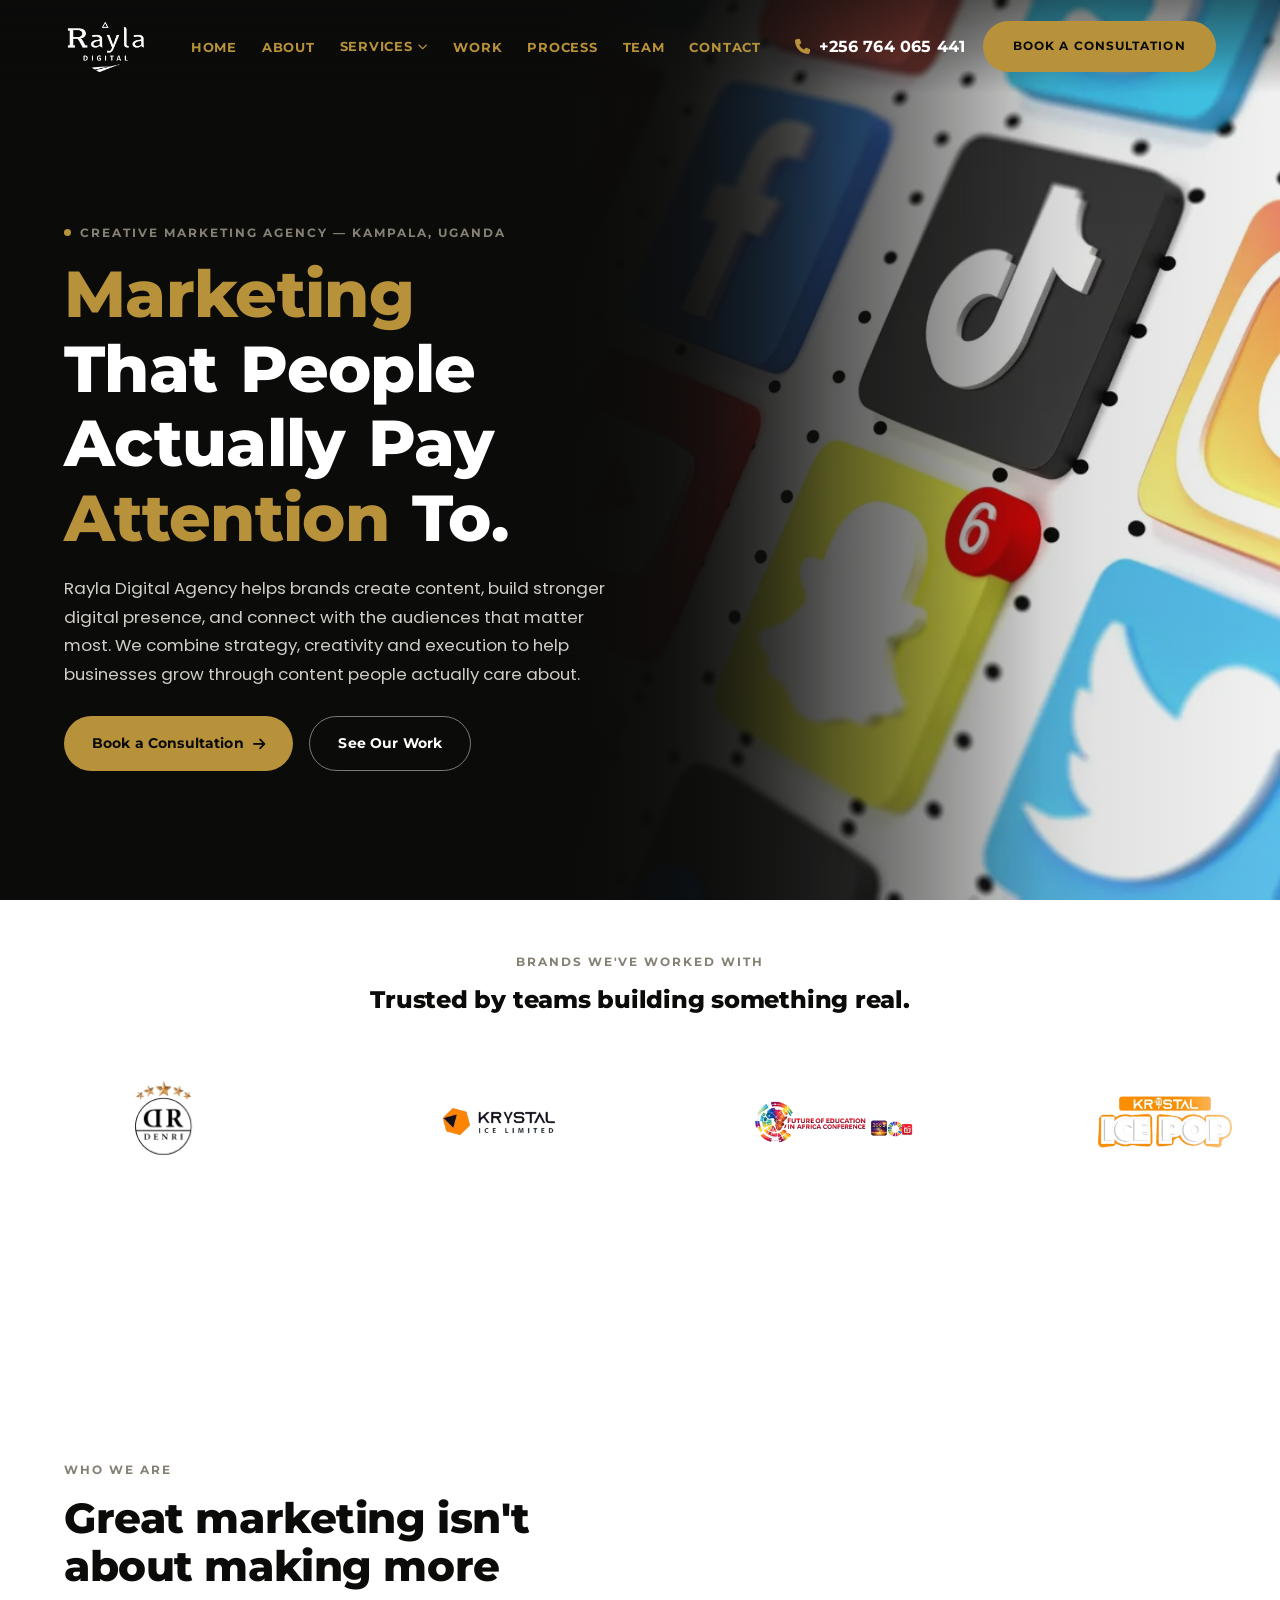
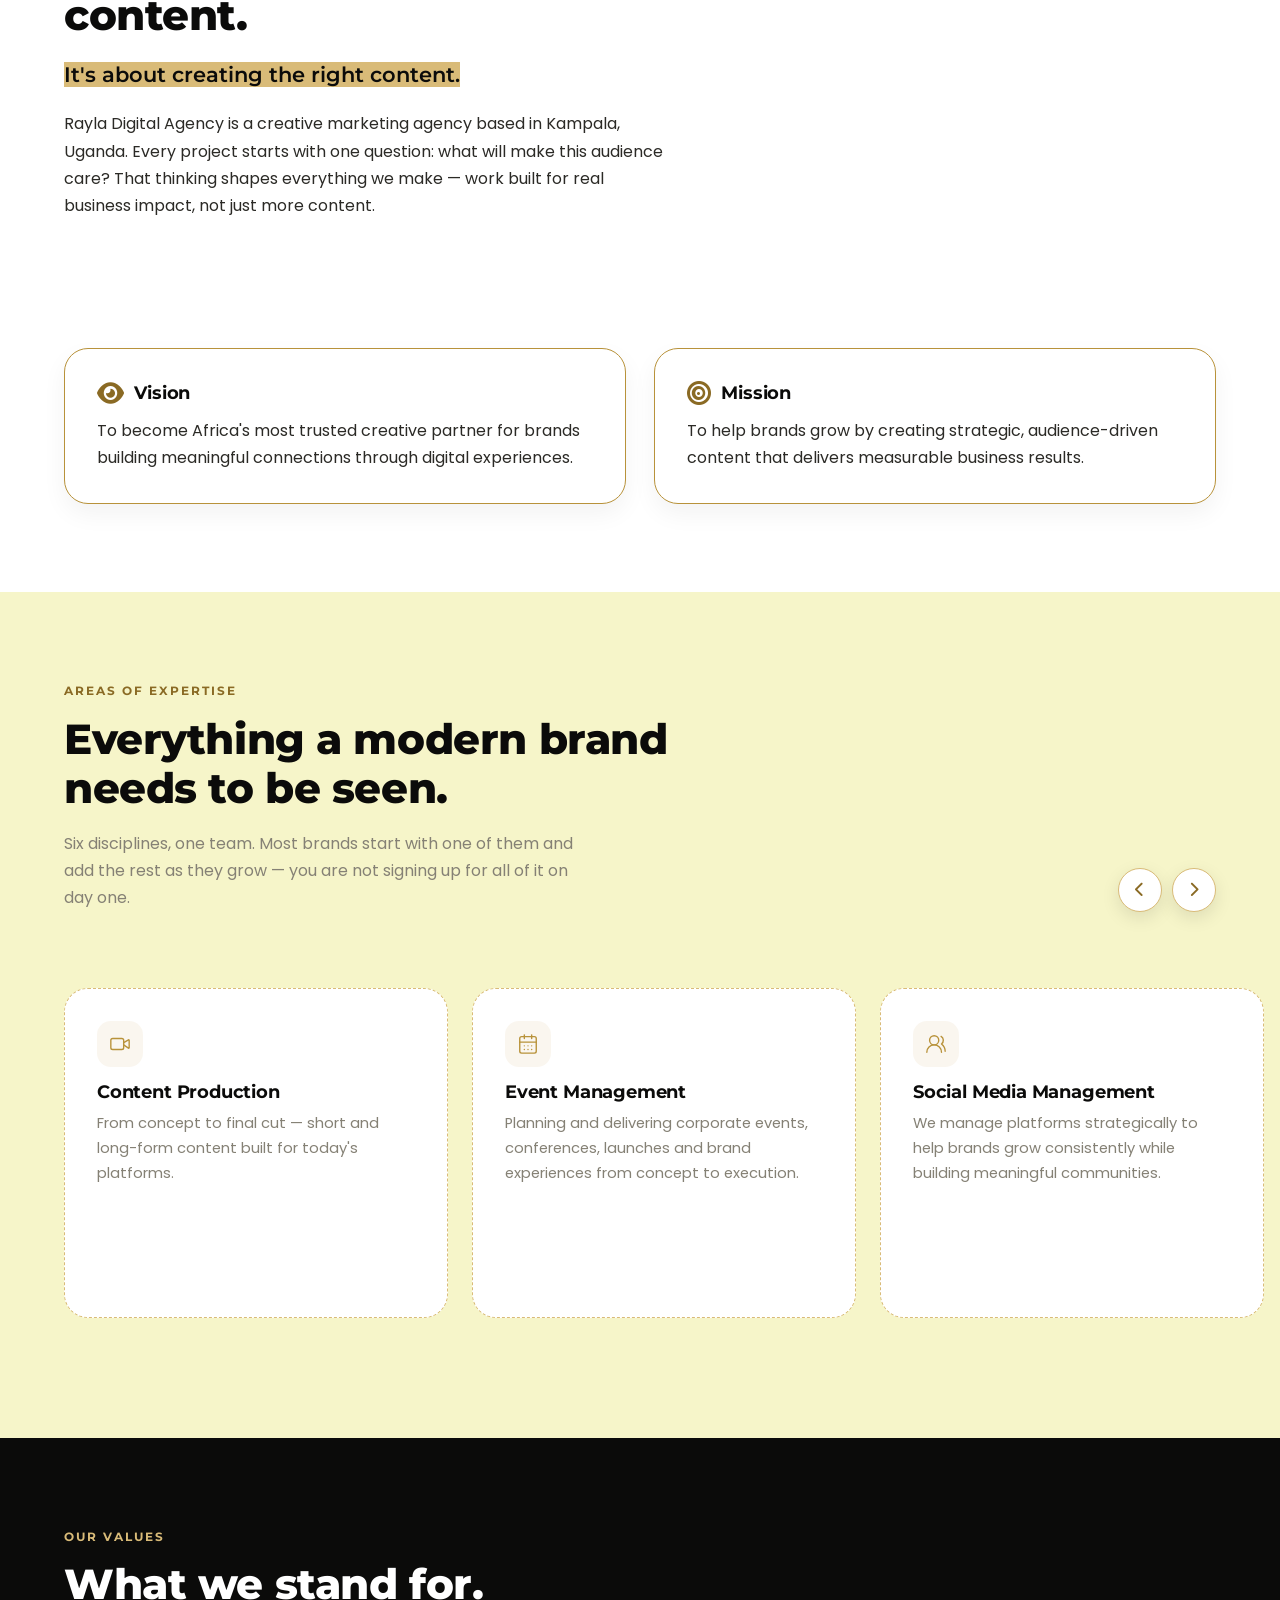
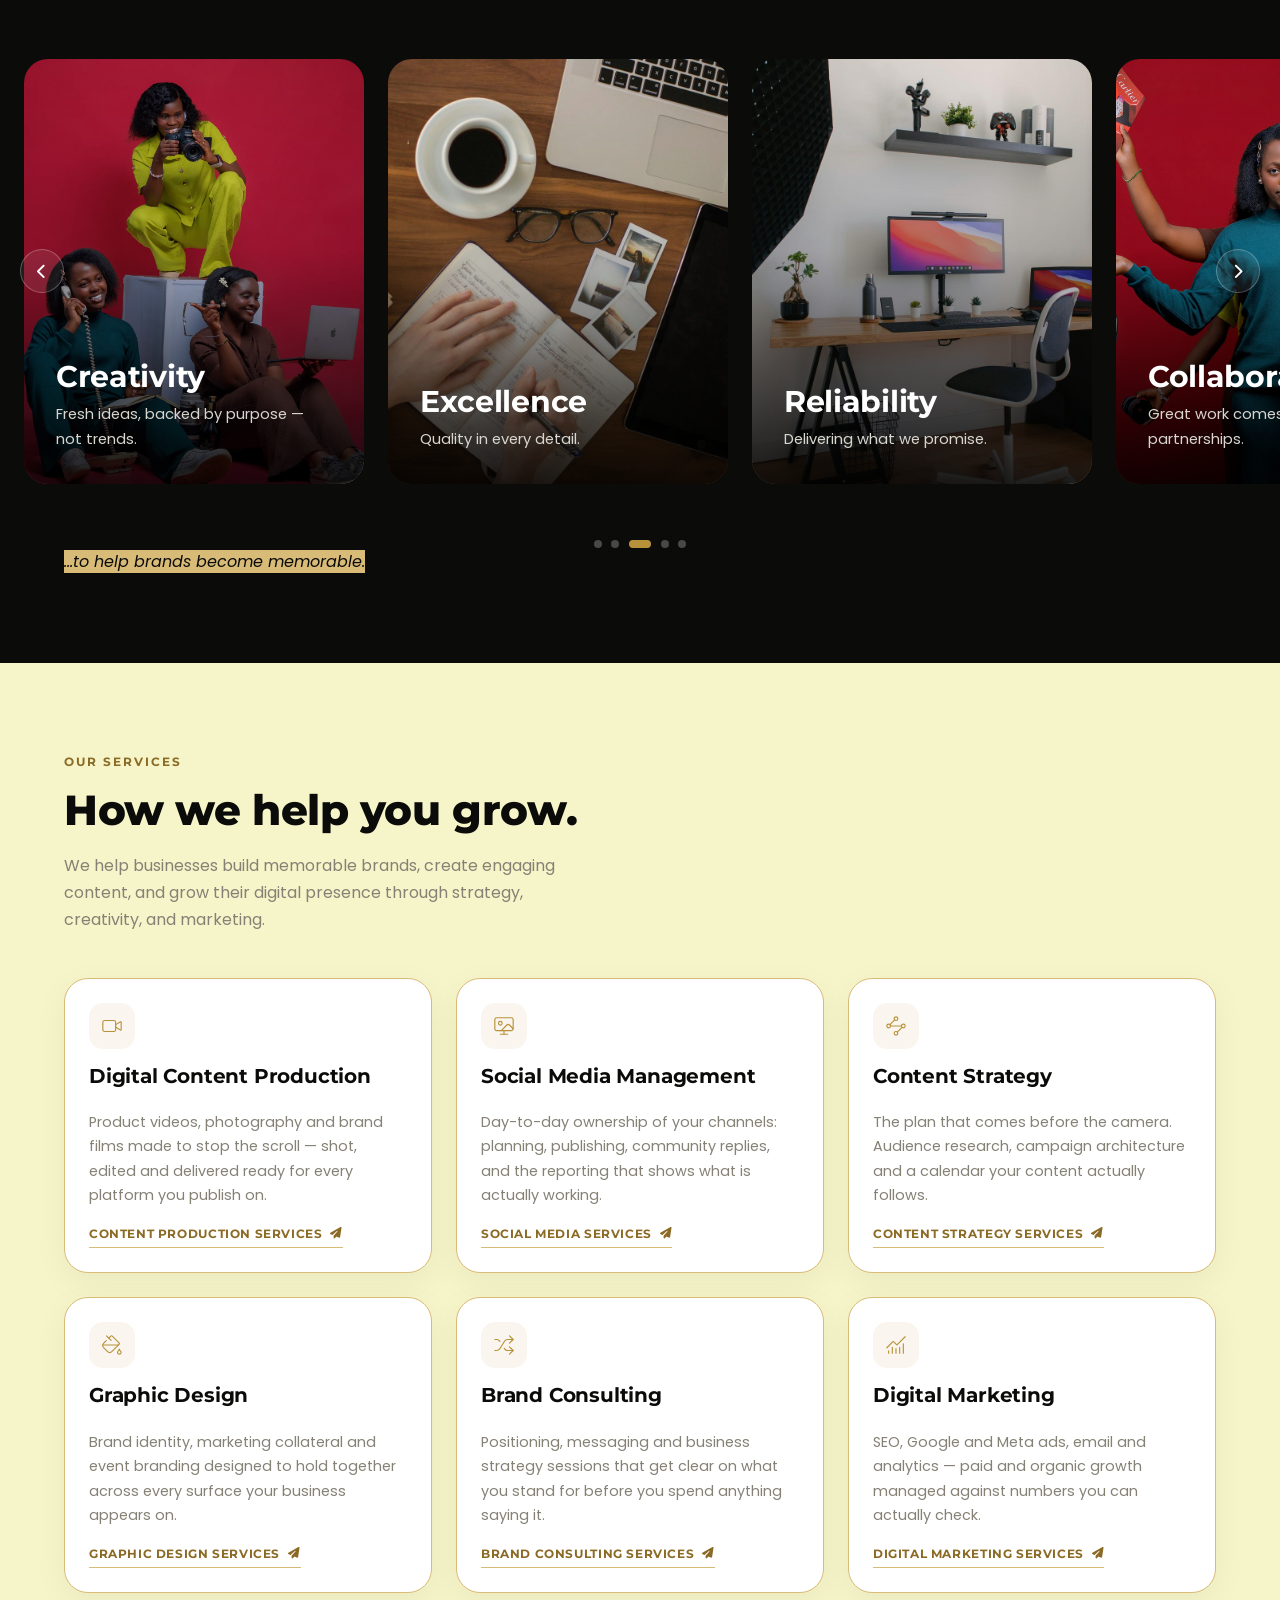
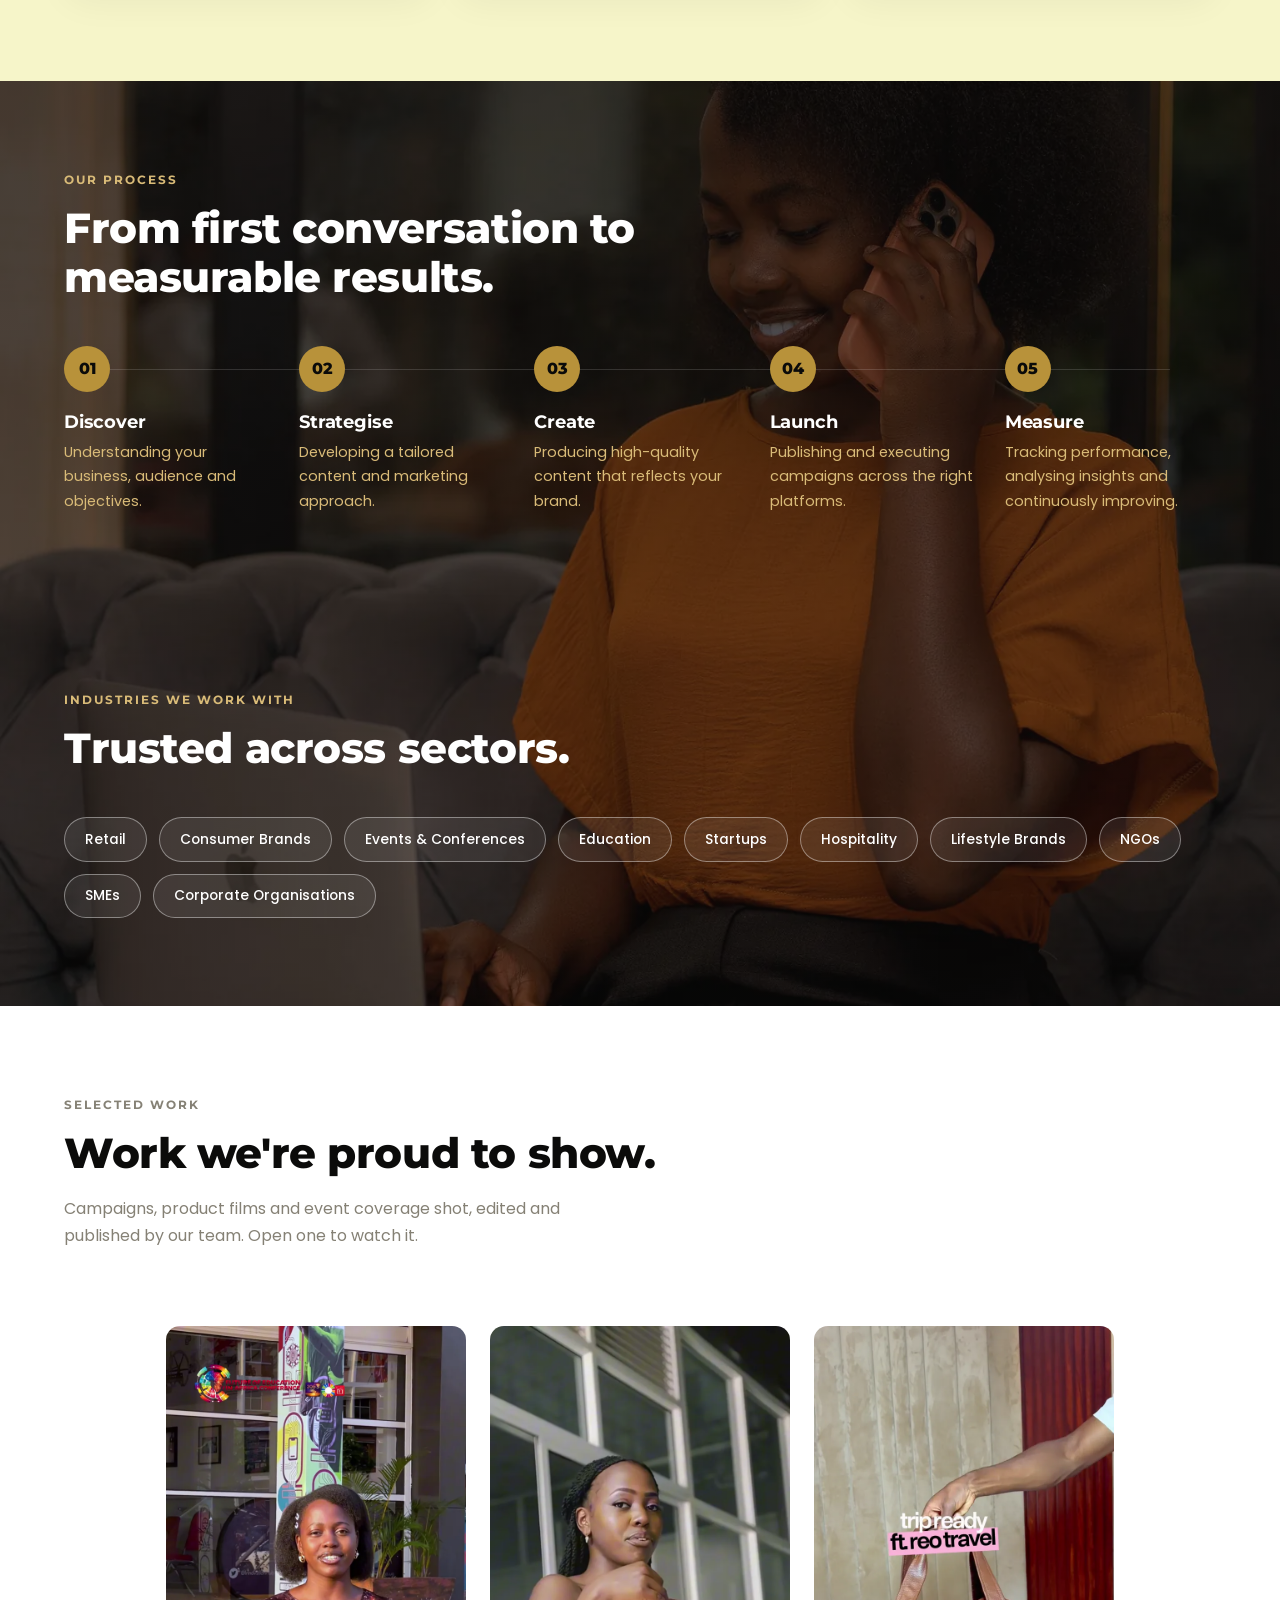
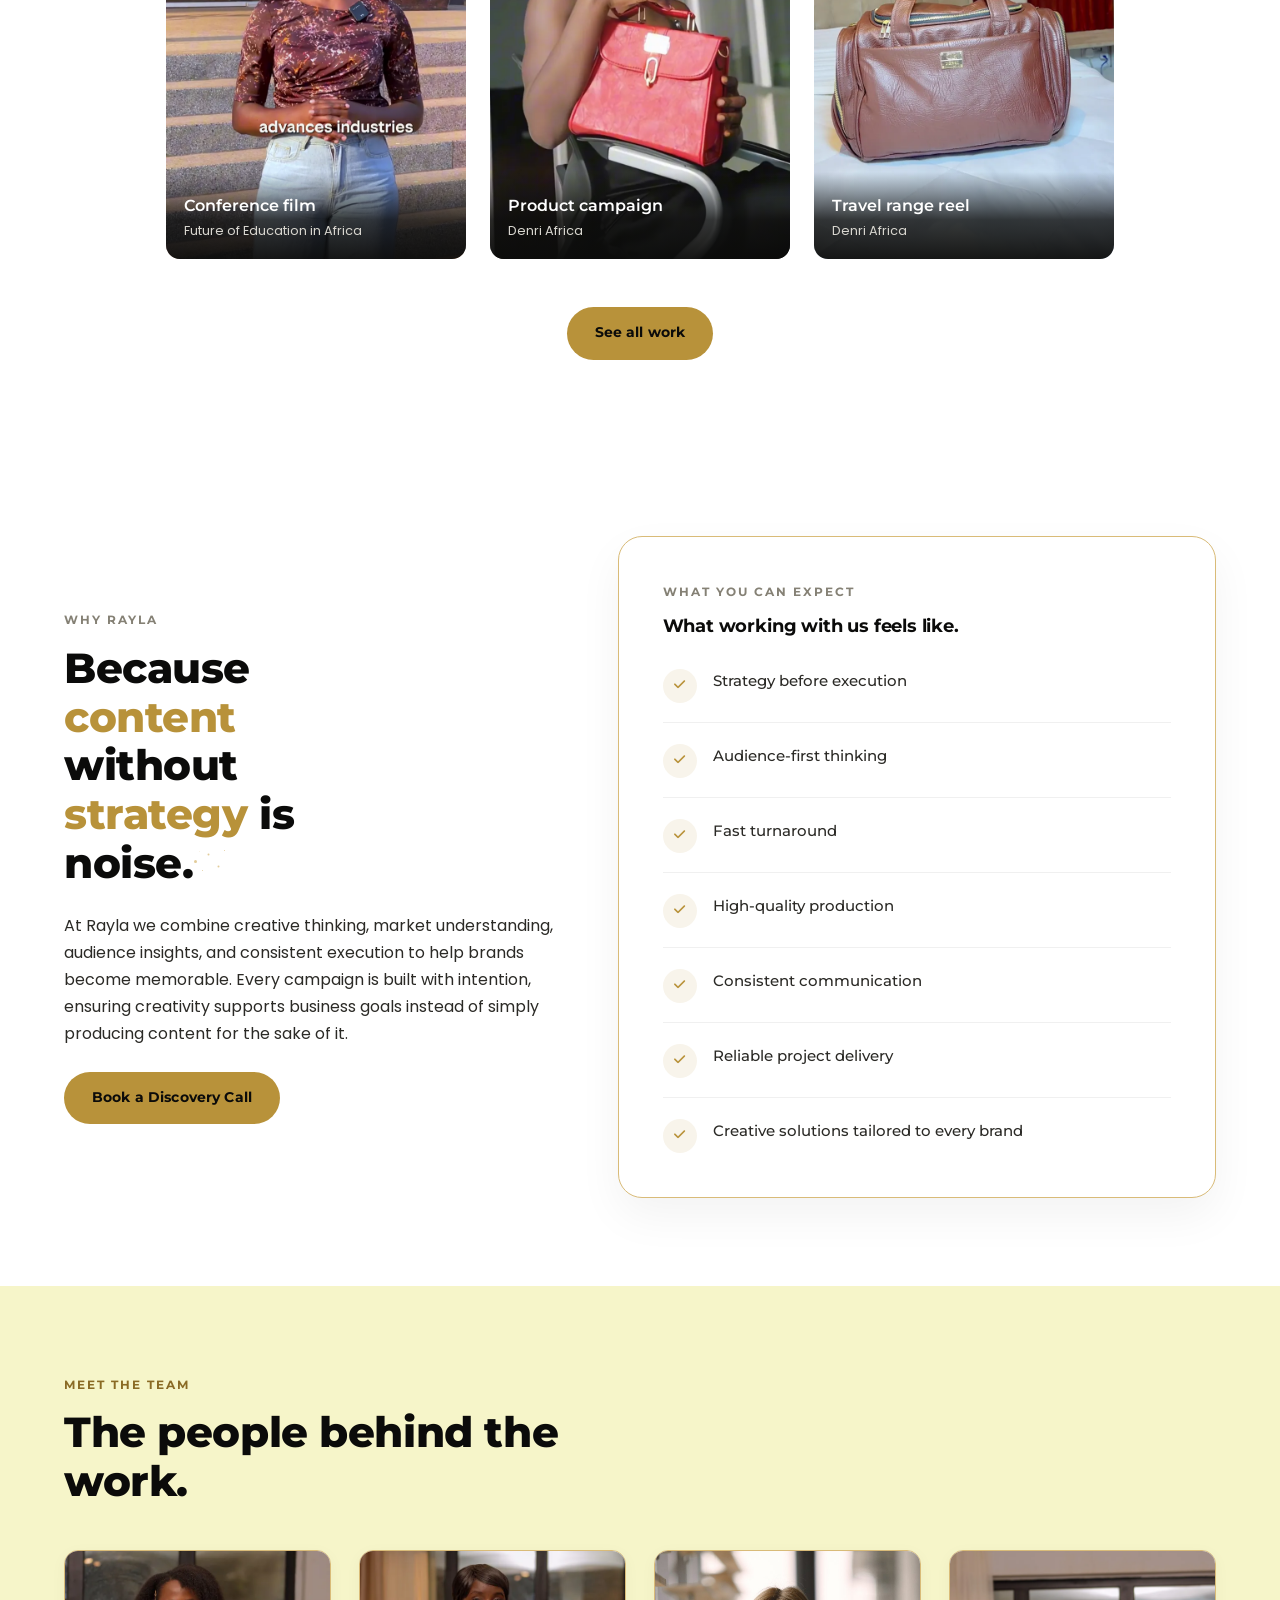
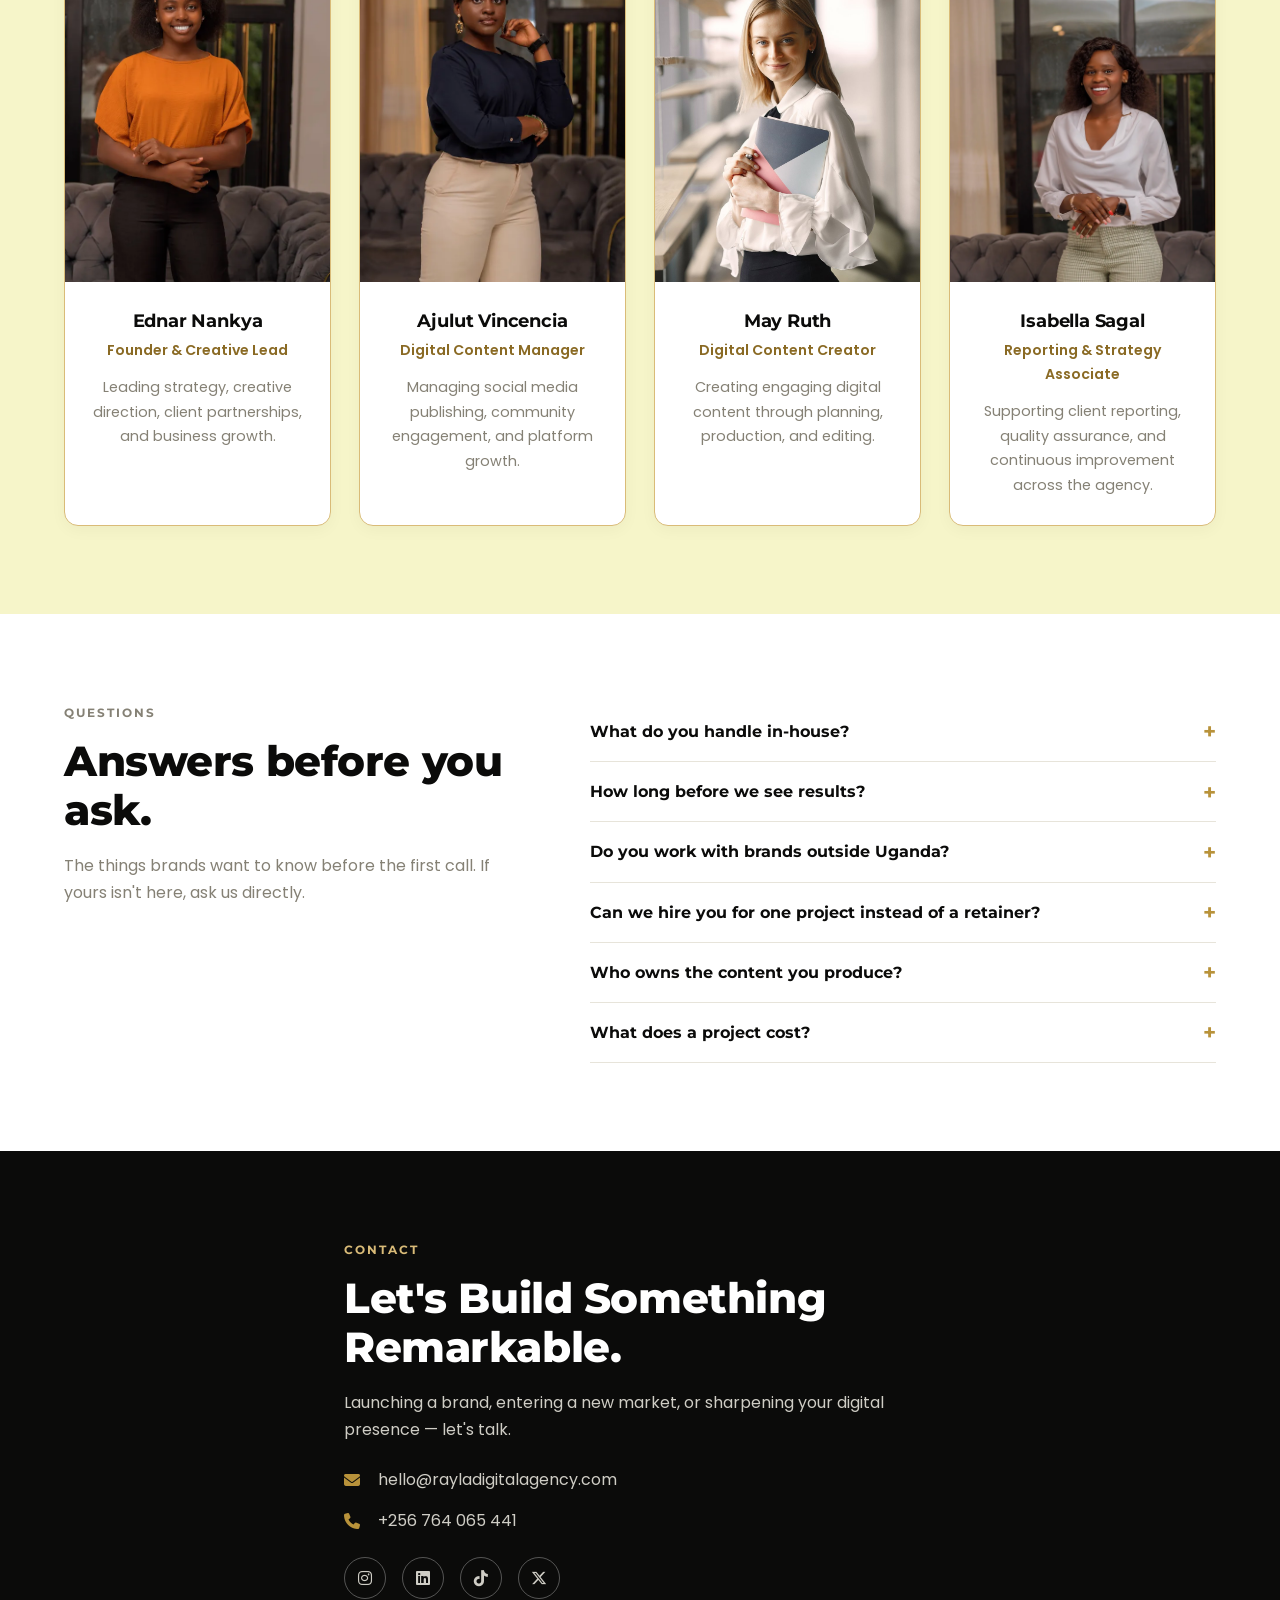
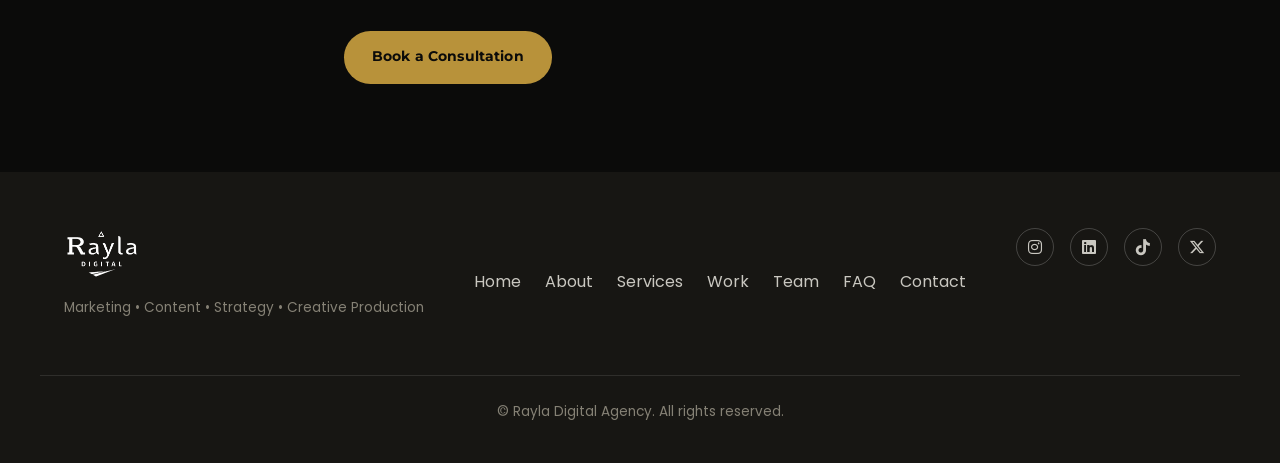
<file: index.html>
<!DOCTYPE html>
<html lang="en">
<head>
<meta charset="UTF-8">
<meta name="viewport" content="width=device-width, initial-scale=1.0">
<title>Rayla Digital Agency | Digital Marketing Agency in Kampala</title>
<meta name="description" content="Rayla Digital Agency is a Kampala-based creative marketing agency helping brands create content, build digital presence, and connect with the audiences that matter most.">
<link rel="canonical" href="https://www.rayladigitalagency.com/">

<!-- Open Graph -->
<meta property="og:type" content="website">
<meta property="og:site_name" content="Rayla Digital Agency">
<meta property="og:title" content="Rayla Digital Agency | Creative Marketing Agency in Kampala, Uganda">
<meta property="og:description" content="Rayla Digital Agency helps brands in Uganda and East Africa build content, strategy and digital presence that gets noticed.">
<meta property="og:url" content="https://www.rayladigitalagency.com/">
<meta property="og:image" content="https://www.rayladigitalagency.com/assests/images/og-cover.png">
<meta property="og:image:width" content="1200">
<meta property="og:image:height" content="630">
<meta property="og:locale" content="en_UG">

<!-- Twitter -->
<meta name="twitter:card" content="summary_large_image">
<meta name="twitter:title" content="Rayla Digital Agency | Creative Marketing Agency in Kampala, Uganda">
<meta name="twitter:description" content="Rayla Digital Agency helps brands in Uganda and East Africa build content, strategy and digital presence that gets noticed.">
<meta name="twitter:image" content="https://www.rayladigitalagency.com/assests/images/og-cover.png">

<!-- Favicons. Deliberately relative, not root-absolute: an href of
     "/favicon.ico" resolves against the filesystem root when the page is opened
     straight off disk with file://, which is how this site gets previewed, so
     the icon silently never loaded. Relative paths work both ways.
     The .svg is what modern browsers actually use - it carries its own
     prefers-color-scheme rule and inverts to white, so the black disc does not
     disappear into a dark tab bar. The .ico is the fallback for everything
     else, and holds 16/32/48 in the one file. -->
<link rel="icon" href="favicon.ico" sizes="32x32">
<link rel="icon" href="favicon.svg" type="image/svg+xml">
<link rel="apple-touch-icon" sizes="180x180" href="apple-touch-icon.png">
<link rel="manifest" href="site.webmanifest">
<meta name="theme-color" content="#0b0b0a">

<script type="application/ld+json">
{
  "@context": "https://schema.org",
  "@type": "AdvertisingAgency",
  "@id": "https://www.rayladigitalagency.com/#organization",
  "name": "Rayla Digital Agency",
  "url": "https://www.rayladigitalagency.com/",
  "logo": "https://www.rayladigitalagency.com/assests/images/RAYLALOGO2.png",
  "image": "https://www.rayladigitalagency.com/assests/images/og-cover.png",
  "description": "Rayla Digital Agency is a Kampala-based creative marketing agency helping brands build content, strategy and digital presence.",
  "email": "hello@rayladigitalagency.com",
  "telephone": "+256764065441",
  "address": { "@type": "PostalAddress", "addressLocality": "Kampala", "addressRegion": "Central Region", "addressCountry": "UG" },
  "geo": { "@type": "GeoCoordinates", "latitude": 0.3476, "longitude": 32.5825 },
  "areaServed": [
    { "@type": "City", "name": "Kampala" },
    { "@type": "Country", "name": "Uganda" },
    { "@type": "Place", "name": "East Africa" }
  ],
  "knowsAbout": [
    "Digital marketing",
    "Social media management",
    "Content strategy",
    "Graphic design",
    "Brand consulting",
    "Video and photo production"
  ],
  "hasOfferCatalog": {
    "@type": "OfferCatalog",
    "name": "Marketing and creative services",
    "itemListElement": [
      { "@type": "Offer", "itemOffered": { "@type": "Service", "name": "Digital content production", "url": "https://www.rayladigitalagency.com/pages/digital-content-production" } },
      { "@type": "Offer", "itemOffered": { "@type": "Service", "name": "Social media management", "url": "https://www.rayladigitalagency.com/pages/social-media-management" } },
      { "@type": "Offer", "itemOffered": { "@type": "Service", "name": "Content strategy", "url": "https://www.rayladigitalagency.com/pages/content-strategy" } },
      { "@type": "Offer", "itemOffered": { "@type": "Service", "name": "Graphic design", "url": "https://www.rayladigitalagency.com/pages/graphic-design" } },
      { "@type": "Offer", "itemOffered": { "@type": "Service", "name": "Brand consulting", "url": "https://www.rayladigitalagency.com/pages/brand-consulting" } },
      { "@type": "Offer", "itemOffered": { "@type": "Service", "name": "Digital marketing", "url": "https://www.rayladigitalagency.com/pages/digital-marketing" } }
    ]
  },
  "sameAs": [
    "https://www.instagram.com/rayladigitalagency",
    "https://www.linkedin.com/company/rayla-digital-agency/",
    "https://www.tiktok.com/@rayladigitalagency",
    "https://x.com/rayladigital"
  ]
}
</script>

<!-- FAQPage schema mirrors the #faq section below. Keep the two in sync: if a
     question changes there it has to change here, or search engines surface
     an answer the page no longer gives. -->
<script type="application/ld+json">
{
  "@context": "https://schema.org",
  "@type": "FAQPage",
  "mainEntity": [
    {
      "@type": "Question",
      "name": "What do you handle in-house?",
      "acceptedAnswer": { "@type": "Answer", "text": "Content production, social media management, content strategy, graphic design, brand consulting and digital marketing all sit with our own team. We bring in specialists for niche production work \u2014 and we tell you when we do." }
    },
    {
      "@type": "Question",
      "name": "How long before we see results?",
      "acceptedAnswer": { "@type": "Answer", "text": "Paid campaigns produce usable data within days. Organic reach and search compound over months. We set that expectation at the start rather than after the first invoice." }
    },
    {
      "@type": "Question",
      "name": "Do you work with brands outside Uganda?",
      "acceptedAnswer": { "@type": "Answer", "text": "Yes. We are based in Kampala and run remote engagements across East Africa and further afield. Production shoots are the only part that needs us in the room." }
    },
    {
      "@type": "Question",
      "name": "Can we hire you for one project instead of a retainer?",
      "acceptedAnswer": { "@type": "Answer", "text": "Yes. Launches, single campaigns and production shoots all work as standalone projects. A retainer makes sense once you are publishing continuously and want the strategy to carry between campaigns." }
    },
    {
      "@type": "Question",
      "name": "Who owns the content you produce?",
      "acceptedAnswer": { "@type": "Answer", "text": "You do. Final assets, raw files and any accounts we set up are handed over and stay yours, whether or not we keep working together." }
    },
    {
      "@type": "Question",
      "name": "What does a project cost?",
      "acceptedAnswer": { "@type": "Answer", "text": "Scope sets the price \u2014 volume of content, number of channels, and how much strategy the work needs up front. We quote after one conversation, not before it." }
    }
  ]
}
</script>

<!-- Google Fonts: Montserrat (display) + Poppins (body) — set by the client's brand brief -->
<link rel="preconnect" href="https://fonts.googleapis.com">
<link rel="preconnect" href="https://fonts.gstatic.com" crossorigin>
<!-- <link href="https://fonts.googleapis.com/css2?family=Montserrat:wght@500;600;700;800;900&family=Poppins:wght@300;400;500;600;700&display=swap" rel="stylesheet"> -->
<link href="https://fonts.googleapis.com/css2?family=Montserrat:wght@700;800&family=Poppins:wght@400;500;600&display=swap" rel="stylesheet">
<!-- Font Awesome (icons only — no images depend on this) -->
<link rel="stylesheet" href="https://cdnjs.cloudflare.com/ajax/libs/font-awesome/6.5.1/css/all.min.css">
<link rel="stylesheet" href="css/style.css">
</head>
<body>

<a href="#main" class="skip-link">Skip to content</a>

<!-- ============================= HEADER / NAV ============================= -->
<!-- .over-hero: the homepage bar has no ground of its own - the hero photo
     runs up underneath it, so the only edge on the page is the one the image
     makes. script.js swaps in .is-scrolled (solid black) once you leave the
     hero, which is what keeps the links readable over the sections below. -->
<header class="site-header over-hero" id="top">
  <div class="container header-inner">
    <a href="#top" class="logo"><img src="assests/images/RAYLALOGO2.png" alt="Rayla Digital Agency"></a>

    <!-- TODO: placeholder number. The repo currently carries two different
         forms - this one and the JSON-LD at the top of the file (+256746065441,
         middle digits transposed). Confirm the real number and reconcile all
         three call sites: here, .nav-phone below, and the JSON-LD. -->
    <!-- Tap-to-call for small screens only. It sits outside .main-nav on
         purpose: the drawer is closed by default, and a phone number the
         visitor has to open a menu to find is a phone number nobody calls.
         Styling already existed (.mobile-call-btn) - this is the markup it
         was written for. -->
    <a href="tel:+256764065441" class="mobile-call-btn" aria-label="Call Rayla Digital Agency"><i class="fa-solid fa-phone"></i></a>

    <input type="checkbox" id="nav-toggle" class="nav-toggle">
    <label for="nav-toggle" class="nav-toggle-label" aria-label="Toggle menu">
      <span></span>
    </label>

    <nav class="main-nav">
      <ul>
        <li><a href="#home">Home</a></li>
        <li><a href="#about">About</a></li>
        <!-- Services opens a mega-menu: the keyword lists that used to sit
             inside the service cards live here now, so the detail is
             navigable instead of decorative. Opening is pure CSS (hover +
             :focus-within on desktop, the #mega-toggle checkbox on mobile),
             matching the #nav-toggle pattern - JS only resets it. -->
        <li class="has-mega">
          <input type="checkbox" id="mega-toggle" class="mega-toggle">
          <a href="#services" class="mega-trigger">Services</a>
          <label for="mega-toggle" class="mega-toggle-label" aria-label="Toggle services menu">
            <i class="fa-solid fa-chevron-down"></i>
          </label>
          <div class="mega-panel">
            <div class="container mega-grid">
          <!-- Mobile only (.mega-all is display:none above 1024px). In the drawer
               the row above is the accordion toggle, so the overview page needs
               its own way in. -->
          <a href="#services" class="mega-all"><i class="fa-solid fa-chevron-right"></i> All Services</a>
          <div class="mega-col">
            <input type="checkbox" id="mega-col-content" class="mega-col-toggle">
            <label for="mega-col-content" class="mega-col-head"><span class="mega-col-icon"><svg xmlns="http://www.w3.org/2000/svg" width="20" height="20" viewBox="0 0 24 24" fill="none" stroke="currentColor" stroke-width="1.5" stroke-linecap="round" stroke-linejoin="round"><path d="m16 13 5.223 3.482a.5.5 0 0 0 .777-.416V7.87a.5.5 0 0 0-.752-.432L16 10.5"/><rect x="2" y="6" width="14" height="12" rx="2"/></svg></span> Content &amp; Production<i class="fa-solid fa-chevron-down mega-col-caret"></i></label>
            <ul>
              <li><a href="pages/digital-content-production#product-videos"><i class="fa-solid fa-chevron-right"></i> Product Videos</a></li>
              <li><a href="pages/digital-content-production#photography"><i class="fa-solid fa-chevron-right"></i> Photography</a></li>
              <li><a href="pages/digital-content-production#commercials"><i class="fa-solid fa-chevron-right"></i> Commercials</a></li>
              <li><a href="pages/digital-content-production#brand-films"><i class="fa-solid fa-chevron-right"></i> Brand Films</a></li>
              <li><a href="pages/content-strategy#content-planning"><i class="fa-solid fa-chevron-right"></i> Content Planning</a></li>
              <li><a href="pages/content-strategy#campaign-strategy"><i class="fa-solid fa-chevron-right"></i> Campaign Strategy</a></li>
              <li><a href="pages/content-strategy#audience-research"><i class="fa-solid fa-chevron-right"></i> Audience Research</a></li>
            </ul>
          </div>
          <div class="mega-col">
            <input type="checkbox" id="mega-col-brand" class="mega-col-toggle">
            <label for="mega-col-brand" class="mega-col-head"><span class="mega-col-icon"><svg xmlns="http://www.w3.org/2000/svg" width="20" height="20" viewBox="0 0 24 24" fill="none" stroke="currentColor" stroke-width="1.5" stroke-linecap="round" stroke-linejoin="round"><path d="M11 7 6 2"/><path d="M18.992 12H2.041"/><path d="M21.145 18.38A3.34 3.34 0 0 1 20 16.5a3.3 3.3 0 0 1-1.145 1.88c-.575.46-.855 1.02-.855 1.595A2 2 0 0 0 20 22a2 2 0 0 0 2-2.025c0-.58-.285-1.13-.855-1.595"/><path d="m8.5 4.5 2.148-2.148a1.205 1.205 0 0 1 1.704 0l7.296 7.296a1.205 1.205 0 0 1 0 1.704l-7.592 7.592a3.615 3.615 0 0 1-5.112 0l-3.888-3.888a3.615 3.615 0 0 1 0-5.112L5.67 7.33"/></svg></span> Brand &amp; Design<i class="fa-solid fa-chevron-down mega-col-caret"></i></label>
            <ul>
              <li><a href="pages/graphic-design#corporate-branding"><i class="fa-solid fa-chevron-right"></i> Corporate Branding</a></li>
              <li><a href="pages/graphic-design#marketing-materials"><i class="fa-solid fa-chevron-right"></i> Marketing Materials</a></li>
              <li><a href="pages/graphic-design#social-graphics"><i class="fa-solid fa-chevron-right"></i> Social Media Graphics</a></li>
              <li><a href="pages/graphic-design#event-branding"><i class="fa-solid fa-chevron-right"></i> Event Branding</a></li>
              <li><a href="pages/brand-consulting#brand-positioning"><i class="fa-solid fa-chevron-right"></i> Brand Positioning</a></li>
              <li><a href="pages/brand-consulting#business-strategy"><i class="fa-solid fa-chevron-right"></i> Business Strategy</a></li>
              <li><a href="pages/brand-consulting#marketing-consultation"><i class="fa-solid fa-chevron-right"></i> Marketing Consultation</a></li>
            </ul>
          </div>
          <div class="mega-col">
            <input type="checkbox" id="mega-col-growth" class="mega-col-toggle">
            <label for="mega-col-growth" class="mega-col-head"><span class="mega-col-icon"><svg xmlns="http://www.w3.org/2000/svg" width="20" height="20" viewBox="0 0 24 24" fill="none" stroke="currentColor" stroke-width="1.5" stroke-linecap="round" stroke-linejoin="round"><path d="M12 16v5"/><path d="M16 14.639V21"/><path d="M20 10.656V21"/><path d="m22 3-8.646 8.646a.5.5 0 0 1-.708 0L9.354 8.354a.5.5 0 0 0-.707 0L2 15"/><path d="M4 18.463V21"/><path d="M8 14.656V21"/></svg></span> Growth &amp; Marketing<i class="fa-solid fa-chevron-down mega-col-caret"></i></label>
            <ul>
              <li><a href="pages/digital-marketing#seo"><i class="fa-solid fa-chevron-right"></i> SEO</a></li>
              <li><a href="pages/digital-marketing#google-ads"><i class="fa-solid fa-chevron-right"></i> Google Ads</a></li>
              <li><a href="pages/digital-marketing#meta-ads"><i class="fa-solid fa-chevron-right"></i> Meta Ads</a></li>
              <li><a href="pages/digital-marketing#email-marketing"><i class="fa-solid fa-chevron-right"></i> Email Marketing</a></li>
              <li><a href="pages/digital-marketing#analytics"><i class="fa-solid fa-chevron-right"></i> Analytics</a></li>
              <li><a href="pages/social-media-management#platforms"><i class="fa-solid fa-chevron-right"></i> Social Media Management</a></li>
              <li><a href="pages/social-media-management#brand-management"><i class="fa-solid fa-chevron-right"></i> Brand Management</a></li>
            </ul>
          </div>
            </div>
          </div>
        </li>
        <li><a href="pages/work">Work</a></li>
        <li><a href="#process">Process</a></li>
        <li><a href="#team">Team</a></li>
        <li><a href="#contact">Contact</a></li>
      </ul>
      <!-- Desktop counterpart of .mobile-call-btn above - the two never show
           at the same time, so there is exactly one call affordance per
           breakpoint rather than two competing ones. -->
      <a href="tel:+256764065441" class="nav-phone"><i class="fa-solid fa-phone"></i><span>+256 764 065 441</span></a>
      <button type="button" class="btn btn-gold btn-sm nav-cta" data-open-modal="discovery-modal">Book a Consultation</button>
    </nav>
  </div>
</header>

<main id="main">

<!-- ============================= HERO ============================= -->
<!-- Signature element: a split screen. The copy holds a black column to
     itself while the photo runs full-bleed off the right edge — the agency's
     subject (social content) shown rather than described. The seam is
     deliberately absent: .hero-media-overlay is a left-to-right gradient, so
     the photo emerges out of the black instead of butting against it. That
     gradient is also what guarantees headline contrast, which is why the
     image itself is left almost untouched rather than darkened. -->
<section class="hero" id="home">
  <!-- Photo: Shutter Speed on Unsplash. Decorative — the h1 carries the
       meaning — so the whole layer is aria-hidden and the alt is empty. -->
  <div class="hero-media" aria-hidden="true">
    <img src="assests/images/rayla-hero-social-icons.webp" alt="" class="hero-media-img">
    <div class="hero-media-overlay"></div>
  </div>

  <div class="hero-layout">
    
  <div class="hero-inner">
    <p class="eyebrow reveal" style="--d:0">Creative Marketing Agency — Kampala, Uganda</p>
    <h1 class="hero-title reveal" style="--d:1"><span class="text-gold">Marketing</span> That People Actually Pay <span class="text-gold">Attention</span> To.</h1>
    <p class="hero-sub reveal" style="--d:2">Rayla Digital Agency helps brands create content, build stronger digital presence, and connect with the audiences that matter most. We combine strategy, creativity and execution to help businesses grow through content people actually care about.</p>
    <div class="hero-actions reveal" style="--d:3">
      <button type="button" class="btn btn-gold" data-open-modal="discovery-modal">Book a Consultation <i class="fa-solid fa-arrow-right"></i></button>
      <a href="#work" class="btn btn-outline-light">See Our Work</a>
    </div>
    
  </div>
   
  </div>
</section>

<section class="client-logos section" id="brands">
  <div class="container">
    <div class="section-head">
      <p class="eyebrow">Brands We've Worked With</p>
      <h2>Trusted by teams building something real.</h2>
    </div>
  </div>
  <div class="logo-marquee">
    <div class="logo-track">
      <div class="logo-item"><img src="assests/images/logo-denri.png" alt="Denri Africa Uganda" loading="lazy"></div>
      <div class="logo-item"><img src="assests/images/logo-krystal-ice.png" alt="Krystal Ice Limited" loading="lazy"></div>
      <div class="logo-item"><img src="assests/images/logo-future-education.png" alt="Future of Education in Africa Conference" loading="lazy"></div>
      <div class="logo-item"><img src="assests/images/logo-krystal-icepop.png" alt="Krystal Ice Pop" loading="lazy"></div>
      <div class="logo-item" aria-hidden="true"><img src="assests/images/logo-denri.png" alt="" loading="lazy"></div>
      <div class="logo-item" aria-hidden="true"><img src="assests/images/logo-krystal-ice.png" alt="" loading="lazy"></div>
      <div class="logo-item" aria-hidden="true"><img src="assests/images/logo-future-education.png" alt="" loading="lazy"></div>
      <div class="logo-item" aria-hidden="true"><img src="assests/images/logo-krystal-icepop.png" alt="" loading="lazy"></div>
    </div>
  </div>
</section>

<!-- ============================= WHO WE ARE ============================= -->
<!-- ============================= ABOUT (merged Who We Are + About Us) ============================= -->
<section class="who-we-are section" id="about">
  <div class="container two-col">
    <div class="who-text">
      <p class="eyebrow">Who We Are</p>
      <h2>Great marketing isn't about making more content.</h2>
      <p class="lead-quote"> <span class="highlight">It's about creating the right content.</span></p>
      <p>Rayla Digital Agency is a creative marketing agency based in Kampala, Uganda. Every project starts with one question: what will make this audience care? That thinking shapes everything we make — work built for real business impact, not just more content.</p>
    </div>
    <div class="who-media">
      
      <div class="shatter-grid">
        <div class="shatter-piece" style="--col:0; --row:0;"></div>
        <div class="shatter-piece" style="--col:1; --row:0;"></div>
        <div class="shatter-piece" style="--col:2; --row:0;"></div>
        <div class="shatter-piece" style="--col:0; --row:1;"></div>
        <div class="shatter-piece" style="--col:1; --row:1;"></div>
        <div class="shatter-piece" style="--col:2; --row:1;"></div>
        <div class="shatter-piece" style="--col:0; --row:2;"></div>
        <div class="shatter-piece" style="--col:1; --row:2;"></div>
        <div class="shatter-piece" style="--col:2; --row:2;"></div>
        <div class="shatter-piece" style="--col:0; --row:3;"></div>
        <div class="shatter-piece" style="--col:1; --row:3;"></div>
        <div class="shatter-piece" style="--col:2; --row:3;"></div>
      </div>
    </div>
    
  </div>
  <div class="container">
    <div class="vm-grid">
      <div class="vm-card">
        <div class="vm-card-head">
          <i class="fa-solid fa-eye"></i>
          <h3>Vision</h3>
        </div>
        <p>To become Africa's most trusted creative partner for brands building meaningful connections through digital experiences.</p>
      </div>
      <div class="vm-card">
        <div class="vm-card-head">
          <i class="fa-solid fa-bullseye"></i>
          <h3>Mission</h3>
        </div>
        <p>To help brands grow by creating strategic, audience-driven content that delivers measurable business results.</p>
      </div>
    </div>
  </div>
</section>


<!-- ============================= WHAT WE DO ============================= -->
<section class="what-we-do section section-tint">

  <div class="container">
    <div class="expertise-head">
      <div class="section-head">
        <p class="eyebrow">Areas of Expertise</p>
        <h2>Everything a modern brand needs to be seen.</h2>
        <p class="section-lead">Six disciplines, one team. Most brands start with one of them and add the rest as they grow &mdash; you are not signing up for all of it on day one.</p>
      </div>

      <!-- The arrows live beside the heading rather than over the cards. On the
           values carousel below they sit on top of photographs, which is where
           an overlaid arrow belongs; here the same position lands them on body
           copy and hides the first words of the opening card. Moving them up
           also gives the empty right half of the head something to do. The
           track names this container the way it names its dots - see data-nav
           in js/script.js. -->
      <div class="carousel-nav" id="expertise-nav">
        <button type="button" class="carousel-arrow carousel-arrow-light carousel-arrow-prev" aria-label="Previous areas of expertise">
          <i class="fa-solid fa-chevron-left"></i>
        </button>
        <button type="button" class="carousel-arrow carousel-arrow-light carousel-arrow-next" aria-label="Next areas of expertise">
          <i class="fa-solid fa-chevron-right"></i>
        </button>
      </div>
    </div>
  </div>

  <!-- Six cards at the reference's card width come to well over 2300px, so the
       row scrolls rather than shrinking the cards to fit. Same component as the
       values carousel below (.carousel-track-wrap / .carousel-track), with its
       arrows lifted into the section head above; it carries no data-autoplay,
       so unlike that one it only moves when the reader moves it. Below 640px
       the track becomes a plain stacked column. -->
  <div class="carousel-track-wrap">
    <div class="carousel-track expertise-track" id="expertise-carousel" data-nav="expertise-nav">
      <div class="service-card">
        <div class="service-icon"><svg xmlns="http://www.w3.org/2000/svg" viewBox="0 0 24 24" fill="none" stroke="currentColor" stroke-width="1.5" stroke-linecap="round" stroke-linejoin="round" aria-hidden="true"><path d="m16 13 5.223 3.482a.5.5 0 0 0 .777-.416V7.87a.5.5 0 0 0-.752-.432L16 10.5"/><rect x="2" y="6" width="14" height="12" rx="2"/></svg></div>
        <h3>Content Production</h3>
        <p>From concept to final cut — short and long-form content built for today's platforms.</p>
      </div>
      <div class="service-card">
        <div class="service-icon"><svg xmlns="http://www.w3.org/2000/svg" viewBox="0 0 24 24" fill="none" stroke="currentColor" stroke-width="1.5" stroke-linecap="round" stroke-linejoin="round" aria-hidden="true"><path d="M8 2v4"/><path d="M16 2v4"/><rect width="18" height="18" x="3" y="4" rx="2"/><path d="M3 10h18"/><path d="M8 14h.01"/><path d="M12 14h.01"/><path d="M16 14h.01"/><path d="M8 18h.01"/><path d="M12 18h.01"/><path d="M16 18h.01"/></svg></div>
        <h3>Event Management</h3>
        <p>Planning and delivering corporate events, conferences, launches and brand experiences from concept to execution.</p>
      </div>
      <div class="service-card">
        <div class="service-icon"><svg xmlns="http://www.w3.org/2000/svg" viewBox="0 0 24 24" fill="none" stroke="currentColor" stroke-width="1.5" stroke-linecap="round" stroke-linejoin="round" aria-hidden="true"><path d="M18 21a8 8 0 0 0-16 0"/><circle cx="10" cy="8" r="5"/><path d="M22 20c0-3.37-2-6.5-4-8a5 5 0 0 0-.45-8.3"/></svg></div>
        <h3>Social Media Management</h3>
        <p>We manage platforms strategically to help brands grow consistently while building meaningful communities.</p>
      </div>
      <div class="service-card">
        <div class="service-icon"><svg xmlns="http://www.w3.org/2000/svg" viewBox="0 0 24 24" fill="none" stroke="currentColor" stroke-width="1.5" stroke-linecap="round" stroke-linejoin="round" aria-hidden="true"><path d="m10.586 5.414-5.172 5.172"/><path d="m18.586 13.414-5.172 5.172"/><path d="M6 12h12"/><circle cx="12" cy="20" r="2"/><circle cx="12" cy="4" r="2"/><circle cx="20" cy="12" r="2"/><circle cx="4" cy="12" r="2"/></svg></div>
        <h3>Content Strategy</h3>
        <p>Never content for content's sake — every piece is guided by audience behaviour, business goals, and platform trends.</p>
      </div>
      <div class="service-card">
        <div class="service-icon"><svg xmlns="http://www.w3.org/2000/svg" viewBox="0 0 24 24" fill="none" stroke="currentColor" stroke-width="1.5" stroke-linecap="round" stroke-linejoin="round" aria-hidden="true"><path d="M12 7v14"/><path d="M3 18a1 1 0 0 1-1-1V4a1 1 0 0 1 1-1h5a4 4 0 0 1 4 4 4 4 0 0 1 4-4h5a1 1 0 0 1 1 1v13a1 1 0 0 1-1 1h-6a3 3 0 0 0-3 3 3 3 0 0 0-3-3z"/></svg></div>
        <h3>Brand Storytelling</h3>
        <p>Communicating your value through compelling visuals and words.</p>
      </div>
      <div class="service-card">
        <div class="service-icon"><svg xmlns="http://www.w3.org/2000/svg" viewBox="0 0 24 24" fill="none" stroke="currentColor" stroke-width="1.5" stroke-linecap="round" stroke-linejoin="round" aria-hidden="true"><circle cx="12" cy="12" r="10"/><circle cx="12" cy="12" r="6"/><circle cx="12" cy="12" r="2"/></svg></div>
        <h3>Campaign Management</h3>
        <p>Planning and executing campaigns that increase awareness, engagement and conversions.</p>
      </div>
    </div>
  </div>
</section>


<!-- ============================= OUR VALUES (photo carousel) ============================= -->
<section class="our-values section section-dark">
  <div class="container">
    <div class="section-head">
    <p class="eyebrow eyebrow-gold">Our Values</p>
    <h2>What we stand for.</h2>
    </div>
  </div>

  <div class="carousel-track-wrap">
    <div class="carousel-track" id="why-rayla-carousel" data-autoplay data-dots="why-rayla-dots">
      <div class="carousel-slide">
        <img src="assests/images/Creativity.webp" alt="Rayla Digital Agency content planning and photo journal flatlay" loading="lazy">
        <div class="carousel-caption">
          <h3>Creativity</h3>
          <p>Fresh ideas, backed by purpose — not trends.</p>
        </div>
      </div>
      <div class="carousel-slide">
        <img src="assests/images/rayla-photo-journal-flatlay.jpeg" alt="Rayla Digital Agency content planning and photo journal flatlay" loading="lazy">
        <div class="carousel-caption">
          <h3>Excellence</h3>
          <p>Quality in every detail.</p>
        </div>
      </div>
      <div class="carousel-slide">
        <img src="assests/images/rayla-photo-studio-setup.jpeg" alt="Rayla Digital Agency studio production setup" loading="lazy">
        <div class="carousel-caption">
          <h3>Reliability</h3>
          <p>Delivering what we promise.</p>
        </div>
      </div>
      <div class="carousel-slide">
        <img src="assests/images/Collaboration.webp" alt="Rayla Digital Agency team collaborating on a campaign" loading="lazy">
        <div class="carousel-caption">
          <h3>Collaboration</h3>
          <p>Great work comes from great partnerships.</p>
        </div>
      </div>
      <div class="carousel-slide">
        <img src="assests/images/rayla-photo-social-review.jpeg" alt="Rayla Digital Agency reviewing social media performance" loading="lazy">
        <div class="carousel-caption">
          <h3>Growth</h3>
          <p>Continuously improving ourselves and the brands we serve.</p>
        </div>
      </div>
        
    </div>
    <button type="button" class="carousel-arrow carousel-arrow-prev" aria-label="Previous value">
          <i class="fa-solid fa-chevron-left"></i>
        </button>
        <button type="button" class="carousel-arrow carousel-arrow-next" aria-label="Next value">
          <i class="fa-solid fa-chevron-right"></i>
        </button>
  </div>
    <div class="carousel-dots" id="why-rayla-dots" role="tablist" aria-label="Value slides"></div>
  <div class="container">
    <p class="values-footer"><span class="highlight">…to help brands become memorable.</span></p>
  </div>
</section>



<section class="section section-tint" id="services">

    <div class="container">
      <div class="section-head">
        <p class="eyebrow">Our Services</p>
        <h2>How we help you grow.</h2>
        <p class="section-lead">We help businesses build memorable brands, create engaging content, and grow their digital presence through strategy, creativity, and marketing.</p>
      </div>


    <div class="services-grid">

        <!-- Card 1 -->

        <article class="services-feature-card">
            <div class="service-icon">
                <svg xmlns="http://www.w3.org/2000/svg" width="256" height="256" viewBox="0 0 24 24" fill="none" stroke="currentColor" stroke-width="1.25" stroke-linecap="round" stroke-linejoin="round" class="lucide lucide-video-icon lucide-video"><path d="m16 13 5.223 3.482a.5.5 0 0 0 .777-.416V7.87a.5.5 0 0 0-.752-.432L16 10.5"/><rect x="2" y="6" width="14" height="12" rx="2"/></svg>
                <!-- <i class="fa-solid fa-video"></i> -->
            </div>
              <h3>Digital Content Production</h3>
              <p class="service-desc">Product videos, photography and brand films made to stop the scroll &mdash; shot, edited and delivered ready for every platform you publish on.</p>
              <a class="service-link" href="pages/digital-content-production">Content Production Services
                <i class="fa-solid fa-paper-plane"></i>
              </a>
        </article>

        <!-- Card 2 -->
        <article class="services-feature-card">
            <div class="service-icon">
                <svg xmlns="http://www.w3.org/2000/svg" width="256" height="256" viewBox="0 0 24 24" fill="none" stroke="currentColor" stroke-width="1.25" stroke-linecap="round" stroke-linejoin="round" class="lucide lucide-wallpaper-icon lucide-wallpaper"><path d="M12 17v4"/><path d="M8 21h8"/><path d="m9 17 6.1-6.1a2 2 0 0 1 2.81.01L22 15"/><circle cx="8" cy="9" r="2"/><rect x="2" y="3" width="20" height="14" rx="2"/></svg>
                <!-- <i class="fa-solid fa-hashtag"></i> -->
            </div>
              <h3>Social Media Management</h3>
              <p class="service-desc">Day-to-day ownership of your channels: planning, publishing, community replies, and the reporting that shows what is actually working.</p>
              <a class="service-link" href="pages/social-media-management">Social Media Services
                <i class="fa-solid fa-paper-plane"></i>
              </a>
        </article>

        <!-- Card 3 -->

        <article class="services-feature-card">
            <div class="service-icon">
                <svg xmlns="http://www.w3.org/2000/svg" width="256" height="256" viewBox="0 0 24 24" fill="none" stroke="currentColor" stroke-width="1.25" stroke-linecap="round" stroke-linejoin="round" class="lucide lucide-waypoints-icon lucide-waypoints"><path d="m10.586 5.414-5.172 5.172"/><path d="m18.586 13.414-5.172 5.172"/><path d="M6 12h12"/><circle cx="12" cy="20" r="2"/><circle cx="12" cy="4" r="2"/><circle cx="20" cy="12" r="2"/><circle cx="4" cy="12" r="2"/></svg>
                <!-- <i class="fa-solid fa-compass"></i> -->
            </div>
              <h3>Content Strategy</h3>
              <p class="service-desc">The plan that comes before the camera. Audience research, campaign architecture and a calendar your content actually follows.</p>
              <a class="service-link" href="pages/content-strategy">Content Strategy Services
                <i class="fa-solid fa-paper-plane"></i>
              </a>
        </article>

        <!-- Card 4 -->

        <article class="services-feature-card">
            <div class="service-icon">
                <svg xmlns="http://www.w3.org/2000/svg" width="256" height="256" viewBox="0 0 24 24" fill="none" stroke="currentColor" stroke-width="1.25" stroke-linecap="round" stroke-linejoin="round" class="lucide lucide-paint-bucket-icon lucide-paint-bucket"><path d="M11 7 6 2"/><path d="M18.992 12H2.041"/><path d="M21.145 18.38A3.34 3.34 0 0 1 20 16.5a3.3 3.3 0 0 1-1.145 1.88c-.575.46-.855 1.02-.855 1.595A2 2 0 0 0 20 22a2 2 0 0 0 2-2.025c0-.58-.285-1.13-.855-1.595"/><path d="m8.5 4.5 2.148-2.148a1.205 1.205 0 0 1 1.704 0l7.296 7.296a1.205 1.205 0 0 1 0 1.704l-7.592 7.592a3.615 3.615 0 0 1-5.112 0l-3.888-3.888a3.615 3.615 0 0 1 0-5.112L5.67 7.33"/></svg>
                <!-- <i class="fa-solid fa-palette"></i> -->
            </div>
              <h3>Graphic Design</h3>

              <p class="service-desc">Brand identity, marketing collateral and event branding designed to hold together across every surface your business appears on.</p>
              <a class="service-link" href="pages/graphic-design">Graphic Design Services
                <i class="fa-solid fa-paper-plane"></i>
              </a>
        </article>

        <!-- Card 5 -->

        <article class="services-feature-card">
            <div class="service-icon">
              <svg xmlns="http://www.w3.org/2000/svg" width="256" height="256" viewBox="0 0 24 24" fill="none" stroke="currentColor" stroke-width="1.25" stroke-linecap="round" stroke-linejoin="round" class="lucide lucide-shuffle-icon lucide-shuffle"><path d="m18 14 4 4-4 4"/><path d="m18 2 4 4-4 4"/><path d="M2 18h1.973a4 4 0 0 0 3.3-1.7l5.454-8.6a4 4 0 0 1 3.3-1.7H22"/><path d="M2 6h1.972a4 4 0 0 1 3.6 2.2"/><path d="M22 18h-6.041a4 4 0 0 1-3.3-1.8l-.359-.45"/></svg>
                <!-- <i class="fa-solid fa-comments"></i> -->
            </div>
              <h3>Brand Consulting</h3>
              <p class="service-desc">Positioning, messaging and business strategy sessions that get clear on what you stand for before you spend anything saying it.</p>
              <a class="service-link" href="pages/brand-consulting">Brand Consulting Services
                <i class="fa-solid fa-paper-plane"></i>
              </a>
        </article>

        <!-- Card 6 -->

        <article class="services-feature-card">
            <div class="service-icon">
                <svg xmlns="http://www.w3.org/2000/svg" width="72" height="72" viewBox="0 0 24 24" fill="none" stroke="currentColor" stroke-width="1.25" stroke-linecap="round" stroke-linejoin="round" class="lucide lucide-chart-no-axes-combined-icon lucide-chart-no-axes-combined"><path d="M12 16v5"/><path d="M16 14.639V21"/><path d="M20 10.656V21"/><path d="m22 3-8.646 8.646a.5.5 0 0 1-.708 0L9.354 8.354a.5.5 0 0 0-.707 0L2 15"/><path d="M4 18.463V21"/><path d="M8 14.656V21"/></svg>
                <!-- <i class="fa-solid fa-bullhorn"></i> -->
            </div>
              <h3>Digital Marketing</h3>

              <p class="service-desc">SEO, Google and Meta ads, email and analytics &mdash; paid and organic growth managed against numbers you can actually check.</p>
              <a class="service-link" href="pages/digital-marketing">Digital Marketing Services
                <i class="fa-solid fa-paper-plane"></i>
              </a>
        </article>
    </div>
    </div>
    

</section>

<!-- ============================= PROCESS ============================= -->
<!-- Numbered on purpose — this is a genuine sequence, in the brief's own order -->
<div class="work work-bg">
<section class="process section" id="process">
  <div class="container">
    <div class="section-head">
      <p class="eyebrow eyebrow-gold">Our Process</p>
      <h2 class="text-light">From first conversation to measurable results.</h2>
    </div>
    <div class="process-track">
      <div class="process-step">
        <span class="step-num">01</span>
        <h3>Discover</h3>
        <p class="eyebrow-gold">Understanding your business, audience and objectives.</p>
      </div>
      <div class="process-step">
        <span class="step-num">02</span>
        <h3>Strategise</h3>
        <p class="eyebrow-gold">Developing a tailored content and marketing approach.</p>
      </div>
      <div class="process-step">
        <span class="step-num">03</span>
        <h3>Create</h3>
        <p class="eyebrow-gold">Producing high-quality content that reflects your brand.</p>
      </div>
      <div class="process-step">
        <span class="step-num">04</span>
        <h3>Launch</h3>
        <p class="eyebrow-gold">Publishing and executing campaigns across the right platforms.</p>
      </div>
      <div class="process-step">
        <span class="step-num">05</span>
        <h3>Measure</h3>
        <p class="eyebrow-gold">Tracking performance, analysing insights and continuously improving.</p>
      </div>
    </div>
  </div>
</section>




<!-- ============================= INDUSTRIES ============================= -->
<section class="section" id="work">
  <div class="work-overlay" aria-hidden="true"></div>
  <div class="container">
    <div class="section-head">
      <p class="eyebrow eyebrow-gold">Industries We Work With</p>
      <h2 class="text-light">Trusted across sectors.</h2>
    </div>
    <div class="pill-cloud">
      <span>Retail</span>
      <span>Consumer Brands</span>
      <span>Events &amp; Conferences</span>
      <span>Education</span>
      <span>Startups</span>
      <span>Hospitality</span>
      <span>Lifestyle Brands</span>
      <span>NGOs</span>
      <span>SMEs</span>
      <span>Corporate Organisations</span>
    </div>
  </div>
</section>
</div>
<!-- ============================= SELECTED WORK ============================= -->
<!-- Sits after the Process/Industries band and before "Why Rayla", so the page
     reads: how we work, who we work with, proof, why us. It cannot go inside
     that band - .work-bg wraps both of those sections in one photo background,
     and this section needs the white ground its cards were designed against.

     Posters only - there is no <video> element in this strip, so the section
     costs three WebP images on load however many case studies exist. The video
     itself is fetched only when a card is opened.

     The result/metrics row that used to close each story has been removed: no
     client has sent verified figures, and a public page is the wrong place to
     leave a number-shaped blank. Each story now runs brief then deliverables.

     TO DO (client): the "The brief" paragraphs are our own drafts, written from
     the footage and the delivery notes. Read them back to each client and
     correct anything they would not say themselves. -->
<section class="section case-studies" id="case-studies">
  <div class="container">
    <div class="section-head">
      <p class="eyebrow">Selected Work</p>
      <h2>Work we're proud to show.</h2>
      <p class="section-lead">Campaigns, product films and event coverage shot, edited and published by our team. Open one to watch it.</p>
    </div>
  </div>

  <!-- The values carousel's track markup, but with no arrows and no dots: three
       cards fit a desktop viewport, so both controls would sit there doing
       nothing. Below that width the track scrolls by swipe, and a card is 70vw
       so the next one always peeks in as the affordance. -->
  <div class="carousel-track-wrap">
    <div class="carousel-track" id="case-carousel">
      <div class="case-item">
        <button type="button" class="case-card" data-open-case
                data-client="Future of Education in Africa Conference"
                data-tag="Conference film"
                data-video="assests/videos/case-feia-conference.mp4">
          <img src="assests/images/case-feia-conference-poster.webp" alt="Presenter speaking to camera outside the Future of Education in Africa Conference venue" width="720" height="1280" loading="lazy">
          <span class="case-card-play" aria-hidden="true"><i class="fa-solid fa-play"></i></span>
          <span class="case-card-foot">
            <span class="case-card-client">Conference film</span>
            <span class="case-card-line">Future of Education in Africa</span>
          </span>
        </button>
        <!-- Read into the lightbox on open. Kept beside the button rather than
             inside it because a <button> may only contain phrasing content. -->
        <div class="case-story" hidden>
          <div class="case-story-block"><h3>The brief</h3><p>A conference is over the moment the room empties. The organisers needed the day to keep working afterwards &mdash; enough of the speakers, the venue and the mood in one short film that someone who missed it would understand what the event actually is, and watch for the next one.</p></div>
          <div class="case-story-block"><h3>What we made</h3><p>Filming on site at the venue, an edit cut for social, burned-in captions for sound-off viewing, and the conference's own branding on screen throughout.</p></div>
        </div>
      </div>

      <div class="case-item">
        <button type="button" class="case-card" data-open-case
                data-client="Denri Africa"
                data-tag="Product campaign"
                data-video="assests/videos/case-red-handbag.mp4">
          <img src="assests/images/case-red-handbag-poster.webp" alt="Model presenting a red Denri leather handbag against an office window" width="720" height="1280" loading="lazy">
          <span class="case-card-play" aria-hidden="true"><i class="fa-solid fa-play"></i></span>
          <span class="case-card-foot">
            <span class="case-card-client">Product campaign</span>
            <span class="case-card-line">Denri Africa</span>
          </span>
        </button>
        <!-- Read into the lightbox on open. Kept beside the button rather than
             inside it because a <button> may only contain phrasing content. -->
        <div class="case-story" hidden>
          <div class="case-story-block"><h3>The brief</h3><p>Denri wanted the red range read as workwear rather than occasionwear. That meant putting the bag inside a working day, carried instead of displayed, so someone scrolling could picture it in their own.</p></div>
          <div class="case-story-block"><h3>What we made</h3><p>A vertical product film shot on location, cut for Instagram and TikTok, with styling and art direction handled in house.</p></div>
        </div>
      </div>

      <div class="case-item">
        <button type="button" class="case-card" data-open-case
                data-client="Denri Africa"
                data-tag="Travel range reel"
                data-video="assests/videos/case-reo-travel.mp4">
          <img src="assests/images/case-reo-travel-poster.webp" alt="Denri leather travel bag being packed, with an animated title card reading trip ready" width="720" height="1280" loading="lazy">
          <span class="case-card-play" aria-hidden="true"><i class="fa-solid fa-play"></i></span>
          <span class="case-card-foot">
            <span class="case-card-client">Travel range reel</span>
            <span class="case-card-line">Denri Africa</span>
          </span>
        </button>
        <!-- Read into the lightbox on open. Kept beside the button rather than
             inside it because a <button> may only contain phrasing content. -->
        <div class="case-story" hidden>
          <div class="case-story-block"><h3>The brief</h3><p>A travel range needs somewhere to travel to. Made with Reo Travel, this one had to show the bags being packed and used rather than photographed, and land its point in the two seconds before a thumb moves on.</p></div>
          <div class="case-story-block"><h3>What we made</h3><p>A short travel-themed reel with animated title cards, produced with Reo Travel and cut to run as paid and organic social.</p></div>
        </div>
      </div>
    </div>
  </div>

  <div class="container case-studies-cta">
    <a href="pages/work" class="btn btn-gold">See all work</a>
  </div>
</section>

<!-- ============================= WHY CLIENTS CHOOSE US ============================= -->
<section class="why-rayla section">

   

    <div class="container">

        <div class="why-rayla-layout">

            <!-- =========================
                 LEFT SIDE
            ========================== -->

            <div class="why-rayla-content">

                <p class="eyebrow">Why Rayla</p>

                <h2>Because <span class="text-gold">content</span> without <span class="text-gold">strategy</span> is <span class="noise-word">noise</span>.</h2>
                <p>
                    At Rayla we combine creative thinking, market understanding,
                    audience insights, and consistent execution to help brands
                    become memorable. Every campaign is built with intention,
                    ensuring creativity supports business goals instead of simply
                    producing content for the sake of it.
                </p>

                <a href="#contact" class="btn btn-gold">
                    Book a Discovery Call
                </a>

            </div>

            <!-- =========================
                 RIGHT SIDE
            ========================== -->

            <div class="why-rayla-benefits">

                <p class="eyebrow">What You Can Expect</p>

                <h3>What working with us feels like.</h3>

                <div class="check-grid">

                    <div class="check-item">
                        <i class="fa-solid fa-check"></i>
                        <span>Strategy before execution</span>
                    </div>

                    <div class="check-item">
                        <i class="fa-solid fa-check"></i>
                        <span>Audience-first thinking</span>
                    </div>

                    <div class="check-item">
                        <i class="fa-solid fa-check"></i>
                        <span>Fast turnaround</span>
                    </div>

                    <div class="check-item">
                        <i class="fa-solid fa-check"></i>
                        <span>High-quality production</span>
                    </div>

                    <div class="check-item">
                        <i class="fa-solid fa-check"></i>
                        <span>Consistent communication</span>
                    </div>

                    <div class="check-item">
                        <i class="fa-solid fa-check"></i>
                        <span>Reliable project delivery</span>
                    </div>

                    <div class="check-item">
                        <i class="fa-solid fa-check"></i>
                        <span>Creative solutions tailored to every brand</span>
                    </div>

                </div>

            </div>

        </div>

    </div>

</section>

<!-- ============================= TEAM ============================= -->
<section class="team section section-tint" id="team">

  <div class="container">
    <div class="section-head">
      <p class="eyebrow">Meet the Team</p>
      <h2>The people behind the work.</h2>
    </div>
    <div class="card-grid four-col">
  <!-- Same placeholder photo on all four for now — swap each
       team-photo img src for that person's real headshot as they
       come in; no other markup needs to change when you do. -->
  <div class="team-card">
    <div class="team-photo"><img src="assests/images/Ednar.webp" alt="Ednar Nankya" loading="lazy"></div>
    <div class="team-card-body">
      <h3>Ednar Nankya</h3>
      <p class="role">Founder &amp; Creative Lead</p>
      <p>Leading strategy, creative direction, client partnerships, and business growth.</p>
    </div>
  </div>
  <div class="team-card">
    <div class="team-photo"><img src="assests/images/Vincencia.webp" alt="Ajulut Vincencia" loading="lazy"></div>
    <div class="team-card-body">
      <h3>Ajulut Vincencia</h3>
      <p class="role">Digital Content Manager</p>
      <p>Managing social media publishing, community engagement, and platform growth.</p>
    </div>
  </div>
  <div class="team-card">
    <div class="team-photo"><img src="assests/images/rayla-team-placeholder.jpg" alt="May Ruth" loading="lazy"></div>
    <div class="team-card-body">
      <h3>May Ruth</h3>
      <p class="role">Digital Content Creator</p>
      <p>Creating engaging digital content through planning, production, and editing.</p>
    </div>
  </div>
  <div class="team-card">
    <div class="team-photo"><img src="assests/images/Isabella.webp" alt="Isabella Sagal" loading="lazy"></div>
    <div class="team-card-body">
      <h3>Isabella Sagal</h3>
      <p class="role">Reporting &amp; Strategy Associate</p>
      <p>Supporting client reporting, quality assurance, and continuous improvement across the agency.</p>
    </div>
  </div>
</div>
  </div>
</section>


<!-- ============================= FAQ ============================= -->
<!-- Two columns rather than the site's usual single .section-head: the left
     side has to carry weight or the heading reads as an orphan beside a wall
     of rows. This is the one place a lead paragraph is used - it earns its
     keep by giving the column a body and a route to Contact.

     The accordion is <details>/<summary>, reusing .svc-faq / .svc-faq-item
     from the service pages verbatim. Same reason it was chosen there: it
     still opens with JS switched off.

     TODO: copy below is a first draft - replace the questions and answers
     with your own wording. The markup and styling are final. -->
<section class="faq section" id="faq">
  <div class="container faq-grid">

    <div class="faq-intro">
      <div class="section-head">
        <p class="eyebrow">Questions</p>
        <h2>Answers before you ask.</h2>
      </div>
      <p class="faq-lead">The things brands want to know before the first call. If yours isn't here, ask us directly.</p>
      <a href="#contact" class="btn btn-outline-dark">Talk to us</a>
    </div>

    <div class="svc-faq">
      <details class="svc-faq-item">
        <summary>What do you handle in-house?</summary>
        <p>Content production, social media management, content strategy, graphic design, brand consulting and digital marketing all sit with our own team. We bring in specialists for niche production work &mdash; and we tell you when we do.</p>
      </details>
      <details class="svc-faq-item">
        <summary>How long before we see results?</summary>
        <p>Paid campaigns produce usable data within days. Organic reach and search compound over months. We set that expectation at the start rather than after the first invoice.</p>
      </details>
      <details class="svc-faq-item">
        <summary>Do you work with brands outside Uganda?</summary>
        <p>Yes. We are based in Kampala and run remote engagements across East Africa and further afield. Production shoots are the only part that needs us in the room.</p>
      </details>
      <details class="svc-faq-item">
        <summary>Can we hire you for one project instead of a retainer?</summary>
        <p>Yes. Launches, single campaigns and production shoots all work as standalone projects. A retainer makes sense once you are publishing continuously and want the strategy to carry between campaigns.</p>
      </details>
      <details class="svc-faq-item">
        <summary>Who owns the content you produce?</summary>
        <p>You do. Final assets, raw files and any accounts we set up are handed over and stay yours, whether or not we keep working together.</p>
      </details>
      <details class="svc-faq-item">
        <summary>What does a project cost?</summary>
        <p>Scope sets the price &mdash; volume of content, number of channels, and how much strategy the work needs up front. We quote after one conversation, not before it.</p>
      </details>
    </div>

  </div>
</section>


<!-- ============================= CONTACT ============================= -->
<section class="contact section section-dark" id="contact">
  <div class="container contact-grid">
    <div class="contact-info">
      <p class="eyebrow eyebrow-gold">Contact</p>
      <h2 class="text-light">Let's Build Something Remarkable.</h2>
      <p>Launching a brand, entering a new market, or sharpening your digital presence — let's talk.</p>
      <!-- <p>Whether you're launching a new brand, entering a new market or looking to strengthen your digital presence, we'd love to hear from you.</p> -->

      <ul class="contact-details">
        <li><i class="fa-solid fa-envelope"></i><a href="mailto:hello@rayladigitalagency.com">hello@rayladigitalagency.com</a></li>
        <li><i class="fa-solid fa-phone"></i><a href="tel:+256764065441">+256 764 065 441</a></li>
      </ul>

      <!-- Point these at the real profile URLs once supplied -->
      <div class="social-icons">
      <a href="https://www.instagram.com/rayladigitalagency?igsh=MTFhdWYyaHR2aGhkcA%3D%3D&utm_source=qr" aria-label="Instagram"><i class="fa-brands fa-instagram"></i></a>
      <a href="https://www.linkedin.com/company/rayla-digital-agency/" aria-label="LinkedIn"><i class="fa-brands fa-linkedin"></i></a>
      <a href="https://www.tiktok.com/@rayladigitalagency?_r=1&_t=ZS-98IY5EWNCbc" aria-label="TikTok"><i class="fa-brands fa-tiktok"></i></a>
      <a href="https://x.com/rayladigital?s=11" aria-label="X (Twitter)"><i class="fa-brands fa-x-twitter"></i></a>
  
      </div>

       <button type="button" class="btn btn-gold" data-open-modal="discovery-modal">Book a Consultation</button>
    </div>

    
  </div>
</section>

</main>

<!-- ============================= FOOTER ============================= -->
<footer class="site-footer">
  <div class="container footer-inner">
    <div class="footer-brand">


      <a href="#top" class="logo"><img src="assests/images/RAYLALOGO2.png" alt="Rayla Digital Agency"></a>
      <!-- <a href="#top" class="logo">RAYLA<span class="logo-dot">.</span></a> -->
      <p>Marketing • Content • Strategy • Creative Production</p>
    </div>
    <nav class="footer-nav">
      <a href="#home">Home</a>
      <a href="#about">About</a>
      <a href="#services">Services</a>
      <a href="pages/work">Work</a>
      <a href="#team">Team</a>
      <a href="#faq">FAQ</a>
      <a href="#contact">Contact</a>
    </nav>
    <div class="footer-social">
      <a href="https://www.instagram.com/rayladigitalagency?igsh=MTFhdWYyaHR2aGhkcA%3D%3D&utm_source=qr" aria-label="Instagram"><i class="fa-brands fa-instagram"></i></a>
      <a href="https://www.linkedin.com/company/rayla-digital-agency/" aria-label="LinkedIn"><i class="fa-brands fa-linkedin"></i></a>
      <a href="https://www.tiktok.com/@rayladigitalagency?_r=1&_t=ZS-98IY5EWNCbc" aria-label="TikTok"><i class="fa-brands fa-tiktok"></i></a>
      <a href="https://x.com/rayladigital?s=11" aria-label="X (Twitter)"><i class="fa-brands fa-x-twitter"></i></a>
    </div>
  </div>
  <div class="footer-bottom">
    <p>&copy; Rayla Digital Agency. All rights reserved.</p>
  </div>
</footer>

<!-- ============================= CASE STUDY LIGHTBOX ============================= -->
<!-- One dialog serves every card on the page; opening a card copies its story
     into here. It carries .modal as well as .case-modal so it inherits the
     frame, entrance and backdrop the discovery modal already defines - there is
     one modal look on this site, not two. -->
  <div class="modal-backdrop" id="case-modal-backdrop"></div>
<dialog class="modal case-modal" id="case-modal" aria-modal="true" aria-labelledby="case-modal-title">
  <button type="button" class="modal-close" data-close-modal aria-label="Close">
    <i class="fa-solid fa-xmark"></i>
  </button>
  <div class="case-modal-inner">
    <div class="case-video-wrap">
      <!-- No src: script.js attaches one on open and strips it on close, so a
           reel is only ever downloaded for someone who asked to watch it. -->
      <video class="case-video" controls playsinline preload="none"></video>
    </div>
    <div class="case-copy">
      <h2 class="case-modal-title" id="case-modal-title"></h2>
      <p class="case-tag"></p>
      <div class="case-story-out"></div>
    </div>
  </div>
</dialog>

<!-- ============================= DISCOVERY CALL MODAL ============================= -->
  <div class="modal-backdrop" id="discovery-modal-backdrop"></div>
<dialog class="modal modal-split" id="discovery-modal" aria-modal="true" aria-labelledby="discovery-modal-title">
  <button type="button" class="modal-close" data-close-modal aria-label="Close">
    <i class="fa-solid fa-xmark"></i>
  </button>

  <!-- Two panels, not one column: the dark side answers "who am I writing to"
       (the same phone, email and city the contact section gives) while the gold
       side is nothing but the fields. Splitting them means the form itself never
       has to carry explanatory copy between its inputs. -->
  <div class="modal-step modal-step-split" data-step="form">

    <aside class="modal-aside">
      <p class="modal-pill"><i class="fa-solid fa-comment-dots"></i>Free consultation</p>
      <h2 id="discovery-modal-title">Let's talk about your brand.</h2>
      <p class="modal-intro">A free, no-obligation conversation about your business, your goals, and whether we are the right fit. Tell us a little about you and we will find a time that works.</p>
      <ul class="modal-contact">
        <li><span class="modal-contact-icon"><i class="fa-solid fa-phone"></i></span><a href="tel:+256764065441">+256 764 065 441</a></li>
        <li><span class="modal-contact-icon"><i class="fa-solid fa-envelope"></i></span><a href="mailto:hello@rayladigitalagency.com">hello@rayladigitalagency.com</a></li>
        <li><span class="modal-contact-icon"><i class="fa-solid fa-location-dot"></i></span><span>Kampala, Uganda</span></li>
      </ul>
    </aside>

    <form class="modal-form" id="discovery-form" novalidate>
      <!-- Web3Forms account key. Nothing sends without it. -->
      <input type="hidden" name="access_key" value="26ca4a72-a43f-49b0-ba21-72f5a32b774d">
      <!-- Filled in by script.js right before sending, so the agency's
           inbox shows "New website inquiry from <name>" -->
      <input type="hidden" name="subject" id="dc-subject" value="New website inquiry">

      <!-- Honeypot: real visitors never see or fill this in; bots
           that auto-fill every field on a page usually do. -->
      <input type="checkbox" name="botcheck" class="hidden-field" tabindex="-1" autocomplete="off">

      <div class="form-row">
        <label for="dc-name">Full name *</label>
        <input type="text" id="dc-name" name="name" autocomplete="name" placeholder="Your name">
        <span class="field-error" data-error-for="dc-name"></span>
      </div>
      <div class="form-row">
        <label for="dc-email">Email address *</label>
        <input type="email" id="dc-email" name="email" autocomplete="email" placeholder="you@company.com">
        <span class="field-error" data-error-for="dc-email"></span>
      </div>
      <div class="form-row-pair">
        <div class="form-row">
          <label for="dc-phone">Phone number *</label>
          <input type="tel" id="dc-phone" name="phone" autocomplete="tel" placeholder="+256 700 000 000">
          <span class="field-error" data-error-for="dc-phone"></span>
        </div>
        <div class="form-row">
          <label for="dc-company">Company <span class="optional-tag">(optional)</span></label>
          <input type="text" id="dc-company" name="company" autocomplete="organization" placeholder="Company name">
        </div>
      </div>
      <div class="form-row">
        <label for="dc-service">What do you need help with?</label>
        <div class="select-wrap">
          <select id="dc-service" name="service">
            <option value="Not sure yet">Not sure yet — let's talk it through</option>
            <option>Digital content production</option>
            <option>Social media management</option>
            <option>Content strategy</option>
            <option>Graphic design</option>
            <option>Brand consulting</option>
            <option>Digital marketing</option>
          </select>
          <i class="fa-solid fa-chevron-down" aria-hidden="true"></i>
        </div>
      </div>
      <div class="form-row">
        <label for="dc-details">Tell us about your project *</label>
        <textarea id="dc-details" name="details" rows="4" placeholder="What are you working on, and what would a good outcome look like?"></textarea>
        <span class="field-error" data-error-for="dc-details"></span>
      </div>

      <!-- Verification. Two problems drove this shape. hCaptcha's normal
           checkbox widget anchors its image challenge to wherever the widget
           sits, so at the foot of a tall form the challenge opened half off the
           bottom-right of the screen. And the widget's own chrome is a fixed
           303px light-grey box that never belonged on the gold. Invisible mode
           fixes both: hCaptcha draws the challenge as its own centred overlay,
           and the prompt below is ours, so it matches the panel. The token still
           lands in the same h-captcha-response field Web3Forms verifies. -->
      <div class="form-verify" id="dc-verify" data-state="idle">
        <button type="button" class="verify-check" id="dc-verify-btn" aria-describedby="dc-verify-note">
          <span class="verify-box"><i class="fa-solid fa-check" aria-hidden="true"></i></span>
          <span class="verify-text" id="dc-verify-label">I'm not a robot</span>
          <span class="verify-mark"><i class="fa-solid fa-shield-halved" aria-hidden="true"></i></span>
        </button>
        <p class="verify-note" id="dc-verify-note">One quick check before this sends.</p>
        <div class="h-captcha"
             data-captcha="true"
             data-size="invisible"
             data-callback="raylaCaptchaVerified"
             data-expired-callback="raylaCaptchaExpired"
             data-chalexpired-callback="raylaCaptchaExpired"
             data-error-callback="raylaCaptchaError"
             data-open-callback="raylaCaptchaOpened"
             data-close-callback="raylaCaptchaClosed"></div>
      </div>

      <p class="form-error" id="dc-form-error" hidden></p>

      <button type="submit" class="btn btn-submit full-width">
        <span class="btn-submit-icon"><i class="fa-solid fa-paper-plane"></i></span>
        <span class="btn-submit-label">Book my consultation</span>
      </button>
    </form>
  </div>

  <div class="modal-step" data-step="success" hidden>
    <div class="modal-success-icon"><i class="fa-solid fa-circle-check"></i></div>
    <h2>Thank you, <span id="dc-success-name">there</span>!</h2>
    <p>Someone from Rayla Digital Agency will contact you within one business day to schedule your discovery call.</p>
    <button type="button" class="btn btn-outline-dark" data-close-modal>Close</button>
  </div>
</dialog>

<script src="js/script.js"></script>
<script src="https://web3forms.com/client/script.js" async defer></script>
</body>
</html>
</file>
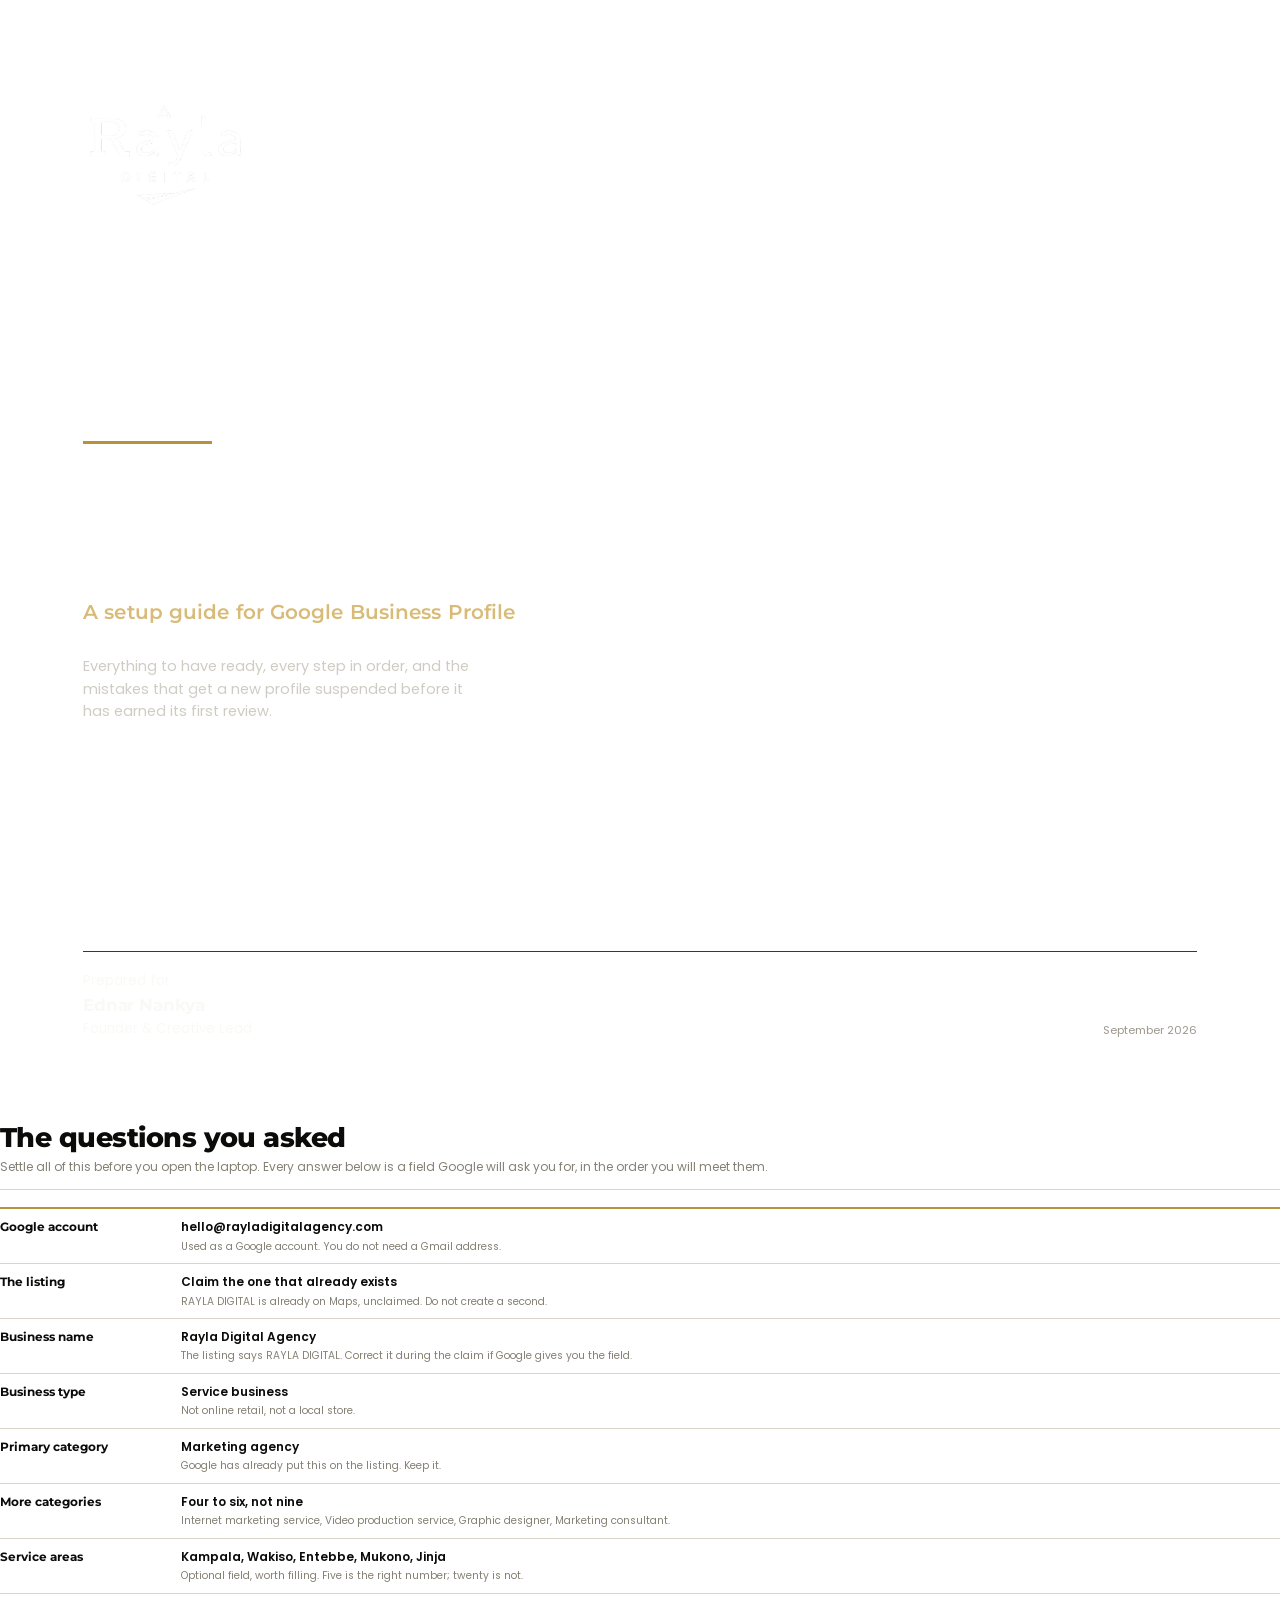
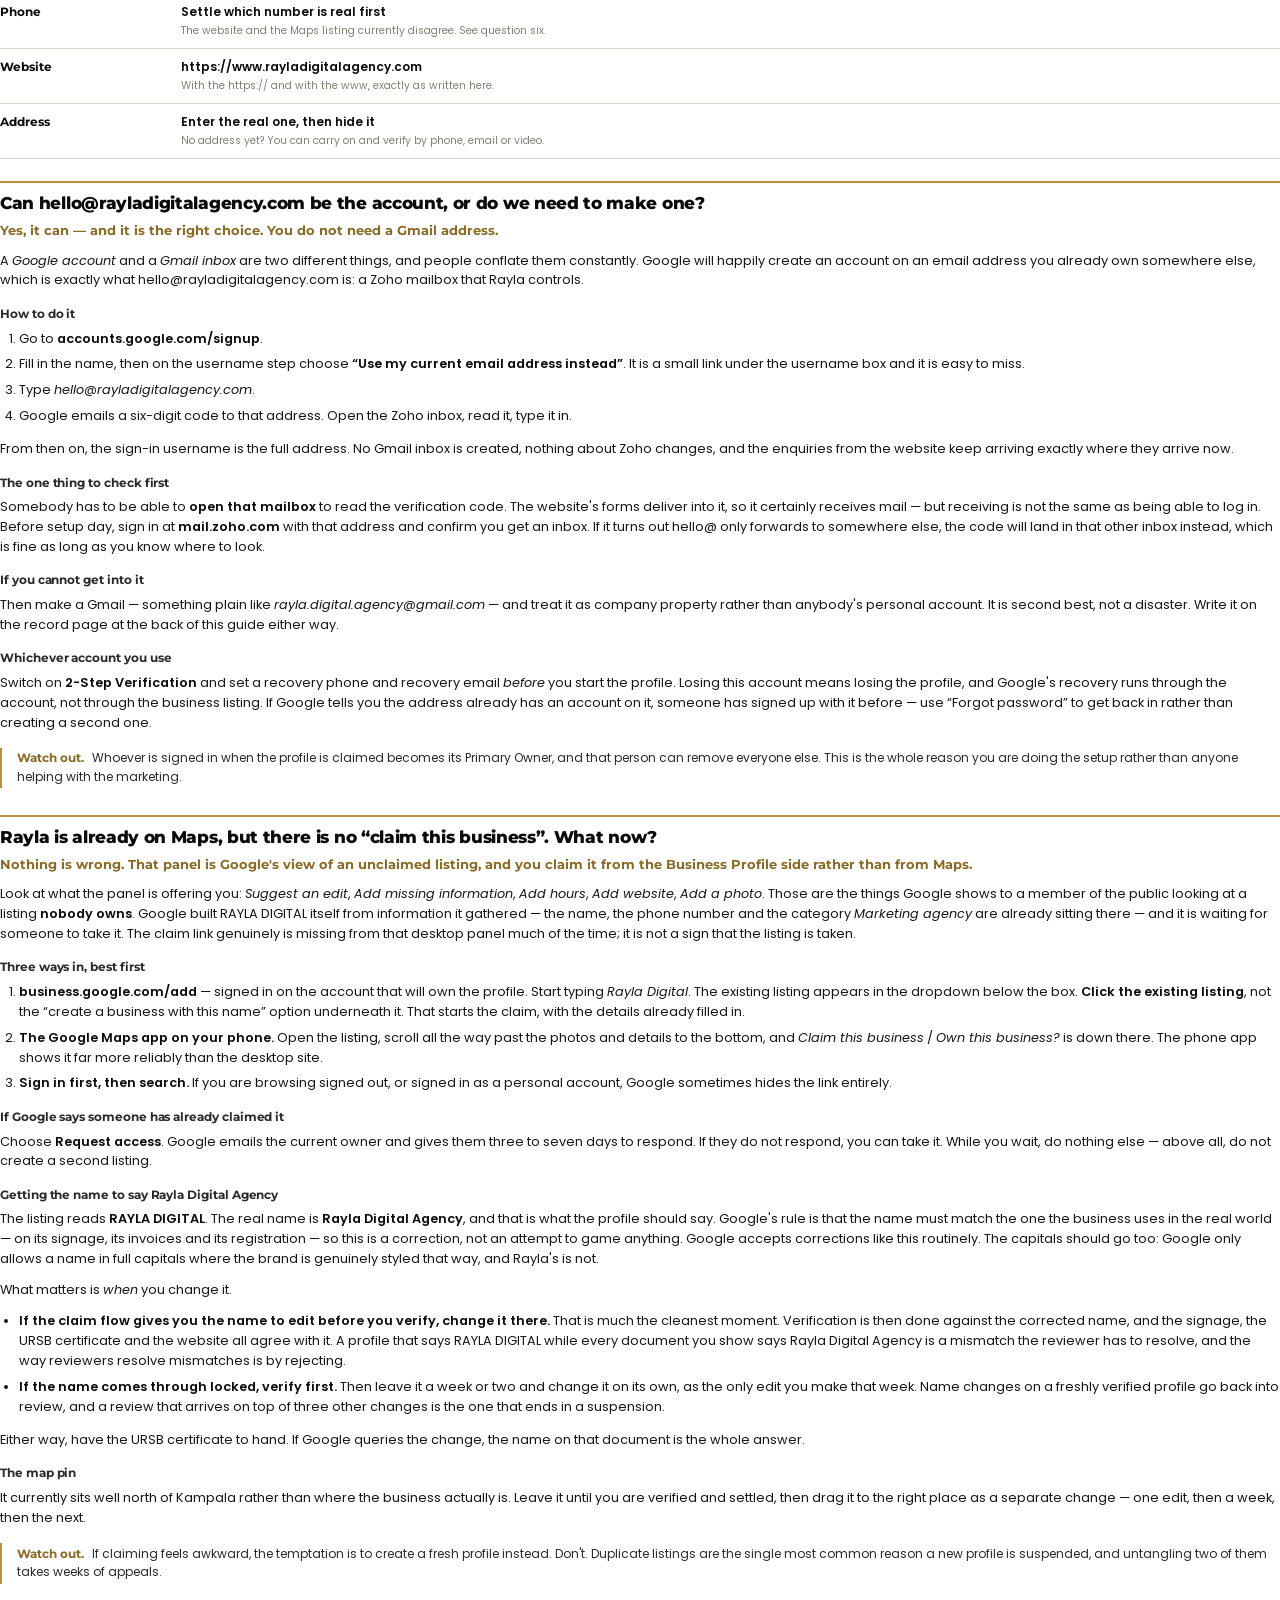
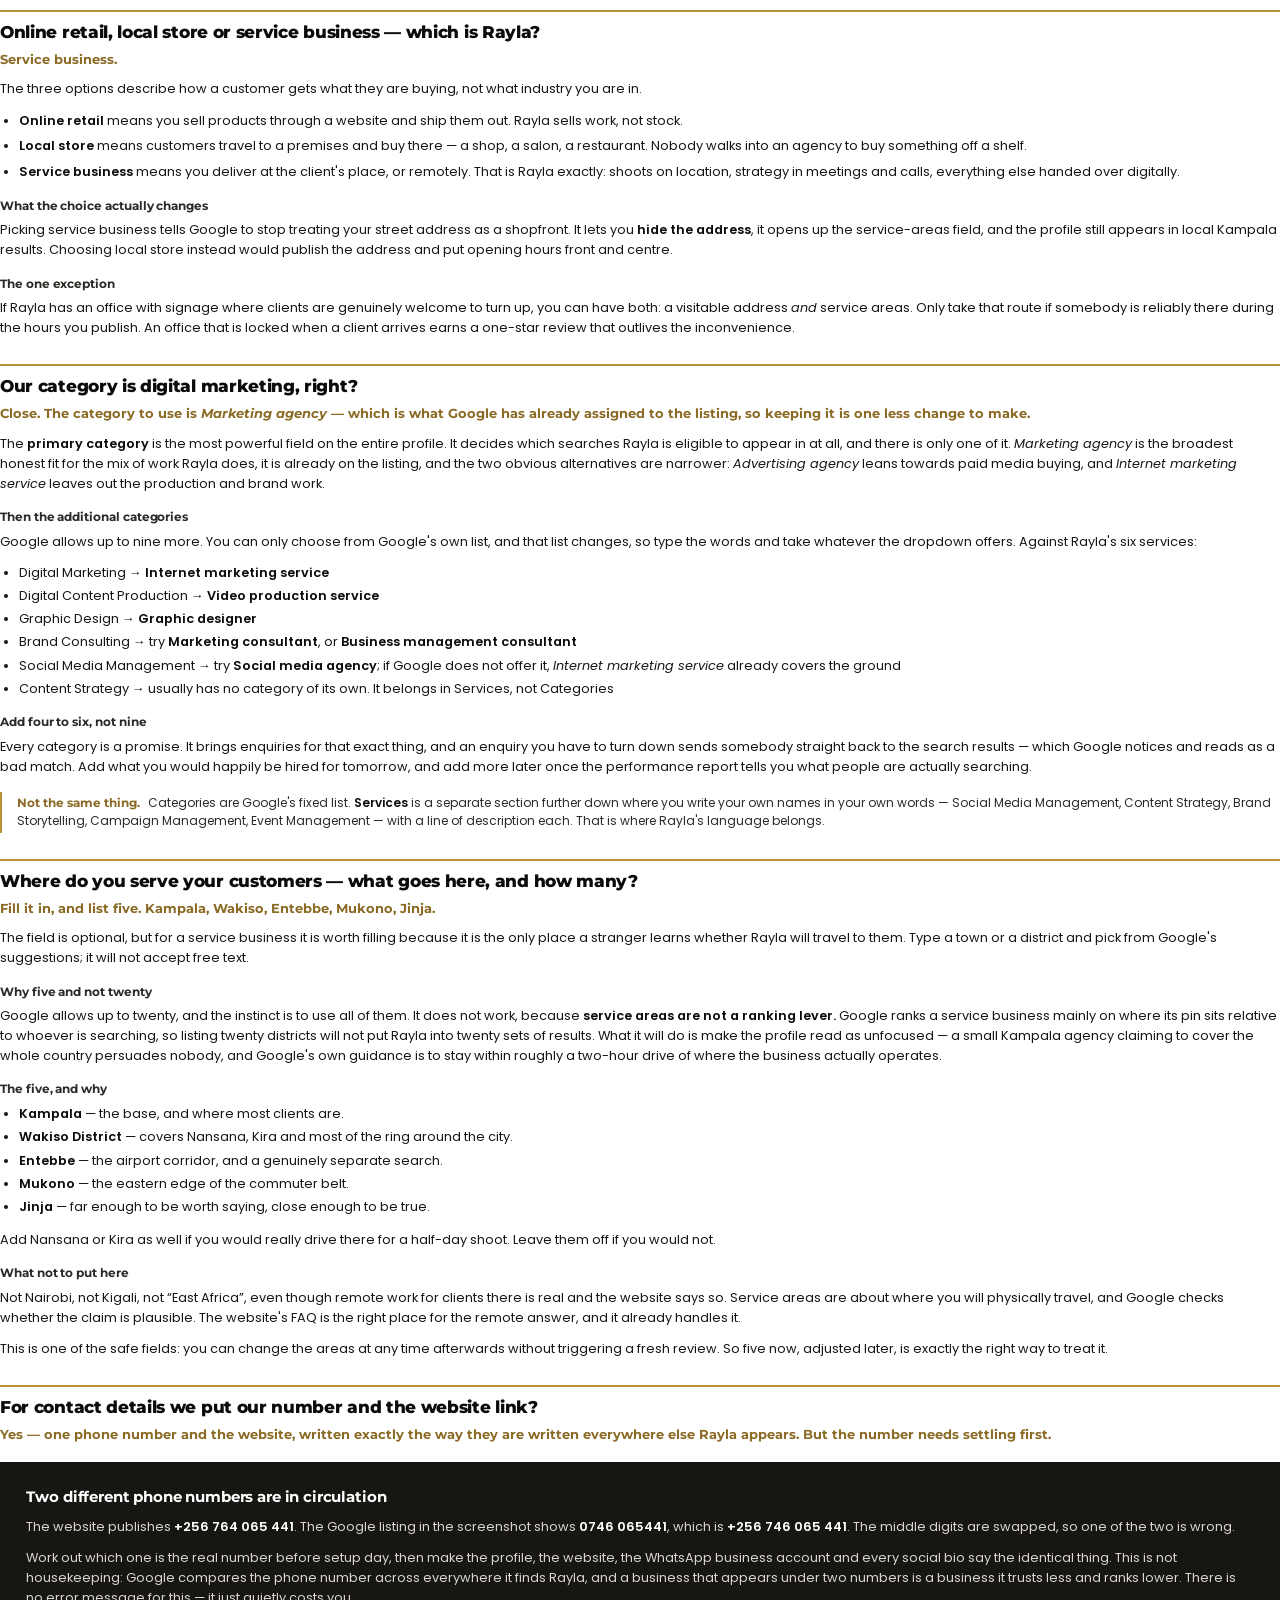
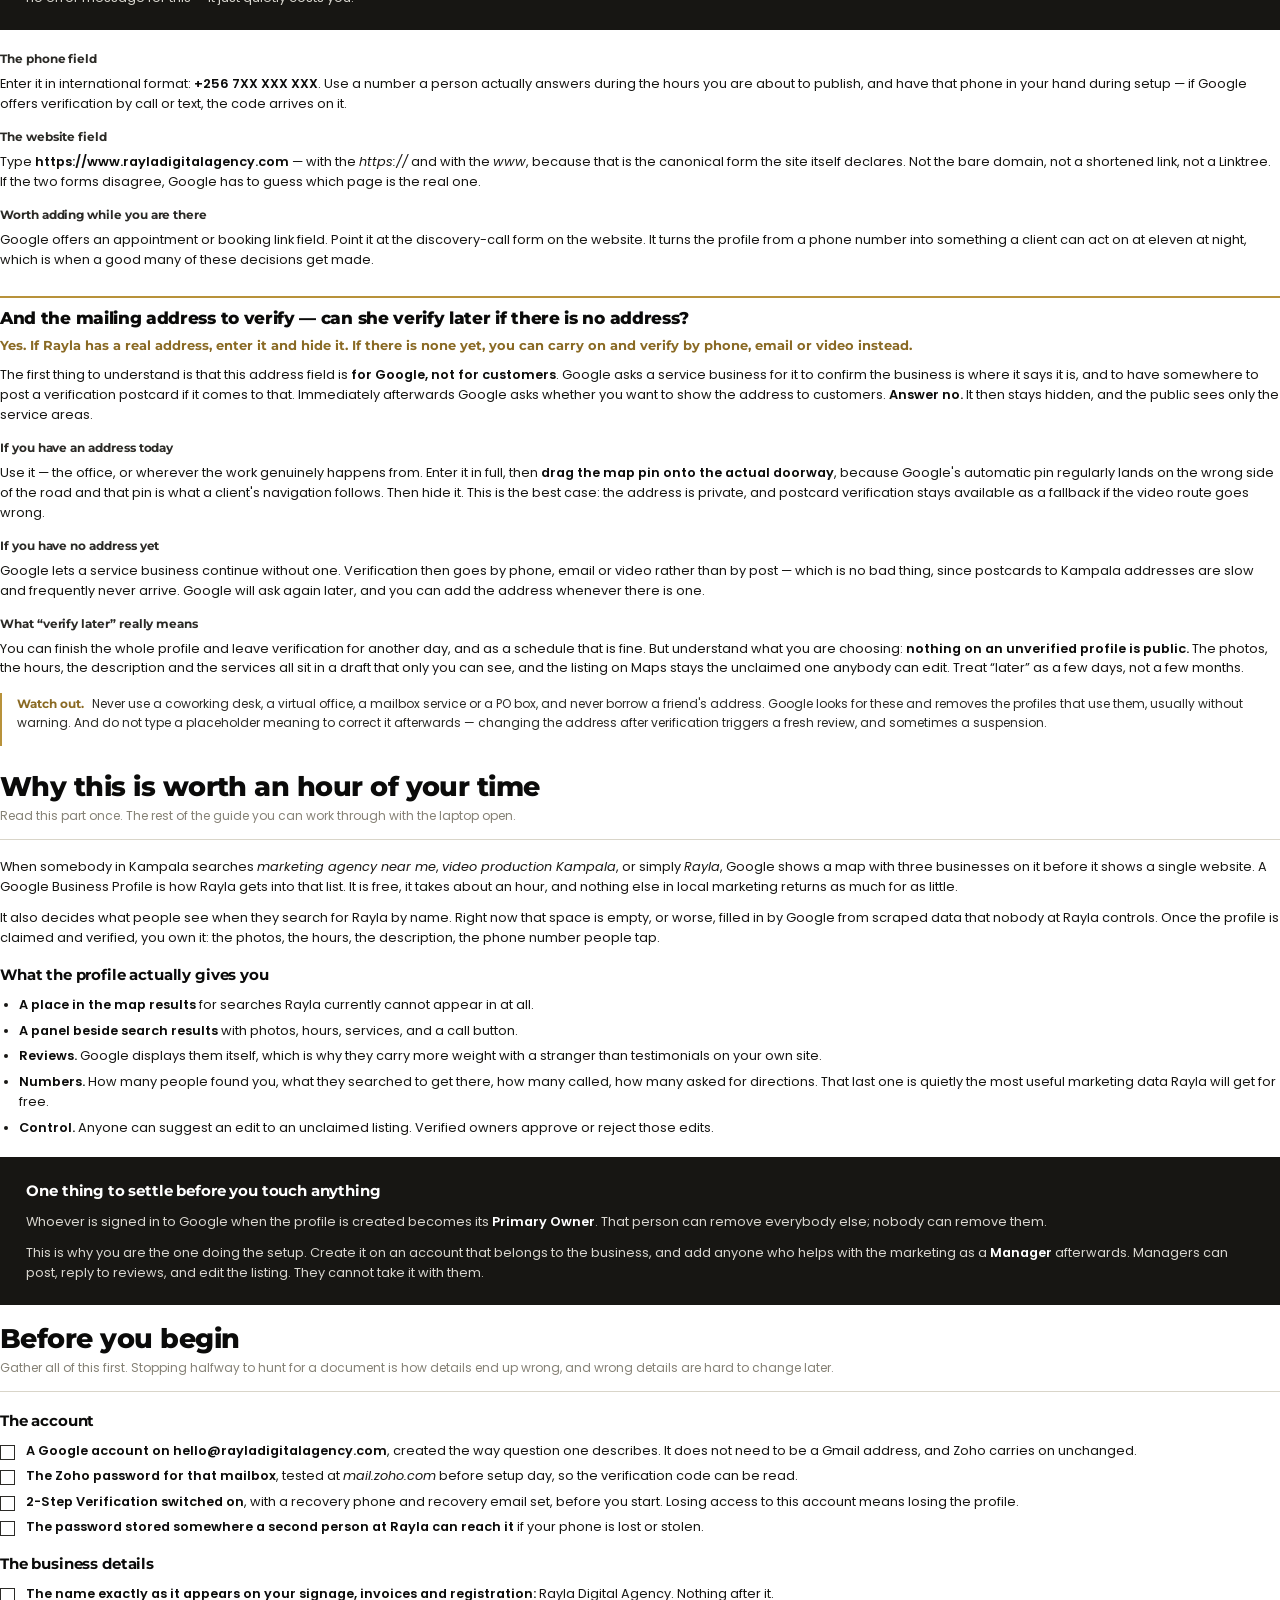
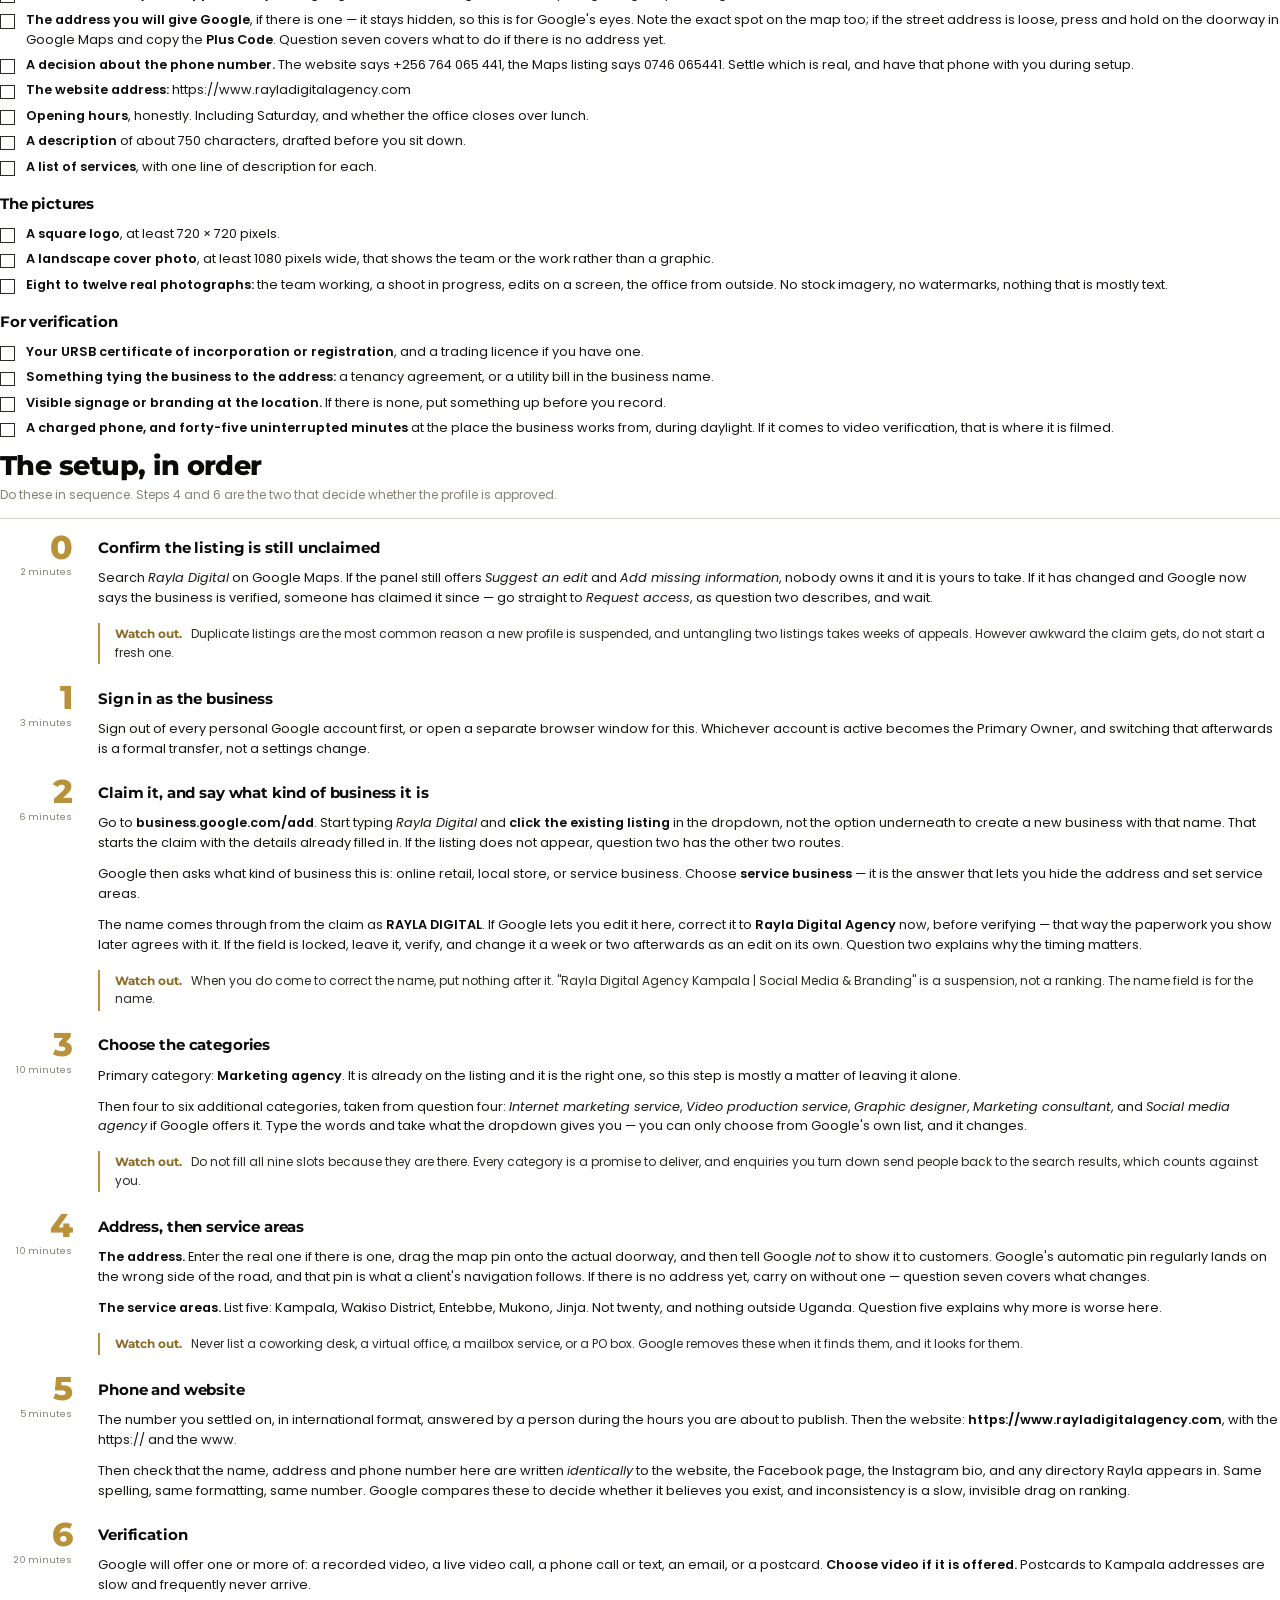
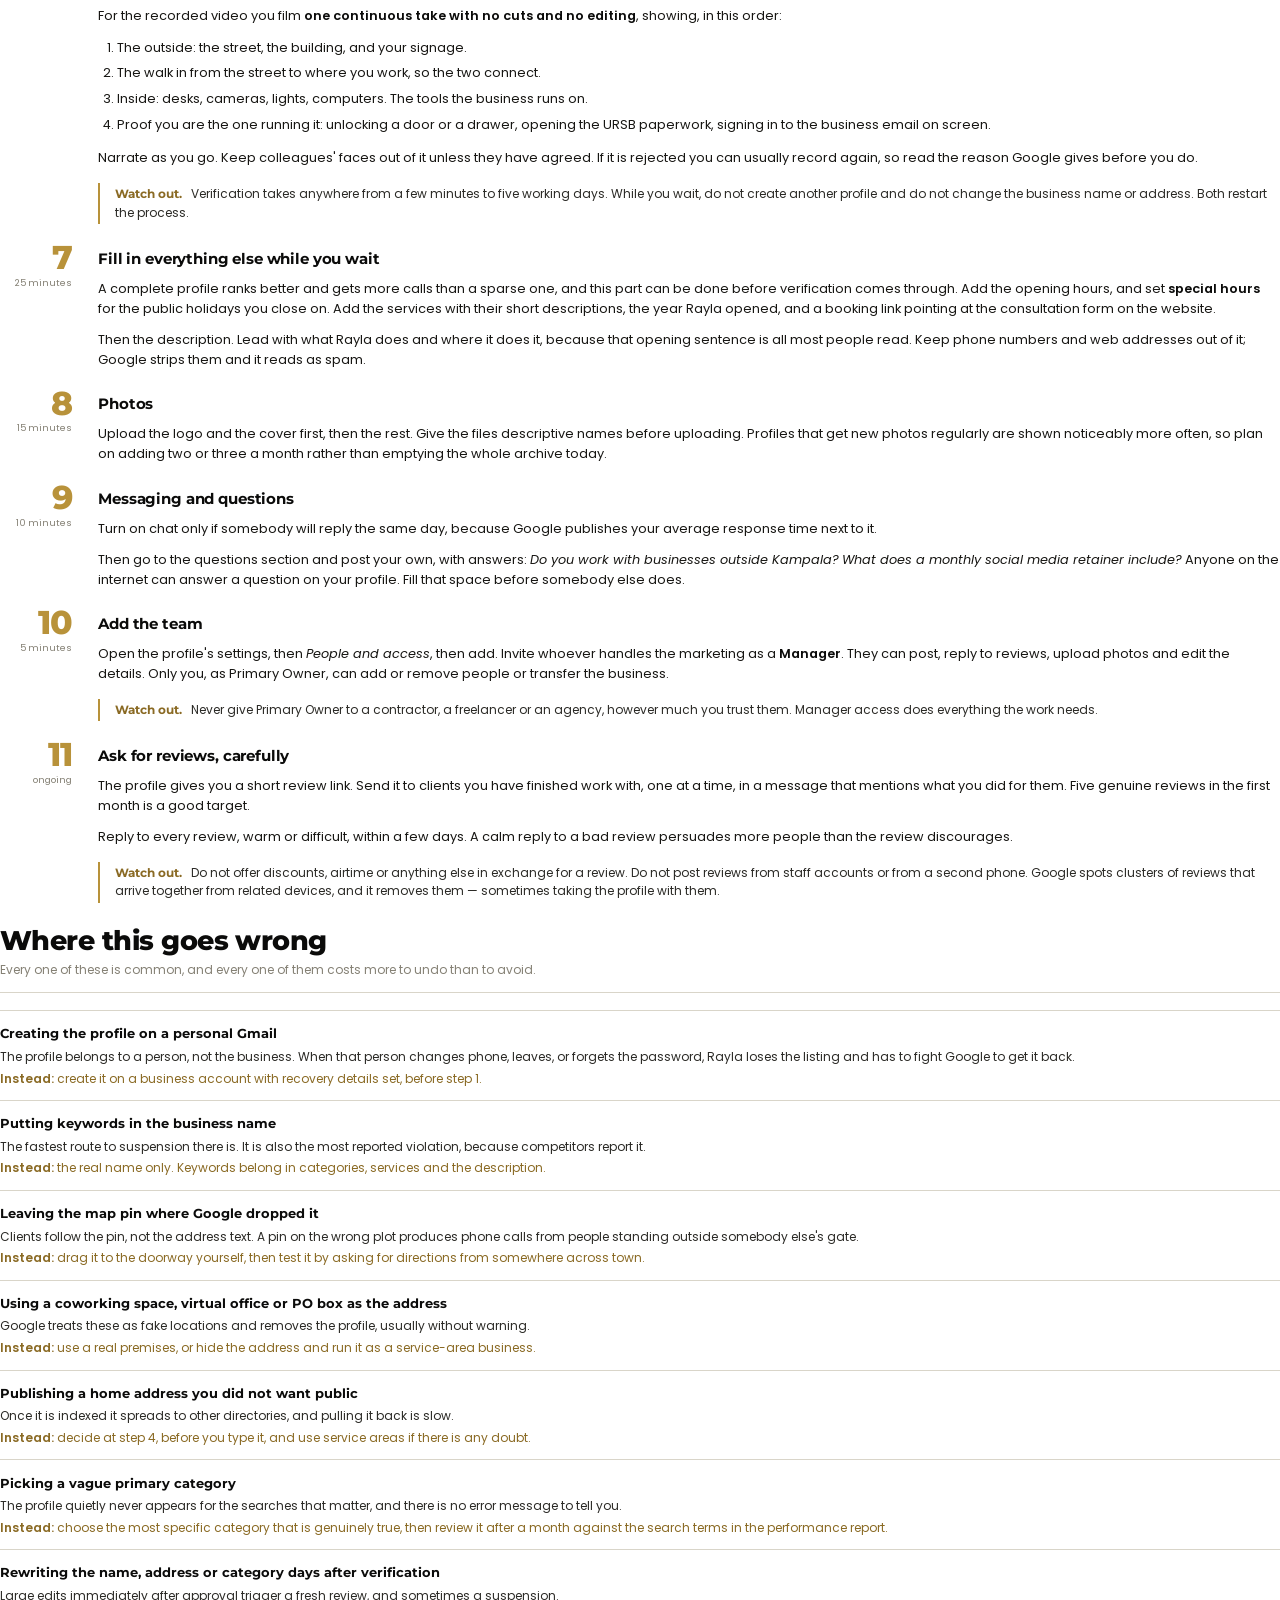
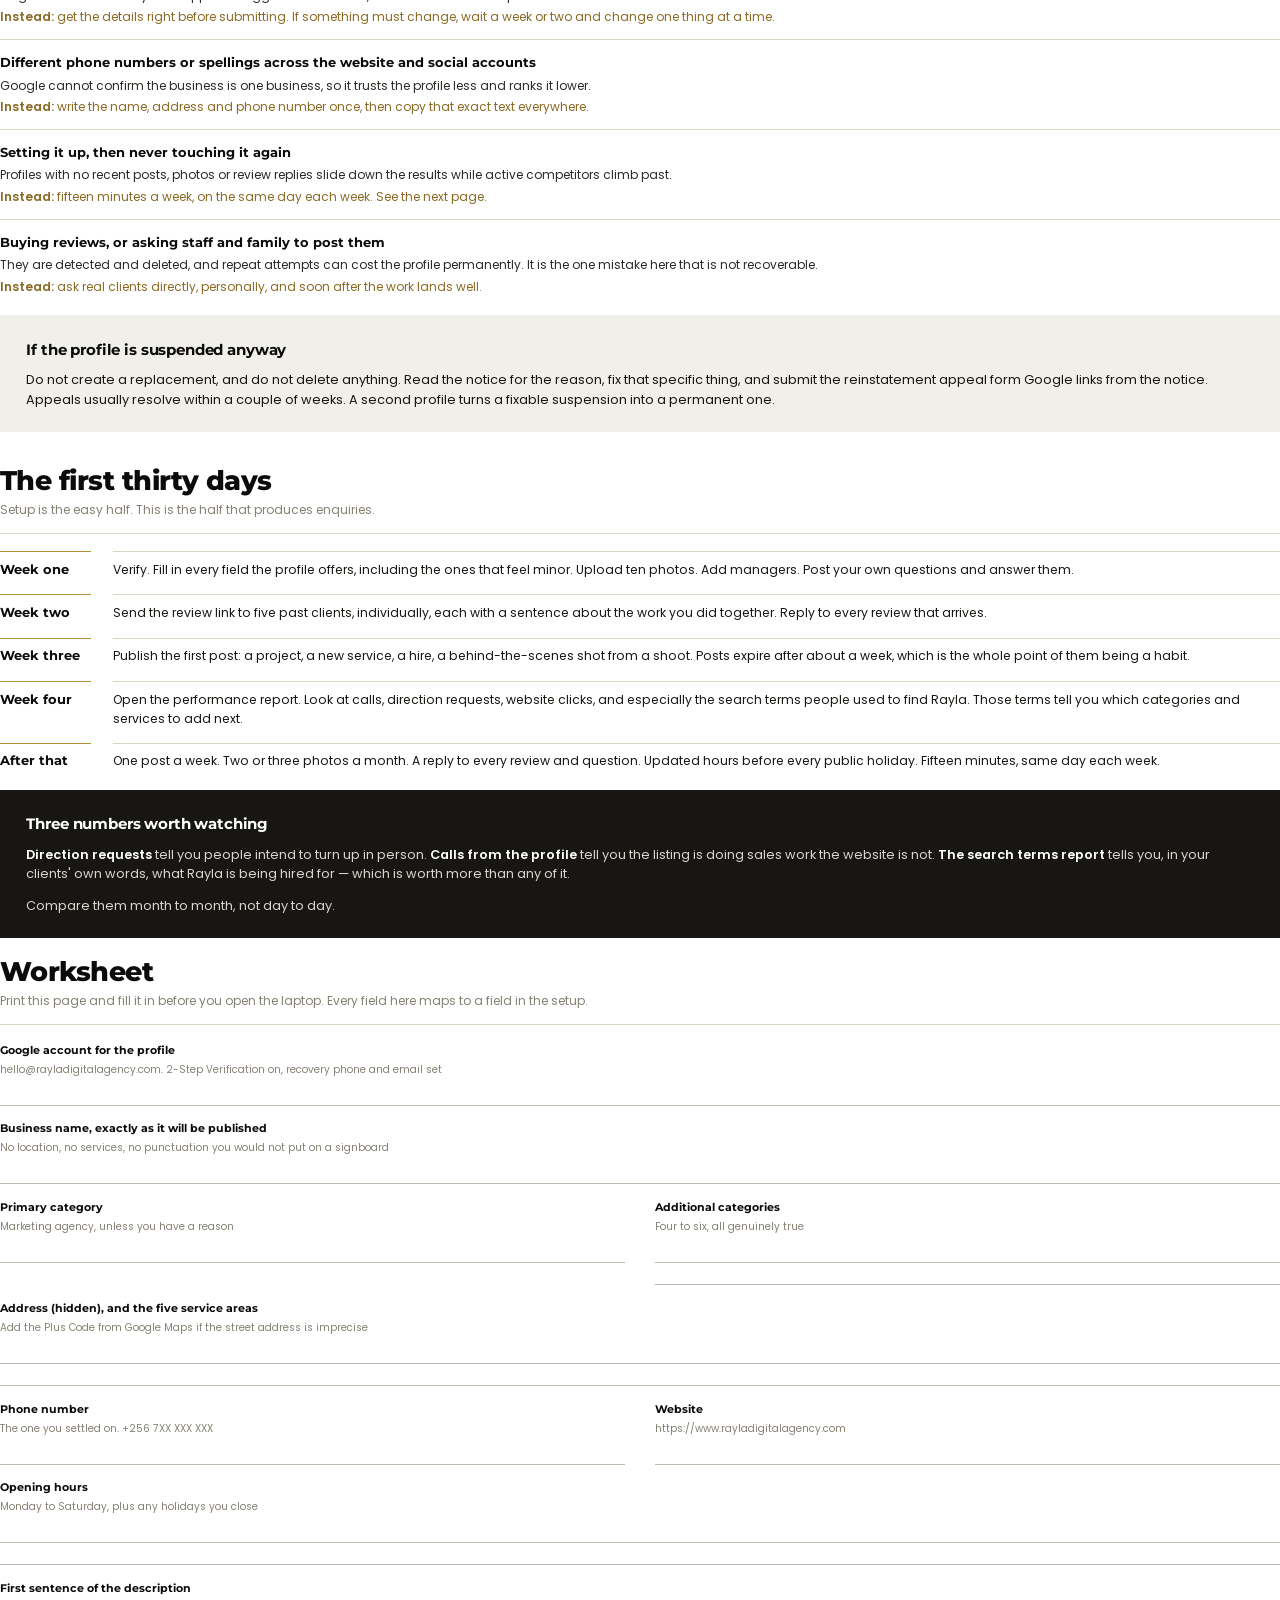
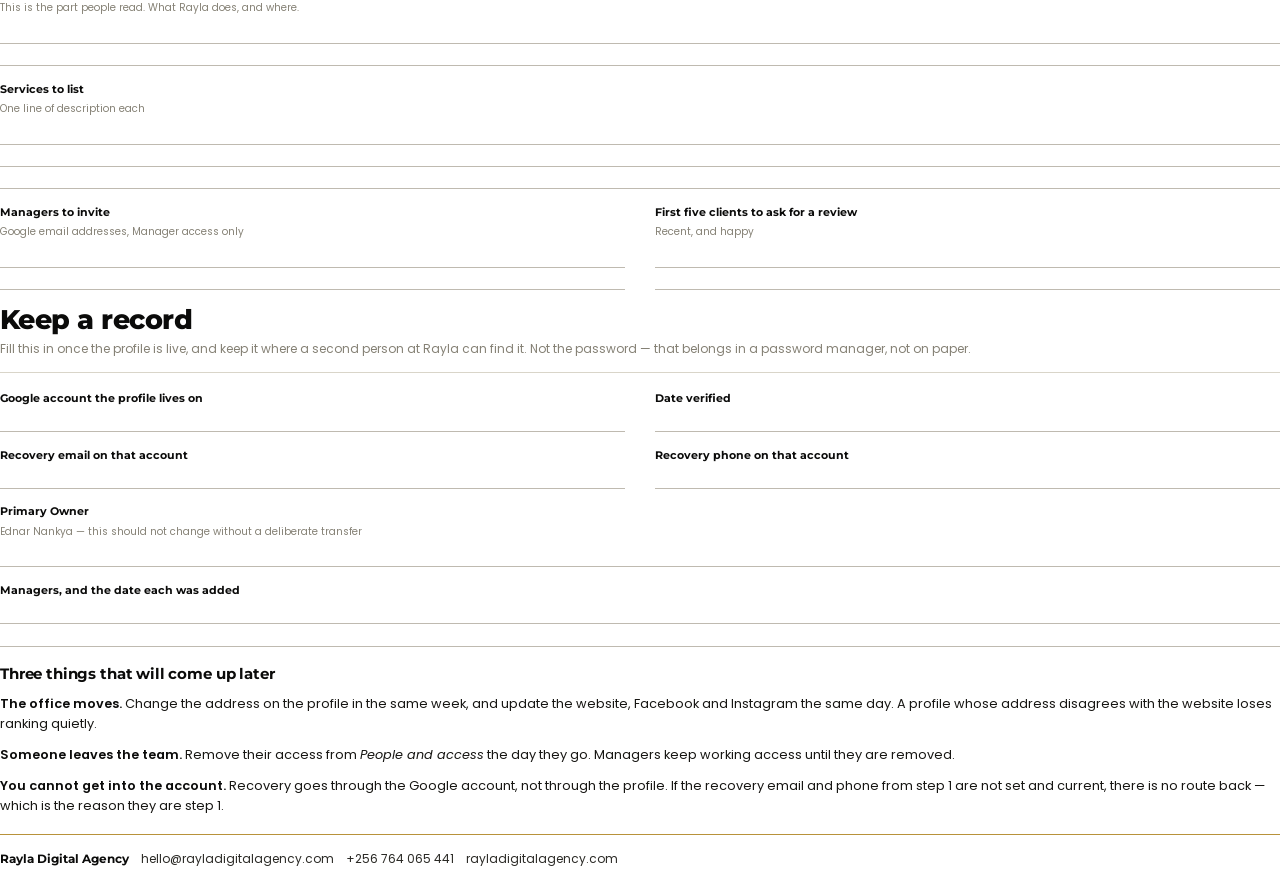
<file: docs/google-business-profile-guide.html>
<!DOCTYPE html>
<html lang="en">
<head>
<meta charset="utf-8">
<title>Google Business Profile — Setup Guide for Rayla Digital Agency</title>
<link rel="stylesheet" href="google-business-profile-guide.css">
</head>
<body>

<!-- ==== COVER ==== -->
<section class="cover">
  <img class="cover-logo" src="../assests/images/RAYLALOGO2.png" alt="Rayla Digital Agency">
  <div>
    <div class="rule"></div>
    <h1>Putting Rayla<br>on the map<span class="thin">A setup guide for Google Business Profile</span></h1>
    <p class="standfirst">Everything to have ready, every step in order, and the mistakes that get a new profile suspended before it has earned its first review.</p>
  </div>
  <div class="cover-foot">
    <div class="who">Prepared for<b>Ednar Nankya</b>Founder &amp; Creative Lead</div>
    <div>September 2026</div>
  </div>
</section>

<!-- ==== ANSWERS ====
     Added after Ednar looked at the Maps listing and the sign-up flow and
     asked seven specific questions. They are answered here, up front, because
     every one of them is a field she has to fill in and get right the first
     time. The step-by-step setup later in the guide refers back to this
     section rather than repeating it. -->
<h2 class="section">The questions you asked</h2>
<p class="section-note">Settle all of this before you open the laptop. Every answer below is a field Google will ask you for, in the order you will meet them.</p>

<table class="decisions">
  <tr>
    <th>Google account</th>
    <td><b>hello@rayladigitalagency.com</b><span class="n">Used as a Google account. You do not need a Gmail address.</span></td>
  </tr>
  <tr>
    <th>The listing</th>
    <td><b>Claim the one that already exists</b><span class="n">RAYLA DIGITAL is already on Maps, unclaimed. Do not create a second.</span></td>
  </tr>
  <tr>
    <th>Business name</th>
    <td><b>Rayla Digital Agency</b><span class="n">The listing says RAYLA DIGITAL. Correct it during the claim if Google gives you the field.</span></td>
  </tr>
  <tr>
    <th>Business type</th>
    <td><b>Service business</b><span class="n">Not online retail, not a local store.</span></td>
  </tr>
  <tr>
    <th>Primary category</th>
    <td><b>Marketing agency</b><span class="n">Google has already put this on the listing. Keep it.</span></td>
  </tr>
  <tr>
    <th>More categories</th>
    <td><b>Four to six, not nine</b><span class="n">Internet marketing service, Video production service, Graphic designer, Marketing consultant.</span></td>
  </tr>
  <tr>
    <th>Service areas</th>
    <td><b>Kampala, Wakiso, Entebbe, Mukono, Jinja</b><span class="n">Optional field, worth filling. Five is the right number; twenty is not.</span></td>
  </tr>
  <tr>
    <th>Phone</th>
    <td><b>Settle which number is real first</b><span class="n">The website and the Maps listing currently disagree. See question six.</span></td>
  </tr>
  <tr>
    <th>Website</th>
    <td><b>https://www.rayladigitalagency.com</b><span class="n">With the https:// and with the www, exactly as written here.</span></td>
  </tr>
  <tr>
    <th>Address</th>
    <td><b>Enter the real one, then hide it</b><span class="n">No address yet? You can carry on and verify by phone, email or video.</span></td>
  </tr>
</table>

<!-- 1. The Zoho address -->
<div class="qa">
  <p class="q">Can hello@rayladigitalagency.com be the account, or do we need to make one?</p>
  <p class="verdict">Yes, it can — and it is the right choice. You do not need a Gmail address.</p>

  <p>A <em>Google account</em> and a <em>Gmail inbox</em> are two different things, and people conflate them constantly. Google will happily create an account on an email address you already own somewhere else, which is exactly what hello@rayladigitalagency.com is: a Zoho mailbox that Rayla controls.</p>

  <h4>How to do it</h4>
  <ol>
    <li>Go to <strong>accounts.google.com/signup</strong>.</li>
    <li>Fill in the name, then on the username step choose <strong>&ldquo;Use my current email address instead&rdquo;</strong>. It is a small link under the username box and it is easy to miss.</li>
    <li>Type <em>hello@rayladigitalagency.com</em>.</li>
    <li>Google emails a six-digit code to that address. Open the Zoho inbox, read it, type it in.</li>
  </ol>
  <p>From then on, the sign-in username is the full address. No Gmail inbox is created, nothing about Zoho changes, and the enquiries from the website keep arriving exactly where they arrive now.</p>

  <h4>The one thing to check first</h4>
  <p>Somebody has to be able to <strong>open that mailbox</strong> to read the verification code. The website's forms deliver into it, so it certainly receives mail — but receiving is not the same as being able to log in. Before setup day, sign in at <strong>mail.zoho.com</strong> with that address and confirm you get an inbox. If it turns out hello@ only forwards to somewhere else, the code will land in that other inbox instead, which is fine as long as you know where to look.</p>

  <h4>If you cannot get into it</h4>
  <p>Then make a Gmail — something plain like <em>rayla.digital.agency@gmail.com</em> — and treat it as company property rather than anybody's personal account. It is second best, not a disaster. Write it on the record page at the back of this guide either way.</p>

  <h4>Whichever account you use</h4>
  <p>Switch on <strong>2-Step Verification</strong> and set a recovery phone and recovery email <em>before</em> you start the profile. Losing this account means losing the profile, and Google's recovery runs through the account, not through the business listing. If Google tells you the address already has an account on it, someone has signed up with it before — use &ldquo;Forgot password&rdquo; to get back in rather than creating a second one.</p>

  <div class="watch"><b>Watch out.</b> Whoever is signed in when the profile is claimed becomes its Primary Owner, and that person can remove everyone else. This is the whole reason you are doing the setup rather than anyone helping with the marketing.</div>
</div>

<!-- 2. The missing claim button -->
<div class="qa">
  <p class="q">Rayla is already on Maps, but there is no &ldquo;claim this business&rdquo;. What now?</p>
  <p class="verdict">Nothing is wrong. That panel is Google's view of an unclaimed listing, and you claim it from the Business Profile side rather than from Maps.</p>

  <p>Look at what the panel is offering you: <em>Suggest an edit</em>, <em>Add missing information</em>, <em>Add hours</em>, <em>Add website</em>, <em>Add a photo</em>. Those are the things Google shows to a member of the public looking at a listing <strong>nobody owns</strong>. Google built RAYLA DIGITAL itself from information it gathered — the name, the phone number and the category <em>Marketing agency</em> are already sitting there — and it is waiting for someone to take it. The claim link genuinely is missing from that desktop panel much of the time; it is not a sign that the listing is taken.</p>

  <h4>Three ways in, best first</h4>
  <ol>
    <li><strong>business.google.com/add</strong> — signed in on the account that will own the profile. Start typing <em>Rayla Digital</em>. The existing listing appears in the dropdown below the box. <strong>Click the existing listing</strong>, not the &ldquo;create a business with this name&rdquo; option underneath it. That starts the claim, with the details already filled in.</li>
    <li><strong>The Google Maps app on your phone.</strong> Open the listing, scroll all the way past the photos and details to the bottom, and <em>Claim this business</em> / <em>Own this business?</em> is down there. The phone app shows it far more reliably than the desktop site.</li>
    <li><strong>Sign in first, then search.</strong> If you are browsing signed out, or signed in as a personal account, Google sometimes hides the link entirely.</li>
  </ol>

  <h4>If Google says someone has already claimed it</h4>
  <p>Choose <strong>Request access</strong>. Google emails the current owner and gives them three to seven days to respond. If they do not respond, you can take it. While you wait, do nothing else — above all, do not create a second listing.</p>

  <h4>Getting the name to say Rayla Digital Agency</h4>
  <p>The listing reads <strong>RAYLA DIGITAL</strong>. The real name is <strong>Rayla Digital Agency</strong>, and that is what the profile should say. Google's rule is that the name must match the one the business uses in the real world — on its signage, its invoices and its registration — so this is a correction, not an attempt to game anything. Google accepts corrections like this routinely. The capitals should go too: Google only allows a name in full capitals where the brand is genuinely styled that way, and Rayla's is not.</p>
  <p>What matters is <em>when</em> you change it.</p>
  <ul>
    <li><strong>If the claim flow gives you the name to edit before you verify, change it there.</strong> That is much the cleanest moment. Verification is then done against the corrected name, and the signage, the URSB certificate and the website all agree with it. A profile that says RAYLA DIGITAL while every document you show says Rayla Digital Agency is a mismatch the reviewer has to resolve, and the way reviewers resolve mismatches is by rejecting.</li>
    <li><strong>If the name comes through locked, verify first.</strong> Then leave it a week or two and change it on its own, as the only edit you make that week. Name changes on a freshly verified profile go back into review, and a review that arrives on top of three other changes is the one that ends in a suspension.</li>
  </ul>
  <p>Either way, have the URSB certificate to hand. If Google queries the change, the name on that document is the whole answer.</p>

  <h4>The map pin</h4>
  <p>It currently sits well north of Kampala rather than where the business actually is. Leave it until you are verified and settled, then drag it to the right place as a separate change &mdash; one edit, then a week, then the next.</p>

  <div class="watch"><b>Watch out.</b> If claiming feels awkward, the temptation is to create a fresh profile instead. Don't. Duplicate listings are the single most common reason a new profile is suspended, and untangling two of them takes weeks of appeals.</div>
</div>

<!-- 3. Business type -->
<div class="qa">
  <p class="q">Online retail, local store or service business — which is Rayla?</p>
  <p class="verdict">Service business.</p>

  <p>The three options describe how a customer gets what they are buying, not what industry you are in.</p>
  <ul>
    <li><strong>Online retail</strong> means you sell products through a website and ship them out. Rayla sells work, not stock.</li>
    <li><strong>Local store</strong> means customers travel to a premises and buy there — a shop, a salon, a restaurant. Nobody walks into an agency to buy something off a shelf.</li>
    <li><strong>Service business</strong> means you deliver at the client's place, or remotely. That is Rayla exactly: shoots on location, strategy in meetings and calls, everything else handed over digitally.</li>
  </ul>

  <h4>What the choice actually changes</h4>
  <p>Picking service business tells Google to stop treating your street address as a shopfront. It lets you <strong>hide the address</strong>, it opens up the service-areas field, and the profile still appears in local Kampala results. Choosing local store instead would publish the address and put opening hours front and centre.</p>

  <h4>The one exception</h4>
  <p>If Rayla has an office with signage where clients are genuinely welcome to turn up, you can have both: a visitable address <em>and</em> service areas. Only take that route if somebody is reliably there during the hours you publish. An office that is locked when a client arrives earns a one-star review that outlives the inconvenience.</p>
</div>

<!-- 4. Category -->
<div class="qa">
  <p class="q">Our category is digital marketing, right?</p>
  <p class="verdict">Close. The category to use is <em>Marketing agency</em> — which is what Google has already assigned to the listing, so keeping it is one less change to make.</p>

  <p>The <strong>primary category</strong> is the most powerful field on the entire profile. It decides which searches Rayla is eligible to appear in at all, and there is only one of it. <em>Marketing agency</em> is the broadest honest fit for the mix of work Rayla does, it is already on the listing, and the two obvious alternatives are narrower: <em>Advertising agency</em> leans towards paid media buying, and <em>Internet marketing service</em> leaves out the production and brand work.</p>

  <h4>Then the additional categories</h4>
  <p>Google allows up to nine more. You can only choose from Google's own list, and that list changes, so type the words and take whatever the dropdown offers. Against Rayla's six services:</p>
  <ul class="tight">
    <li>Digital Marketing &rarr; <strong>Internet marketing service</strong></li>
    <li>Digital Content Production &rarr; <strong>Video production service</strong></li>
    <li>Graphic Design &rarr; <strong>Graphic designer</strong></li>
    <li>Brand Consulting &rarr; try <strong>Marketing consultant</strong>, or <strong>Business management consultant</strong></li>
    <li>Social Media Management &rarr; try <strong>Social media agency</strong>; if Google does not offer it, <em>Internet marketing service</em> already covers the ground</li>
    <li>Content Strategy &rarr; usually has no category of its own. It belongs in Services, not Categories</li>
  </ul>

  <h4>Add four to six, not nine</h4>
  <p>Every category is a promise. It brings enquiries for that exact thing, and an enquiry you have to turn down sends somebody straight back to the search results — which Google notices and reads as a bad match. Add what you would happily be hired for tomorrow, and add more later once the performance report tells you what people are actually searching.</p>

  <div class="watch"><b>Not the same thing.</b> Categories are Google's fixed list. <strong>Services</strong> is a separate section further down where you write your own names in your own words — Social Media Management, Content Strategy, Brand Storytelling, Campaign Management, Event Management — with a line of description each. That is where Rayla's language belongs.</div>
</div>

<!-- 5. Service areas -->
<div class="qa">
  <p class="q">Where do you serve your customers — what goes here, and how many?</p>
  <p class="verdict">Fill it in, and list five. Kampala, Wakiso, Entebbe, Mukono, Jinja.</p>

  <p>The field is optional, but for a service business it is worth filling because it is the only place a stranger learns whether Rayla will travel to them. Type a town or a district and pick from Google's suggestions; it will not accept free text.</p>

  <h4>Why five and not twenty</h4>
  <p>Google allows up to twenty, and the instinct is to use all of them. It does not work, because <strong>service areas are not a ranking lever.</strong> Google ranks a service business mainly on where its pin sits relative to whoever is searching, so listing twenty districts will not put Rayla into twenty sets of results. What it will do is make the profile read as unfocused — a small Kampala agency claiming to cover the whole country persuades nobody, and Google's own guidance is to stay within roughly a two-hour drive of where the business actually operates.</p>

  <h4>The five, and why</h4>
  <ul class="tight">
    <li><strong>Kampala</strong> — the base, and where most clients are.</li>
    <li><strong>Wakiso District</strong> — covers Nansana, Kira and most of the ring around the city.</li>
    <li><strong>Entebbe</strong> — the airport corridor, and a genuinely separate search.</li>
    <li><strong>Mukono</strong> — the eastern edge of the commuter belt.</li>
    <li><strong>Jinja</strong> — far enough to be worth saying, close enough to be true.</li>
  </ul>
  <p>Add Nansana or Kira as well if you would really drive there for a half-day shoot. Leave them off if you would not.</p>

  <h4>What not to put here</h4>
  <p>Not Nairobi, not Kigali, not &ldquo;East Africa&rdquo;, even though remote work for clients there is real and the website says so. Service areas are about where you will physically travel, and Google checks whether the claim is plausible. The website's FAQ is the right place for the remote answer, and it already handles it.</p>

  <p>This is one of the safe fields: you can change the areas at any time afterwards without triggering a fresh review. So five now, adjusted later, is exactly the right way to treat it.</p>
</div>

<!-- 6. Contact details -->
<div class="qa">
  <p class="q">For contact details we put our number and the website link?</p>
  <p class="verdict">Yes — one phone number and the website, written exactly the way they are written everywhere else Rayla appears. But the number needs settling first.</p>

  <div class="panel dark">
    <h3>Two different phone numbers are in circulation</h3>
    <p>The website publishes <strong>+256 764 065 441</strong>. The Google listing in the screenshot shows <strong>0746 065441</strong>, which is <strong>+256 746 065 441</strong>. The middle digits are swapped, so one of the two is wrong.</p>
    <p style="margin-bottom:0">Work out which one is the real number before setup day, then make the profile, the website, the WhatsApp business account and every social bio say the identical thing. This is not housekeeping: Google compares the phone number across everywhere it finds Rayla, and a business that appears under two numbers is a business it trusts less and ranks lower. There is no error message for this — it just quietly costs you.</p>
  </div>

  <h4>The phone field</h4>
  <p>Enter it in international format: <strong>+256 7XX XXX XXX</strong>. Use a number a person actually answers during the hours you are about to publish, and have that phone in your hand during setup — if Google offers verification by call or text, the code arrives on it.</p>

  <h4>The website field</h4>
  <p>Type <strong>https://www.rayladigitalagency.com</strong> — with the <em>https://</em> and with the <em>www</em>, because that is the canonical form the site itself declares. Not the bare domain, not a shortened link, not a Linktree. If the two forms disagree, Google has to guess which page is the real one.</p>

  <h4>Worth adding while you are there</h4>
  <p>Google offers an appointment or booking link field. Point it at the discovery-call form on the website. It turns the profile from a phone number into something a client can act on at eleven at night, which is when a good many of these decisions get made.</p>
</div>

<!-- 7. The address -->
<div class="qa">
  <p class="q">And the mailing address to verify — can she verify later if there is no address?</p>
  <p class="verdict">Yes. If Rayla has a real address, enter it and hide it. If there is none yet, you can carry on and verify by phone, email or video instead.</p>

  <p>The first thing to understand is that this address field is <strong>for Google, not for customers</strong>. Google asks a service business for it to confirm the business is where it says it is, and to have somewhere to post a verification postcard if it comes to that. Immediately afterwards Google asks whether you want to show the address to customers. <strong>Answer no.</strong> It then stays hidden, and the public sees only the service areas.</p>

  <h4>If you have an address today</h4>
  <p>Use it — the office, or wherever the work genuinely happens from. Enter it in full, then <strong>drag the map pin onto the actual doorway</strong>, because Google's automatic pin regularly lands on the wrong side of the road and that pin is what a client's navigation follows. Then hide it. This is the best case: the address is private, and postcard verification stays available as a fallback if the video route goes wrong.</p>

  <h4>If you have no address yet</h4>
  <p>Google lets a service business continue without one. Verification then goes by phone, email or video rather than by post — which is no bad thing, since postcards to Kampala addresses are slow and frequently never arrive. Google will ask again later, and you can add the address whenever there is one.</p>

  <h4>What &ldquo;verify later&rdquo; really means</h4>
  <p>You can finish the whole profile and leave verification for another day, and as a schedule that is fine. But understand what you are choosing: <strong>nothing on an unverified profile is public.</strong> The photos, the hours, the description and the services all sit in a draft that only you can see, and the listing on Maps stays the unclaimed one anybody can edit. Treat &ldquo;later&rdquo; as a few days, not a few months.</p>

  <div class="watch"><b>Watch out.</b> Never use a coworking desk, a virtual office, a mailbox service or a PO box, and never borrow a friend's address. Google looks for these and removes the profiles that use them, usually without warning. And do not type a placeholder meaning to correct it afterwards — changing the address after verification triggers a fresh review, and sometimes a suspension.</p></div>
</div>

<!-- ==== WHY ==== -->
<h2 class="section newpage">Why this is worth an hour of your time</h2>
<p class="section-note">Read this part once. The rest of the guide you can work through with the laptop open.</p>

<p>When somebody in Kampala searches <em>marketing agency near me</em>, <em>video production Kampala</em>, or simply <em>Rayla</em>, Google shows a map with three businesses on it before it shows a single website. A Google Business Profile is how Rayla gets into that list. It is free, it takes about an hour, and nothing else in local marketing returns as much for as little.</p>

<p>It also decides what people see when they search for Rayla by name. Right now that space is empty, or worse, filled in by Google from scraped data that nobody at Rayla controls. Once the profile is claimed and verified, you own it: the photos, the hours, the description, the phone number people tap.</p>

<h3>What the profile actually gives you</h3>
<ul>
  <li><strong>A place in the map results</strong> for searches Rayla currently cannot appear in at all.</li>
  <li><strong>A panel beside search results</strong> with photos, hours, services, and a call button.</li>
  <li><strong>Reviews.</strong> Google displays them itself, which is why they carry more weight with a stranger than testimonials on your own site.</li>
  <li><strong>Numbers.</strong> How many people found you, what they searched to get there, how many called, how many asked for directions. That last one is quietly the most useful marketing data Rayla will get for free.</li>
  <li><strong>Control.</strong> Anyone can suggest an edit to an unclaimed listing. Verified owners approve or reject those edits.</li>
</ul>

<div class="panel dark">
  <h3>One thing to settle before you touch anything</h3>
  <p>Whoever is signed in to Google when the profile is created becomes its <strong>Primary Owner</strong>. That person can remove everybody else; nobody can remove them.</p>
  <p style="margin-bottom:0">This is why you are the one doing the setup. Create it on an account that belongs to the business, and add anyone who helps with the marketing as a <strong>Manager</strong> afterwards. Managers can post, reply to reviews, and edit the listing. They cannot take it with them.</p>
</div>

<!-- ==== BEFORE YOU BEGIN ==== -->
<h2 class="section newpage">Before you begin</h2>
<p class="section-note">Gather all of this first. Stopping halfway to hunt for a document is how details end up wrong, and wrong details are hard to change later.</p>

<h3>The account</h3>
<ul class="check">
  <li><strong>A Google account on hello@rayladigitalagency.com</strong>, created the way question one describes. It does not need to be a Gmail address, and Zoho carries on unchanged.</li>
  <li><strong>The Zoho password for that mailbox</strong>, tested at <em>mail.zoho.com</em> before setup day, so the verification code can be read.</li>
  <li><strong>2-Step Verification switched on</strong>, with a recovery phone and recovery email set, before you start. Losing access to this account means losing the profile.</li>
  <li><strong>The password stored somewhere a second person at Rayla can reach it</strong> if your phone is lost or stolen.</li>
</ul>

<h3>The business details</h3>
<ul class="check">
  <li><strong>The name exactly as it appears on your signage, invoices and registration:</strong> Rayla Digital Agency. Nothing after it.</li>
  <li><strong>The address you will give Google</strong>, if there is one — it stays hidden, so this is for Google's eyes. Note the exact spot on the map too; if the street address is loose, press and hold on the doorway in Google Maps and copy the <strong>Plus Code</strong>. Question seven covers what to do if there is no address yet.</li>
  <li><strong>A decision about the phone number.</strong> The website says +256 764 065 441, the Maps listing says 0746 065441. Settle which is real, and have that phone with you during setup.</li>
  <li><strong>The website address:</strong> https://www.rayladigitalagency.com</li>
  <li><strong>Opening hours</strong>, honestly. Including Saturday, and whether the office closes over lunch.</li>
  <li><strong>A description</strong> of about 750 characters, drafted before you sit down.</li>
  <li><strong>A list of services</strong>, with one line of description for each.</li>
</ul>

<h3>The pictures</h3>
<ul class="check">
  <li><strong>A square logo</strong>, at least 720 &times; 720 pixels.</li>
  <li><strong>A landscape cover photo</strong>, at least 1080 pixels wide, that shows the team or the work rather than a graphic.</li>
  <li><strong>Eight to twelve real photographs:</strong> the team working, a shoot in progress, edits on a screen, the office from outside. No stock imagery, no watermarks, nothing that is mostly text.</li>
</ul>

<h3>For verification</h3>
<ul class="check">
  <li><strong>Your URSB certificate of incorporation or registration</strong>, and a trading licence if you have one.</li>
  <li><strong>Something tying the business to the address:</strong> a tenancy agreement, or a utility bill in the business name.</li>
  <li><strong>Visible signage or branding at the location.</strong> If there is none, put something up before you record.</li>
  <li><strong>A charged phone, and forty-five uninterrupted minutes</strong> at the place the business works from, during daylight. If it comes to video verification, that is where it is filmed.</li>
</ul>

<!-- ==== STEPS ==== -->
<h2 class="section newpage">The setup, in order</h2>
<p class="section-note">Do these in sequence. Steps 4 and 6 are the two that decide whether the profile is approved.</p>

<div class="step">
  <div class="step-num">0</div>
  <div class="step-time">2 minutes</div>
  <h3>Confirm the listing is still unclaimed</h3>
  <p>Search <em>Rayla Digital</em> on Google Maps. If the panel still offers <em>Suggest an edit</em> and <em>Add missing information</em>, nobody owns it and it is yours to take. If it has changed and Google now says the business is verified, someone has claimed it since — go straight to <em>Request access</em>, as question two describes, and wait.</p>
  <div class="watch"><b>Watch out.</b> Duplicate listings are the most common reason a new profile is suspended, and untangling two listings takes weeks of appeals. However awkward the claim gets, do not start a fresh one.</div>
</div>

<div class="step">
  <div class="step-num">1</div>
  <div class="step-time">3 minutes</div>
  <h3>Sign in as the business</h3>
  <p>Sign out of every personal Google account first, or open a separate browser window for this. Whichever account is active becomes the Primary Owner, and switching that afterwards is a formal transfer, not a settings change.</p>
</div>

<div class="step">
  <div class="step-num">2</div>
  <div class="step-time">6 minutes</div>
  <h3>Claim it, and say what kind of business it is</h3>
  <p>Go to <strong>business.google.com/add</strong>. Start typing <em>Rayla Digital</em> and <strong>click the existing listing</strong> in the dropdown, not the option underneath to create a new business with that name. That starts the claim with the details already filled in. If the listing does not appear, question two has the other two routes.</p>
  <p>Google then asks what kind of business this is: online retail, local store, or service business. Choose <strong>service business</strong> — it is the answer that lets you hide the address and set service areas.</p>
  <p>The name comes through from the claim as <strong>RAYLA DIGITAL</strong>. If Google lets you edit it here, correct it to <strong>Rayla Digital Agency</strong> now, before verifying &mdash; that way the paperwork you show later agrees with it. If the field is locked, leave it, verify, and change it a week or two afterwards as an edit on its own. Question two explains why the timing matters.</p>
  <div class="watch"><b>Watch out.</b> When you do come to correct the name, put nothing after it. "Rayla Digital Agency Kampala | Social Media &amp; Branding" is a suspension, not a ranking. The name field is for the name.</div>
</div>

<div class="step">
  <div class="step-num">3</div>
  <div class="step-time">10 minutes</div>
  <h3>Choose the categories</h3>
  <p>Primary category: <strong>Marketing agency</strong>. It is already on the listing and it is the right one, so this step is mostly a matter of leaving it alone.</p>
  <p>Then four to six additional categories, taken from question four: <em>Internet marketing service</em>, <em>Video production service</em>, <em>Graphic designer</em>, <em>Marketing consultant</em>, and <em>Social media agency</em> if Google offers it. Type the words and take what the dropdown gives you — you can only choose from Google's own list, and it changes.</p>
  <div class="watch"><b>Watch out.</b> Do not fill all nine slots because they are there. Every category is a promise to deliver, and enquiries you turn down send people back to the search results, which counts against you.</div>
</div>

<div class="step">
  <div class="step-num">4</div>
  <div class="step-time">10 minutes</div>
  <h3>Address, then service areas</h3>
  <p><strong>The address.</strong> Enter the real one if there is one, drag the map pin onto the actual doorway, and then tell Google <em>not</em> to show it to customers. Google's automatic pin regularly lands on the wrong side of the road, and that pin is what a client's navigation follows. If there is no address yet, carry on without one — question seven covers what changes.</p>
  <p><strong>The service areas.</strong> List five: Kampala, Wakiso District, Entebbe, Mukono, Jinja. Not twenty, and nothing outside Uganda. Question five explains why more is worse here.</p>
  <div class="watch"><b>Watch out.</b> Never list a coworking desk, a virtual office, a mailbox service, or a PO box. Google removes these when it finds them, and it looks for them.</div>
</div>

<div class="step">
  <div class="step-num">5</div>
  <div class="step-time">5 minutes</div>
  <h3>Phone and website</h3>
  <p>The number you settled on, in international format, answered by a person during the hours you are about to publish. Then the website: <strong>https://www.rayladigitalagency.com</strong>, with the https:// and the www.</p>
  <p>Then check that the name, address and phone number here are written <em>identically</em> to the website, the Facebook page, the Instagram bio, and any directory Rayla appears in. Same spelling, same formatting, same number. Google compares these to decide whether it believes you exist, and inconsistency is a slow, invisible drag on ranking.</p>
</div>

<div class="step">
  <div class="step-num">6</div>
  <div class="step-time">20 minutes</div>
  <h3>Verification</h3>
  <p>Google will offer one or more of: a recorded video, a live video call, a phone call or text, an email, or a postcard. <strong>Choose video if it is offered.</strong> Postcards to Kampala addresses are slow and frequently never arrive.</p>
  <p>For the recorded video you film <strong>one continuous take with no cuts and no editing</strong>, showing, in this order:</p>
  <ol>
    <li>The outside: the street, the building, and your signage.</li>
    <li>The walk in from the street to where you work, so the two connect.</li>
    <li>Inside: desks, cameras, lights, computers. The tools the business runs on.</li>
    <li>Proof you are the one running it: unlocking a door or a drawer, opening the URSB paperwork, signing in to the business email on screen.</li>
  </ol>
  <p>Narrate as you go. Keep colleagues' faces out of it unless they have agreed. If it is rejected you can usually record again, so read the reason Google gives before you do.</p>
  <div class="watch"><b>Watch out.</b> Verification takes anywhere from a few minutes to five working days. While you wait, do not create another profile and do not change the business name or address. Both restart the process.</div>
</div>

<div class="step">
  <div class="step-num">7</div>
  <div class="step-time">25 minutes</div>
  <h3>Fill in everything else while you wait</h3>
  <p>A complete profile ranks better and gets more calls than a sparse one, and this part can be done before verification comes through. Add the opening hours, and set <strong>special hours</strong> for the public holidays you close on. Add the services with their short descriptions, the year Rayla opened, and a booking link pointing at the consultation form on the website.</p>
  <p>Then the description. Lead with what Rayla does and where it does it, because that opening sentence is all most people read. Keep phone numbers and web addresses out of it; Google strips them and it reads as spam.</p>
</div>

<div class="step">
  <div class="step-num">8</div>
  <div class="step-time">15 minutes</div>
  <h3>Photos</h3>
  <p>Upload the logo and the cover first, then the rest. Give the files descriptive names before uploading. Profiles that get new photos regularly are shown noticeably more often, so plan on adding two or three a month rather than emptying the whole archive today.</p>
</div>

<div class="step">
  <div class="step-num">9</div>
  <div class="step-time">10 minutes</div>
  <h3>Messaging and questions</h3>
  <p>Turn on chat only if somebody will reply the same day, because Google publishes your average response time next to it.</p>
  <p>Then go to the questions section and post your own, with answers: <em>Do you work with businesses outside Kampala?</em> <em>What does a monthly social media retainer include?</em> Anyone on the internet can answer a question on your profile. Fill that space before somebody else does.</p>
</div>

<div class="step">
  <div class="step-num">10</div>
  <div class="step-time">5 minutes</div>
  <h3>Add the team</h3>
  <p>Open the profile's settings, then <em>People and access</em>, then add. Invite whoever handles the marketing as a <strong>Manager</strong>. They can post, reply to reviews, upload photos and edit the details. Only you, as Primary Owner, can add or remove people or transfer the business.</p>
  <div class="watch"><b>Watch out.</b> Never give Primary Owner to a contractor, a freelancer or an agency, however much you trust them. Manager access does everything the work needs.</div>
</div>

<div class="step">
  <div class="step-num">11</div>
  <div class="step-time">ongoing</div>
  <h3>Ask for reviews, carefully</h3>
  <p>The profile gives you a short review link. Send it to clients you have finished work with, one at a time, in a message that mentions what you did for them. Five genuine reviews in the first month is a good target.</p>
  <p>Reply to every review, warm or difficult, within a few days. A calm reply to a bad review persuades more people than the review discourages.</p>
  <div class="watch"><b>Watch out.</b> Do not offer discounts, airtime or anything else in exchange for a review. Do not post reviews from staff accounts or from a second phone. Google spots clusters of reviews that arrive together from related devices, and it removes them — sometimes taking the profile with them.</div>
</div>

<!-- ==== MISTAKES ==== -->
<h2 class="section newpage">Where this goes wrong</h2>
<p class="section-note">Every one of these is common, and every one of them costs more to undo than to avoid.</p>

<div class="mistake">
  <p class="m-what">Creating the profile on a personal Gmail</p>
  <p class="m-cost">The profile belongs to a person, not the business. When that person changes phone, leaves, or forgets the password, Rayla loses the listing and has to fight Google to get it back.</p>
  <p class="m-fix"><b>Instead:</b> create it on a business account with recovery details set, before step 1.</p>
</div>

<div class="mistake">
  <p class="m-what">Putting keywords in the business name</p>
  <p class="m-cost">The fastest route to suspension there is. It is also the most reported violation, because competitors report it.</p>
  <p class="m-fix"><b>Instead:</b> the real name only. Keywords belong in categories, services and the description.</p>
</div>

<div class="mistake">
  <p class="m-what">Leaving the map pin where Google dropped it</p>
  <p class="m-cost">Clients follow the pin, not the address text. A pin on the wrong plot produces phone calls from people standing outside somebody else's gate.</p>
  <p class="m-fix"><b>Instead:</b> drag it to the doorway yourself, then test it by asking for directions from somewhere across town.</p>
</div>

<div class="mistake">
  <p class="m-what">Using a coworking space, virtual office or PO box as the address</p>
  <p class="m-cost">Google treats these as fake locations and removes the profile, usually without warning.</p>
  <p class="m-fix"><b>Instead:</b> use a real premises, or hide the address and run it as a service-area business.</p>
</div>

<div class="mistake">
  <p class="m-what">Publishing a home address you did not want public</p>
  <p class="m-cost">Once it is indexed it spreads to other directories, and pulling it back is slow.</p>
  <p class="m-fix"><b>Instead:</b> decide at step 4, before you type it, and use service areas if there is any doubt.</p>
</div>

<div class="mistake">
  <p class="m-what">Picking a vague primary category</p>
  <p class="m-cost">The profile quietly never appears for the searches that matter, and there is no error message to tell you.</p>
  <p class="m-fix"><b>Instead:</b> choose the most specific category that is genuinely true, then review it after a month against the search terms in the performance report.</p>
</div>

<div class="mistake">
  <p class="m-what">Rewriting the name, address or category days after verification</p>
  <p class="m-cost">Large edits immediately after approval trigger a fresh review, and sometimes a suspension.</p>
  <p class="m-fix"><b>Instead:</b> get the details right before submitting. If something must change, wait a week or two and change one thing at a time.</p>
</div>

<div class="mistake">
  <p class="m-what">Different phone numbers or spellings across the website and social accounts</p>
  <p class="m-cost">Google cannot confirm the business is one business, so it trusts the profile less and ranks it lower.</p>
  <p class="m-fix"><b>Instead:</b> write the name, address and phone number once, then copy that exact text everywhere.</p>
</div>

<div class="mistake">
  <p class="m-what">Setting it up, then never touching it again</p>
  <p class="m-cost">Profiles with no recent posts, photos or review replies slide down the results while active competitors climb past.</p>
  <p class="m-fix"><b>Instead:</b> fifteen minutes a week, on the same day each week. See the next page.</p>
</div>

<div class="mistake">
  <p class="m-what">Buying reviews, or asking staff and family to post them</p>
  <p class="m-cost">They are detected and deleted, and repeat attempts can cost the profile permanently. It is the one mistake here that is not recoverable.</p>
  <p class="m-fix"><b>Instead:</b> ask real clients directly, personally, and soon after the work lands well.</p>
</div>

<div class="panel">
  <h3>If the profile is suspended anyway</h3>
  <p style="margin-bottom:0">Do not create a replacement, and do not delete anything. Read the notice for the reason, fix that specific thing, and submit the reinstatement appeal form Google links from the notice. Appeals usually resolve within a couple of weeks. A second profile turns a fixable suspension into a permanent one.</p>
</div>

<!-- ==== FIRST 30 DAYS ==== -->
<h2 class="section" style="margin-top:9mm">The first thirty days</h2>
<p class="section-note">Setup is the easy half. This is the half that produces enquiries.</p>

<div class="week">
  <div class="w-label">Week one</div>
  <div class="w-body"><p>Verify. Fill in every field the profile offers, including the ones that feel minor. Upload ten photos. Add managers. Post your own questions and answer them.</p></div>
</div>
<div class="week">
  <div class="w-label">Week two</div>
  <div class="w-body"><p>Send the review link to five past clients, individually, each with a sentence about the work you did together. Reply to every review that arrives.</p></div>
</div>
<div class="week">
  <div class="w-label">Week three</div>
  <div class="w-body"><p>Publish the first post: a project, a new service, a hire, a behind-the-scenes shot from a shoot. Posts expire after about a week, which is the whole point of them being a habit.</p></div>
</div>
<div class="week">
  <div class="w-label">Week four</div>
  <div class="w-body"><p>Open the performance report. Look at calls, direction requests, website clicks, and especially the search terms people used to find Rayla. Those terms tell you which categories and services to add next.</p></div>
</div>
<div class="week">
  <div class="w-label">After that</div>
  <div class="w-body"><p>One post a week. Two or three photos a month. A reply to every review and question. Updated hours before every public holiday. Fifteen minutes, same day each week.</p></div>
</div>

<div class="panel dark">
  <h3>Three numbers worth watching</h3>
  <p><strong>Direction requests</strong> tell you people intend to turn up in person. <strong>Calls from the profile</strong> tell you the listing is doing sales work the website is not. <strong>The search terms report</strong> tells you, in your clients' own words, what Rayla is being hired for — which is worth more than any of it.</p>
  <p style="margin-bottom:0">Compare them month to month, not day to day.</p>
</div>

<!-- ==== WORKSHEET ==== -->
<h2 class="section newpage">Worksheet</h2>
<p class="section-note">Print this page and fill it in before you open the laptop. Every field here maps to a field in the setup.</p>

<div class="field">
  <div class="f-label">Google account for the profile</div>
  <div class="f-hint">hello@rayladigitalagency.com. 2-Step Verification on, recovery phone and email set</div>
  <div class="line"></div>
</div>

<div class="field">
  <div class="f-label">Business name, exactly as it will be published</div>
  <div class="f-hint">No location, no services, no punctuation you would not put on a signboard</div>
  <div class="line"></div>
</div>

<div class="two-col">
  <div class="field">
    <div class="f-label">Primary category</div>
    <div class="f-hint">Marketing agency, unless you have a reason</div>
    <div class="line"></div>
  </div>
  <div class="field">
    <div class="f-label">Additional categories</div>
    <div class="f-hint">Four to six, all genuinely true</div>
    <div class="line"></div>
    <div class="line"></div>
  </div>
</div>

<div class="field">
  <div class="f-label">Address (hidden), and the five service areas</div>
  <div class="f-hint">Add the Plus Code from Google Maps if the street address is imprecise</div>
  <div class="line"></div>
  <div class="line"></div>
</div>

<div class="two-col">
  <div class="field">
    <div class="f-label">Phone number</div>
    <div class="f-hint">The one you settled on. +256 7XX XXX XXX</div>
    <div class="line"></div>
  </div>
  <div class="field">
    <div class="f-label">Website</div>
    <div class="f-hint">https://www.rayladigitalagency.com</div>
    <div class="line"></div>
  </div>
</div>

<div class="field">
  <div class="f-label">Opening hours</div>
  <div class="f-hint">Monday to Saturday, plus any holidays you close</div>
  <div class="line"></div>
  <div class="line"></div>
</div>

<div class="field">
  <div class="f-label">First sentence of the description</div>
  <div class="f-hint">This is the part people read. What Rayla does, and where.</div>
  <div class="line"></div>
  <div class="line"></div>
</div>

<div class="field">
  <div class="f-label">Services to list</div>
  <div class="f-hint">One line of description each</div>
  <div class="line"></div>
  <div class="line"></div>
  <div class="line"></div>
</div>

<div class="two-col">
  <div class="field">
    <div class="f-label">Managers to invite</div>
    <div class="f-hint">Google email addresses, Manager access only</div>
    <div class="line"></div>
    <div class="line"></div>
  </div>
  <div class="field">
    <div class="f-label">First five clients to ask for a review</div>
    <div class="f-hint">Recent, and happy</div>
    <div class="line"></div>
    <div class="line"></div>
  </div>
</div>

<!-- ==== BACK PAGE: the record card ==== -->
<h2 class="section newpage">Keep a record</h2>
<p class="section-note">Fill this in once the profile is live, and keep it where a second person at Rayla can find it. Not the password &mdash; that belongs in a password manager, not on paper.</p>

<div class="two-col">
  <div class="field">
    <div class="f-label">Google account the profile lives on</div>
    <div class="line"></div>
  </div>
  <div class="field">
    <div class="f-label">Date verified</div>
    <div class="line"></div>
  </div>
</div>

<div class="two-col">
  <div class="field">
    <div class="f-label">Recovery email on that account</div>
    <div class="line"></div>
  </div>
  <div class="field">
    <div class="f-label">Recovery phone on that account</div>
    <div class="line"></div>
  </div>
</div>

<div class="field">
  <div class="f-label">Primary Owner</div>
  <div class="f-hint">Ednar Nankya &mdash; this should not change without a deliberate transfer</div>
  <div class="line"></div>
</div>

<div class="field">
  <div class="f-label">Managers, and the date each was added</div>
  <div class="line"></div>
  <div class="line"></div>
</div>

<h3>Three things that will come up later</h3>
<p><strong>The office moves.</strong> Change the address on the profile in the same week, and update the website, Facebook and Instagram the same day. A profile whose address disagrees with the website loses ranking quietly.</p>
<p><strong>Someone leaves the team.</strong> Remove their access from <em>People and access</em> the day they go. Managers keep working access until they are removed.</p>
<p><strong>You cannot get into the account.</strong> Recovery goes through the Google account, not through the profile. If the recovery email and phone from step 1 are not set and current, there is no route back &mdash; which is the reason they are step 1.</p>

<div class="signoff">
  <p style="margin-bottom:0"><b>Rayla Digital Agency</b> &nbsp;&nbsp; hello@rayladigitalagency.com &nbsp;&nbsp; +256 764 065 441 &nbsp;&nbsp; rayladigitalagency.com</p>
</div>

</body>
</html>
</file>
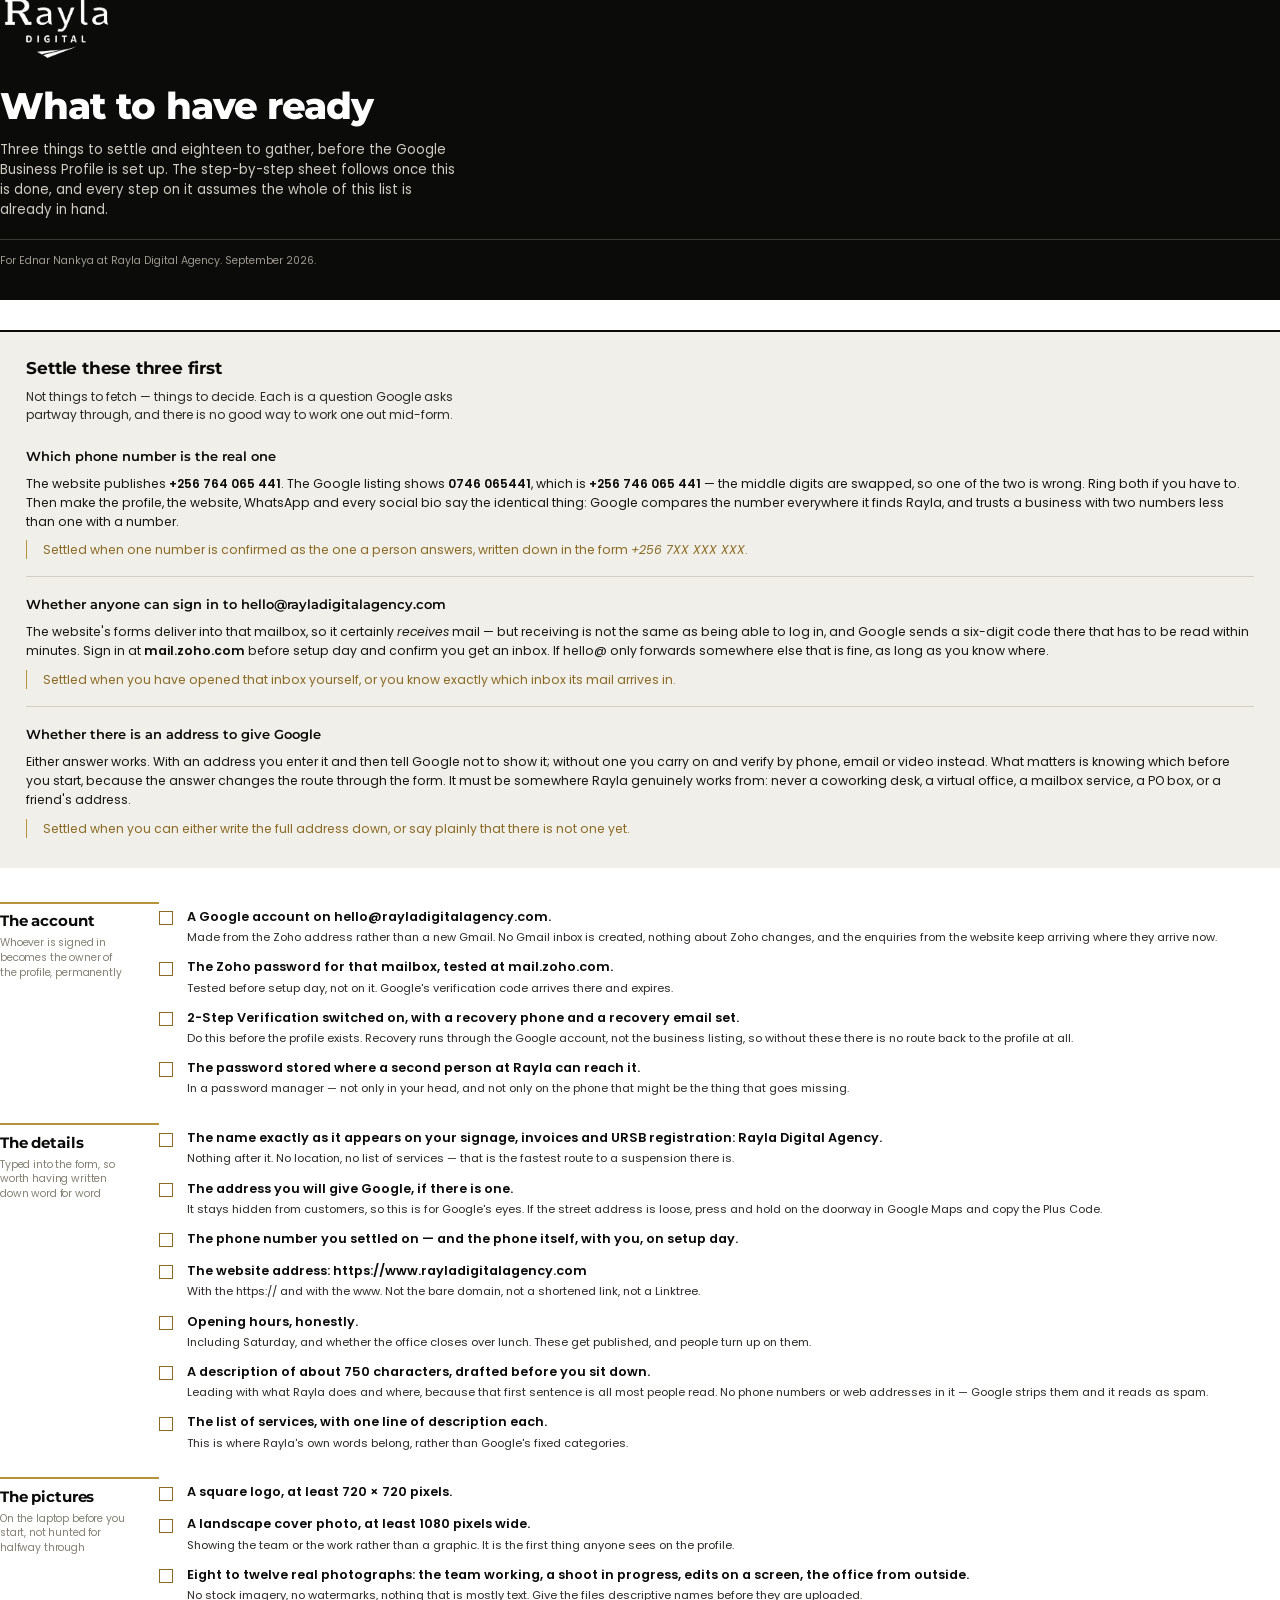
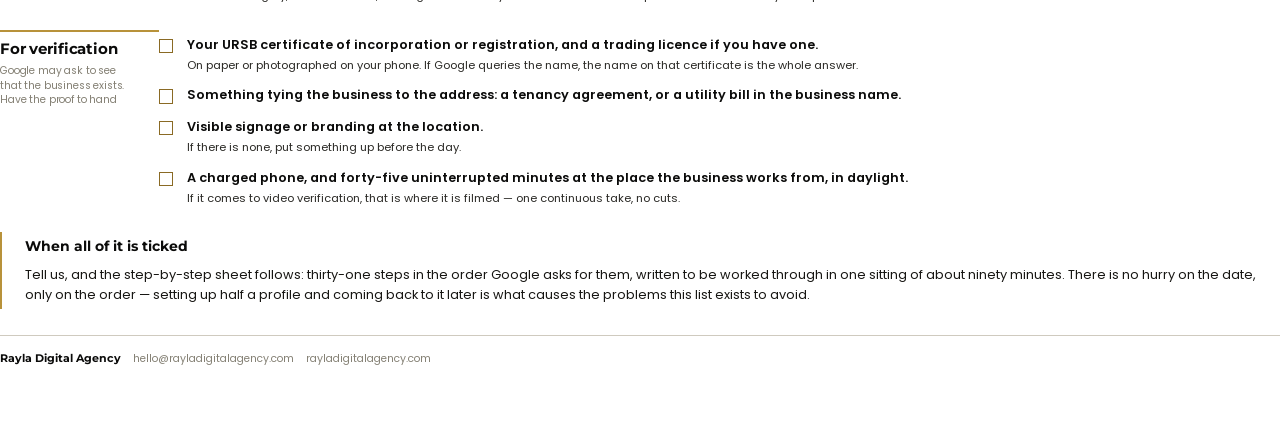
<file: docs/google-business-profile-requirements.html>
<!DOCTYPE html>
<html lang="en">
<head>
<meta charset="utf-8">
<title>What to have ready — Google Business Profile, Rayla Digital Agency</title>
<link rel="stylesheet" href="google-business-profile-requirements.css">
</head>
<body>

<!-- ==== MASTHEAD ====
     No cover page. This sheet is sent ahead of the step-by-step and read in a
     minute; a whole page of title would be a page between Ednar and the first
     thing she has to go and find. The band is black because the only logo
     file is white artwork, which vanishes on off-white paper. -->
<div class="masthead">
  <img src="../assests/images/RAYLALOGO2.png" alt="Rayla Digital Agency">
  <h1>What to have ready</h1>
  <p class="standfirst">Three things to settle and eighteen to gather, before the Google Business Profile is set up. The step-by-step sheet follows once this is done, and every step on it assumes the whole of this list is already in hand.</p>
  <p class="for">For Ednar Nankya at Rayla Digital Agency. September 2026.</p>
</div>

<!-- ==== THE THREE DECISIONS ====
     Everything else on this sheet is a document, a photograph or a password:
     you go and get it. These three are open questions, and each one stops
     setup dead in the middle if it is still open when Google asks. Hence
     their own panel, ahead of the gathering lists. -->
<div class="settle">
  <h2>Settle these three first</h2>
  <p class="lede">Not things to fetch &mdash; things to decide. Each is a question Google asks partway through, and there is no good way to work one out mid-form.</p>

  <div class="s">
    <h3>Which phone number is the real one</h3>
    <p>The website publishes <strong>+256 764 065 441</strong>. The Google listing shows <strong>0746 065441</strong>, which is <strong>+256 746 065 441</strong> &mdash; the middle digits are swapped, so one of the two is wrong. Ring both if you have to. Then make the profile, the website, WhatsApp and every social bio say the identical thing: Google compares the number everywhere it finds Rayla, and trusts a business with two numbers less than one with a number.</p>
    <p class="when">Settled when one number is confirmed as the one a person answers, written down in the form <em>+256 7XX XXX XXX</em>.</p>
  </div>

  <div class="s">
    <h3>Whether anyone can sign in to hello@rayladigitalagency.com</h3>
    <p>The website's forms deliver into that mailbox, so it certainly <em>receives</em> mail &mdash; but receiving is not the same as being able to log in, and Google sends a six-digit code there that has to be read within minutes. Sign in at <strong>mail.zoho.com</strong> before setup day and confirm you get an inbox. If hello@ only forwards somewhere else that is fine, as long as you know where.</p>
    <p class="when">Settled when you have opened that inbox yourself, or you know exactly which inbox its mail arrives in.</p>
  </div>

  <div class="s">
    <h3>Whether there is an address to give Google</h3>
    <p>Either answer works. With an address you enter it and then tell Google not to show it; without one you carry on and verify by phone, email or video instead. What matters is knowing which before you start, because the answer changes the route through the form. It must be somewhere Rayla genuinely works from: never a coworking desk, a virtual office, a mailbox service, a PO box, or a friend's address.</p>
    <p class="when">Settled when you can either write the full address down, or say plainly that there is not one yet.</p>
  </div>
</div>

<!-- ==== THE ACCOUNT ====
     First of the gathering groups because it is the one with a lead time.
     2-Step Verification takes five minutes; discovering the mailbox password
     is lost does not. -->
<div class="group">
  <div class="g-name">The account<span>Whoever is signed in becomes the owner of the profile, permanently</span></div>
  <div class="g-items">
    <ul class="check">
      <li><strong>A Google account on hello@rayladigitalagency.com.</strong>
        <span class="n">Made from the Zoho address rather than a new Gmail. No Gmail inbox is created, nothing about Zoho changes, and the enquiries from the website keep arriving where they arrive now.</span></li>
      <li><strong>The Zoho password for that mailbox, tested at mail.zoho.com.</strong>
        <span class="n">Tested before setup day, not on it. Google's verification code arrives there and expires.</span></li>
      <li><strong>2-Step Verification switched on, with a recovery phone and a recovery email set.</strong>
        <span class="n">Do this before the profile exists. Recovery runs through the Google account, not the business listing, so without these there is no route back to the profile at all.</span></li>
      <li><strong>The password stored where a second person at Rayla can reach it.</strong>
        <span class="n">In a password manager &mdash; not only in your head, and not only on the phone that might be the thing that goes missing.</span></li>
    </ul>
  </div>
</div>

<!-- ==== THE BUSINESS DETAILS ====
     The fields Google asks for, in the order they arrive. Written down in
     advance because the description and the services are the two people
     improvise into the form and then leave badly written for years. -->
<div class="group">
  <div class="g-name">The details<span>Typed into the form, so worth having written down word for word</span></div>
  <div class="g-items">
    <ul class="check">
      <li><strong>The name exactly as it appears on your signage, invoices and URSB registration: Rayla Digital Agency.</strong>
        <span class="n">Nothing after it. No location, no list of services &mdash; that is the fastest route to a suspension there is.</span></li>
      <li><strong>The address you will give Google, if there is one.</strong>
        <span class="n">It stays hidden from customers, so this is for Google's eyes. If the street address is loose, press and hold on the doorway in Google Maps and copy the Plus Code.</span></li>
      <li><strong>The phone number you settled on &mdash; and the phone itself, with you, on setup day.</strong></li>
      <li><strong>The website address: https://www.rayladigitalagency.com</strong>
        <span class="n">With the https:// and with the www. Not the bare domain, not a shortened link, not a Linktree.</span></li>
      <li><strong>Opening hours, honestly.</strong>
        <span class="n">Including Saturday, and whether the office closes over lunch. These get published, and people turn up on them.</span></li>
      <li><strong>A description of about 750 characters, drafted before you sit down.</strong>
        <span class="n">Leading with what Rayla does and where, because that first sentence is all most people read. No phone numbers or web addresses in it &mdash; Google strips them and it reads as spam.</span></li>
      <li><strong>The list of services, with one line of description each.</strong>
        <span class="n">This is where Rayla's own words belong, rather than Google's fixed categories.</span></li>
    </ul>
  </div>
</div>

<!-- ==== THE PICTURES ====
     Sized deliberately: Google crops anything smaller, and the result looks
     like a business that could not find its own logo. -->
<div class="group">
  <div class="g-name">The pictures<span>On the laptop before you start, not hunted for halfway through</span></div>
  <div class="g-items">
    <ul class="check">
      <li><strong>A square logo, at least 720 &times; 720 pixels.</strong></li>
      <li><strong>A landscape cover photo, at least 1080 pixels wide.</strong>
        <span class="n">Showing the team or the work rather than a graphic. It is the first thing anyone sees on the profile.</span></li>
      <li><strong>Eight to twelve real photographs: the team working, a shoot in progress, edits on a screen, the office from outside.</strong>
        <span class="n">No stock imagery, no watermarks, nothing that is mostly text. Give the files descriptive names before they are uploaded.</span></li>
    </ul>
  </div>
</div>

<!-- ==== VERIFICATION ====
     Last, because it is the only group that may not be needed. But if video
     verification is what Google offers, all of it is needed at once, on
     camera, in one continuous take. -->
<div class="group">
  <div class="g-name">For verification<span>Google may ask to see that the business exists. Have the proof to hand</span></div>
  <div class="g-items">
    <ul class="check">
      <li><strong>Your URSB certificate of incorporation or registration, and a trading licence if you have one.</strong>
        <span class="n">On paper or photographed on your phone. If Google queries the name, the name on that certificate is the whole answer.</span></li>
      <li><strong>Something tying the business to the address: a tenancy agreement, or a utility bill in the business name.</strong></li>
      <li><strong>Visible signage or branding at the location.</strong>
        <span class="n">If there is none, put something up before the day.</span></li>
      <li><strong>A charged phone, and forty-five uninterrupted minutes at the place the business works from, in daylight.</strong>
        <span class="n">If it comes to video verification, that is where it is filmed &mdash; one continuous take, no cuts.</span></li>
    </ul>
  </div>
</div>

<!-- ==== CLOSE ====
     Ends on what happens next rather than on another warning. The black band
     at the top is the document's one raised voice. -->
<div class="close">
  <h3>When all of it is ticked</h3>
  <p>Tell us, and the step-by-step sheet follows: thirty-one steps in the order Google asks for them, written to be worked through in one sitting of about ninety minutes. There is no hurry on the date, only on the order &mdash; setting up half a profile and coming back to it later is what causes the problems this list exists to avoid.</p>
</div>

<div class="signoff">
  <p style="margin-bottom:0"><b>Rayla Digital Agency</b> &nbsp;&nbsp; hello@rayladigitalagency.com &nbsp;&nbsp; rayladigitalagency.com</p>
</div>

</body>
</html>
</file>
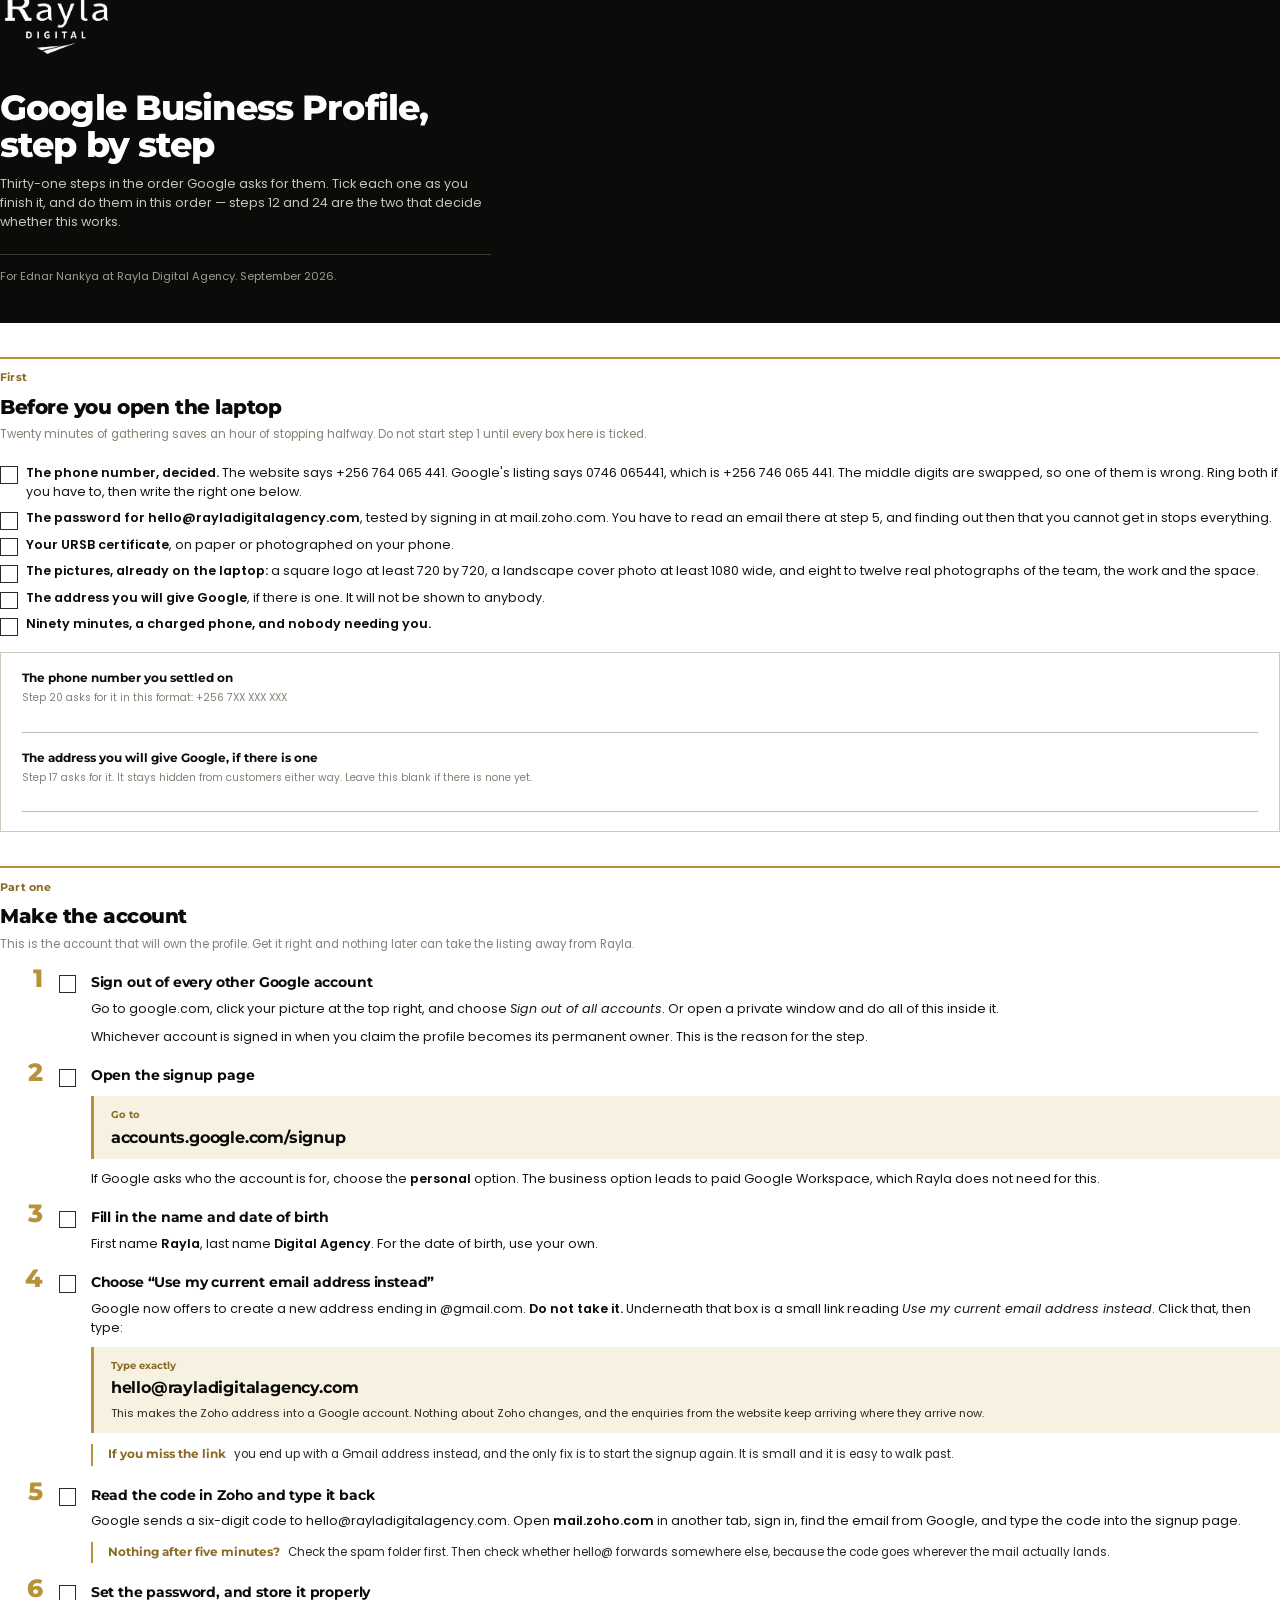
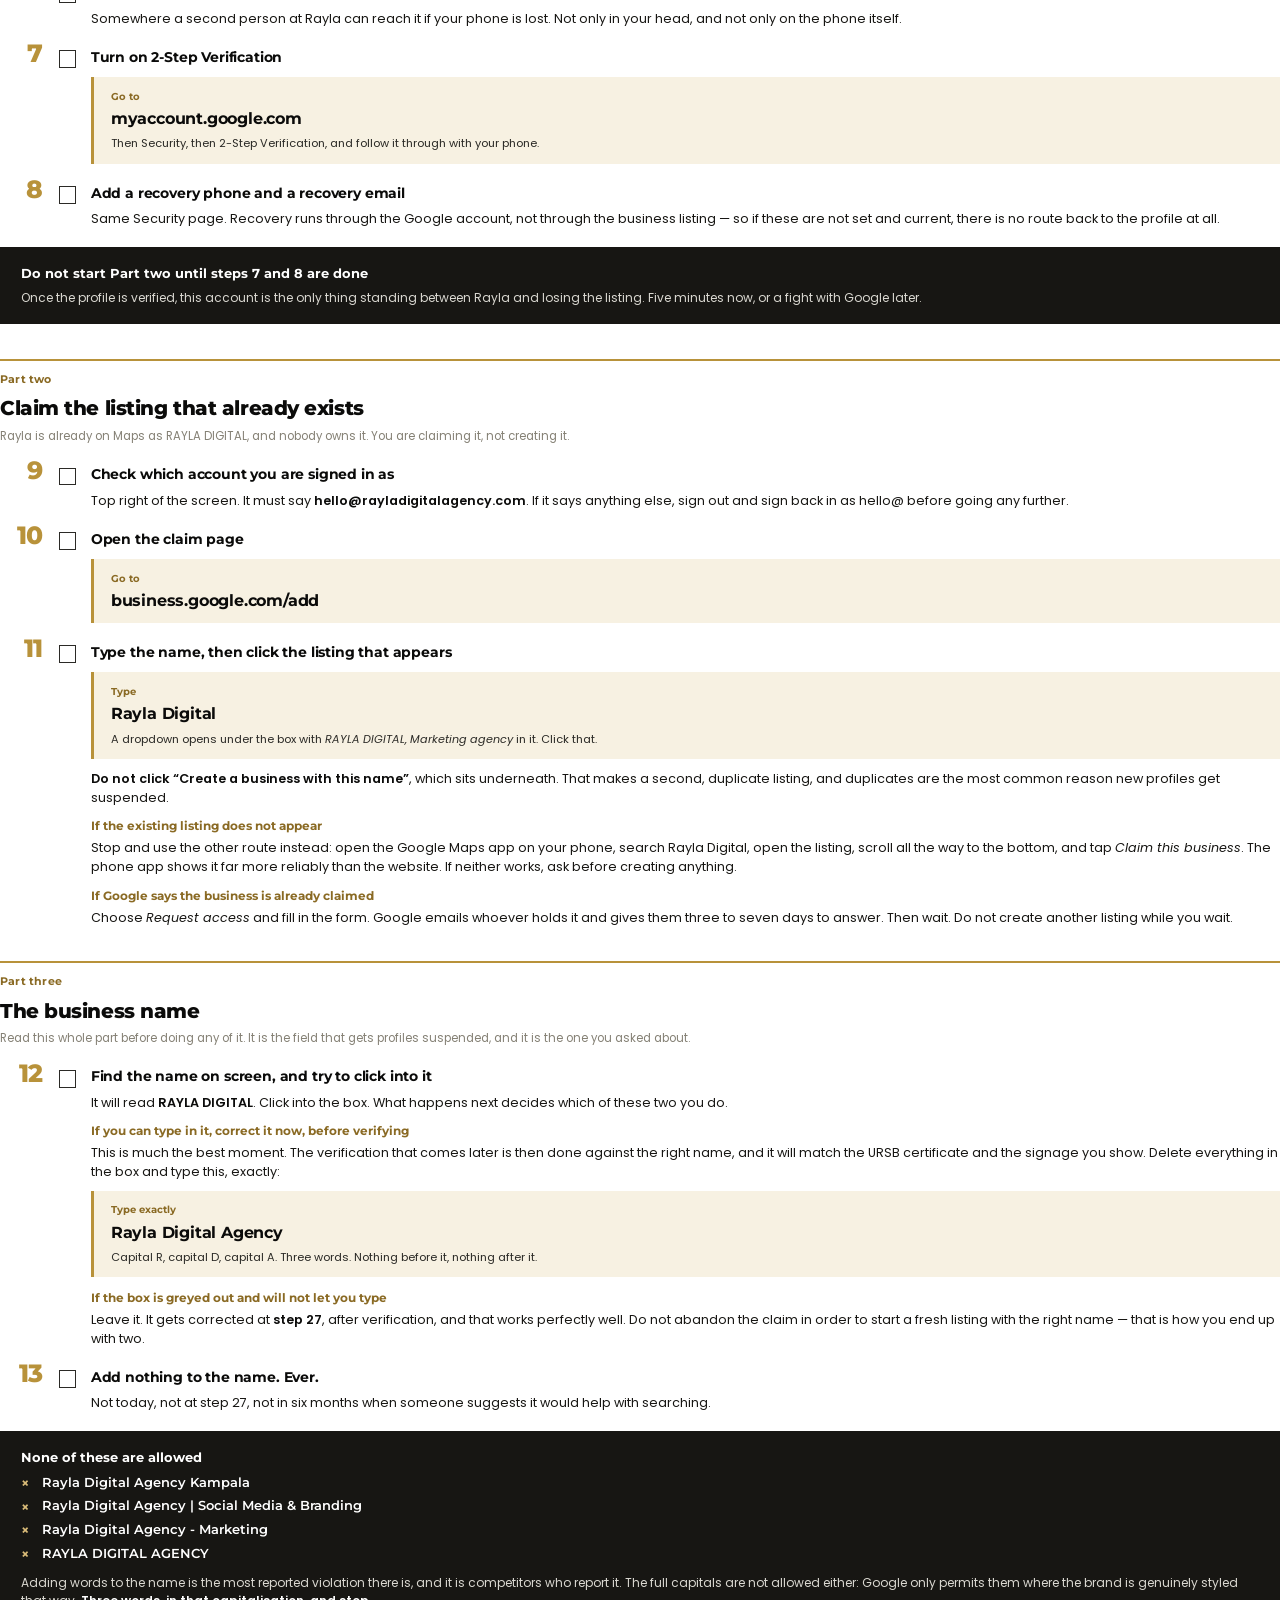
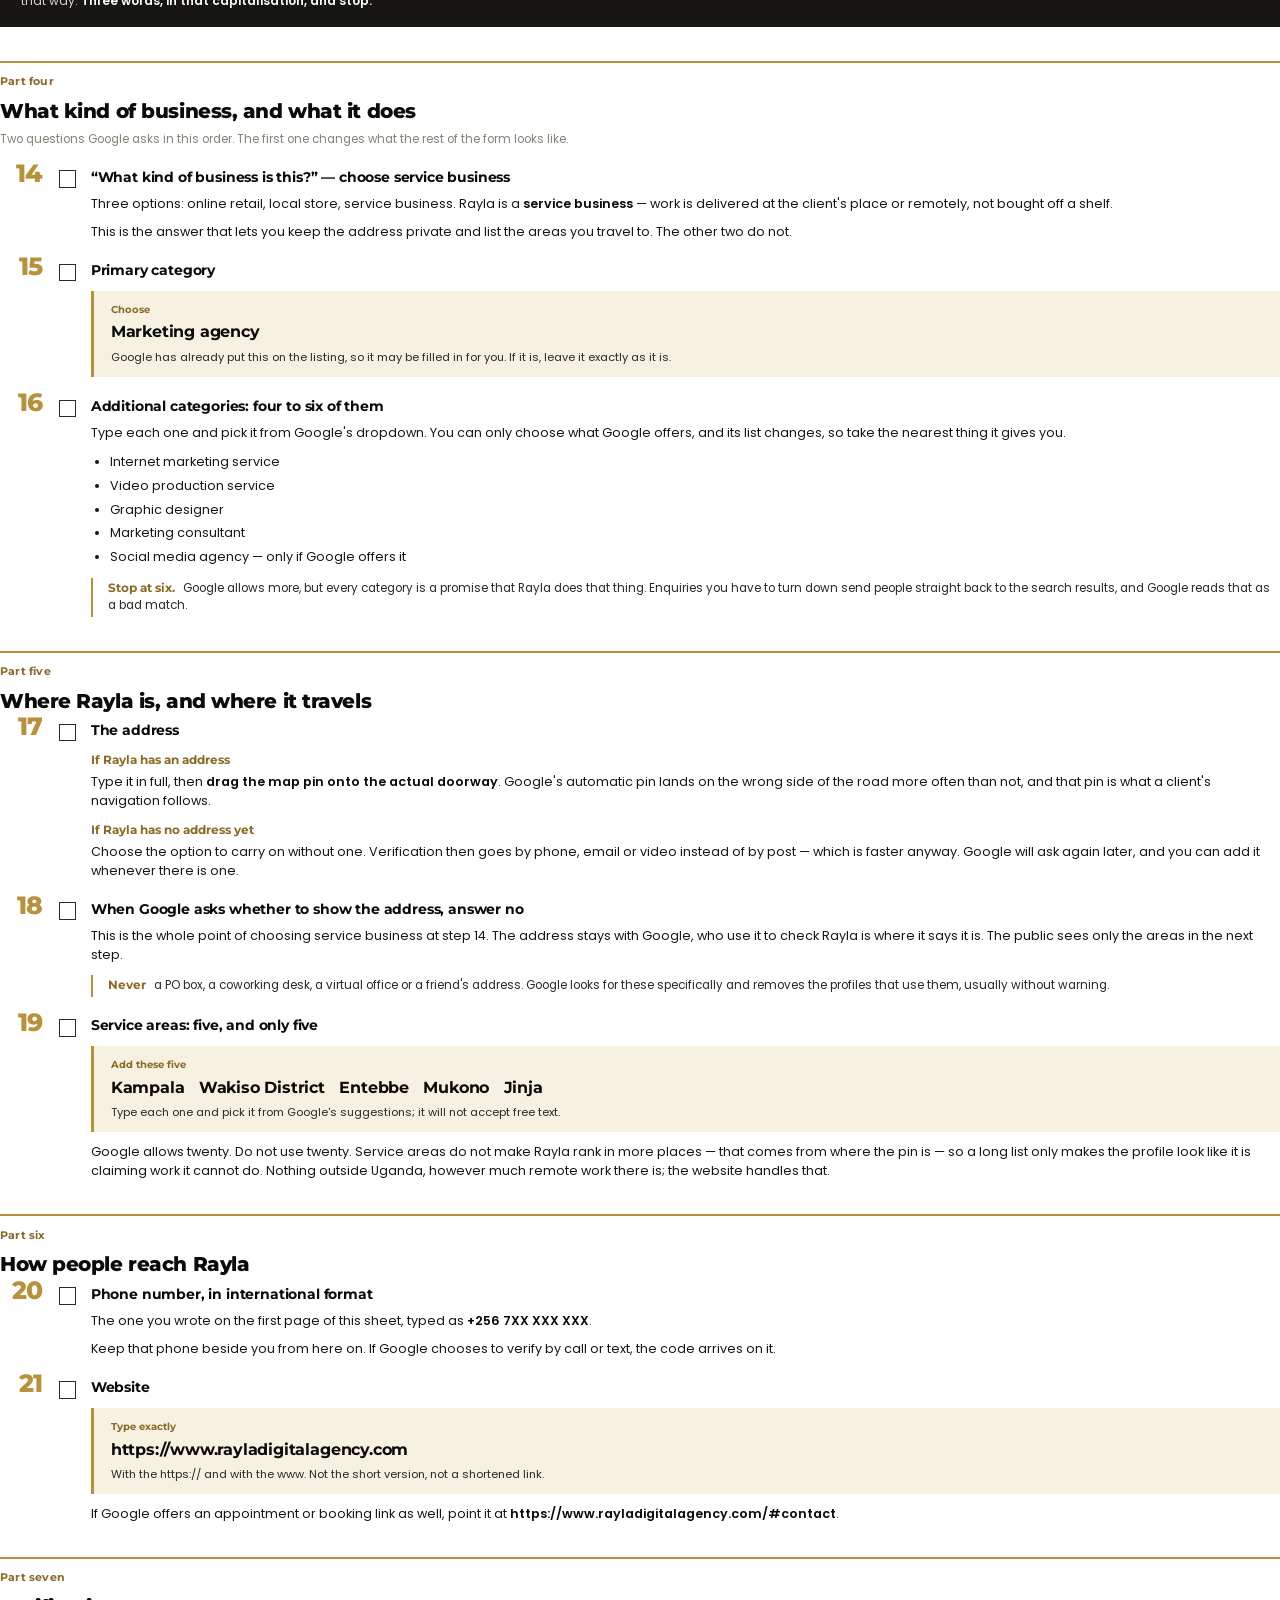
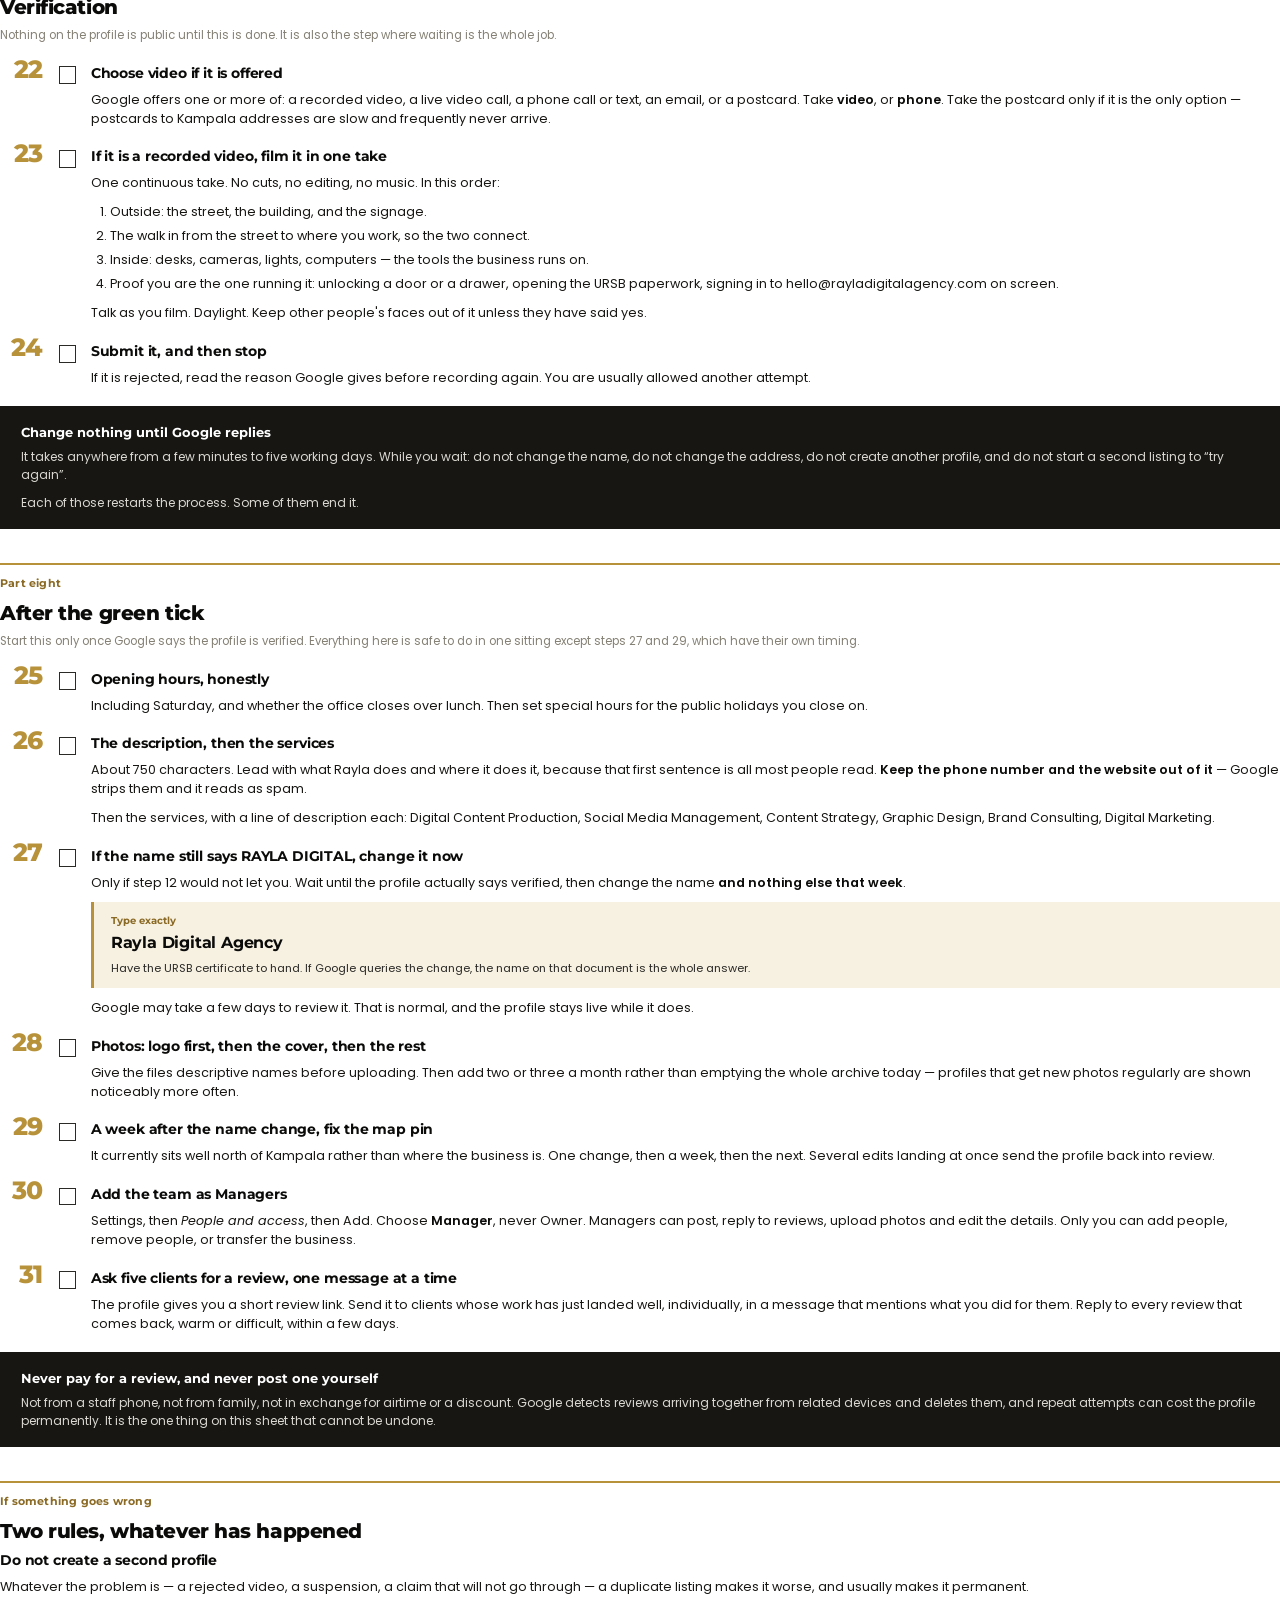
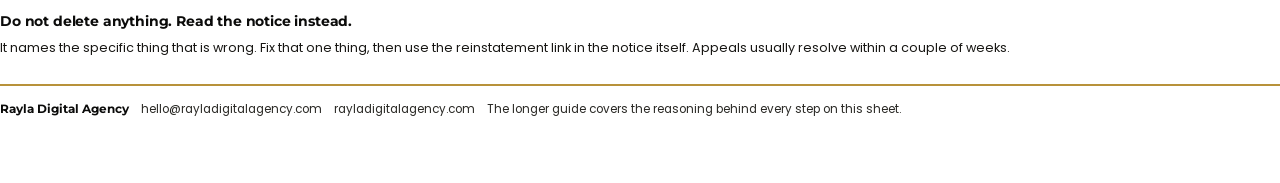
<file: docs/google-business-profile-walkthrough.html>
<!DOCTYPE html>
<html lang="en">
<head>
<meta charset="utf-8">
<title>Google Business Profile, step by step — Rayla Digital Agency</title>
<link rel="stylesheet" href="google-business-profile-walkthrough.css">
</head>
<body>

<!-- ==== MASTHEAD ====
     No cover page on purpose. This document is worked through with the
     laptop open, and a whole sheet spent on a title is a sheet she has to
     turn before she can start. The guide next to it is the one to read;
     this is the one to follow. -->
<div class="masthead">
  <img src="../assests/images/RAYLALOGO2.png" alt="Rayla Digital Agency">
  <h1>Google Business Profile,<br>step by step</h1>
  <p>Thirty-one steps in the order Google asks for them. Tick each one as you finish it, and do them in this order &mdash; steps 12 and 24 are the two that decide whether this works.</p>
  <p class="for">For Ednar Nankya at Rayla Digital Agency. September 2026.</p>
</div>

<!-- ==== BEFORE ==== -->
<h2 class="part"><span class="n">First</span>Before you open the laptop</h2>
<p class="part-note">Twenty minutes of gathering saves an hour of stopping halfway. Do not start step 1 until every box here is ticked.</p>

<ul class="check">
  <li><strong>The phone number, decided.</strong> The website says +256 764 065 441. Google's listing says 0746 065441, which is +256 746 065 441. The middle digits are swapped, so one of them is wrong. Ring both if you have to, then write the right one below.</li>
  <li><strong>The password for hello@rayladigitalagency.com</strong>, tested by signing in at mail.zoho.com. You have to read an email there at step 5, and finding out then that you cannot get in stops everything.</li>
  <li><strong>Your URSB certificate</strong>, on paper or photographed on your phone.</li>
  <li><strong>The pictures, already on the laptop:</strong> a square logo at least 720 by 720, a landscape cover photo at least 1080 wide, and eight to twelve real photographs of the team, the work and the space.</li>
  <li><strong>The address you will give Google</strong>, if there is one. It will not be shown to anybody.</li>
  <li><strong>Ninety minutes, a charged phone, and nobody needing you.</strong></li>
</ul>

<div class="writein">
  <p class="wl">The phone number you settled on</p>
  <p class="wh">Step 20 asks for it in this format: +256 7XX XXX XXX</p>
  <div class="fill"></div>
  <p class="wl">The address you will give Google, if there is one</p>
  <p class="wh">Step 17 asks for it. It stays hidden from customers either way. Leave this blank if there is none yet.</p>
  <div class="fill"></div>
</div>

<!-- ==== PART: ACCOUNT ==== -->
<h2 class="part"><span class="n">Part one</span>Make the account</h2>
<p class="part-note">This is the account that will own the profile. Get it right and nothing later can take the listing away from Rayla.</p>

<div class="st">
  <div class="st-n">1</div><div class="st-box"></div>
  <h3>Sign out of every other Google account</h3>
  <p>Go to google.com, click your picture at the top right, and choose <em>Sign out of all accounts</em>. Or open a private window and do all of this inside it.</p>
  <p>Whichever account is signed in when you claim the profile becomes its permanent owner. This is the reason for the step.</p>
</div>

<div class="st">
  <div class="st-n">2</div><div class="st-box"></div>
  <h3>Open the signup page</h3>
  <div class="type-this">
    <p class="lbl">Go to</p>
    <p class="val">accounts.google.com/signup</p>
  </div>
  <p>If Google asks who the account is for, choose the <strong>personal</strong> option. The business option leads to paid Google Workspace, which Rayla does not need for this.</p>
</div>

<div class="st">
  <div class="st-n">3</div><div class="st-box"></div>
  <h3>Fill in the name and date of birth</h3>
  <p>First name <strong>Rayla</strong>, last name <strong>Digital Agency</strong>. For the date of birth, use your own.</p>
</div>

<div class="st">
  <div class="st-n">4</div><div class="st-box"></div>
  <h3>Choose &ldquo;Use my current email address instead&rdquo;</h3>
  <p>Google now offers to create a new address ending in @gmail.com. <strong>Do not take it.</strong> Underneath that box is a small link reading <em>Use my current email address instead</em>. Click that, then type:</p>
  <div class="type-this">
    <p class="lbl">Type exactly</p>
    <p class="val">hello@rayladigitalagency.com</p>
    <p class="after">This makes the Zoho address into a Google account. Nothing about Zoho changes, and the enquiries from the website keep arriving where they arrive now.</p>
  </div>
  <p class="note"><b>If you miss the link</b> you end up with a Gmail address instead, and the only fix is to start the signup again. It is small and it is easy to walk past.</p>
</div>

<div class="st">
  <div class="st-n">5</div><div class="st-box"></div>
  <h3>Read the code in Zoho and type it back</h3>
  <p>Google sends a six-digit code to hello@rayladigitalagency.com. Open <strong>mail.zoho.com</strong> in another tab, sign in, find the email from Google, and type the code into the signup page.</p>
  <p class="note"><b>Nothing after five minutes?</b> Check the spam folder first. Then check whether hello@ forwards somewhere else, because the code goes wherever the mail actually lands.</p>
</div>

<div class="st">
  <div class="st-n">6</div><div class="st-box"></div>
  <h3>Set the password, and store it properly</h3>
  <p>Somewhere a second person at Rayla can reach it if your phone is lost. Not only in your head, and not only on the phone itself.</p>
</div>

<div class="st">
  <div class="st-n">7</div><div class="st-box"></div>
  <h3>Turn on 2-Step Verification</h3>
  <div class="type-this">
    <p class="lbl">Go to</p>
    <p class="val">myaccount.google.com</p>
    <p class="after">Then Security, then 2-Step Verification, and follow it through with your phone.</p>
  </div>
</div>

<div class="st">
  <div class="st-n">8</div><div class="st-box"></div>
  <h3>Add a recovery phone and a recovery email</h3>
  <p>Same Security page. Recovery runs through the Google account, not through the business listing &mdash; so if these are not set and current, there is no route back to the profile at all.</p>
</div>

<div class="stop">
  <b>Do not start Part two until steps 7 and 8 are done</b>
  <p style="margin-bottom:0">Once the profile is verified, this account is the only thing standing between Rayla and losing the listing. Five minutes now, or a fight with Google later.</p>
</div>

<!-- ==== PART: CLAIM ==== -->
<h2 class="part"><span class="n">Part two</span>Claim the listing that already exists</h2>
<p class="part-note">Rayla is already on Maps as RAYLA DIGITAL, and nobody owns it. You are claiming it, not creating it.</p>

<div class="st">
  <div class="st-n">9</div><div class="st-box"></div>
  <h3>Check which account you are signed in as</h3>
  <p>Top right of the screen. It must say <strong>hello@rayladigitalagency.com</strong>. If it says anything else, sign out and sign back in as hello@ before going any further.</p>
</div>

<div class="st">
  <div class="st-n">10</div><div class="st-box"></div>
  <h3>Open the claim page</h3>
  <div class="type-this">
    <p class="lbl">Go to</p>
    <p class="val">business.google.com/add</p>
  </div>
</div>

<div class="st">
  <div class="st-n">11</div><div class="st-box"></div>
  <h3>Type the name, then click the listing that appears</h3>
  <div class="type-this">
    <p class="lbl">Type</p>
    <p class="val">Rayla Digital</p>
    <p class="after">A dropdown opens under the box with <em>RAYLA DIGITAL, Marketing agency</em> in it. Click that.</p>
  </div>
  <p><strong>Do not click &ldquo;Create a business with this name&rdquo;</strong>, which sits underneath. That makes a second, duplicate listing, and duplicates are the most common reason new profiles get suspended.</p>
  <dl class="branch">
    <dt>If the existing listing does not appear</dt>
    <dd>Stop and use the other route instead: open the Google Maps app on your phone, search Rayla Digital, open the listing, scroll all the way to the bottom, and tap <em>Claim this business</em>. The phone app shows it far more reliably than the website. If neither works, ask before creating anything.</dd>
    <dt>If Google says the business is already claimed</dt>
    <dd>Choose <em>Request access</em> and fill in the form. Google emails whoever holds it and gives them three to seven days to answer. Then wait. Do not create another listing while you wait.</dd>
  </dl>
</div>

<!-- ==== PART: THE NAME ==== -->
<h2 class="part"><span class="n">Part three</span>The business name</h2>
<p class="part-note">Read this whole part before doing any of it. It is the field that gets profiles suspended, and it is the one you asked about.</p>

<div class="st">
  <div class="st-n">12</div><div class="st-box"></div>
  <h3>Find the name on screen, and try to click into it</h3>
  <p>It will read <strong>RAYLA DIGITAL</strong>. Click into the box. What happens next decides which of these two you do.</p>
  <dl class="branch">
    <dt>If you can type in it, correct it now, before verifying</dt>
    <dd>This is much the best moment. The verification that comes later is then done against the right name, and it will match the URSB certificate and the signage you show. Delete everything in the box and type this, exactly:
      <div class="type-this">
        <p class="lbl">Type exactly</p>
        <p class="val">Rayla Digital Agency</p>
        <p class="after">Capital R, capital D, capital A. Three words. Nothing before it, nothing after it.</p>
      </div>
    </dd>
    <dt>If the box is greyed out and will not let you type</dt>
    <dd>Leave it. It gets corrected at <strong>step 27</strong>, after verification, and that works perfectly well. Do not abandon the claim in order to start a fresh listing with the right name &mdash; that is how you end up with two.</dd>
  </dl>
</div>

<div class="st">
  <div class="st-n">13</div><div class="st-box"></div>
  <h3>Add nothing to the name. Ever.</h3>
  <p>Not today, not at step 27, not in six months when someone suggests it would help with searching.</p>
</div>

<div class="stop">
  <b>None of these are allowed</b>
  <ul>
    <li>Rayla Digital Agency Kampala</li>
    <li>Rayla Digital Agency | Social Media &amp; Branding</li>
    <li>Rayla Digital Agency - Marketing</li>
    <li>RAYLA DIGITAL AGENCY</li>
  </ul>
  <p style="margin-bottom:0">Adding words to the name is the most reported violation there is, and it is competitors who report it. The full capitals are not allowed either: Google only permits them where the brand is genuinely styled that way. <strong>Three words, in that capitalisation, and stop.</strong></p>
</div>

<!-- ==== PART: TYPE AND CATEGORIES ==== -->
<h2 class="part"><span class="n">Part four</span>What kind of business, and what it does</h2>
<p class="part-note">Two questions Google asks in this order. The first one changes what the rest of the form looks like.</p>

<div class="st">
  <div class="st-n">14</div><div class="st-box"></div>
  <h3>&ldquo;What kind of business is this?&rdquo; &mdash; choose service business</h3>
  <p>Three options: online retail, local store, service business. Rayla is a <strong>service business</strong> &mdash; work is delivered at the client's place or remotely, not bought off a shelf.</p>
  <p>This is the answer that lets you keep the address private and list the areas you travel to. The other two do not.</p>
</div>

<div class="st">
  <div class="st-n">15</div><div class="st-box"></div>
  <h3>Primary category</h3>
  <div class="type-this">
    <p class="lbl">Choose</p>
    <p class="val">Marketing agency</p>
    <p class="after">Google has already put this on the listing, so it may be filled in for you. If it is, leave it exactly as it is.</p>
  </div>
</div>

<div class="st">
  <div class="st-n">16</div><div class="st-box"></div>
  <h3>Additional categories: four to six of them</h3>
  <p>Type each one and pick it from Google's dropdown. You can only choose what Google offers, and its list changes, so take the nearest thing it gives you.</p>
  <ul>
    <li>Internet marketing service</li>
    <li>Video production service</li>
    <li>Graphic designer</li>
    <li>Marketing consultant</li>
    <li>Social media agency &mdash; only if Google offers it</li>
  </ul>
  <p class="note"><b>Stop at six.</b> Google allows more, but every category is a promise that Rayla does that thing. Enquiries you have to turn down send people straight back to the search results, and Google reads that as a bad match.</p>
</div>

<!-- ==== PART: WHERE ==== -->
<h2 class="part"><span class="n">Part five</span>Where Rayla is, and where it travels</h2>

<div class="st">
  <div class="st-n">17</div><div class="st-box"></div>
  <h3>The address</h3>
  <dl class="branch">
    <dt>If Rayla has an address</dt>
    <dd>Type it in full, then <strong>drag the map pin onto the actual doorway</strong>. Google's automatic pin lands on the wrong side of the road more often than not, and that pin is what a client's navigation follows.</dd>
    <dt>If Rayla has no address yet</dt>
    <dd>Choose the option to carry on without one. Verification then goes by phone, email or video instead of by post &mdash; which is faster anyway. Google will ask again later, and you can add it whenever there is one.</dd>
  </dl>
</div>

<div class="st">
  <div class="st-n">18</div><div class="st-box"></div>
  <h3>When Google asks whether to show the address, answer no</h3>
  <p>This is the whole point of choosing service business at step 14. The address stays with Google, who use it to check Rayla is where it says it is. The public sees only the areas in the next step.</p>
  <p class="note"><b>Never</b> a PO box, a coworking desk, a virtual office or a friend's address. Google looks for these specifically and removes the profiles that use them, usually without warning.</p>
</div>

<div class="st">
  <div class="st-n">19</div><div class="st-box"></div>
  <h3>Service areas: five, and only five</h3>
  <div class="type-this">
    <p class="lbl">Add these five</p>
    <p class="val">Kampala &nbsp; Wakiso District &nbsp; Entebbe &nbsp; Mukono &nbsp; Jinja</p>
    <p class="after">Type each one and pick it from Google's suggestions; it will not accept free text.</p>
  </div>
  <p>Google allows twenty. Do not use twenty. Service areas do not make Rayla rank in more places &mdash; that comes from where the pin is &mdash; so a long list only makes the profile look like it is claiming work it cannot do. Nothing outside Uganda, however much remote work there is; the website handles that.</p>
</div>

<!-- ==== PART: CONTACT ==== -->
<h2 class="part"><span class="n">Part six</span>How people reach Rayla</h2>

<div class="st">
  <div class="st-n">20</div><div class="st-box"></div>
  <h3>Phone number, in international format</h3>
  <p>The one you wrote on the first page of this sheet, typed as <strong>+256 7XX XXX XXX</strong>.</p>
  <p>Keep that phone beside you from here on. If Google chooses to verify by call or text, the code arrives on it.</p>
</div>

<div class="st">
  <div class="st-n">21</div><div class="st-box"></div>
  <h3>Website</h3>
  <div class="type-this">
    <p class="lbl">Type exactly</p>
    <p class="val">https://www.rayladigitalagency.com</p>
    <p class="after">With the https:// and with the www. Not the short version, not a shortened link.</p>
  </div>
  <p>If Google offers an appointment or booking link as well, point it at <strong>https://www.rayladigitalagency.com/#contact</strong>.</p>
</div>

<!-- ==== PART: VERIFY ==== -->
<h2 class="part"><span class="n">Part seven</span>Verification</h2>
<p class="part-note">Nothing on the profile is public until this is done. It is also the step where waiting is the whole job.</p>

<div class="st">
  <div class="st-n">22</div><div class="st-box"></div>
  <h3>Choose video if it is offered</h3>
  <p>Google offers one or more of: a recorded video, a live video call, a phone call or text, an email, or a postcard. Take <strong>video</strong>, or <strong>phone</strong>. Take the postcard only if it is the only option &mdash; postcards to Kampala addresses are slow and frequently never arrive.</p>
</div>

<div class="st">
  <div class="st-n">23</div><div class="st-box"></div>
  <h3>If it is a recorded video, film it in one take</h3>
  <p>One continuous take. No cuts, no editing, no music. In this order:</p>
  <ol>
    <li>Outside: the street, the building, and the signage.</li>
    <li>The walk in from the street to where you work, so the two connect.</li>
    <li>Inside: desks, cameras, lights, computers &mdash; the tools the business runs on.</li>
    <li>Proof you are the one running it: unlocking a door or a drawer, opening the URSB paperwork, signing in to hello@rayladigitalagency.com on screen.</li>
  </ol>
  <p>Talk as you film. Daylight. Keep other people's faces out of it unless they have said yes.</p>
</div>

<div class="st">
  <div class="st-n">24</div><div class="st-box"></div>
  <h3>Submit it, and then stop</h3>
  <p>If it is rejected, read the reason Google gives before recording again. You are usually allowed another attempt.</p>
</div>

<div class="stop">
  <b>Change nothing until Google replies</b>
  <p>It takes anywhere from a few minutes to five working days. While you wait: do not change the name, do not change the address, do not create another profile, and do not start a second listing to &ldquo;try again&rdquo;.</p>
  <p style="margin-bottom:0">Each of those restarts the process. Some of them end it.</p>
</div>

<!-- ==== PART: AFTER ==== -->
<h2 class="part"><span class="n">Part eight</span>After the green tick</h2>
<p class="part-note">Start this only once Google says the profile is verified. Everything here is safe to do in one sitting except steps 27 and 29, which have their own timing.</p>

<div class="st">
  <div class="st-n">25</div><div class="st-box"></div>
  <h3>Opening hours, honestly</h3>
  <p>Including Saturday, and whether the office closes over lunch. Then set special hours for the public holidays you close on.</p>
</div>

<div class="st">
  <div class="st-n">26</div><div class="st-box"></div>
  <h3>The description, then the services</h3>
  <p>About 750 characters. Lead with what Rayla does and where it does it, because that first sentence is all most people read. <strong>Keep the phone number and the website out of it</strong> &mdash; Google strips them and it reads as spam.</p>
  <p>Then the services, with a line of description each: Digital Content Production, Social Media Management, Content Strategy, Graphic Design, Brand Consulting, Digital Marketing.</p>
</div>

<div class="st">
  <div class="st-n">27</div><div class="st-box"></div>
  <h3>If the name still says RAYLA DIGITAL, change it now</h3>
  <p>Only if step 12 would not let you. Wait until the profile actually says verified, then change the name <strong>and nothing else that week</strong>.</p>
  <div class="type-this">
    <p class="lbl">Type exactly</p>
    <p class="val">Rayla Digital Agency</p>
    <p class="after">Have the URSB certificate to hand. If Google queries the change, the name on that document is the whole answer.</p>
  </div>
  <p>Google may take a few days to review it. That is normal, and the profile stays live while it does.</p>
</div>

<div class="st">
  <div class="st-n">28</div><div class="st-box"></div>
  <h3>Photos: logo first, then the cover, then the rest</h3>
  <p>Give the files descriptive names before uploading. Then add two or three a month rather than emptying the whole archive today &mdash; profiles that get new photos regularly are shown noticeably more often.</p>
</div>

<div class="st">
  <div class="st-n">29</div><div class="st-box"></div>
  <h3>A week after the name change, fix the map pin</h3>
  <p>It currently sits well north of Kampala rather than where the business is. One change, then a week, then the next. Several edits landing at once send the profile back into review.</p>
</div>

<div class="st">
  <div class="st-n">30</div><div class="st-box"></div>
  <h3>Add the team as Managers</h3>
  <p>Settings, then <em>People and access</em>, then Add. Choose <strong>Manager</strong>, never Owner. Managers can post, reply to reviews, upload photos and edit the details. Only you can add people, remove people, or transfer the business.</p>
</div>

<div class="st">
  <div class="st-n">31</div><div class="st-box"></div>
  <h3>Ask five clients for a review, one message at a time</h3>
  <p>The profile gives you a short review link. Send it to clients whose work has just landed well, individually, in a message that mentions what you did for them. Reply to every review that comes back, warm or difficult, within a few days.</p>
</div>

<div class="stop">
  <b>Never pay for a review, and never post one yourself</b>
  <p style="margin-bottom:0">Not from a staff phone, not from family, not in exchange for airtime or a discount. Google detects reviews arriving together from related devices and deletes them, and repeat attempts can cost the profile permanently. It is the one thing on this sheet that cannot be undone.</p>
</div>

<!-- ==== IF IT GOES WRONG ==== -->
<h2 class="part"><span class="n">If something goes wrong</span>Two rules, whatever has happened</h2>

<div class="rule-item">
  <h3>Do not create a second profile</h3>
  <p>Whatever the problem is &mdash; a rejected video, a suspension, a claim that will not go through &mdash; a duplicate listing makes it worse, and usually makes it permanent.</p>
</div>

<div class="rule-item">
  <h3>Do not delete anything. Read the notice instead.</h3>
  <p>It names the specific thing that is wrong. Fix that one thing, then use the reinstatement link in the notice itself. Appeals usually resolve within a couple of weeks.</p>
</div>

<div class="signoff">
  <p style="margin-bottom:0"><b>Rayla Digital Agency</b> &nbsp;&nbsp; hello@rayladigitalagency.com &nbsp;&nbsp; rayladigitalagency.com &nbsp;&nbsp; The longer guide covers the reasoning behind every step on this sheet.</p>
</div>

</body>
</html>
</file>
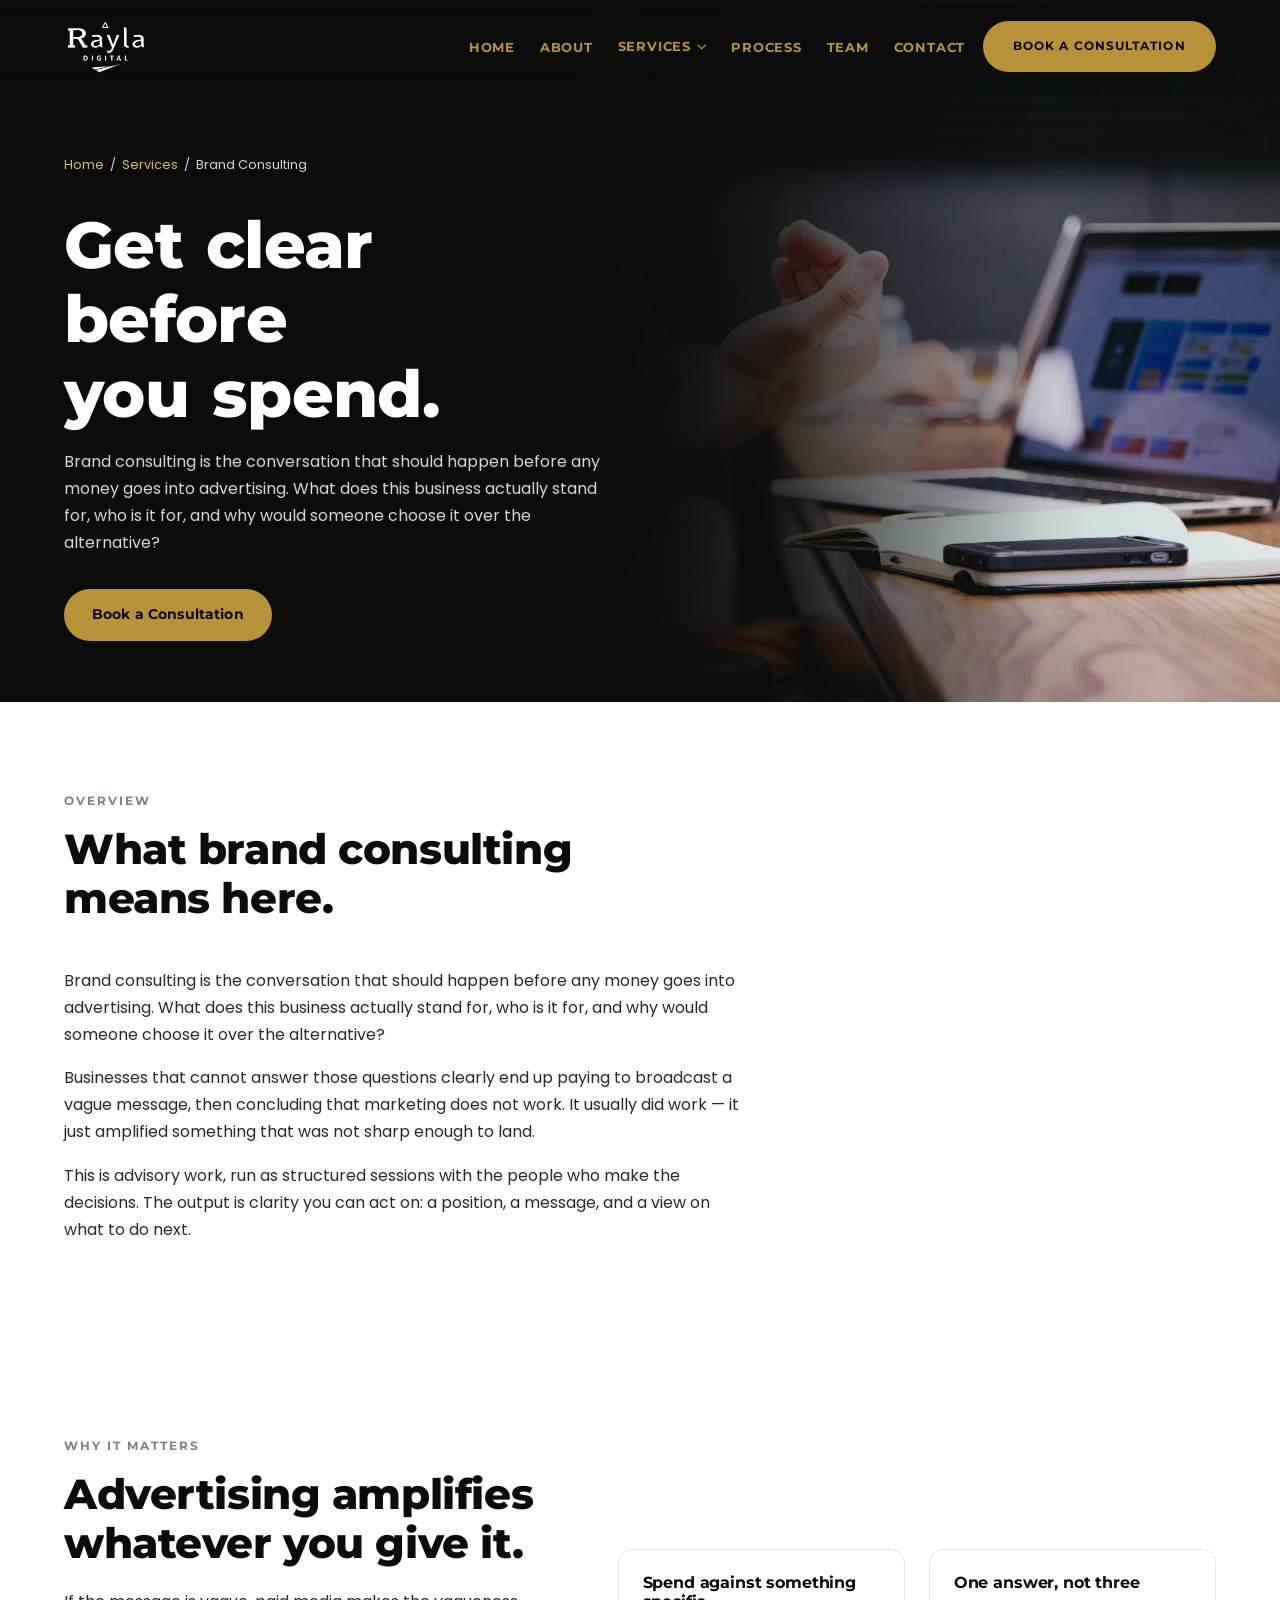
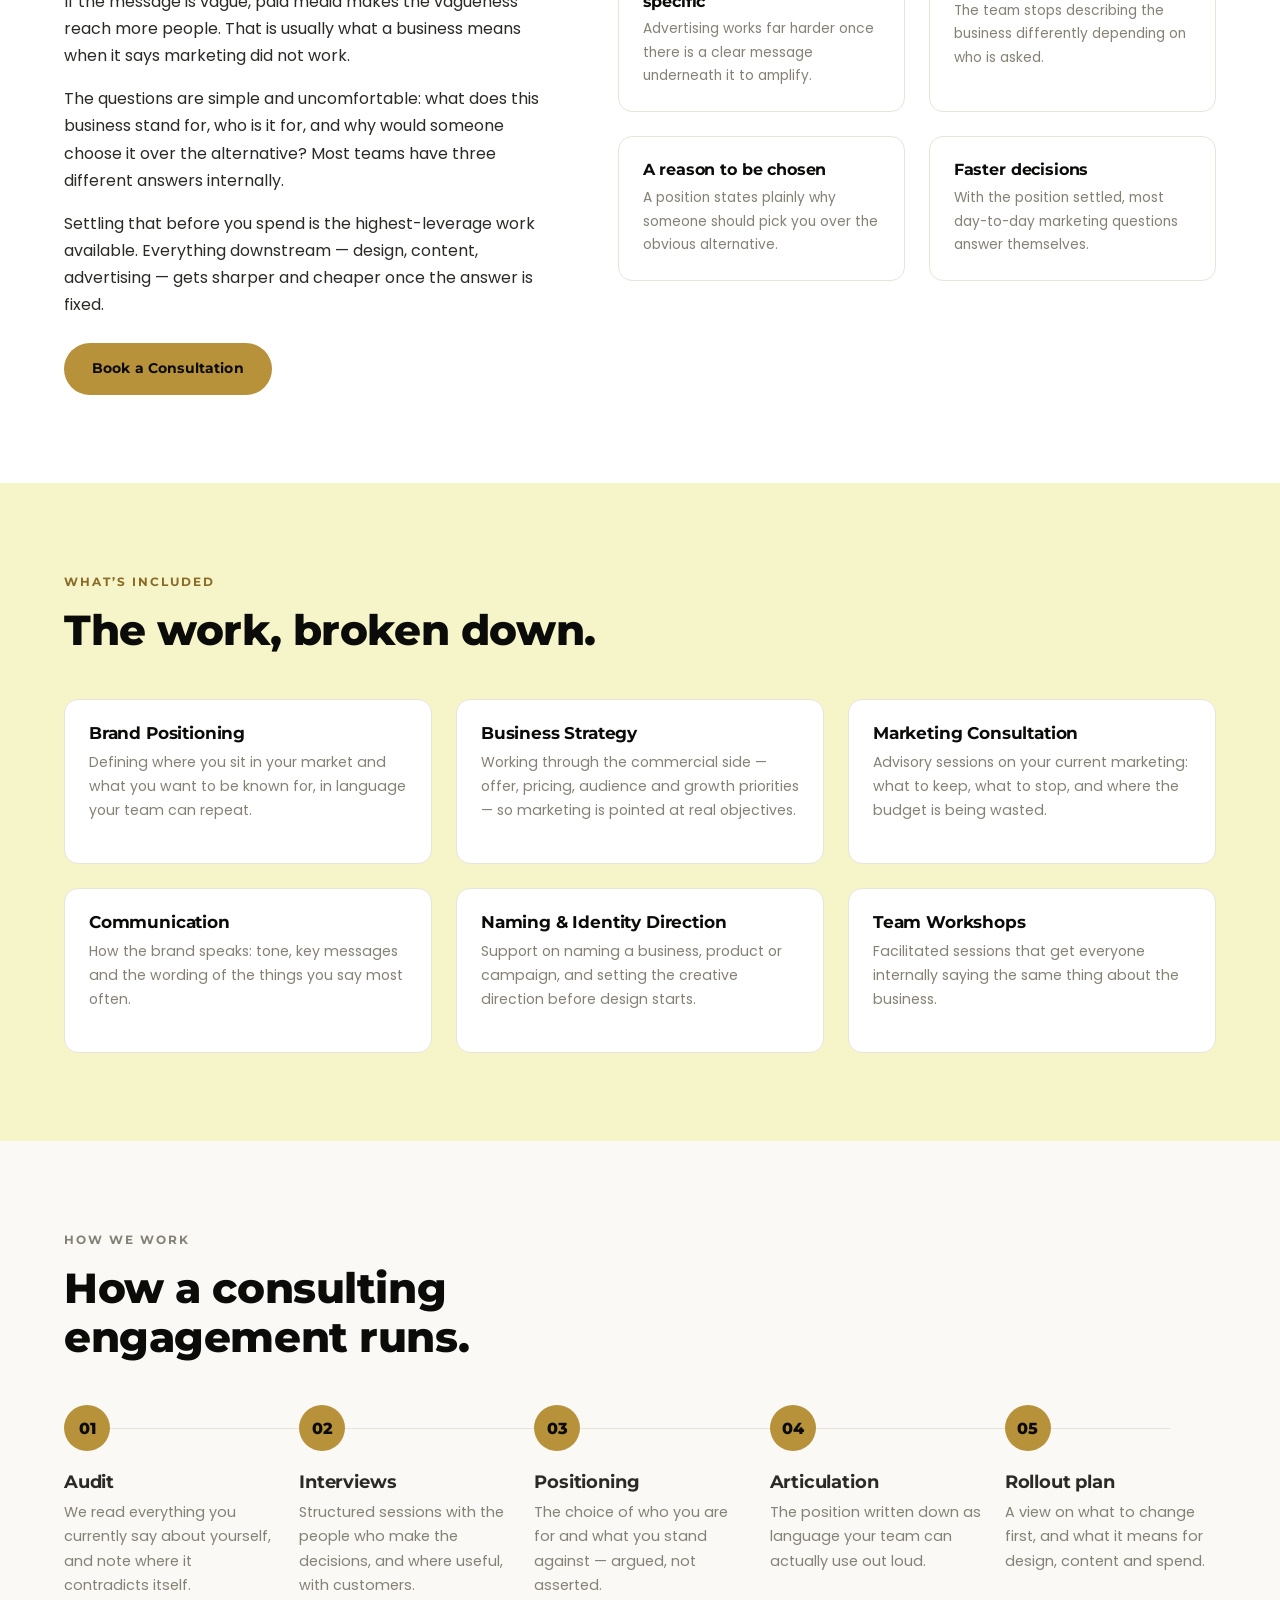
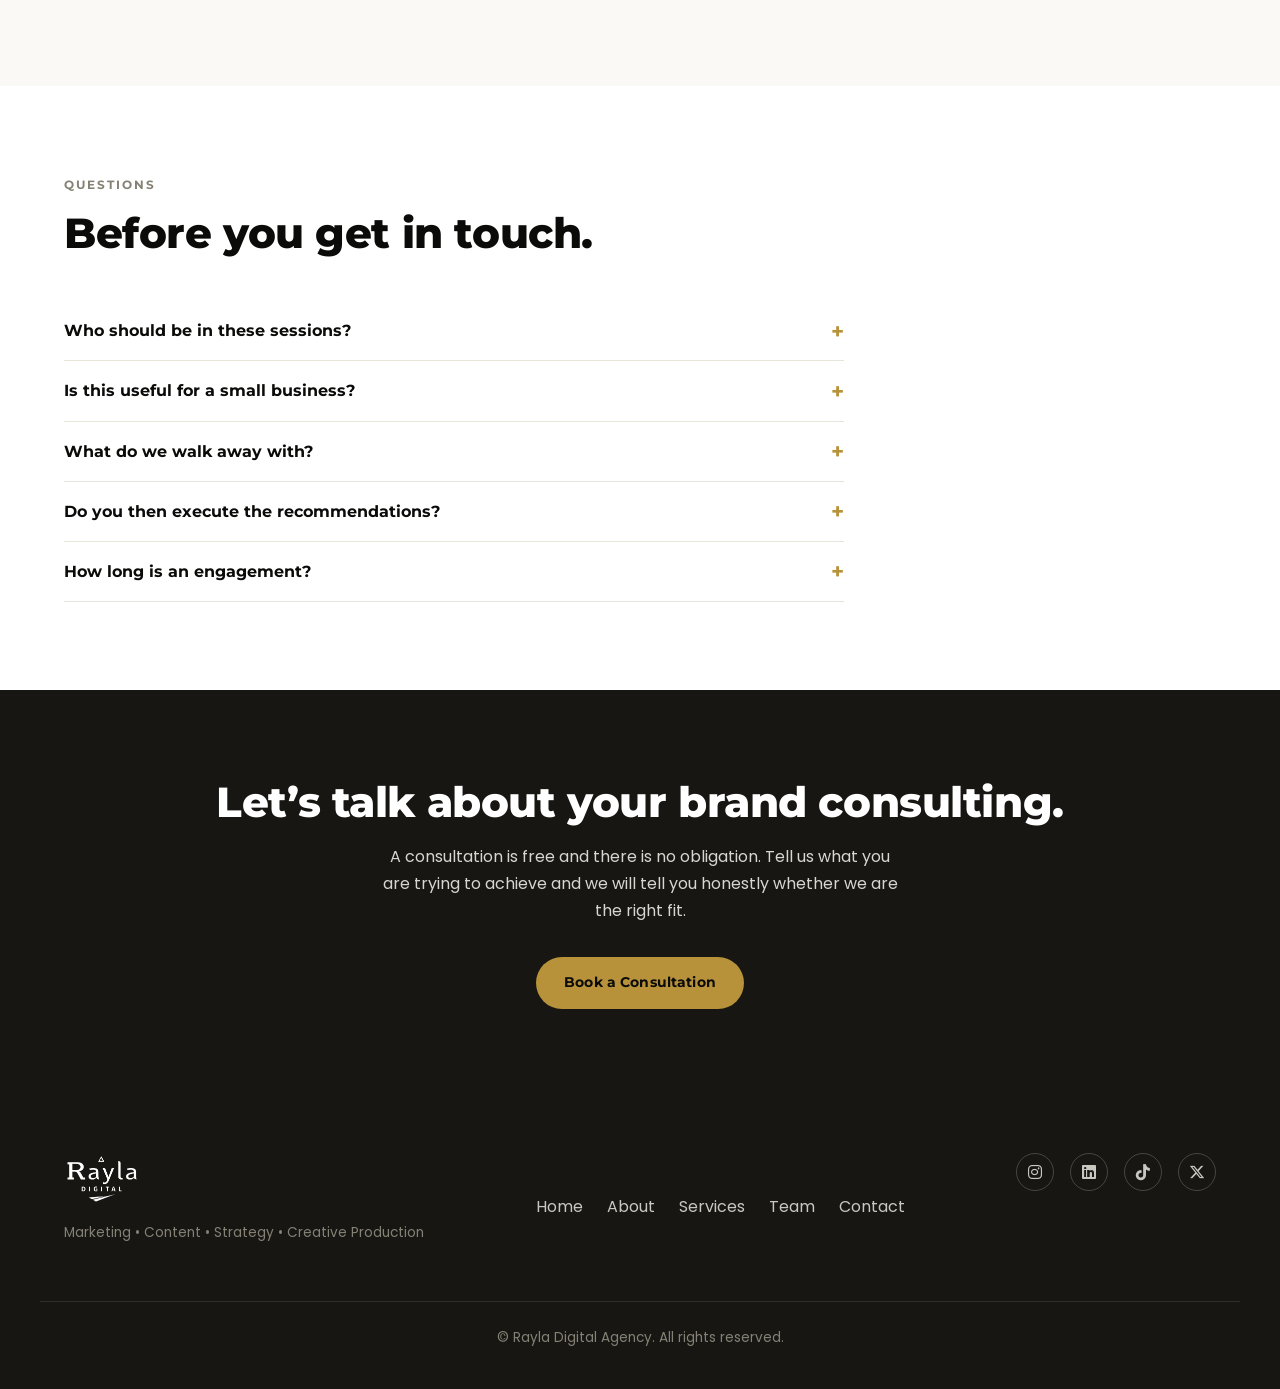
<file: pages/brand-consulting.html>
<!DOCTYPE html>
<html lang="en">
<head>
<meta charset="UTF-8">
<meta name="viewport" content="width=device-width, initial-scale=1.0">
<title>Brand Consulting in Kampala, Uganda | Rayla Digital Agency</title>
<meta name="description" content="Brand positioning, business strategy and marketing consultation for founders and teams, from Rayla Digital Agency.">
<link rel="canonical" href="https://www.rayladigitalagency.com/pages/brand-consulting">

<!-- Open Graph -->
<meta property="og:type" content="website">
<meta property="og:site_name" content="Rayla Digital Agency">
<meta property="og:title" content="Brand Consulting in Kampala, Uganda | Rayla Digital Agency">
<meta property="og:description" content="Brand positioning, business strategy and marketing consultation for founders and teams, from Rayla Digital Agency.">
<meta property="og:url" content="https://www.rayladigitalagency.com/pages/brand-consulting">
<meta property="og:image" content="https://www.rayladigitalagency.com/assests/images/og-cover.png">
<meta property="og:image:width" content="1200">
<meta property="og:image:height" content="630">
<meta property="og:locale" content="en_UG">

<!-- Twitter -->
<meta name="twitter:card" content="summary_large_image">
<meta name="twitter:title" content="Brand Consulting in Kampala, Uganda | Rayla Digital Agency">
<meta name="twitter:description" content="Brand positioning, business strategy and marketing consultation for founders and teams, from Rayla Digital Agency.">
<meta name="twitter:image" content="https://www.rayladigitalagency.com/assests/images/og-cover.png">

<!-- Favicons. Deliberately relative, not root-absolute: an href of
     "/favicon.ico" resolves against the filesystem root when the page is opened
     straight off disk with file://, which is how this site gets previewed, so
     the icon silently never loaded. Relative paths work both ways.
     The .svg is what modern browsers actually use - it carries its own
     prefers-color-scheme rule and inverts to white, so the black disc does not
     disappear into a dark tab bar. The .ico is the fallback for everything
     else, and holds 16/32/48 in the one file. -->
<link rel="icon" href="../favicon.ico" sizes="32x32">
<link rel="icon" href="../favicon.svg" type="image/svg+xml">
<link rel="apple-touch-icon" sizes="180x180" href="../apple-touch-icon.png">
<link rel="manifest" href="../site.webmanifest">
<meta name="theme-color" content="#0b0b0a">

<script type="application/ld+json">
{
  "@context": "https://schema.org",
  "@type": "Service",
  "name": "Brand Consulting",
  "description": "Brand positioning, business strategy and marketing consultation for founders and teams, from Rayla Digital Agency.",
  "url": "https://www.rayladigitalagency.com/pages/brand-consulting",
  "areaServed": { "@type": "Country", "name": "Uganda" },
  "serviceType": "Brand Consulting",
  "provider": {
    "@type": "AdvertisingAgency",
    "@id": "https://www.rayladigitalagency.com/#organization",
    "name": "Rayla Digital Agency",
    "url": "https://www.rayladigitalagency.com/"
  }
}
</script>

<link rel="preconnect" href="https://fonts.googleapis.com">
<link rel="preconnect" href="https://fonts.gstatic.com" crossorigin>
<link href="https://fonts.googleapis.com/css2?family=Montserrat:wght@700;800&family=Poppins:wght@400;500;600&display=swap" rel="stylesheet">
<link rel="stylesheet" href="https://cdnjs.cloudflare.com/ajax/libs/font-awesome/6.5.1/css/all.min.css">
<link rel="stylesheet" href="../css/style.css">
</head>
<body>

<a href="#main" class="skip-link">Skip to content</a>

<!-- ============================= HEADER / NAV ============================= -->
<header class="site-header over-hero" id="top">
  <div class="container header-inner">
    <a href="../" class="logo"><img src="../assests/images/RAYLALOGO2.png" alt="Rayla Digital Agency"></a>
    <input type="checkbox" id="nav-toggle" class="nav-toggle">
    <label for="nav-toggle" class="nav-toggle-label" aria-label="Toggle menu">
      <span></span>
    </label>

    <nav class="main-nav">
      <ul>
        <li><a href="../#home">Home</a></li>
        <li><a href="../#about">About</a></li>
        <!-- Services opens a mega-menu: the keyword lists that used to sit
             inside the service cards live here now, so the detail is
             navigable instead of decorative. Opening is pure CSS (hover +
             :focus-within on desktop, the #mega-toggle checkbox on mobile),
             matching the #nav-toggle pattern - JS only resets it. -->
        <li class="has-mega">
          <input type="checkbox" id="mega-toggle" class="mega-toggle">
          <a href="../#services" class="mega-trigger">Services</a>
          <label for="mega-toggle" class="mega-toggle-label" aria-label="Toggle services menu">
            <i class="fa-solid fa-chevron-down"></i>
          </label>
          <div class="mega-panel">
            <div class="container mega-grid">
          <!-- Mobile only (.mega-all is display:none above 1024px). In the drawer
               the row above is the accordion toggle, so the overview page needs
               its own way in. -->
          <a href="../#services" class="mega-all"><i class="fa-solid fa-chevron-right"></i> All Services</a>
          <div class="mega-col">
            <input type="checkbox" id="mega-col-content" class="mega-col-toggle">
            <label for="mega-col-content" class="mega-col-head"><span class="mega-col-icon"><svg xmlns="http://www.w3.org/2000/svg" width="20" height="20" viewBox="0 0 24 24" fill="none" stroke="currentColor" stroke-width="1.5" stroke-linecap="round" stroke-linejoin="round"><path d="m16 13 5.223 3.482a.5.5 0 0 0 .777-.416V7.87a.5.5 0 0 0-.752-.432L16 10.5"/><rect x="2" y="6" width="14" height="12" rx="2"/></svg></span> Content &amp; Production<i class="fa-solid fa-chevron-down mega-col-caret"></i></label>
            <ul>
              <li><a href="digital-content-production#product-videos"><i class="fa-solid fa-chevron-right"></i> Product Videos</a></li>
              <li><a href="digital-content-production#photography"><i class="fa-solid fa-chevron-right"></i> Photography</a></li>
              <li><a href="digital-content-production#commercials"><i class="fa-solid fa-chevron-right"></i> Commercials</a></li>
              <li><a href="digital-content-production#brand-films"><i class="fa-solid fa-chevron-right"></i> Brand Films</a></li>
              <li><a href="content-strategy#content-planning"><i class="fa-solid fa-chevron-right"></i> Content Planning</a></li>
              <li><a href="content-strategy#campaign-strategy"><i class="fa-solid fa-chevron-right"></i> Campaign Strategy</a></li>
              <li><a href="content-strategy#audience-research"><i class="fa-solid fa-chevron-right"></i> Audience Research</a></li>
            </ul>
          </div>
          <div class="mega-col">
            <input type="checkbox" id="mega-col-brand" class="mega-col-toggle">
            <label for="mega-col-brand" class="mega-col-head"><span class="mega-col-icon"><svg xmlns="http://www.w3.org/2000/svg" width="20" height="20" viewBox="0 0 24 24" fill="none" stroke="currentColor" stroke-width="1.5" stroke-linecap="round" stroke-linejoin="round"><path d="M11 7 6 2"/><path d="M18.992 12H2.041"/><path d="M21.145 18.38A3.34 3.34 0 0 1 20 16.5a3.3 3.3 0 0 1-1.145 1.88c-.575.46-.855 1.02-.855 1.595A2 2 0 0 0 20 22a2 2 0 0 0 2-2.025c0-.58-.285-1.13-.855-1.595"/><path d="m8.5 4.5 2.148-2.148a1.205 1.205 0 0 1 1.704 0l7.296 7.296a1.205 1.205 0 0 1 0 1.704l-7.592 7.592a3.615 3.615 0 0 1-5.112 0l-3.888-3.888a3.615 3.615 0 0 1 0-5.112L5.67 7.33"/></svg></span> Brand &amp; Design<i class="fa-solid fa-chevron-down mega-col-caret"></i></label>
            <ul>
              <li><a href="graphic-design#corporate-branding"><i class="fa-solid fa-chevron-right"></i> Corporate Branding</a></li>
              <li><a href="graphic-design#marketing-materials"><i class="fa-solid fa-chevron-right"></i> Marketing Materials</a></li>
              <li><a href="graphic-design#social-graphics"><i class="fa-solid fa-chevron-right"></i> Social Media Graphics</a></li>
              <li><a href="graphic-design#event-branding"><i class="fa-solid fa-chevron-right"></i> Event Branding</a></li>
              <li><a href="#brand-positioning"><i class="fa-solid fa-chevron-right"></i> Brand Positioning</a></li>
              <li><a href="#business-strategy"><i class="fa-solid fa-chevron-right"></i> Business Strategy</a></li>
              <li><a href="#marketing-consultation"><i class="fa-solid fa-chevron-right"></i> Marketing Consultation</a></li>
            </ul>
          </div>
          <div class="mega-col">
            <input type="checkbox" id="mega-col-growth" class="mega-col-toggle">
            <label for="mega-col-growth" class="mega-col-head"><span class="mega-col-icon"><svg xmlns="http://www.w3.org/2000/svg" width="20" height="20" viewBox="0 0 24 24" fill="none" stroke="currentColor" stroke-width="1.5" stroke-linecap="round" stroke-linejoin="round"><path d="M12 16v5"/><path d="M16 14.639V21"/><path d="M20 10.656V21"/><path d="m22 3-8.646 8.646a.5.5 0 0 1-.708 0L9.354 8.354a.5.5 0 0 0-.707 0L2 15"/><path d="M4 18.463V21"/><path d="M8 14.656V21"/></svg></span> Growth &amp; Marketing<i class="fa-solid fa-chevron-down mega-col-caret"></i></label>
            <ul>
              <li><a href="digital-marketing#seo"><i class="fa-solid fa-chevron-right"></i> SEO</a></li>
              <li><a href="digital-marketing#google-ads"><i class="fa-solid fa-chevron-right"></i> Google Ads</a></li>
              <li><a href="digital-marketing#meta-ads"><i class="fa-solid fa-chevron-right"></i> Meta Ads</a></li>
              <li><a href="digital-marketing#email-marketing"><i class="fa-solid fa-chevron-right"></i> Email Marketing</a></li>
              <li><a href="digital-marketing#analytics"><i class="fa-solid fa-chevron-right"></i> Analytics</a></li>
              <li><a href="social-media-management#platforms"><i class="fa-solid fa-chevron-right"></i> Social Media Management</a></li>
              <li><a href="social-media-management#brand-management"><i class="fa-solid fa-chevron-right"></i> Brand Management</a></li>
            </ul>
          </div>
            </div>
          </div>
        </li>
        <li><a href="../#process">Process</a></li>
        <li><a href="../#team">Team</a></li>
        <li><a href="../#contact">Contact</a></li>
      </ul>
      <button type="button" class="btn btn-gold btn-sm nav-cta" data-open-modal="discovery-modal">Book a Consultation</button>
    </nav>
  </div>
</header>

<main id="main">

<!-- ============================= SERVICE HERO ============================= -->
<!-- The homepage's split hero, reused: the copy holds a black column and the
     photo runs full-bleed off the right edge, dissolving into the black rather
     than butting against it. Everything structural comes from .svc-hero-split
     and the shared .hero-* layer classes in style.css - this page only supplies
     its own picture. The header carries .over-hero for the same reason it does
     on the homepage: a solid bar would draw a line across the photo. -->
<section class="svc-hero svc-hero-split">
  <!-- Decorative: the h1 carries the meaning, so the layer is aria-hidden
       with an empty alt. A working session across a table - the subject of
       this page, shown rather than described. The focal point sits right of
       centre because the panel's left edge is where the picture dissolves
       into the black. -->
  <div class="hero-media" style="--hero-focus: 60% 55%" aria-hidden="true">
    <img src="../assests/images/hero-brand-consulting.webp" alt="" class="hero-media-img">
    <div class="hero-media-overlay"></div>
  </div>

  <div class="hero-layout">
    <div class="hero-inner">
      <p class="svc-crumb"><a href="../">Home</a> &nbsp;/&nbsp; <a href="../#services">Services</a> &nbsp;/&nbsp; Brand Consulting</p>
      <h1>Get clear before you spend.</h1>
      <p>Brand consulting is the conversation that should happen before any money goes into advertising. What does this business actually stand for, who is it for, and why would someone choose it over the alternative?</p>
      <button type="button" class="btn btn-gold" data-open-modal="discovery-modal">Book a Consultation</button>
    </div>
  </div>
</section>

<!-- ============================= OVERVIEW ============================= -->
<section class="section">
  <div class="container">
    <div class="section-head">
      <p class="eyebrow">Overview</p>
      <h2>What brand consulting means here.</h2>
    </div>
    <div class="svc-overview">
        <p>Brand consulting is the conversation that should happen before any money goes into advertising. What does this business actually stand for, who is it for, and why would someone choose it over the alternative?</p>
        <p>Businesses that cannot answer those questions clearly end up paying to broadcast a vague message, then concluding that marketing does not work. It usually did work &mdash; it just amplified something that was not sharp enough to land.</p>
        <p>This is advisory work, run as structured sessions with the people who make the decisions. The output is clarity you can act on: a position, a message, and a view on what to do next.</p>
    </div>
  </div>
</section>

<!-- ============================= WHY IT MATTERS ============================= -->
<!-- The argument for the service, with the business outcomes beside it. The
     two-column shell is the homepage's .why-rayla-layout, shared by selector
     rather than copied, so the two cannot drift apart. -->
<section class="section" id="why">
  <div class="container">
    <div class="svc-why-layout">
      <div class="svc-why-content">
        <p class="eyebrow">Why It Matters</p>
        <h2>Advertising amplifies whatever you give it.</h2>
        <p>If the message is vague, paid media makes the vagueness reach more people. That is usually what a business means when it says marketing did not work.</p>
        <p>The questions are simple and uncomfortable: what does this business stand for, who is it for, and why would someone choose it over the alternative? Most teams have three different answers internally.</p>
        <p>Settling that before you spend is the highest-leverage work available. Everything downstream &mdash; design, content, advertising &mdash; gets sharper and cheaper once the answer is fixed.</p>
        <button type="button" class="btn btn-gold" data-open-modal="discovery-modal">Book a Consultation</button>
      </div>
      <div class="svc-benefit-grid">
        <article class="svc-benefit">
          <h3>Spend against something specific</h3>
          <p>Advertising works far harder once there is a clear message underneath it to amplify.</p>
        </article>
        <article class="svc-benefit">
          <h3>One answer, not three</h3>
          <p>The team stops describing the business differently depending on who is asked.</p>
        </article>
        <article class="svc-benefit">
          <h3>A reason to be chosen</h3>
          <p>A position states plainly why someone should pick you over the obvious alternative.</p>
        </article>
        <article class="svc-benefit">
          <h3>Faster decisions</h3>
          <p>With the position settled, most day-to-day marketing questions answer themselves.</p>
        </article>
      </div>
    </div>
  </div>
</section>

<!-- ============================= WHAT'S INCLUDED ============================= -->
<!-- Each card carries the id the header mega-menu links land on -->
<section class="section svc-band" id="included">
  <div class="container">
    <div class="section-head">
      <p class="eyebrow">What&rsquo;s Included</p>
      <h2>The work, broken down.</h2>
    </div>
    <div class="svc-include-grid">
        <article class="svc-include" id="brand-positioning">
          <h3>Brand Positioning</h3>
          <p>Defining where you sit in your market and what you want to be known for, in language your team can repeat.</p>
        </article>
        <article class="svc-include" id="business-strategy">
          <h3>Business Strategy</h3>
          <p>Working through the commercial side &mdash; offer, pricing, audience and growth priorities &mdash; so marketing is pointed at real objectives.</p>
        </article>
        <article class="svc-include" id="marketing-consultation">
          <h3>Marketing Consultation</h3>
          <p>Advisory sessions on your current marketing: what to keep, what to stop, and where the budget is being wasted.</p>
        </article>
        <article class="svc-include" id="communication">
          <h3>Communication</h3>
          <p>How the brand speaks: tone, key messages and the wording of the things you say most often.</p>
        </article>
        <article class="svc-include" id="naming">
          <h3>Naming &amp; Identity Direction</h3>
          <p>Support on naming a business, product or campaign, and setting the creative direction before design starts.</p>
        </article>
        <article class="svc-include" id="workshops">
          <h3>Team Workshops</h3>
          <p>Facilitated sessions that get everyone internally saying the same thing about the business.</p>
        </article>
    </div>
  </div>
</section>

<!-- ============================= HOW WE WORK ============================= -->
<!-- Numbered because this genuinely is a sequence, the same reasoning the
     homepage track carries. It is the same component too - only the ground is
     inverted, via .svc-process in style.css. id is "approach", not "process":
     the nav already points at ../index.html#process and one name for two
     things invites a wrong link later. -->
<section class="section svc-process" id="approach">
  <div class="container">
    <div class="section-head">
      <p class="eyebrow">How We Work</p>
      <h2>How a consulting engagement runs.</h2>
    </div>
    <div class="process-track">
      <div class="process-step">
        <span class="step-num">01</span>
        <h3>Audit</h3>
        <p>We read everything you currently say about yourself, and note where it contradicts itself.</p>
      </div>
      <div class="process-step">
        <span class="step-num">02</span>
        <h3>Interviews</h3>
        <p>Structured sessions with the people who make the decisions, and where useful, with customers.</p>
      </div>
      <div class="process-step">
        <span class="step-num">03</span>
        <h3>Positioning</h3>
        <p>The choice of who you are for and what you stand against &mdash; argued, not asserted.</p>
      </div>
      <div class="process-step">
        <span class="step-num">04</span>
        <h3>Articulation</h3>
        <p>The position written down as language your team can actually use out loud.</p>
      </div>
      <div class="process-step">
        <span class="step-num">05</span>
        <h3>Rollout plan</h3>
        <p>A view on what to change first, and what it means for design, content and spend.</p>
      </div>
    </div>
  </div>
</section>

<!-- ============================= FAQ ============================= -->
<!-- <details>/<summary> so the answers still open with JS disabled -->
<section class="section">
  <div class="container">
    <div class="section-head">
      <p class="eyebrow">Questions</p>
      <h2>Before you get in touch.</h2>
    </div>
    <div class="svc-faq">
      <details class="svc-faq-item">
        <summary>Who should be in these sessions?</summary>
        <p>Whoever actually decides. Consulting works badly when the person who can change direction is not in the room.</p>
      </details>
      <details class="svc-faq-item">
        <summary>Is this useful for a small business?</summary>
        <p>Especially for a small business. Smaller budgets punish unclear positioning hardest, because there is no room to waste spend.</p>
      </details>
      <details class="svc-faq-item">
        <summary>What do we walk away with?</summary>
        <p>A written summary of the positioning, messaging and recommended next steps &mdash; not just a conversation.</p>
      </details>
      <details class="svc-faq-item">
        <summary>Do you then execute the recommendations?</summary>
        <p>We can, through the other services, but there is no obligation. The advice stands on its own.</p>
      </details>
      <details class="svc-faq-item">
        <summary>How long is an engagement?</summary>
        <p>Anything from a single focused session to a series over several weeks, depending on how much is unresolved.</p>
      </details>
    </div>
  </div>
</section>

<!-- ============================= CTA ============================= -->
<section class="section svc-cta">
  <div class="container">
    <h2>Let&rsquo;s talk about your brand consulting.</h2>
    <p>A consultation is free and there is no obligation. Tell us what you are trying to achieve and we will tell you honestly whether we are the right fit.</p>
    <button type="button" class="btn btn-gold" data-open-modal="discovery-modal">Book a Consultation</button>
  </div>
</section>

</main>

<!-- ============================= FOOTER ============================= -->
<footer class="site-footer">
  <div class="container footer-inner">
    <div class="footer-brand">


      <a href="../" class="logo"><img src="../assests/images/RAYLALOGO2.png" alt="Rayla Digital Agency"></a>
      <!-- <a href="../" class="logo">RAYLA<span class="logo-dot">.</span></a> -->
      <p>Marketing • Content • Strategy • Creative Production</p>
    </div>
    <nav class="footer-nav">
      <a href="../#home">Home</a>
      <a href="../#about">About</a>
      <a href="../#services">Services</a>
      <a href="../#team">Team</a>
      <a href="../#contact">Contact</a>
    </nav>
    <div class="footer-social">
      <a href="https://www.instagram.com/rayladigitalagency?igsh=MTFhdWYyaHR2aGhkcA%3D%3D&utm_source=qr" aria-label="Instagram"><i class="fa-brands fa-instagram"></i></a>
      <a href="https://www.linkedin.com/company/rayla-digital-agency/" aria-label="LinkedIn"><i class="fa-brands fa-linkedin"></i></a>
      <a href="https://www.tiktok.com/@rayladigitalagency?_r=1&_t=ZS-98IY5EWNCbc" aria-label="TikTok"><i class="fa-brands fa-tiktok"></i></a>
      <a href="https://x.com/rayladigital?s=11" aria-label="X (Twitter)"><i class="fa-brands fa-x-twitter"></i></a>
    </div>
  </div>
  <div class="footer-bottom">
    <p>&copy; Rayla Digital Agency. All rights reserved.</p>
  </div>
</footer>

<!-- ============================= DISCOVERY CALL MODAL ============================= -->
  <div class="modal-backdrop" id="discovery-modal-backdrop"></div>
<dialog class="modal modal-split" id="discovery-modal" aria-modal="true" aria-labelledby="discovery-modal-title">
  <button type="button" class="modal-close" data-close-modal aria-label="Close">
    <i class="fa-solid fa-xmark"></i>
  </button>

  <!-- Two panels, not one column: the dark side answers "who am I writing to"
       (the same phone, email and city the contact section gives) while the gold
       side is nothing but the fields. Splitting them means the form itself never
       has to carry explanatory copy between its inputs. -->
  <div class="modal-step modal-step-split" data-step="form">

    <aside class="modal-aside">
      <p class="modal-pill"><i class="fa-solid fa-comment-dots"></i>Free consultation</p>
      <h2 id="discovery-modal-title">Let's talk about your brand.</h2>
      <p class="modal-intro">A free, no-obligation conversation about your business, your goals, and whether we are the right fit. Tell us a little about you and we will find a time that works.</p>
      <ul class="modal-contact">
        <li><span class="modal-contact-icon"><i class="fa-solid fa-phone"></i></span><a href="tel:+256764065441">+256 764 065 441</a></li>
        <li><span class="modal-contact-icon"><i class="fa-solid fa-envelope"></i></span><a href="mailto:hello@rayladigitalagency.com">hello@rayladigitalagency.com</a></li>
        <li><span class="modal-contact-icon"><i class="fa-solid fa-location-dot"></i></span><span>Kampala, Uganda</span></li>
      </ul>
    </aside>

    <form class="modal-form" id="discovery-form" novalidate>
      <!-- Web3Forms account key. Nothing sends without it. -->
      <input type="hidden" name="access_key" value="26ca4a72-a43f-49b0-ba21-72f5a32b774d">
      <!-- Filled in by script.js right before sending, so the agency's
           inbox shows "New website inquiry from <name>" -->
      <input type="hidden" name="subject" id="dc-subject" value="New website inquiry">

      <!-- Honeypot: real visitors never see or fill this in; bots
           that auto-fill every field on a page usually do. -->
      <input type="checkbox" name="botcheck" class="hidden-field" tabindex="-1" autocomplete="off">

      <div class="form-row">
        <label for="dc-name">Full name *</label>
        <input type="text" id="dc-name" name="name" autocomplete="name" placeholder="Your name">
        <span class="field-error" data-error-for="dc-name"></span>
      </div>
      <div class="form-row">
        <label for="dc-email">Email address *</label>
        <input type="email" id="dc-email" name="email" autocomplete="email" placeholder="you@company.com">
        <span class="field-error" data-error-for="dc-email"></span>
      </div>
      <div class="form-row-pair">
        <div class="form-row">
          <label for="dc-phone">Phone number *</label>
          <input type="tel" id="dc-phone" name="phone" autocomplete="tel" placeholder="+256 700 000 000">
          <span class="field-error" data-error-for="dc-phone"></span>
        </div>
        <div class="form-row">
          <label for="dc-company">Company <span class="optional-tag">(optional)</span></label>
          <input type="text" id="dc-company" name="company" autocomplete="organization" placeholder="Company name">
        </div>
      </div>
      <div class="form-row">
        <label for="dc-service">What do you need help with?</label>
        <div class="select-wrap">
          <select id="dc-service" name="service">
            <option value="Not sure yet">Not sure yet — let's talk it through</option>
            <option>Digital content production</option>
            <option>Social media management</option>
            <option>Content strategy</option>
            <option>Graphic design</option>
            <option>Brand consulting</option>
            <option>Digital marketing</option>
          </select>
          <i class="fa-solid fa-chevron-down" aria-hidden="true"></i>
        </div>
      </div>
      <div class="form-row">
        <label for="dc-details">Tell us about your project *</label>
        <textarea id="dc-details" name="details" rows="4" placeholder="What are you working on, and what would a good outcome look like?"></textarea>
        <span class="field-error" data-error-for="dc-details"></span>
      </div>

      <!-- Verification. Two problems drove this shape. hCaptcha's normal
           checkbox widget anchors its image challenge to wherever the widget
           sits, so at the foot of a tall form the challenge opened half off the
           bottom-right of the screen. And the widget's own chrome is a fixed
           303px light-grey box that never belonged on the gold. Invisible mode
           fixes both: hCaptcha draws the challenge as its own centred overlay,
           and the prompt below is ours, so it matches the panel. The token still
           lands in the same h-captcha-response field Web3Forms verifies. -->
      <div class="form-verify" id="dc-verify" data-state="idle">
        <button type="button" class="verify-check" id="dc-verify-btn" aria-describedby="dc-verify-note">
          <span class="verify-box"><i class="fa-solid fa-check" aria-hidden="true"></i></span>
          <span class="verify-text" id="dc-verify-label">I'm not a robot</span>
          <span class="verify-mark"><i class="fa-solid fa-shield-halved" aria-hidden="true"></i></span>
        </button>
        <p class="verify-note" id="dc-verify-note">One quick check before this sends.</p>
        <div class="h-captcha"
             data-captcha="true"
             data-size="invisible"
             data-callback="raylaCaptchaVerified"
             data-expired-callback="raylaCaptchaExpired"
             data-chalexpired-callback="raylaCaptchaExpired"
             data-error-callback="raylaCaptchaError"
             data-open-callback="raylaCaptchaOpened"
             data-close-callback="raylaCaptchaClosed"></div>
      </div>

      <p class="form-error" id="dc-form-error" hidden></p>

      <button type="submit" class="btn btn-submit full-width">
        <span class="btn-submit-icon"><i class="fa-solid fa-paper-plane"></i></span>
        <span class="btn-submit-label">Book my consultation</span>
      </button>
    </form>
  </div>

  <div class="modal-step" data-step="success" hidden>
    <div class="modal-success-icon"><i class="fa-solid fa-circle-check"></i></div>
    <h2>Thank you, <span id="dc-success-name">there</span>!</h2>
    <p>Someone from Rayla Digital Agency will contact you within one business day to schedule your discovery call.</p>
    <button type="button" class="btn btn-outline-dark" data-close-modal>Close</button>
  </div>
</dialog>

<script src="../js/script.js"></script>
<script src="https://web3forms.com/client/script.js" async defer></script>
</body>
</html>
</file>
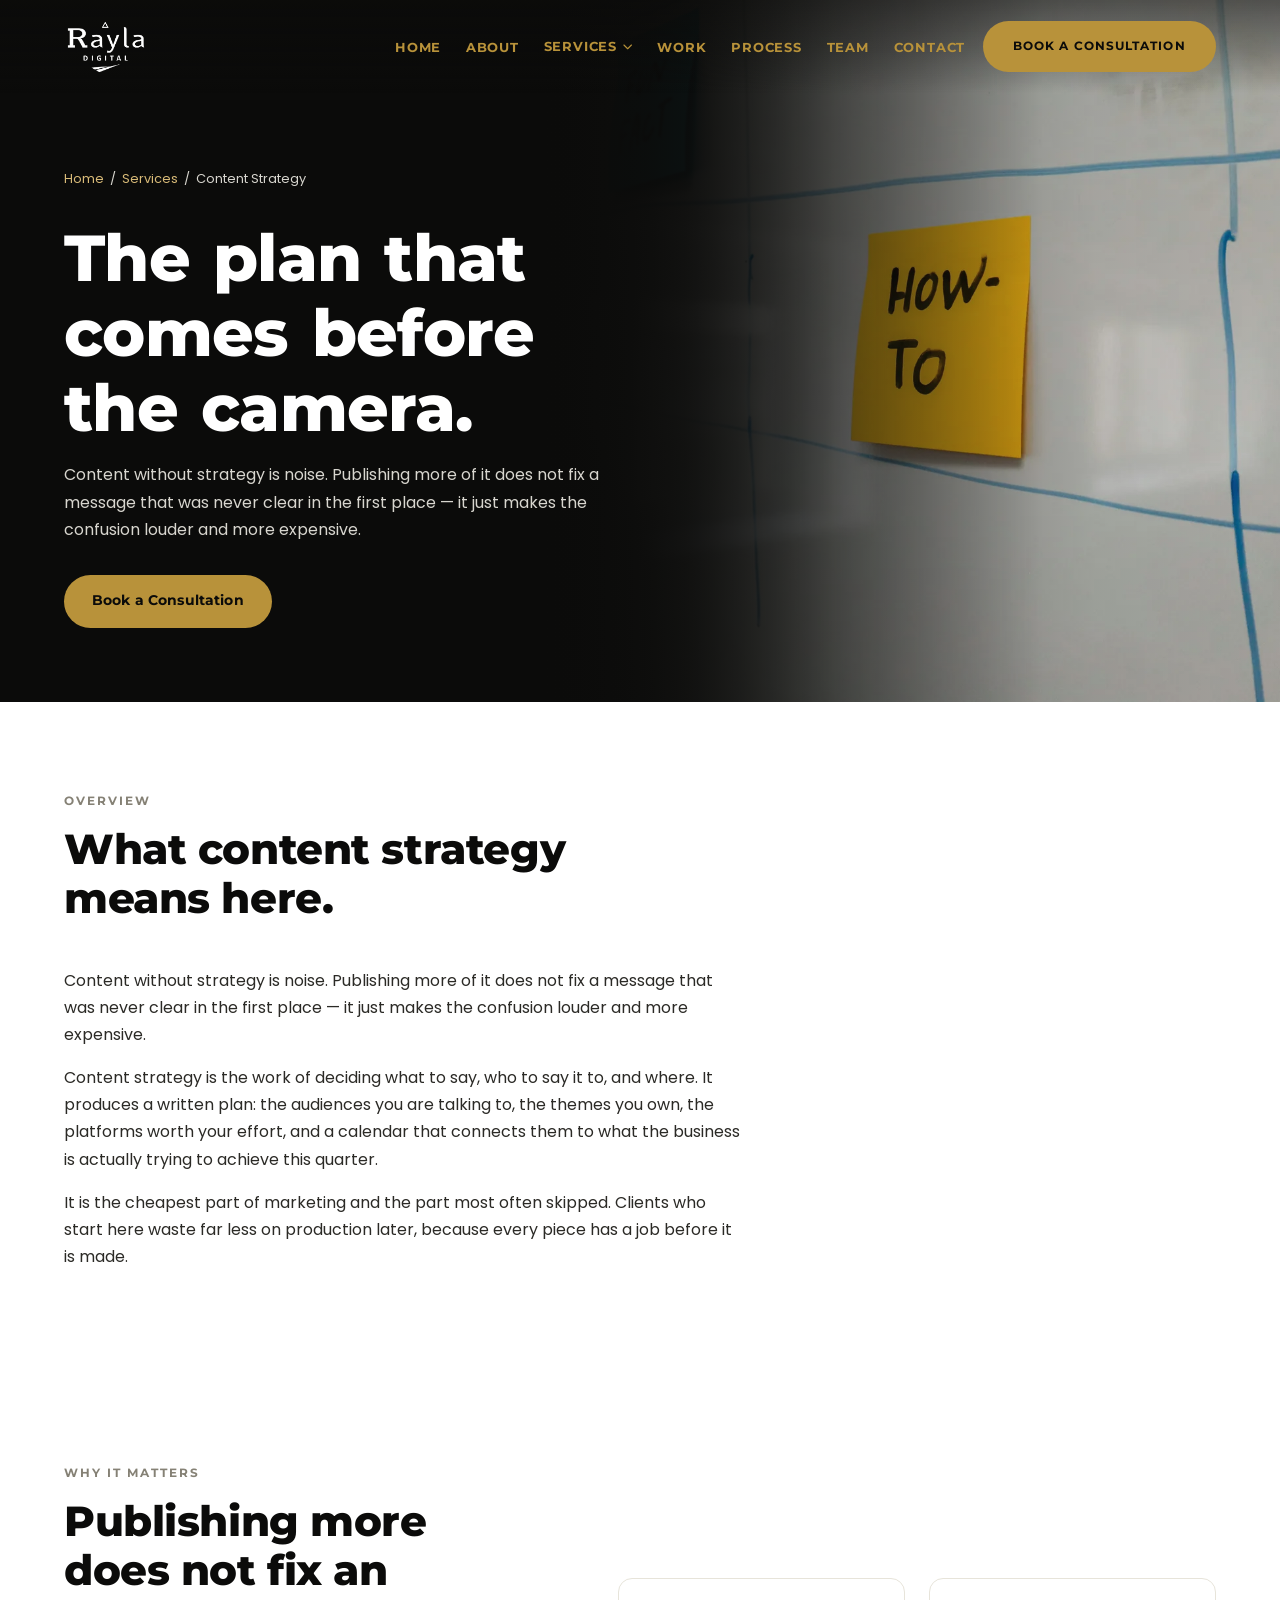
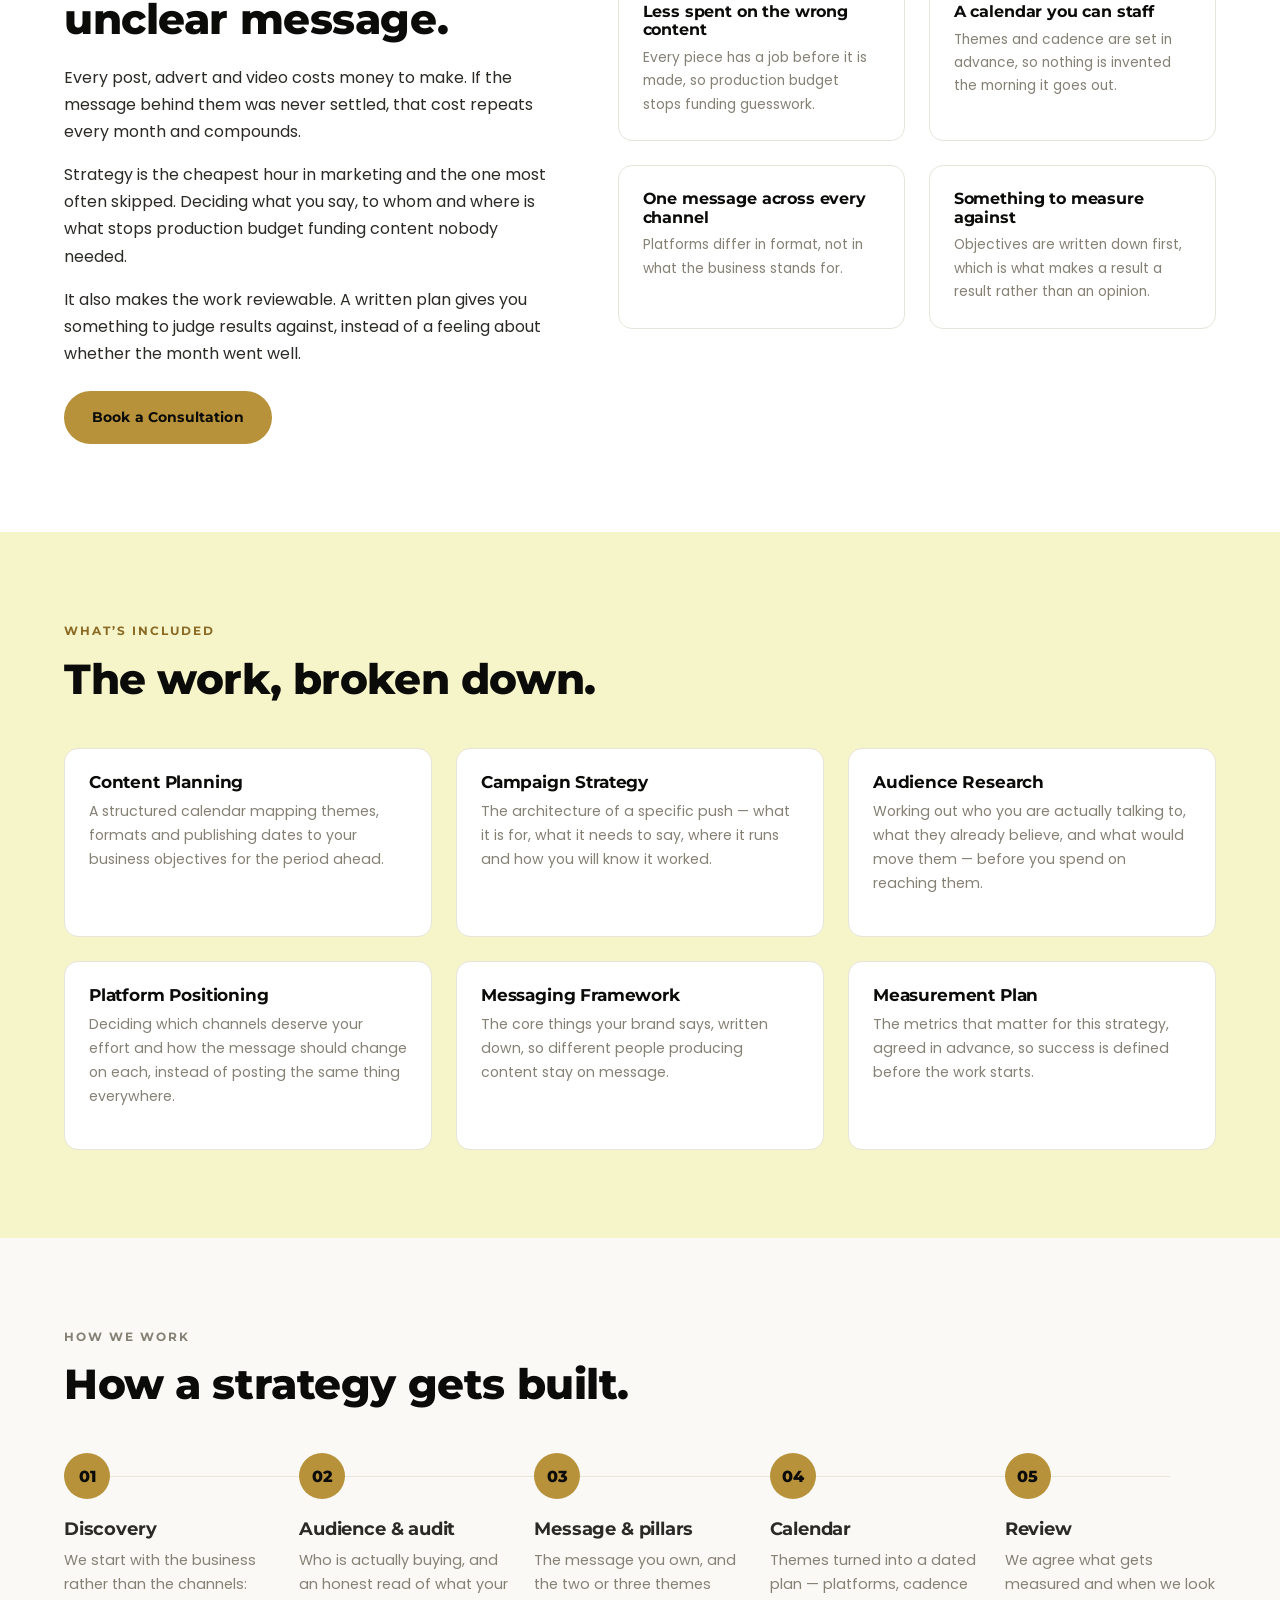
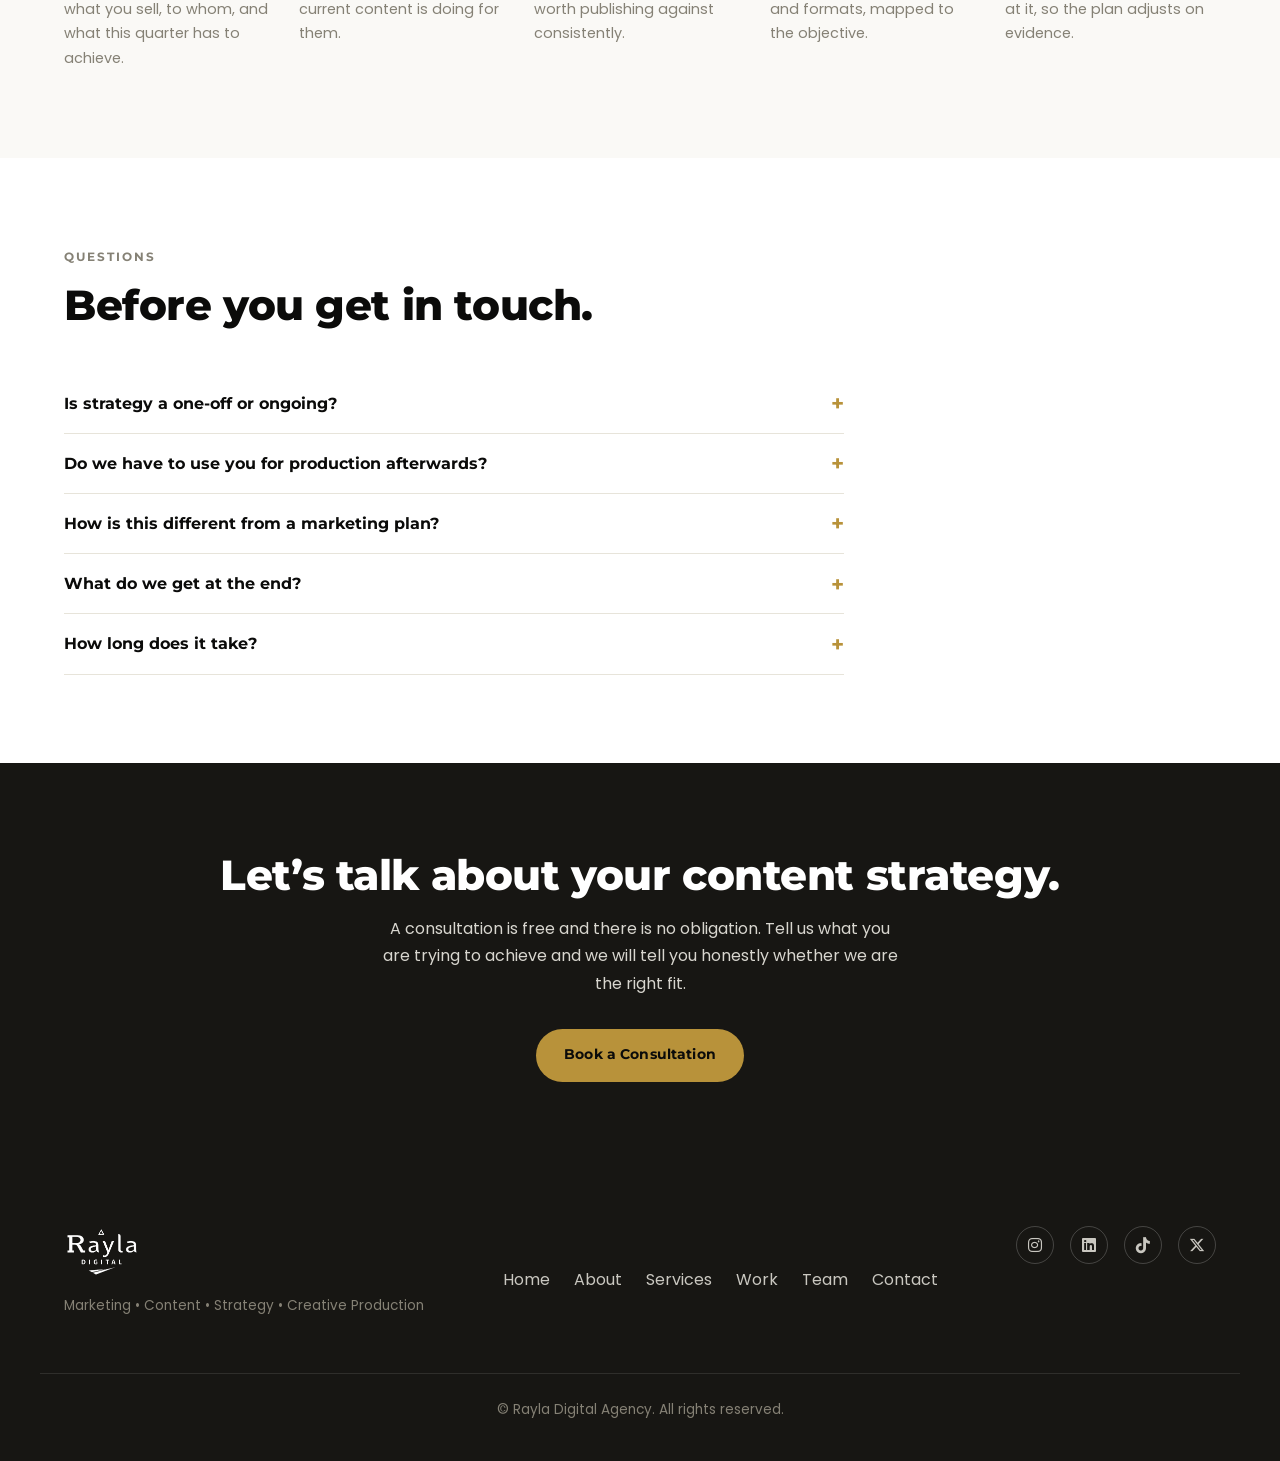
<file: pages/content-strategy.html>
<!DOCTYPE html>
<html lang="en">
<head>
<meta charset="UTF-8">
<meta name="viewport" content="width=device-width, initial-scale=1.0">
<title>Content Strategy Agency in Kampala | Rayla Digital Agency</title>
<meta name="description" content="Content strategy, audience research, campaign planning and platform positioning for brands in Uganda and East Africa.">
<link rel="canonical" href="https://www.rayladigitalagency.com/pages/content-strategy">

<!-- Open Graph -->
<meta property="og:type" content="website">
<meta property="og:site_name" content="Rayla Digital Agency">
<meta property="og:title" content="Content Strategy Agency in Kampala | Rayla Digital Agency">
<meta property="og:description" content="Content strategy, audience research, campaign planning and platform positioning for brands in Uganda and East Africa.">
<meta property="og:url" content="https://www.rayladigitalagency.com/pages/content-strategy">
<meta property="og:image" content="https://www.rayladigitalagency.com/assests/images/og-cover.png">
<meta property="og:image:width" content="1200">
<meta property="og:image:height" content="630">
<meta property="og:locale" content="en_UG">

<!-- Twitter -->
<meta name="twitter:card" content="summary_large_image">
<meta name="twitter:title" content="Content Strategy Agency in Kampala | Rayla Digital Agency">
<meta name="twitter:description" content="Content strategy, audience research, campaign planning and platform positioning for brands in Uganda and East Africa.">
<meta name="twitter:image" content="https://www.rayladigitalagency.com/assests/images/og-cover.png">

<!-- Favicons. Deliberately relative, not root-absolute: an href of
     "/favicon.ico" resolves against the filesystem root when the page is opened
     straight off disk with file://, which is how this site gets previewed, so
     the icon silently never loaded. Relative paths work both ways.
     The .svg is what modern browsers actually use - it carries its own
     prefers-color-scheme rule and inverts to white, so the black disc does not
     disappear into a dark tab bar. The .ico is the fallback for everything
     else, and holds 16/32/48 in the one file. -->
<link rel="icon" href="../favicon.ico" sizes="32x32">
<link rel="icon" href="../favicon.svg" type="image/svg+xml">
<link rel="apple-touch-icon" sizes="180x180" href="../apple-touch-icon.png">
<link rel="manifest" href="../site.webmanifest">
<meta name="theme-color" content="#0b0b0a">

<script type="application/ld+json">
{
  "@context": "https://schema.org",
  "@type": "Service",
  "name": "Content Strategy",
  "description": "Content strategy, audience research, campaign planning and platform positioning for brands in Uganda and East Africa.",
  "url": "https://www.rayladigitalagency.com/pages/content-strategy",
  "areaServed": { "@type": "Country", "name": "Uganda" },
  "serviceType": "Content Strategy",
  "provider": {
    "@type": "AdvertisingAgency",
    "@id": "https://www.rayladigitalagency.com/#organization",
    "name": "Rayla Digital Agency",
    "url": "https://www.rayladigitalagency.com/"
  }
}
</script>

<link rel="preconnect" href="https://fonts.googleapis.com">
<link rel="preconnect" href="https://fonts.gstatic.com" crossorigin>
<link href="https://fonts.googleapis.com/css2?family=Montserrat:wght@700;800&family=Poppins:wght@400;500;600&display=swap" rel="stylesheet">
<link rel="stylesheet" href="https://cdnjs.cloudflare.com/ajax/libs/font-awesome/6.5.1/css/all.min.css">
<link rel="stylesheet" href="../css/style.css">
</head>
<body>

<a href="#main" class="skip-link">Skip to content</a>

<!-- ============================= HEADER / NAV ============================= -->
<header class="site-header over-hero" id="top">
  <div class="container header-inner">
    <a href="../" class="logo"><img src="../assests/images/RAYLALOGO2.png" alt="Rayla Digital Agency"></a>
    <input type="checkbox" id="nav-toggle" class="nav-toggle">
    <label for="nav-toggle" class="nav-toggle-label" aria-label="Toggle menu">
      <span></span>
    </label>

    <nav class="main-nav">
      <ul>
        <li><a href="../#home">Home</a></li>
        <li><a href="../#about">About</a></li>
        <!-- Services opens a mega-menu: the keyword lists that used to sit
             inside the service cards live here now, so the detail is
             navigable instead of decorative. Opening is pure CSS (hover +
             :focus-within on desktop, the #mega-toggle checkbox on mobile),
             matching the #nav-toggle pattern - JS only resets it. -->
        <li class="has-mega">
          <input type="checkbox" id="mega-toggle" class="mega-toggle">
          <a href="../#services" class="mega-trigger">Services</a>
          <label for="mega-toggle" class="mega-toggle-label" aria-label="Toggle services menu">
            <i class="fa-solid fa-chevron-down"></i>
          </label>
          <div class="mega-panel">
            <div class="container mega-grid">
          <!-- Mobile only (.mega-all is display:none above 1024px). In the drawer
               the row above is the accordion toggle, so the overview page needs
               its own way in. -->
          <a href="../#services" class="mega-all"><i class="fa-solid fa-chevron-right"></i> All Services</a>
          <div class="mega-col">
            <input type="checkbox" id="mega-col-content" class="mega-col-toggle">
            <label for="mega-col-content" class="mega-col-head"><span class="mega-col-icon"><svg xmlns="http://www.w3.org/2000/svg" width="20" height="20" viewBox="0 0 24 24" fill="none" stroke="currentColor" stroke-width="1.5" stroke-linecap="round" stroke-linejoin="round"><path d="m16 13 5.223 3.482a.5.5 0 0 0 .777-.416V7.87a.5.5 0 0 0-.752-.432L16 10.5"/><rect x="2" y="6" width="14" height="12" rx="2"/></svg></span> Content &amp; Production<i class="fa-solid fa-chevron-down mega-col-caret"></i></label>
            <ul>
              <li><a href="digital-content-production#product-videos"><i class="fa-solid fa-chevron-right"></i> Product Videos</a></li>
              <li><a href="digital-content-production#photography"><i class="fa-solid fa-chevron-right"></i> Photography</a></li>
              <li><a href="digital-content-production#commercials"><i class="fa-solid fa-chevron-right"></i> Commercials</a></li>
              <li><a href="digital-content-production#brand-films"><i class="fa-solid fa-chevron-right"></i> Brand Films</a></li>
              <li><a href="#content-planning"><i class="fa-solid fa-chevron-right"></i> Content Planning</a></li>
              <li><a href="#campaign-strategy"><i class="fa-solid fa-chevron-right"></i> Campaign Strategy</a></li>
              <li><a href="#audience-research"><i class="fa-solid fa-chevron-right"></i> Audience Research</a></li>
            </ul>
          </div>
          <div class="mega-col">
            <input type="checkbox" id="mega-col-brand" class="mega-col-toggle">
            <label for="mega-col-brand" class="mega-col-head"><span class="mega-col-icon"><svg xmlns="http://www.w3.org/2000/svg" width="20" height="20" viewBox="0 0 24 24" fill="none" stroke="currentColor" stroke-width="1.5" stroke-linecap="round" stroke-linejoin="round"><path d="M11 7 6 2"/><path d="M18.992 12H2.041"/><path d="M21.145 18.38A3.34 3.34 0 0 1 20 16.5a3.3 3.3 0 0 1-1.145 1.88c-.575.46-.855 1.02-.855 1.595A2 2 0 0 0 20 22a2 2 0 0 0 2-2.025c0-.58-.285-1.13-.855-1.595"/><path d="m8.5 4.5 2.148-2.148a1.205 1.205 0 0 1 1.704 0l7.296 7.296a1.205 1.205 0 0 1 0 1.704l-7.592 7.592a3.615 3.615 0 0 1-5.112 0l-3.888-3.888a3.615 3.615 0 0 1 0-5.112L5.67 7.33"/></svg></span> Brand &amp; Design<i class="fa-solid fa-chevron-down mega-col-caret"></i></label>
            <ul>
              <li><a href="graphic-design#corporate-branding"><i class="fa-solid fa-chevron-right"></i> Corporate Branding</a></li>
              <li><a href="graphic-design#marketing-materials"><i class="fa-solid fa-chevron-right"></i> Marketing Materials</a></li>
              <li><a href="graphic-design#social-graphics"><i class="fa-solid fa-chevron-right"></i> Social Media Graphics</a></li>
              <li><a href="graphic-design#event-branding"><i class="fa-solid fa-chevron-right"></i> Event Branding</a></li>
              <li><a href="brand-consulting#brand-positioning"><i class="fa-solid fa-chevron-right"></i> Brand Positioning</a></li>
              <li><a href="brand-consulting#business-strategy"><i class="fa-solid fa-chevron-right"></i> Business Strategy</a></li>
              <li><a href="brand-consulting#marketing-consultation"><i class="fa-solid fa-chevron-right"></i> Marketing Consultation</a></li>
            </ul>
          </div>
          <div class="mega-col">
            <input type="checkbox" id="mega-col-growth" class="mega-col-toggle">
            <label for="mega-col-growth" class="mega-col-head"><span class="mega-col-icon"><svg xmlns="http://www.w3.org/2000/svg" width="20" height="20" viewBox="0 0 24 24" fill="none" stroke="currentColor" stroke-width="1.5" stroke-linecap="round" stroke-linejoin="round"><path d="M12 16v5"/><path d="M16 14.639V21"/><path d="M20 10.656V21"/><path d="m22 3-8.646 8.646a.5.5 0 0 1-.708 0L9.354 8.354a.5.5 0 0 0-.707 0L2 15"/><path d="M4 18.463V21"/><path d="M8 14.656V21"/></svg></span> Growth &amp; Marketing<i class="fa-solid fa-chevron-down mega-col-caret"></i></label>
            <ul>
              <li><a href="digital-marketing#seo"><i class="fa-solid fa-chevron-right"></i> SEO</a></li>
              <li><a href="digital-marketing#google-ads"><i class="fa-solid fa-chevron-right"></i> Google Ads</a></li>
              <li><a href="digital-marketing#meta-ads"><i class="fa-solid fa-chevron-right"></i> Meta Ads</a></li>
              <li><a href="digital-marketing#email-marketing"><i class="fa-solid fa-chevron-right"></i> Email Marketing</a></li>
              <li><a href="digital-marketing#analytics"><i class="fa-solid fa-chevron-right"></i> Analytics</a></li>
              <li><a href="social-media-management#platforms"><i class="fa-solid fa-chevron-right"></i> Social Media Management</a></li>
              <li><a href="social-media-management#brand-management"><i class="fa-solid fa-chevron-right"></i> Brand Management</a></li>
            </ul>
          </div>
            </div>
          </div>
        </li>
        <li><a href="work">Work</a></li>
        <li><a href="../#process">Process</a></li>
        <li><a href="../#team">Team</a></li>
        <li><a href="../#contact">Contact</a></li>
      </ul>
      <button type="button" class="btn btn-gold btn-sm nav-cta" data-open-modal="discovery-modal">Book a Consultation</button>
    </nav>
  </div>
</header>

<main id="main">

<!-- ============================= SERVICE HERO ============================= -->
<!-- The homepage's split hero, reused: the copy holds a black column and the
     photo runs full-bleed off the right edge, dissolving into the black rather
     than butting against it. Everything structural comes from .svc-hero-split
     and the shared .hero-* layer classes in style.css - this page only supplies
     its own picture. The header carries .over-hero for the same reason it does
     on the homepage: a solid bar would draw a line across the photo. -->
<section class="svc-hero svc-hero-split">
  <!-- Decorative: the h1 carries the meaning, so the layer is aria-hidden
       with an empty alt. A planning wall of sticky notes - the subject of
       this page, shown rather than described. The focal point sits right of
       centre because the panel's left edge is where the picture dissolves
       into the black. -->
  <div class="hero-media" style="--hero-focus: 58% 45%" aria-hidden="true">
    <img src="../assests/images/hero-content-strategy.webp" alt="" class="hero-media-img">
    <div class="hero-media-overlay"></div>
  </div>

  <div class="hero-layout">
    <div class="hero-inner">
      <p class="svc-crumb"><a href="../">Home</a> &nbsp;/&nbsp; <a href="../#services">Services</a> &nbsp;/&nbsp; Content Strategy</p>
      <h1>The plan that comes before the camera.</h1>
      <p>Content without strategy is noise. Publishing more of it does not fix a message that was never clear in the first place &mdash; it just makes the confusion louder and more expensive.</p>
      <button type="button" class="btn btn-gold" data-open-modal="discovery-modal">Book a Consultation</button>
    </div>
  </div>
</section>

<!-- ============================= OVERVIEW ============================= -->
<section class="section">
  <div class="container">
    <div class="section-head">
      <p class="eyebrow">Overview</p>
      <h2>What content strategy means here.</h2>
    </div>
    <div class="svc-overview">
        <p>Content without strategy is noise. Publishing more of it does not fix a message that was never clear in the first place &mdash; it just makes the confusion louder and more expensive.</p>
        <p>Content strategy is the work of deciding what to say, who to say it to, and where. It produces a written plan: the audiences you are talking to, the themes you own, the platforms worth your effort, and a calendar that connects them to what the business is actually trying to achieve this quarter.</p>
        <p>It is the cheapest part of marketing and the part most often skipped. Clients who start here waste far less on production later, because every piece has a job before it is made.</p>
    </div>
  </div>
</section>

<!-- ============================= WHY IT MATTERS ============================= -->
<!-- The argument for the service, with the business outcomes beside it. The
     two-column shell is the homepage's .why-rayla-layout, shared by selector
     rather than copied, so the two cannot drift apart. -->
<section class="section" id="why">
  <div class="container">
    <div class="svc-why-layout">
      <div class="svc-why-content">
        <p class="eyebrow">Why It Matters</p>
        <h2>Publishing more does not fix an unclear message.</h2>
        <p>Every post, advert and video costs money to make. If the message behind them was never settled, that cost repeats every month and compounds.</p>
        <p>Strategy is the cheapest hour in marketing and the one most often skipped. Deciding what you say, to whom and where is what stops production budget funding content nobody needed.</p>
        <p>It also makes the work reviewable. A written plan gives you something to judge results against, instead of a feeling about whether the month went well.</p>
        <button type="button" class="btn btn-gold" data-open-modal="discovery-modal">Book a Consultation</button>
      </div>
      <div class="svc-benefit-grid">
        <article class="svc-benefit">
          <h3>Less spent on the wrong content</h3>
          <p>Every piece has a job before it is made, so production budget stops funding guesswork.</p>
        </article>
        <article class="svc-benefit">
          <h3>A calendar you can staff</h3>
          <p>Themes and cadence are set in advance, so nothing is invented the morning it goes out.</p>
        </article>
        <article class="svc-benefit">
          <h3>One message across every channel</h3>
          <p>Platforms differ in format, not in what the business stands for.</p>
        </article>
        <article class="svc-benefit">
          <h3>Something to measure against</h3>
          <p>Objectives are written down first, which is what makes a result a result rather than an opinion.</p>
        </article>
      </div>
    </div>
  </div>
</section>

<!-- ============================= WHAT'S INCLUDED ============================= -->
<!-- Each card carries the id the header mega-menu links land on -->
<section class="section svc-band" id="included">
  <div class="container">
    <div class="section-head">
      <p class="eyebrow">What&rsquo;s Included</p>
      <h2>The work, broken down.</h2>
    </div>
    <div class="svc-include-grid">
        <article class="svc-include" id="content-planning">
          <h3>Content Planning</h3>
          <p>A structured calendar mapping themes, formats and publishing dates to your business objectives for the period ahead.</p>
        </article>
        <article class="svc-include" id="campaign-strategy">
          <h3>Campaign Strategy</h3>
          <p>The architecture of a specific push &mdash; what it is for, what it needs to say, where it runs and how you will know it worked.</p>
        </article>
        <article class="svc-include" id="audience-research">
          <h3>Audience Research</h3>
          <p>Working out who you are actually talking to, what they already believe, and what would move them &mdash; before you spend on reaching them.</p>
        </article>
        <article class="svc-include" id="platform-positioning">
          <h3>Platform Positioning</h3>
          <p>Deciding which channels deserve your effort and how the message should change on each, instead of posting the same thing everywhere.</p>
        </article>
        <article class="svc-include" id="messaging">
          <h3>Messaging Framework</h3>
          <p>The core things your brand says, written down, so different people producing content stay on message.</p>
        </article>
        <article class="svc-include" id="measurement">
          <h3>Measurement Plan</h3>
          <p>The metrics that matter for this strategy, agreed in advance, so success is defined before the work starts.</p>
        </article>
    </div>
  </div>
</section>

<!-- ============================= HOW WE WORK ============================= -->
<!-- Numbered because this genuinely is a sequence, the same reasoning the
     homepage track carries. It is the same component too - only the ground is
     inverted, via .svc-process in style.css. id is "approach", not "process":
     the nav already points at ../index.html#process and one name for two
     things invites a wrong link later. -->
<section class="section svc-process" id="approach">
  <div class="container">
    <div class="section-head">
      <p class="eyebrow">How We Work</p>
      <h2>How a strategy gets built.</h2>
    </div>
    <div class="process-track">
      <div class="process-step">
        <span class="step-num">01</span>
        <h3>Discovery</h3>
        <p>We start with the business rather than the channels: what you sell, to whom, and what this quarter has to achieve.</p>
      </div>
      <div class="process-step">
        <span class="step-num">02</span>
        <h3>Audience &amp; audit</h3>
        <p>Who is actually buying, and an honest read of what your current content is doing for them.</p>
      </div>
      <div class="process-step">
        <span class="step-num">03</span>
        <h3>Message &amp; pillars</h3>
        <p>The message you own, and the two or three themes worth publishing against consistently.</p>
      </div>
      <div class="process-step">
        <span class="step-num">04</span>
        <h3>Calendar</h3>
        <p>Themes turned into a dated plan &mdash; platforms, cadence and formats, mapped to the objective.</p>
      </div>
      <div class="process-step">
        <span class="step-num">05</span>
        <h3>Review</h3>
        <p>We agree what gets measured and when we look at it, so the plan adjusts on evidence.</p>
      </div>
    </div>
  </div>
</section>

<!-- ============================= FAQ ============================= -->
<!-- <details>/<summary> so the answers still open with JS disabled -->
<section class="section">
  <div class="container">
    <div class="section-head">
      <p class="eyebrow">Questions</p>
      <h2>Before you get in touch.</h2>
    </div>
    <div class="svc-faq">
      <details class="svc-faq-item">
        <summary>Is strategy a one-off or ongoing?</summary>
        <p>The core strategy is a defined project with a document at the end. Most clients then revisit it quarterly as the business changes.</p>
      </details>
      <details class="svc-faq-item">
        <summary>Do we have to use you for production afterwards?</summary>
        <p>No. The strategy is yours and it is written to be executed by anyone, including your own team.</p>
      </details>
      <details class="svc-faq-item">
        <summary>How is this different from a marketing plan?</summary>
        <p>A marketing plan covers the whole mix including budget and channels. Content strategy is specifically about what you publish and why.</p>
      </details>
      <details class="svc-faq-item">
        <summary>What do we get at the end?</summary>
        <p>A written strategy document: audience definitions, messaging, platform decisions, a content calendar and an agreed set of measures.</p>
      </details>
      <details class="svc-faq-item">
        <summary>How long does it take?</summary>
        <p>Typically a few weeks, most of which is research and the working sessions with your team. It is not a document we write in isolation.</p>
      </details>
    </div>
  </div>
</section>

<!-- ============================= CTA ============================= -->
<section class="section svc-cta">
  <div class="container">
    <h2>Let&rsquo;s talk about your content strategy.</h2>
    <p>A consultation is free and there is no obligation. Tell us what you are trying to achieve and we will tell you honestly whether we are the right fit.</p>
    <button type="button" class="btn btn-gold" data-open-modal="discovery-modal">Book a Consultation</button>
  </div>
</section>

</main>

<!-- ============================= FOOTER ============================= -->
<footer class="site-footer">
  <div class="container footer-inner">
    <div class="footer-brand">


      <a href="../" class="logo"><img src="../assests/images/RAYLALOGO2.png" alt="Rayla Digital Agency"></a>
      <!-- <a href="../" class="logo">RAYLA<span class="logo-dot">.</span></a> -->
      <p>Marketing • Content • Strategy • Creative Production</p>
    </div>
    <nav class="footer-nav">
      <a href="../#home">Home</a>
      <a href="../#about">About</a>
      <a href="../#services">Services</a>
      <a href="work">Work</a>
      <a href="../#team">Team</a>
      <a href="../#contact">Contact</a>
    </nav>
    <div class="footer-social">
      <a href="https://www.instagram.com/rayladigitalagency?igsh=MTFhdWYyaHR2aGhkcA%3D%3D&utm_source=qr" aria-label="Instagram"><i class="fa-brands fa-instagram"></i></a>
      <a href="https://www.linkedin.com/company/rayla-digital-agency/" aria-label="LinkedIn"><i class="fa-brands fa-linkedin"></i></a>
      <a href="https://www.tiktok.com/@rayladigitalagency?_r=1&_t=ZS-98IY5EWNCbc" aria-label="TikTok"><i class="fa-brands fa-tiktok"></i></a>
      <a href="https://x.com/rayladigital?s=11" aria-label="X (Twitter)"><i class="fa-brands fa-x-twitter"></i></a>
    </div>
  </div>
  <div class="footer-bottom">
    <p>&copy; Rayla Digital Agency. All rights reserved.</p>
  </div>
</footer>

<!-- ============================= DISCOVERY CALL MODAL ============================= -->
  <div class="modal-backdrop" id="discovery-modal-backdrop"></div>
<dialog class="modal modal-split" id="discovery-modal" aria-modal="true" aria-labelledby="discovery-modal-title">
  <button type="button" class="modal-close" data-close-modal aria-label="Close">
    <i class="fa-solid fa-xmark"></i>
  </button>

  <!-- Two panels, not one column: the dark side answers "who am I writing to"
       (the same phone, email and city the contact section gives) while the gold
       side is nothing but the fields. Splitting them means the form itself never
       has to carry explanatory copy between its inputs. -->
  <div class="modal-step modal-step-split" data-step="form">

    <aside class="modal-aside">
      <p class="modal-pill"><i class="fa-solid fa-comment-dots"></i>Free consultation</p>
      <h2 id="discovery-modal-title">Let's talk about your brand.</h2>
      <p class="modal-intro">A free, no-obligation conversation about your business, your goals, and whether we are the right fit. Tell us a little about you and we will find a time that works.</p>
      <ul class="modal-contact">
        <li><span class="modal-contact-icon"><i class="fa-solid fa-phone"></i></span><a href="tel:+256764065441">+256 764 065 441</a></li>
        <li><span class="modal-contact-icon"><i class="fa-solid fa-envelope"></i></span><a href="mailto:hello@rayladigitalagency.com">hello@rayladigitalagency.com</a></li>
        <li><span class="modal-contact-icon"><i class="fa-solid fa-location-dot"></i></span><span>Kampala, Uganda</span></li>
      </ul>
    </aside>

    <form class="modal-form" id="discovery-form" novalidate>
      <!-- Web3Forms account key. Nothing sends without it. -->
      <input type="hidden" name="access_key" value="26ca4a72-a43f-49b0-ba21-72f5a32b774d">
      <!-- Filled in by script.js right before sending, so the agency's
           inbox shows "New website inquiry from <name>" -->
      <input type="hidden" name="subject" id="dc-subject" value="New website inquiry">

      <!-- Honeypot: real visitors never see or fill this in; bots
           that auto-fill every field on a page usually do. -->
      <input type="checkbox" name="botcheck" class="hidden-field" tabindex="-1" autocomplete="off">

      <div class="form-row">
        <label for="dc-name">Full name *</label>
        <input type="text" id="dc-name" name="name" autocomplete="name" placeholder="Your name">
        <span class="field-error" data-error-for="dc-name"></span>
      </div>
      <div class="form-row">
        <label for="dc-email">Email address *</label>
        <input type="email" id="dc-email" name="email" autocomplete="email" placeholder="you@company.com">
        <span class="field-error" data-error-for="dc-email"></span>
      </div>
      <div class="form-row-pair">
        <div class="form-row">
          <label for="dc-phone">Phone number *</label>
          <input type="tel" id="dc-phone" name="phone" autocomplete="tel" placeholder="+256 700 000 000">
          <span class="field-error" data-error-for="dc-phone"></span>
        </div>
        <div class="form-row">
          <label for="dc-company">Company <span class="optional-tag">(optional)</span></label>
          <input type="text" id="dc-company" name="company" autocomplete="organization" placeholder="Company name">
        </div>
      </div>
      <div class="form-row">
        <label for="dc-service">What do you need help with?</label>
        <div class="select-wrap">
          <select id="dc-service" name="service">
            <option value="Not sure yet">Not sure yet — let's talk it through</option>
            <option>Digital content production</option>
            <option>Social media management</option>
            <option>Content strategy</option>
            <option>Graphic design</option>
            <option>Brand consulting</option>
            <option>Digital marketing</option>
          </select>
          <i class="fa-solid fa-chevron-down" aria-hidden="true"></i>
        </div>
      </div>
      <div class="form-row">
        <label for="dc-details">Tell us about your project *</label>
        <textarea id="dc-details" name="details" rows="4" placeholder="What are you working on, and what would a good outcome look like?"></textarea>
        <span class="field-error" data-error-for="dc-details"></span>
      </div>

      <!-- Verification. Two problems drove this shape. hCaptcha's normal
           checkbox widget anchors its image challenge to wherever the widget
           sits, so at the foot of a tall form the challenge opened half off the
           bottom-right of the screen. And the widget's own chrome is a fixed
           303px light-grey box that never belonged on the gold. Invisible mode
           fixes both: hCaptcha draws the challenge as its own centred overlay,
           and the prompt below is ours, so it matches the panel. The token still
           lands in the same h-captcha-response field Web3Forms verifies. -->
      <div class="form-verify" id="dc-verify" data-state="idle">
        <button type="button" class="verify-check" id="dc-verify-btn" aria-describedby="dc-verify-note">
          <span class="verify-box"><i class="fa-solid fa-check" aria-hidden="true"></i></span>
          <span class="verify-text" id="dc-verify-label">I'm not a robot</span>
          <span class="verify-mark"><i class="fa-solid fa-shield-halved" aria-hidden="true"></i></span>
        </button>
        <p class="verify-note" id="dc-verify-note">One quick check before this sends.</p>
        <div class="h-captcha"
             data-captcha="true"
             data-size="invisible"
             data-callback="raylaCaptchaVerified"
             data-expired-callback="raylaCaptchaExpired"
             data-chalexpired-callback="raylaCaptchaExpired"
             data-error-callback="raylaCaptchaError"
             data-open-callback="raylaCaptchaOpened"
             data-close-callback="raylaCaptchaClosed"></div>
      </div>

      <p class="form-error" id="dc-form-error" hidden></p>

      <button type="submit" class="btn btn-submit full-width">
        <span class="btn-submit-icon"><i class="fa-solid fa-paper-plane"></i></span>
        <span class="btn-submit-label">Book my consultation</span>
      </button>
    </form>
  </div>

  <div class="modal-step" data-step="success" hidden>
    <div class="modal-success-icon"><i class="fa-solid fa-circle-check"></i></div>
    <h2>Thank you, <span id="dc-success-name">there</span>!</h2>
    <p>Someone from Rayla Digital Agency will contact you within one business day to schedule your discovery call.</p>
    <button type="button" class="btn btn-outline-dark" data-close-modal>Close</button>
  </div>
</dialog>

<script src="../js/script.js"></script>
<script src="https://web3forms.com/client/script.js" async defer></script>
</body>
</html>
</file>
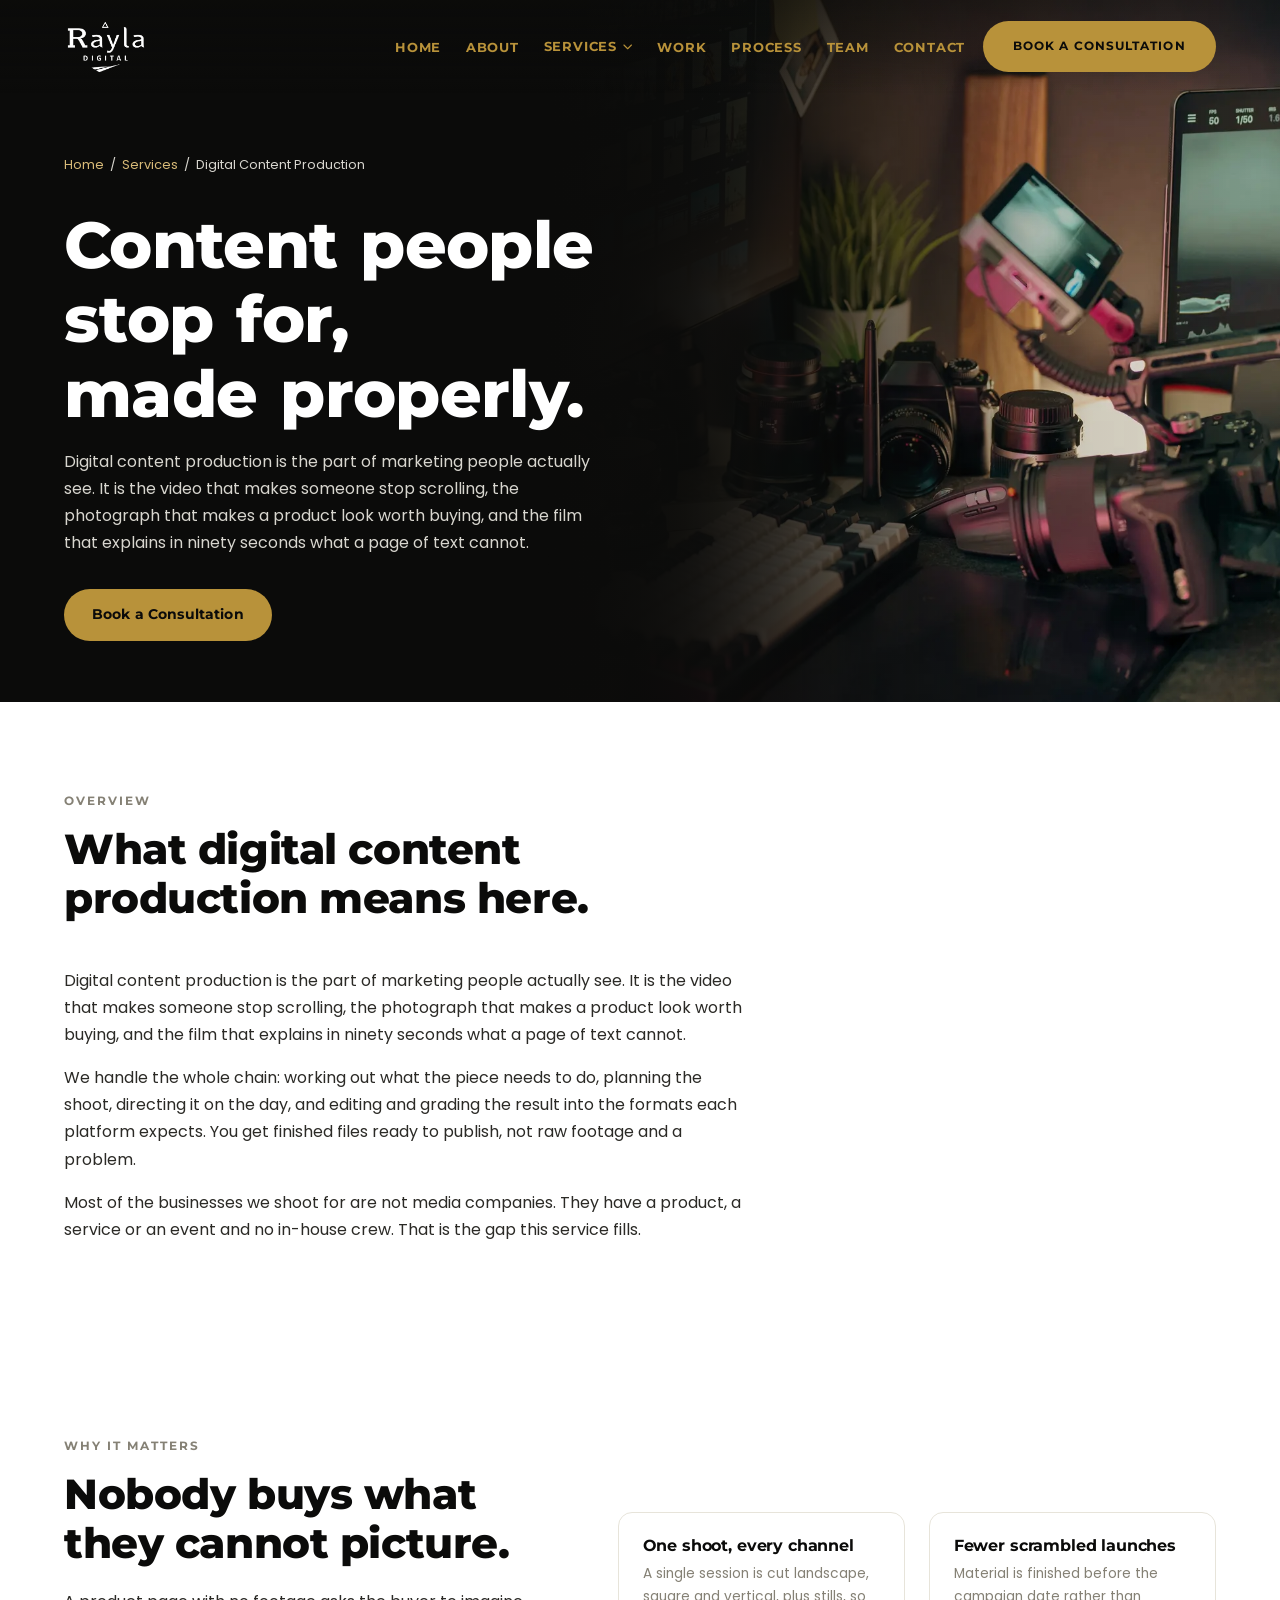
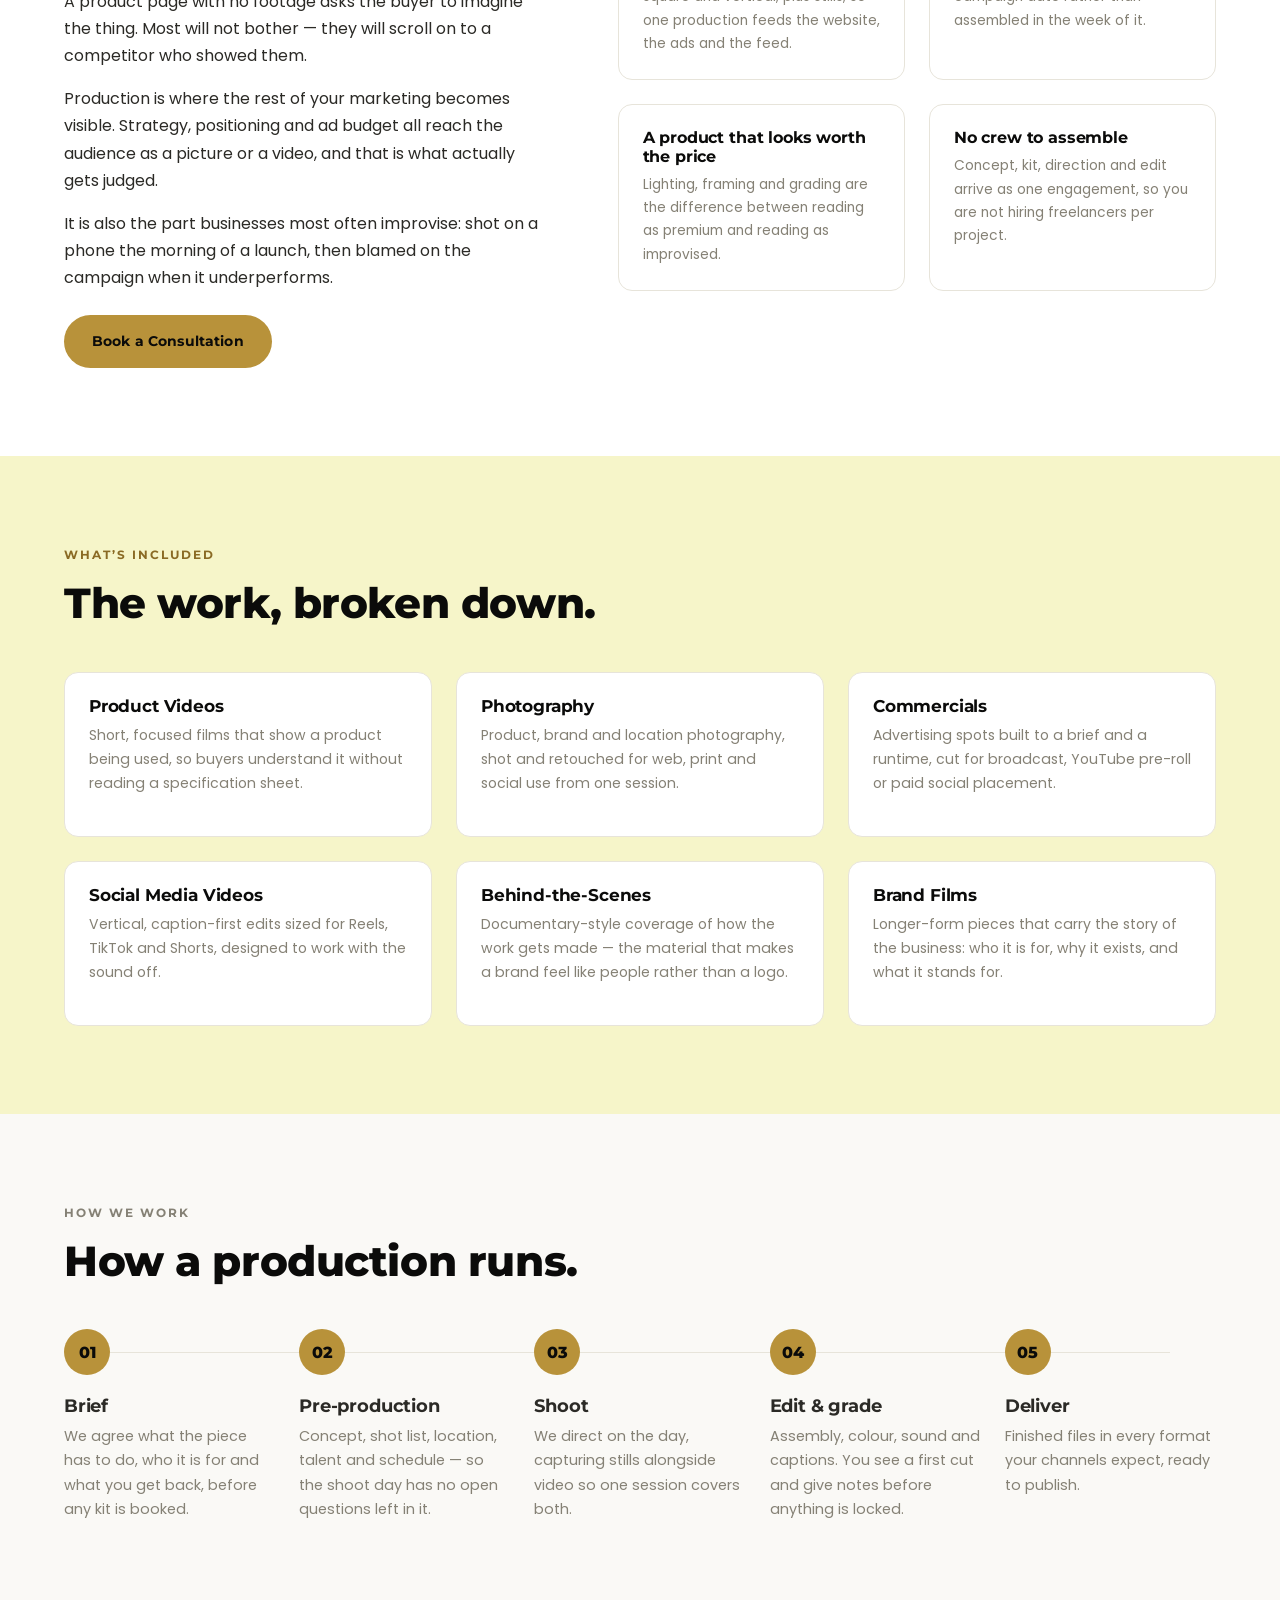
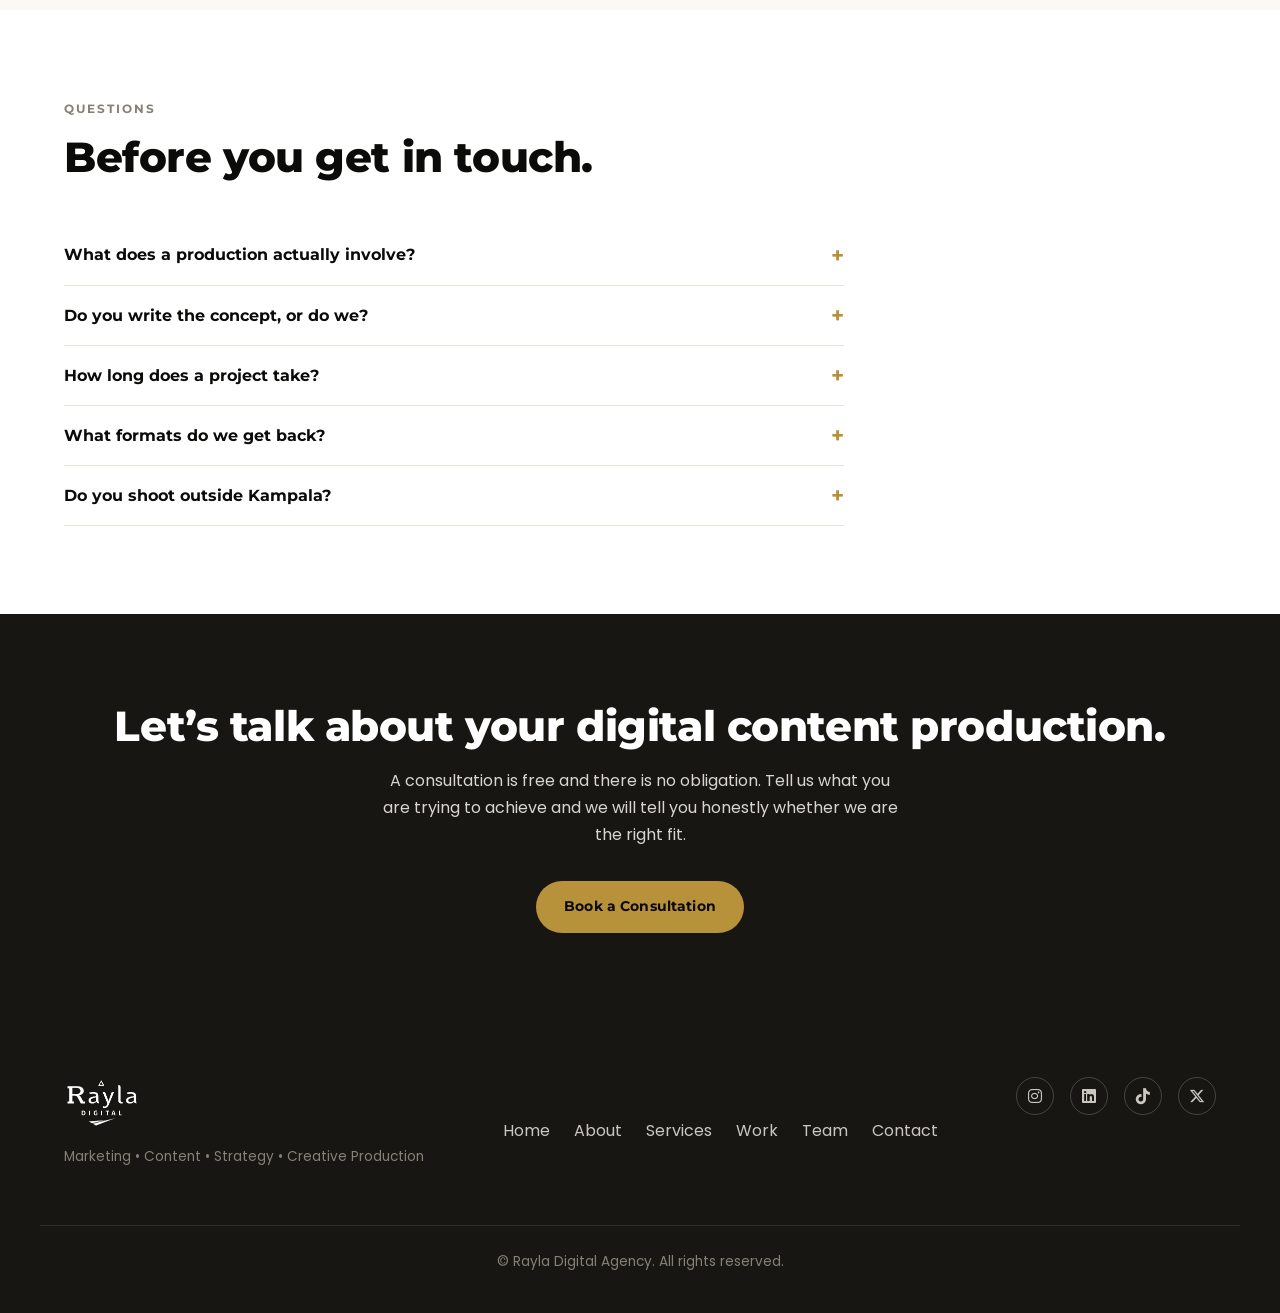
<file: pages/digital-content-production.html>
<!DOCTYPE html>
<html lang="en">
<head>
<meta charset="UTF-8">
<meta name="viewport" content="width=device-width, initial-scale=1.0">
<title>Digital Content Production in Kampala | Rayla Digital Agency</title>
<meta name="description" content="Product videos, photography, commercials and brand films produced end to end by Rayla Digital Agency in Kampala, Uganda.">
<link rel="canonical" href="https://www.rayladigitalagency.com/pages/digital-content-production">

<!-- Open Graph -->
<meta property="og:type" content="website">
<meta property="og:site_name" content="Rayla Digital Agency">
<meta property="og:title" content="Digital Content Production in Kampala | Rayla Digital Agency">
<meta property="og:description" content="Product videos, photography, commercials and brand films produced end to end by Rayla Digital Agency in Kampala, Uganda.">
<meta property="og:url" content="https://www.rayladigitalagency.com/pages/digital-content-production">
<meta property="og:image" content="https://www.rayladigitalagency.com/assests/images/og-cover.png">
<meta property="og:image:width" content="1200">
<meta property="og:image:height" content="630">
<meta property="og:locale" content="en_UG">

<!-- Twitter -->
<meta name="twitter:card" content="summary_large_image">
<meta name="twitter:title" content="Digital Content Production in Kampala | Rayla Digital Agency">
<meta name="twitter:description" content="Product videos, photography, commercials and brand films produced end to end by Rayla Digital Agency in Kampala, Uganda.">
<meta name="twitter:image" content="https://www.rayladigitalagency.com/assests/images/og-cover.png">

<!-- Favicons. Deliberately relative, not root-absolute: an href of
     "/favicon.ico" resolves against the filesystem root when the page is opened
     straight off disk with file://, which is how this site gets previewed, so
     the icon silently never loaded. Relative paths work both ways.
     The .svg is what modern browsers actually use - it carries its own
     prefers-color-scheme rule and inverts to white, so the black disc does not
     disappear into a dark tab bar. The .ico is the fallback for everything
     else, and holds 16/32/48 in the one file. -->
<link rel="icon" href="../favicon.ico" sizes="32x32">
<link rel="icon" href="../favicon.svg" type="image/svg+xml">
<link rel="apple-touch-icon" sizes="180x180" href="../apple-touch-icon.png">
<link rel="manifest" href="../site.webmanifest">
<meta name="theme-color" content="#0b0b0a">

<script type="application/ld+json">
{
  "@context": "https://schema.org",
  "@type": "Service",
  "name": "Digital Content Production",
  "description": "Product videos, photography, commercials and brand films produced end to end by Rayla Digital Agency in Kampala, Uganda.",
  "url": "https://www.rayladigitalagency.com/pages/digital-content-production",
  "areaServed": { "@type": "Country", "name": "Uganda" },
  "serviceType": "Digital Content Production",
  "provider": {
    "@type": "AdvertisingAgency",
    "@id": "https://www.rayladigitalagency.com/#organization",
    "name": "Rayla Digital Agency",
    "url": "https://www.rayladigitalagency.com/"
  }
}
</script>

<link rel="preconnect" href="https://fonts.googleapis.com">
<link rel="preconnect" href="https://fonts.gstatic.com" crossorigin>
<link href="https://fonts.googleapis.com/css2?family=Montserrat:wght@700;800&family=Poppins:wght@400;500;600&display=swap" rel="stylesheet">
<link rel="stylesheet" href="https://cdnjs.cloudflare.com/ajax/libs/font-awesome/6.5.1/css/all.min.css">
<link rel="stylesheet" href="../css/style.css">
</head>
<body>

<a href="#main" class="skip-link">Skip to content</a>

<!-- ============================= HEADER / NAV ============================= -->
<header class="site-header over-hero" id="top">
  <div class="container header-inner">
    <a href="../" class="logo"><img src="../assests/images/RAYLALOGO2.png" alt="Rayla Digital Agency"></a>
    <input type="checkbox" id="nav-toggle" class="nav-toggle">
    <label for="nav-toggle" class="nav-toggle-label" aria-label="Toggle menu">
      <span></span>
    </label>

    <nav class="main-nav">
      <ul>
        <li><a href="../#home">Home</a></li>
        <li><a href="../#about">About</a></li>
        <!-- Services opens a mega-menu: the keyword lists that used to sit
             inside the service cards live here now, so the detail is
             navigable instead of decorative. Opening is pure CSS (hover +
             :focus-within on desktop, the #mega-toggle checkbox on mobile),
             matching the #nav-toggle pattern - JS only resets it. -->
        <li class="has-mega">
          <input type="checkbox" id="mega-toggle" class="mega-toggle">
          <a href="../#services" class="mega-trigger">Services</a>
          <label for="mega-toggle" class="mega-toggle-label" aria-label="Toggle services menu">
            <i class="fa-solid fa-chevron-down"></i>
          </label>
          <div class="mega-panel">
            <div class="container mega-grid">
          <!-- Mobile only (.mega-all is display:none above 1024px). In the drawer
               the row above is the accordion toggle, so the overview page needs
               its own way in. -->
          <a href="../#services" class="mega-all"><i class="fa-solid fa-chevron-right"></i> All Services</a>
          <div class="mega-col">
            <input type="checkbox" id="mega-col-content" class="mega-col-toggle">
            <label for="mega-col-content" class="mega-col-head"><span class="mega-col-icon"><svg xmlns="http://www.w3.org/2000/svg" width="20" height="20" viewBox="0 0 24 24" fill="none" stroke="currentColor" stroke-width="1.5" stroke-linecap="round" stroke-linejoin="round"><path d="m16 13 5.223 3.482a.5.5 0 0 0 .777-.416V7.87a.5.5 0 0 0-.752-.432L16 10.5"/><rect x="2" y="6" width="14" height="12" rx="2"/></svg></span> Content &amp; Production<i class="fa-solid fa-chevron-down mega-col-caret"></i></label>
            <ul>
              <li><a href="#product-videos"><i class="fa-solid fa-chevron-right"></i> Product Videos</a></li>
              <li><a href="#photography"><i class="fa-solid fa-chevron-right"></i> Photography</a></li>
              <li><a href="#commercials"><i class="fa-solid fa-chevron-right"></i> Commercials</a></li>
              <li><a href="#brand-films"><i class="fa-solid fa-chevron-right"></i> Brand Films</a></li>
              <li><a href="content-strategy#content-planning"><i class="fa-solid fa-chevron-right"></i> Content Planning</a></li>
              <li><a href="content-strategy#campaign-strategy"><i class="fa-solid fa-chevron-right"></i> Campaign Strategy</a></li>
              <li><a href="content-strategy#audience-research"><i class="fa-solid fa-chevron-right"></i> Audience Research</a></li>
            </ul>
          </div>
          <div class="mega-col">
            <input type="checkbox" id="mega-col-brand" class="mega-col-toggle">
            <label for="mega-col-brand" class="mega-col-head"><span class="mega-col-icon"><svg xmlns="http://www.w3.org/2000/svg" width="20" height="20" viewBox="0 0 24 24" fill="none" stroke="currentColor" stroke-width="1.5" stroke-linecap="round" stroke-linejoin="round"><path d="M11 7 6 2"/><path d="M18.992 12H2.041"/><path d="M21.145 18.38A3.34 3.34 0 0 1 20 16.5a3.3 3.3 0 0 1-1.145 1.88c-.575.46-.855 1.02-.855 1.595A2 2 0 0 0 20 22a2 2 0 0 0 2-2.025c0-.58-.285-1.13-.855-1.595"/><path d="m8.5 4.5 2.148-2.148a1.205 1.205 0 0 1 1.704 0l7.296 7.296a1.205 1.205 0 0 1 0 1.704l-7.592 7.592a3.615 3.615 0 0 1-5.112 0l-3.888-3.888a3.615 3.615 0 0 1 0-5.112L5.67 7.33"/></svg></span> Brand &amp; Design<i class="fa-solid fa-chevron-down mega-col-caret"></i></label>
            <ul>
              <li><a href="graphic-design#corporate-branding"><i class="fa-solid fa-chevron-right"></i> Corporate Branding</a></li>
              <li><a href="graphic-design#marketing-materials"><i class="fa-solid fa-chevron-right"></i> Marketing Materials</a></li>
              <li><a href="graphic-design#social-graphics"><i class="fa-solid fa-chevron-right"></i> Social Media Graphics</a></li>
              <li><a href="graphic-design#event-branding"><i class="fa-solid fa-chevron-right"></i> Event Branding</a></li>
              <li><a href="brand-consulting#brand-positioning"><i class="fa-solid fa-chevron-right"></i> Brand Positioning</a></li>
              <li><a href="brand-consulting#business-strategy"><i class="fa-solid fa-chevron-right"></i> Business Strategy</a></li>
              <li><a href="brand-consulting#marketing-consultation"><i class="fa-solid fa-chevron-right"></i> Marketing Consultation</a></li>
            </ul>
          </div>
          <div class="mega-col">
            <input type="checkbox" id="mega-col-growth" class="mega-col-toggle">
            <label for="mega-col-growth" class="mega-col-head"><span class="mega-col-icon"><svg xmlns="http://www.w3.org/2000/svg" width="20" height="20" viewBox="0 0 24 24" fill="none" stroke="currentColor" stroke-width="1.5" stroke-linecap="round" stroke-linejoin="round"><path d="M12 16v5"/><path d="M16 14.639V21"/><path d="M20 10.656V21"/><path d="m22 3-8.646 8.646a.5.5 0 0 1-.708 0L9.354 8.354a.5.5 0 0 0-.707 0L2 15"/><path d="M4 18.463V21"/><path d="M8 14.656V21"/></svg></span> Growth &amp; Marketing<i class="fa-solid fa-chevron-down mega-col-caret"></i></label>
            <ul>
              <li><a href="digital-marketing#seo"><i class="fa-solid fa-chevron-right"></i> SEO</a></li>
              <li><a href="digital-marketing#google-ads"><i class="fa-solid fa-chevron-right"></i> Google Ads</a></li>
              <li><a href="digital-marketing#meta-ads"><i class="fa-solid fa-chevron-right"></i> Meta Ads</a></li>
              <li><a href="digital-marketing#email-marketing"><i class="fa-solid fa-chevron-right"></i> Email Marketing</a></li>
              <li><a href="digital-marketing#analytics"><i class="fa-solid fa-chevron-right"></i> Analytics</a></li>
              <li><a href="social-media-management#platforms"><i class="fa-solid fa-chevron-right"></i> Social Media Management</a></li>
              <li><a href="social-media-management#brand-management"><i class="fa-solid fa-chevron-right"></i> Brand Management</a></li>
            </ul>
          </div>
            </div>
          </div>
        </li>
        <li><a href="work">Work</a></li>
        <li><a href="../#process">Process</a></li>
        <li><a href="../#team">Team</a></li>
        <li><a href="../#contact">Contact</a></li>
      </ul>
      <button type="button" class="btn btn-gold btn-sm nav-cta" data-open-modal="discovery-modal">Book a Consultation</button>
    </nav>
  </div>
</header>

<main id="main">

<!-- ============================= SERVICE HERO ============================= -->
<!-- The homepage's split hero, reused: the copy holds a black column and the
     photo runs full-bleed off the right edge, dissolving into the black rather
     than butting against it. Everything structural comes from .svc-hero-split
     and the shared .hero-* layer classes in style.css - this page only supplies
     its own picture. The header carries .over-hero for the same reason it does
     on the homepage: a solid bar would draw a line across the photo. -->
<section class="svc-hero svc-hero-split">
  <!-- Decorative: the h1 carries the meaning, so the layer is aria-hidden
       with an empty alt. A camera rig beside an edit bay - the subject of
       this page, shown rather than described. The focal point sits right of
       centre because the panel's left edge is where the picture dissolves
       into the black. -->
  <div class="hero-media" style="--hero-focus: 62% 55%" aria-hidden="true">
    <img src="../assests/images/hero-digital-content-production.webp" alt="" class="hero-media-img">
    <div class="hero-media-overlay"></div>
  </div>

  <div class="hero-layout">
    <div class="hero-inner">
      <p class="svc-crumb"><a href="../">Home</a> &nbsp;/&nbsp; <a href="../#services">Services</a> &nbsp;/&nbsp; Digital Content Production</p>
      <h1>Content people stop for, made properly.</h1>
      <p>Digital content production is the part of marketing people actually see. It is the video that makes someone stop scrolling, the photograph that makes a product look worth buying, and the film that explains in ninety seconds what a page of text cannot.</p>
      <button type="button" class="btn btn-gold" data-open-modal="discovery-modal">Book a Consultation</button>
    </div>
  </div>
</section>

<!-- ============================= OVERVIEW ============================= -->
<section class="section">
  <div class="container">
    <div class="section-head">
      <p class="eyebrow">Overview</p>
      <h2>What digital content production means here.</h2>
    </div>
    <div class="svc-overview">
        <p>Digital content production is the part of marketing people actually see. It is the video that makes someone stop scrolling, the photograph that makes a product look worth buying, and the film that explains in ninety seconds what a page of text cannot.</p>
        <p>We handle the whole chain: working out what the piece needs to do, planning the shoot, directing it on the day, and editing and grading the result into the formats each platform expects. You get finished files ready to publish, not raw footage and a problem.</p>
        <p>Most of the businesses we shoot for are not media companies. They have a product, a service or an event and no in-house crew. That is the gap this service fills.</p>
    </div>
  </div>
</section>

<!-- ============================= WHY IT MATTERS ============================= -->
<!-- The argument for the service, with the business outcomes beside it. The
     two-column shell is the homepage's .why-rayla-layout, shared by selector
     rather than copied, so the two cannot drift apart. -->
<section class="section" id="why">
  <div class="container">
    <div class="svc-why-layout">
      <div class="svc-why-content">
        <p class="eyebrow">Why It Matters</p>
        <h2>Nobody buys what they cannot picture.</h2>
        <p>A product page with no footage asks the buyer to imagine the thing. Most will not bother &mdash; they will scroll on to a competitor who showed them.</p>
        <p>Production is where the rest of your marketing becomes visible. Strategy, positioning and ad budget all reach the audience as a picture or a video, and that is what actually gets judged.</p>
        <p>It is also the part businesses most often improvise: shot on a phone the morning of a launch, then blamed on the campaign when it underperforms.</p>
        <button type="button" class="btn btn-gold" data-open-modal="discovery-modal">Book a Consultation</button>
      </div>
      <div class="svc-benefit-grid">
        <article class="svc-benefit">
          <h3>One shoot, every channel</h3>
          <p>A single session is cut landscape, square and vertical, plus stills, so one production feeds the website, the ads and the feed.</p>
        </article>
        <article class="svc-benefit">
          <h3>Fewer scrambled launches</h3>
          <p>Material is finished before the campaign date rather than assembled in the week of it.</p>
        </article>
        <article class="svc-benefit">
          <h3>A product that looks worth the price</h3>
          <p>Lighting, framing and grading are the difference between reading as premium and reading as improvised.</p>
        </article>
        <article class="svc-benefit">
          <h3>No crew to assemble</h3>
          <p>Concept, kit, direction and edit arrive as one engagement, so you are not hiring freelancers per project.</p>
        </article>
      </div>
    </div>
  </div>
</section>

<!-- ============================= WHAT'S INCLUDED ============================= -->
<!-- Each card carries the id the header mega-menu links land on -->
<section class="section svc-band" id="included">
  <div class="container">
    <div class="section-head">
      <p class="eyebrow">What&rsquo;s Included</p>
      <h2>The work, broken down.</h2>
    </div>
    <div class="svc-include-grid">
        <article class="svc-include" id="product-videos">
          <h3>Product Videos</h3>
          <p>Short, focused films that show a product being used, so buyers understand it without reading a specification sheet.</p>
        </article>
        <article class="svc-include" id="photography">
          <h3>Photography</h3>
          <p>Product, brand and location photography, shot and retouched for web, print and social use from one session.</p>
        </article>
        <article class="svc-include" id="commercials">
          <h3>Commercials</h3>
          <p>Advertising spots built to a brief and a runtime, cut for broadcast, YouTube pre-roll or paid social placement.</p>
        </article>
        <article class="svc-include" id="social-media-videos">
          <h3>Social Media Videos</h3>
          <p>Vertical, caption-first edits sized for Reels, TikTok and Shorts, designed to work with the sound off.</p>
        </article>
        <article class="svc-include" id="behind-the-scenes">
          <h3>Behind-the-Scenes</h3>
          <p>Documentary-style coverage of how the work gets made &mdash; the material that makes a brand feel like people rather than a logo.</p>
        </article>
        <article class="svc-include" id="brand-films">
          <h3>Brand Films</h3>
          <p>Longer-form pieces that carry the story of the business: who it is for, why it exists, and what it stands for.</p>
        </article>
    </div>
  </div>
</section>

<!-- ============================= HOW WE WORK ============================= -->
<!-- Numbered because this genuinely is a sequence, the same reasoning the
     homepage track carries. It is the same component too - only the ground is
     inverted, via .svc-process in style.css. id is "approach", not "process":
     the nav already points at ../index.html#process and one name for two
     things invites a wrong link later. -->
<section class="section svc-process" id="approach">
  <div class="container">
    <div class="section-head">
      <p class="eyebrow">How We Work</p>
      <h2>How a production runs.</h2>
    </div>
    <div class="process-track">
      <div class="process-step">
        <span class="step-num">01</span>
        <h3>Brief</h3>
        <p>We agree what the piece has to do, who it is for and what you get back, before any kit is booked.</p>
      </div>
      <div class="process-step">
        <span class="step-num">02</span>
        <h3>Pre-production</h3>
        <p>Concept, shot list, location, talent and schedule &mdash; so the shoot day has no open questions left in it.</p>
      </div>
      <div class="process-step">
        <span class="step-num">03</span>
        <h3>Shoot</h3>
        <p>We direct on the day, capturing stills alongside video so one session covers both.</p>
      </div>
      <div class="process-step">
        <span class="step-num">04</span>
        <h3>Edit &amp; grade</h3>
        <p>Assembly, colour, sound and captions. You see a first cut and give notes before anything is locked.</p>
      </div>
      <div class="process-step">
        <span class="step-num">05</span>
        <h3>Deliver</h3>
        <p>Finished files in every format your channels expect, ready to publish.</p>
      </div>
    </div>
  </div>
</section>

<!-- ============================= FAQ ============================= -->
<!-- <details>/<summary> so the answers still open with JS disabled -->
<section class="section">
  <div class="container">
    <div class="section-head">
      <p class="eyebrow">Questions</p>
      <h2>Before you get in touch.</h2>
    </div>
    <div class="svc-faq">
      <details class="svc-faq-item">
        <summary>What does a production actually involve?</summary>
        <p>A short pre-production conversation to agree the brief and the deliverables, then the shoot itself, then edit and revisions. You see a first cut before anything is finalised.</p>
      </details>
      <details class="svc-faq-item">
        <summary>Do you write the concept, or do we?</summary>
        <p>Either. If you arrive with a clear idea we will produce it. If you arrive with an objective and no concept, developing that is part of the work.</p>
      </details>
      <details class="svc-faq-item">
        <summary>How long does a project take?</summary>
        <p>It depends on scope. A single product shoot can be turned around in days; a brand film with multiple locations takes longer. We agree the timeline before we start, not after.</p>
      </details>
      <details class="svc-faq-item">
        <summary>What formats do we get back?</summary>
        <p>Whatever your channels need. The same shoot is normally delivered as landscape, square and vertical cuts, plus stills, so one production feeds several platforms.</p>
      </details>
      <details class="svc-faq-item">
        <summary>Do you shoot outside Kampala?</summary>
        <p>Yes. Travel and logistics are quoted as part of the project rather than hidden in the rate.</p>
      </details>
    </div>
  </div>
</section>

<!-- ============================= CTA ============================= -->
<section class="section svc-cta">
  <div class="container">
    <h2>Let&rsquo;s talk about your digital content production.</h2>
    <p>A consultation is free and there is no obligation. Tell us what you are trying to achieve and we will tell you honestly whether we are the right fit.</p>
    <button type="button" class="btn btn-gold" data-open-modal="discovery-modal">Book a Consultation</button>
  </div>
</section>

</main>

<!-- ============================= FOOTER ============================= -->
<footer class="site-footer">
  <div class="container footer-inner">
    <div class="footer-brand">


      <a href="../" class="logo"><img src="../assests/images/RAYLALOGO2.png" alt="Rayla Digital Agency"></a>
      <!-- <a href="../" class="logo">RAYLA<span class="logo-dot">.</span></a> -->
      <p>Marketing • Content • Strategy • Creative Production</p>
    </div>
    <nav class="footer-nav">
      <a href="../#home">Home</a>
      <a href="../#about">About</a>
      <a href="../#services">Services</a>
      <a href="work">Work</a>
      <a href="../#team">Team</a>
      <a href="../#contact">Contact</a>
    </nav>
    <div class="footer-social">
      <a href="https://www.instagram.com/rayladigitalagency?igsh=MTFhdWYyaHR2aGhkcA%3D%3D&utm_source=qr" aria-label="Instagram"><i class="fa-brands fa-instagram"></i></a>
      <a href="https://www.linkedin.com/company/rayla-digital-agency/" aria-label="LinkedIn"><i class="fa-brands fa-linkedin"></i></a>
      <a href="https://www.tiktok.com/@rayladigitalagency?_r=1&_t=ZS-98IY5EWNCbc" aria-label="TikTok"><i class="fa-brands fa-tiktok"></i></a>
      <a href="https://x.com/rayladigital?s=11" aria-label="X (Twitter)"><i class="fa-brands fa-x-twitter"></i></a>
    </div>
  </div>
  <div class="footer-bottom">
    <p>&copy; Rayla Digital Agency. All rights reserved.</p>
  </div>
</footer>

<!-- ============================= DISCOVERY CALL MODAL ============================= -->
  <div class="modal-backdrop" id="discovery-modal-backdrop"></div>
<dialog class="modal modal-split" id="discovery-modal" aria-modal="true" aria-labelledby="discovery-modal-title">
  <button type="button" class="modal-close" data-close-modal aria-label="Close">
    <i class="fa-solid fa-xmark"></i>
  </button>

  <!-- Two panels, not one column: the dark side answers "who am I writing to"
       (the same phone, email and city the contact section gives) while the gold
       side is nothing but the fields. Splitting them means the form itself never
       has to carry explanatory copy between its inputs. -->
  <div class="modal-step modal-step-split" data-step="form">

    <aside class="modal-aside">
      <p class="modal-pill"><i class="fa-solid fa-comment-dots"></i>Free consultation</p>
      <h2 id="discovery-modal-title">Let's talk about your brand.</h2>
      <p class="modal-intro">A free, no-obligation conversation about your business, your goals, and whether we are the right fit. Tell us a little about you and we will find a time that works.</p>
      <ul class="modal-contact">
        <li><span class="modal-contact-icon"><i class="fa-solid fa-phone"></i></span><a href="tel:+256764065441">+256 764 065 441</a></li>
        <li><span class="modal-contact-icon"><i class="fa-solid fa-envelope"></i></span><a href="mailto:hello@rayladigitalagency.com">hello@rayladigitalagency.com</a></li>
        <li><span class="modal-contact-icon"><i class="fa-solid fa-location-dot"></i></span><span>Kampala, Uganda</span></li>
      </ul>
    </aside>

    <form class="modal-form" id="discovery-form" novalidate>
      <!-- Web3Forms account key. Nothing sends without it. -->
      <input type="hidden" name="access_key" value="26ca4a72-a43f-49b0-ba21-72f5a32b774d">
      <!-- Filled in by script.js right before sending, so the agency's
           inbox shows "New website inquiry from <name>" -->
      <input type="hidden" name="subject" id="dc-subject" value="New website inquiry">

      <!-- Honeypot: real visitors never see or fill this in; bots
           that auto-fill every field on a page usually do. -->
      <input type="checkbox" name="botcheck" class="hidden-field" tabindex="-1" autocomplete="off">

      <div class="form-row">
        <label for="dc-name">Full name *</label>
        <input type="text" id="dc-name" name="name" autocomplete="name" placeholder="Your name">
        <span class="field-error" data-error-for="dc-name"></span>
      </div>
      <div class="form-row">
        <label for="dc-email">Email address *</label>
        <input type="email" id="dc-email" name="email" autocomplete="email" placeholder="you@company.com">
        <span class="field-error" data-error-for="dc-email"></span>
      </div>
      <div class="form-row-pair">
        <div class="form-row">
          <label for="dc-phone">Phone number *</label>
          <input type="tel" id="dc-phone" name="phone" autocomplete="tel" placeholder="+256 700 000 000">
          <span class="field-error" data-error-for="dc-phone"></span>
        </div>
        <div class="form-row">
          <label for="dc-company">Company <span class="optional-tag">(optional)</span></label>
          <input type="text" id="dc-company" name="company" autocomplete="organization" placeholder="Company name">
        </div>
      </div>
      <div class="form-row">
        <label for="dc-service">What do you need help with?</label>
        <div class="select-wrap">
          <select id="dc-service" name="service">
            <option value="Not sure yet">Not sure yet — let's talk it through</option>
            <option>Digital content production</option>
            <option>Social media management</option>
            <option>Content strategy</option>
            <option>Graphic design</option>
            <option>Brand consulting</option>
            <option>Digital marketing</option>
          </select>
          <i class="fa-solid fa-chevron-down" aria-hidden="true"></i>
        </div>
      </div>
      <div class="form-row">
        <label for="dc-details">Tell us about your project *</label>
        <textarea id="dc-details" name="details" rows="4" placeholder="What are you working on, and what would a good outcome look like?"></textarea>
        <span class="field-error" data-error-for="dc-details"></span>
      </div>

      <!-- Verification. Two problems drove this shape. hCaptcha's normal
           checkbox widget anchors its image challenge to wherever the widget
           sits, so at the foot of a tall form the challenge opened half off the
           bottom-right of the screen. And the widget's own chrome is a fixed
           303px light-grey box that never belonged on the gold. Invisible mode
           fixes both: hCaptcha draws the challenge as its own centred overlay,
           and the prompt below is ours, so it matches the panel. The token still
           lands in the same h-captcha-response field Web3Forms verifies. -->
      <div class="form-verify" id="dc-verify" data-state="idle">
        <button type="button" class="verify-check" id="dc-verify-btn" aria-describedby="dc-verify-note">
          <span class="verify-box"><i class="fa-solid fa-check" aria-hidden="true"></i></span>
          <span class="verify-text" id="dc-verify-label">I'm not a robot</span>
          <span class="verify-mark"><i class="fa-solid fa-shield-halved" aria-hidden="true"></i></span>
        </button>
        <p class="verify-note" id="dc-verify-note">One quick check before this sends.</p>
        <div class="h-captcha"
             data-captcha="true"
             data-size="invisible"
             data-callback="raylaCaptchaVerified"
             data-expired-callback="raylaCaptchaExpired"
             data-chalexpired-callback="raylaCaptchaExpired"
             data-error-callback="raylaCaptchaError"
             data-open-callback="raylaCaptchaOpened"
             data-close-callback="raylaCaptchaClosed"></div>
      </div>

      <p class="form-error" id="dc-form-error" hidden></p>

      <button type="submit" class="btn btn-submit full-width">
        <span class="btn-submit-icon"><i class="fa-solid fa-paper-plane"></i></span>
        <span class="btn-submit-label">Book my consultation</span>
      </button>
    </form>
  </div>

  <div class="modal-step" data-step="success" hidden>
    <div class="modal-success-icon"><i class="fa-solid fa-circle-check"></i></div>
    <h2>Thank you, <span id="dc-success-name">there</span>!</h2>
    <p>Someone from Rayla Digital Agency will contact you within one business day to schedule your discovery call.</p>
    <button type="button" class="btn btn-outline-dark" data-close-modal>Close</button>
  </div>
</dialog>

<script src="../js/script.js"></script>
<script src="https://web3forms.com/client/script.js" async defer></script>
</body>
</html>
</file>
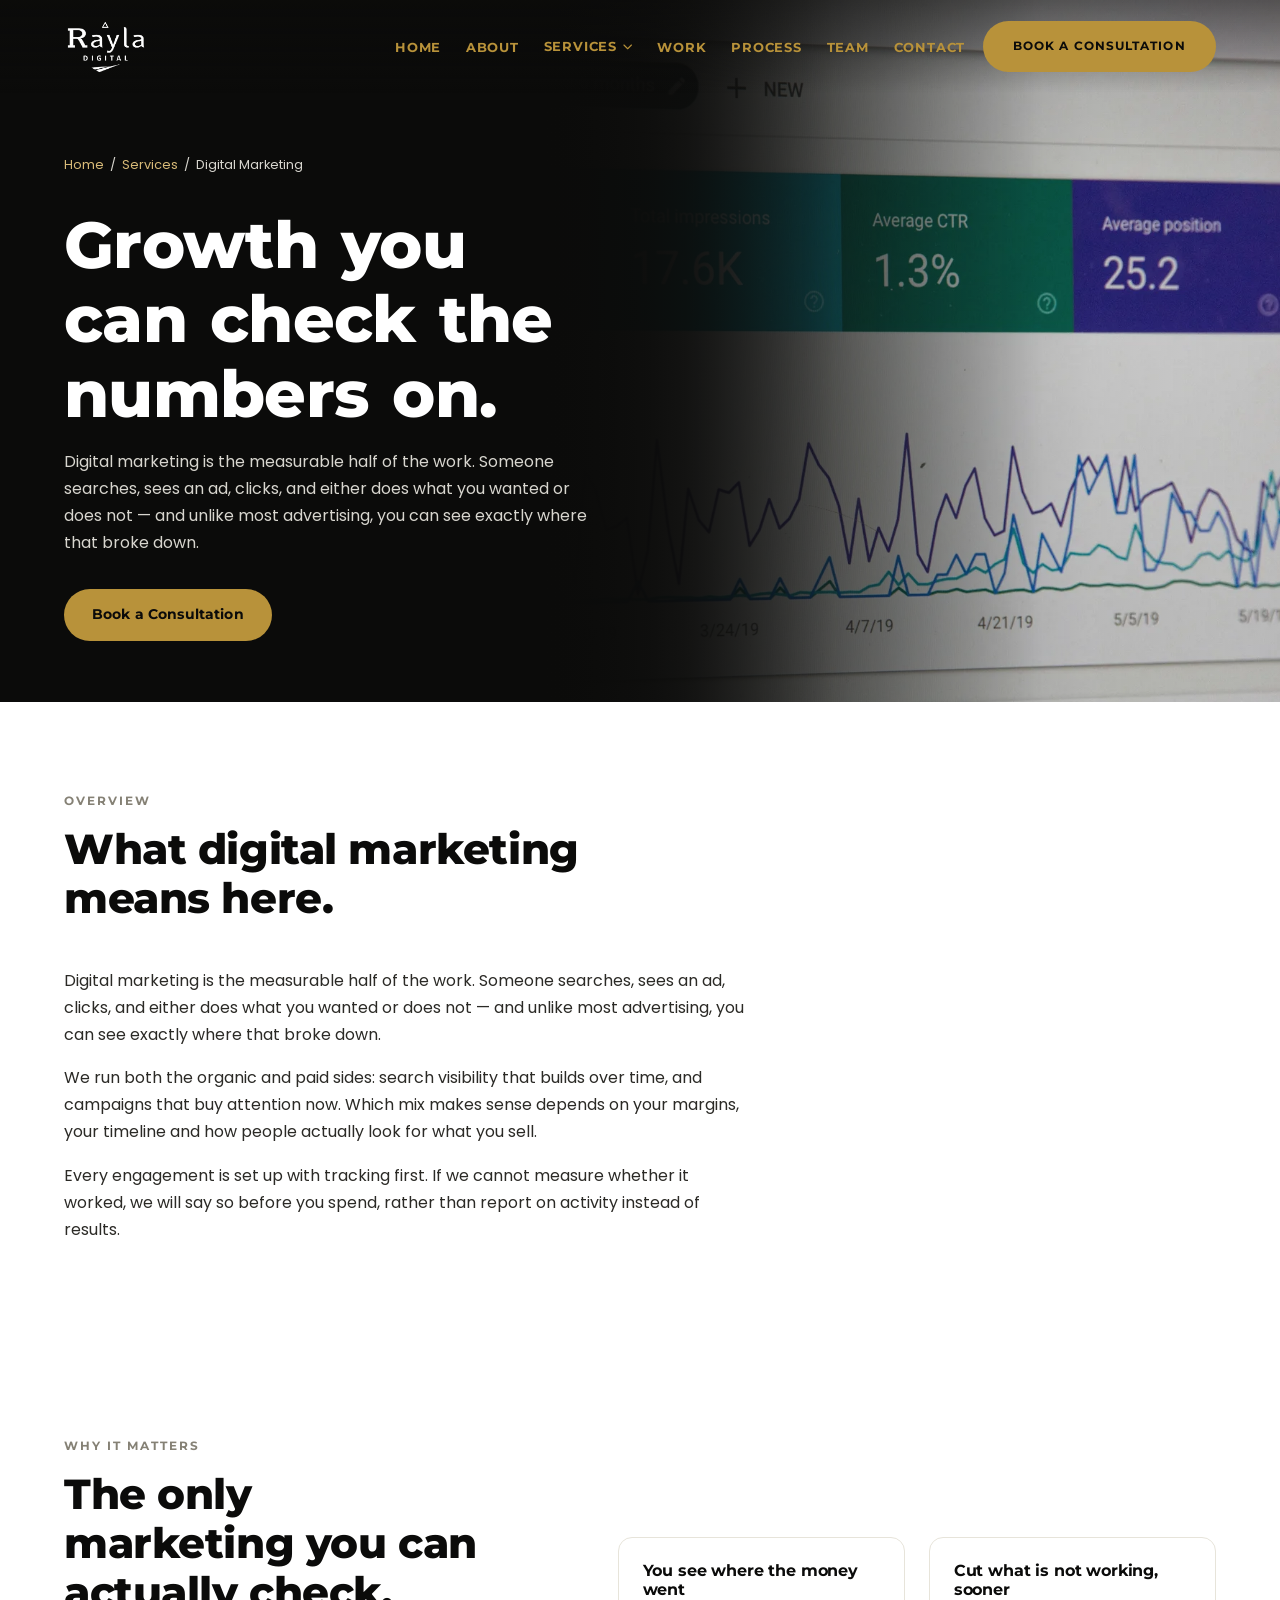
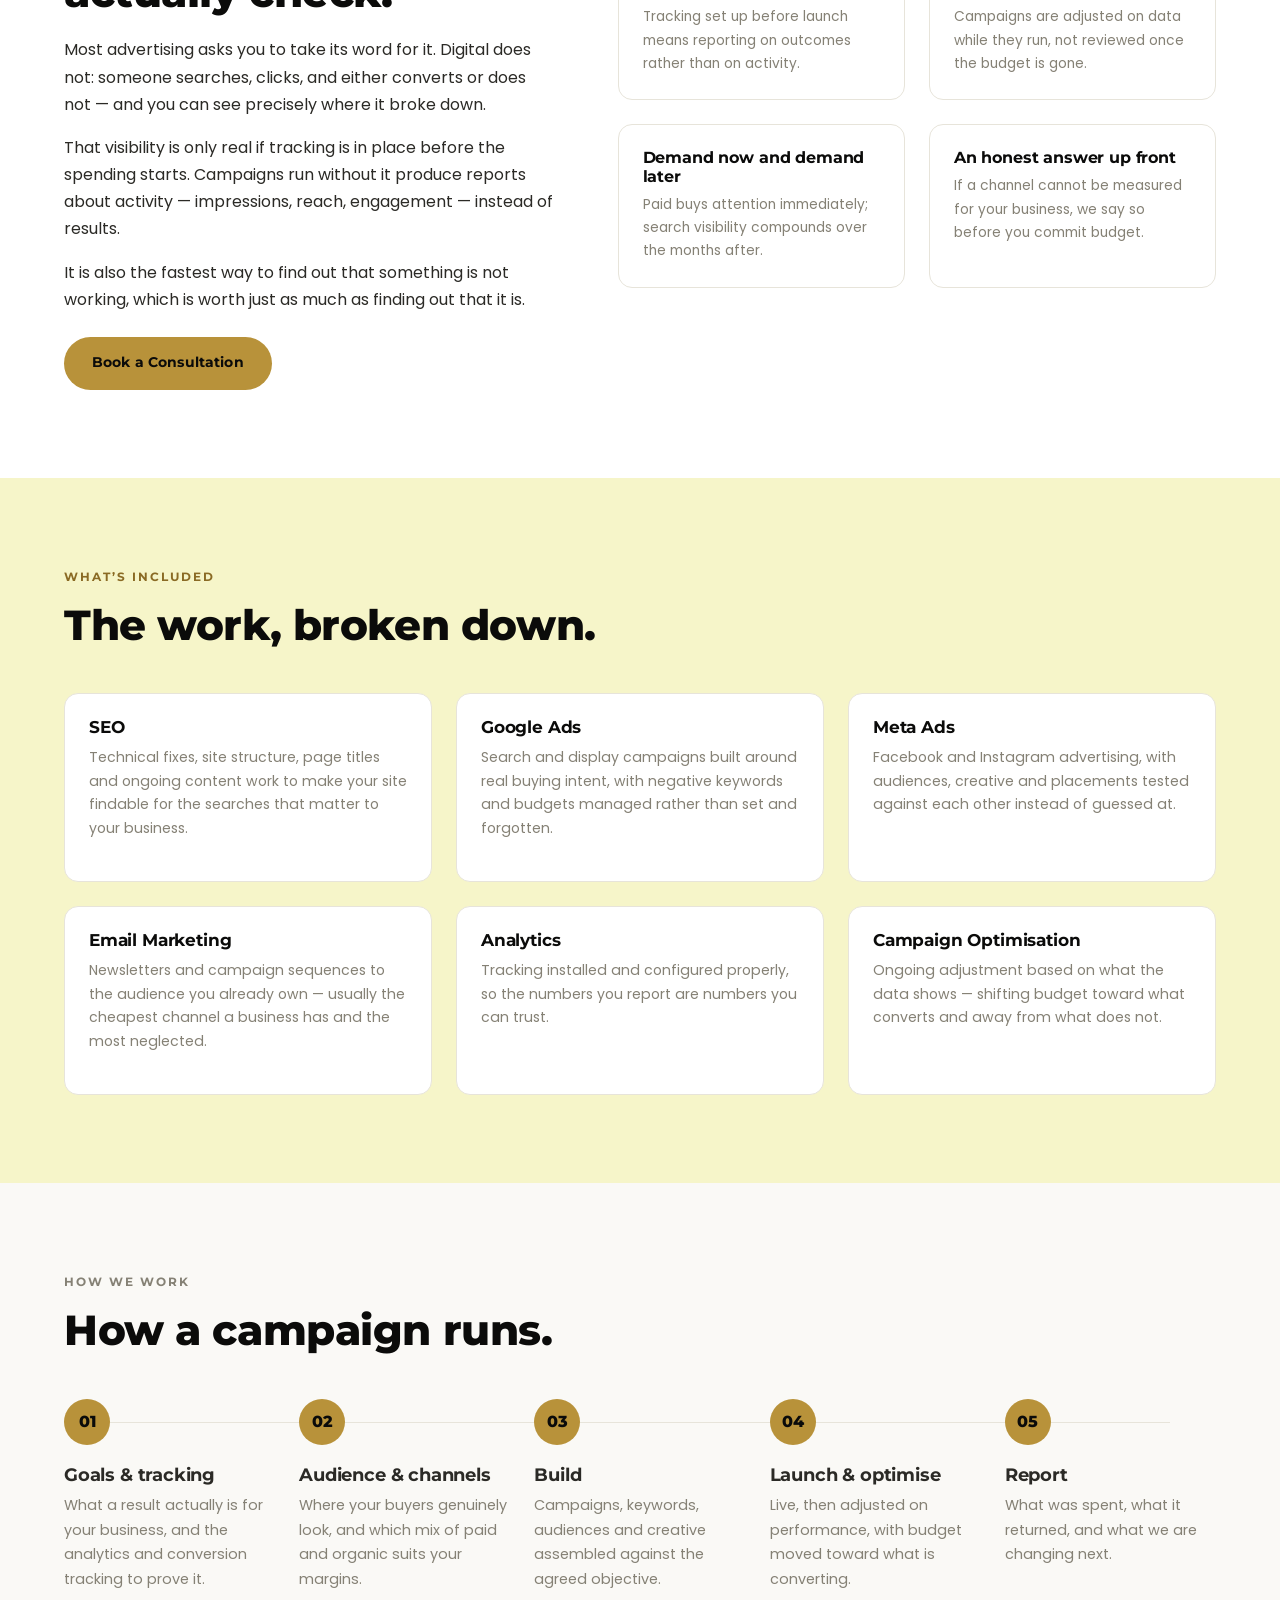
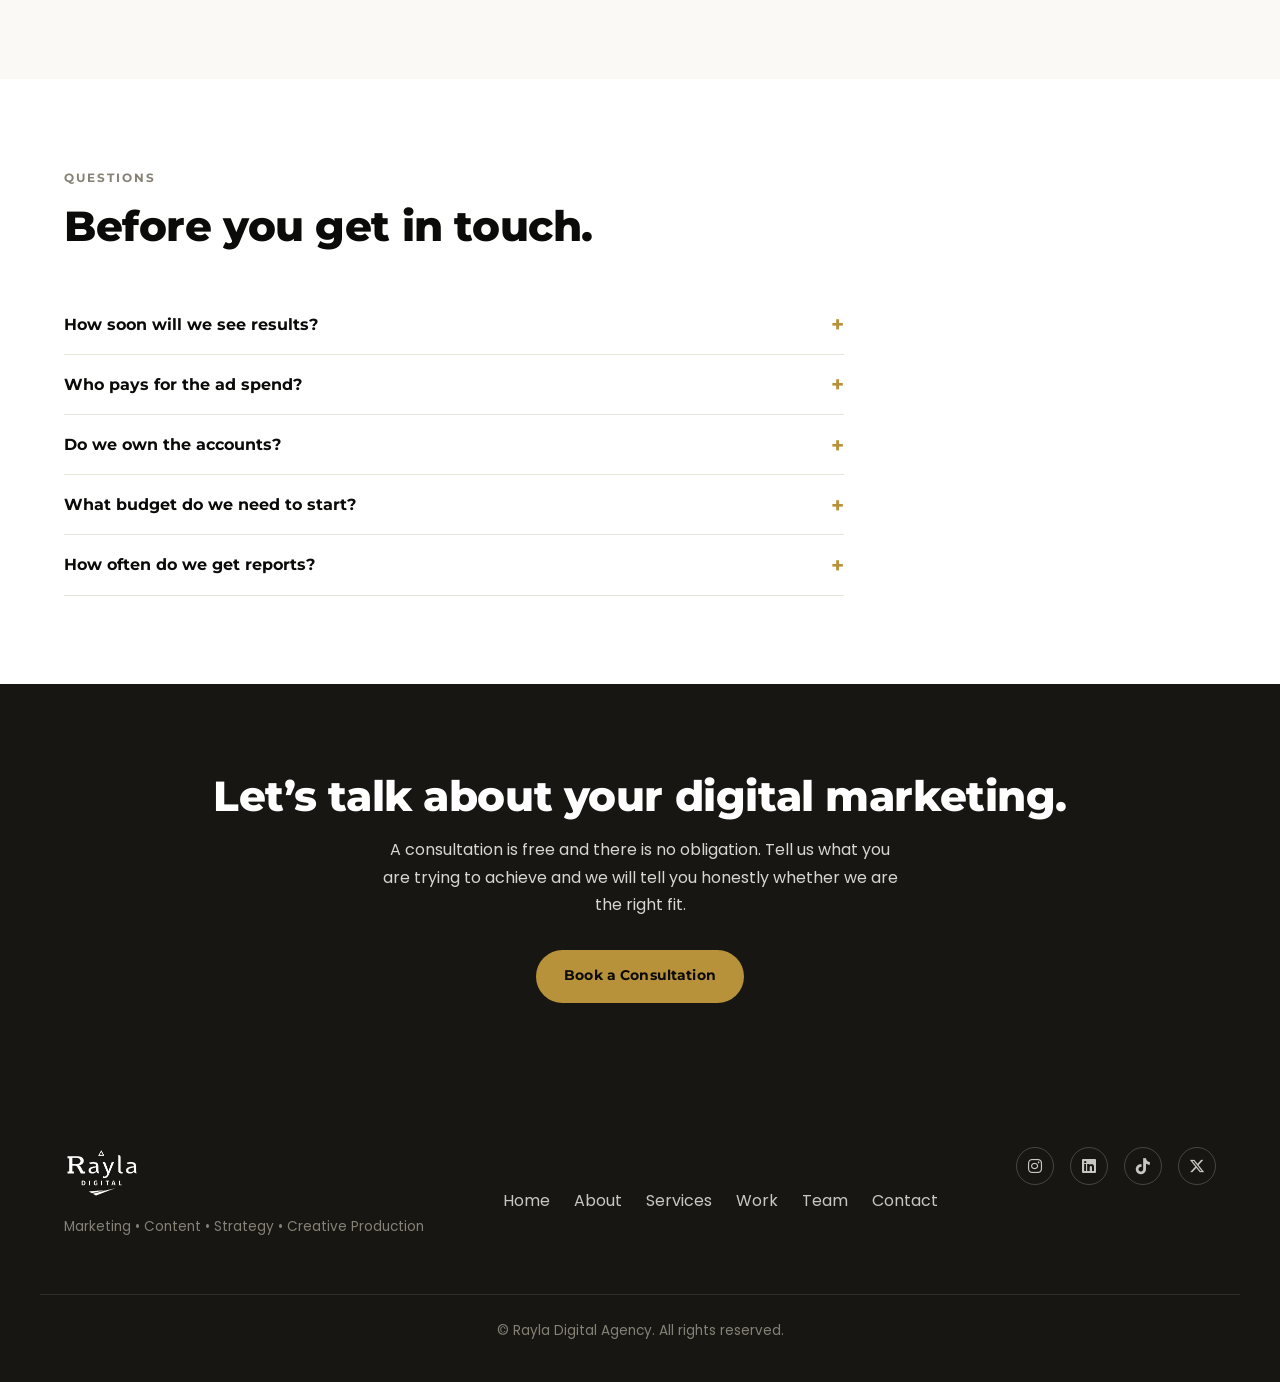
<file: pages/digital-marketing.html>
<!DOCTYPE html>
<html lang="en">
<head>
<meta charset="UTF-8">
<meta name="viewport" content="width=device-width, initial-scale=1.0">
<title>Digital Marketing Agency in Kampala | Rayla Digital Agency</title>
<meta name="description" content="SEO, Google Ads, Meta Ads, email marketing and analytics managed by Rayla Digital Agency for businesses in Uganda and East Africa.">
<link rel="canonical" href="https://www.rayladigitalagency.com/pages/digital-marketing">

<!-- Open Graph -->
<meta property="og:type" content="website">
<meta property="og:site_name" content="Rayla Digital Agency">
<meta property="og:title" content="Digital Marketing Agency in Kampala | Rayla Digital Agency">
<meta property="og:description" content="SEO, Google Ads, Meta Ads, email marketing and analytics managed by Rayla Digital Agency for businesses in Uganda and East Africa.">
<meta property="og:url" content="https://www.rayladigitalagency.com/pages/digital-marketing">
<meta property="og:image" content="https://www.rayladigitalagency.com/assests/images/og-cover.png">
<meta property="og:image:width" content="1200">
<meta property="og:image:height" content="630">
<meta property="og:locale" content="en_UG">

<!-- Twitter -->
<meta name="twitter:card" content="summary_large_image">
<meta name="twitter:title" content="Digital Marketing Agency in Kampala | Rayla Digital Agency">
<meta name="twitter:description" content="SEO, Google Ads, Meta Ads, email marketing and analytics managed by Rayla Digital Agency for businesses in Uganda and East Africa.">
<meta name="twitter:image" content="https://www.rayladigitalagency.com/assests/images/og-cover.png">

<!-- Favicons. Deliberately relative, not root-absolute: an href of
     "/favicon.ico" resolves against the filesystem root when the page is opened
     straight off disk with file://, which is how this site gets previewed, so
     the icon silently never loaded. Relative paths work both ways.
     The .svg is what modern browsers actually use - it carries its own
     prefers-color-scheme rule and inverts to white, so the black disc does not
     disappear into a dark tab bar. The .ico is the fallback for everything
     else, and holds 16/32/48 in the one file. -->
<link rel="icon" href="../favicon.ico" sizes="32x32">
<link rel="icon" href="../favicon.svg" type="image/svg+xml">
<link rel="apple-touch-icon" sizes="180x180" href="../apple-touch-icon.png">
<link rel="manifest" href="../site.webmanifest">
<meta name="theme-color" content="#0b0b0a">

<script type="application/ld+json">
{
  "@context": "https://schema.org",
  "@type": "Service",
  "name": "Digital Marketing",
  "description": "SEO, Google Ads, Meta Ads, email marketing and analytics managed by Rayla Digital Agency for businesses in Uganda and East Africa.",
  "url": "https://www.rayladigitalagency.com/pages/digital-marketing",
  "areaServed": { "@type": "Country", "name": "Uganda" },
  "serviceType": "Digital Marketing",
  "provider": {
    "@type": "AdvertisingAgency",
    "@id": "https://www.rayladigitalagency.com/#organization",
    "name": "Rayla Digital Agency",
    "url": "https://www.rayladigitalagency.com/"
  }
}
</script>

<link rel="preconnect" href="https://fonts.googleapis.com">
<link rel="preconnect" href="https://fonts.gstatic.com" crossorigin>
<link href="https://fonts.googleapis.com/css2?family=Montserrat:wght@700;800&family=Poppins:wght@400;500;600&display=swap" rel="stylesheet">
<link rel="stylesheet" href="https://cdnjs.cloudflare.com/ajax/libs/font-awesome/6.5.1/css/all.min.css">
<link rel="stylesheet" href="../css/style.css">
</head>
<body>

<a href="#main" class="skip-link">Skip to content</a>

<!-- ============================= HEADER / NAV ============================= -->
<header class="site-header over-hero" id="top">
  <div class="container header-inner">
    <a href="../" class="logo"><img src="../assests/images/RAYLALOGO2.png" alt="Rayla Digital Agency"></a>
    <input type="checkbox" id="nav-toggle" class="nav-toggle">
    <label for="nav-toggle" class="nav-toggle-label" aria-label="Toggle menu">
      <span></span>
    </label>

    <nav class="main-nav">
      <ul>
        <li><a href="../#home">Home</a></li>
        <li><a href="../#about">About</a></li>
        <!-- Services opens a mega-menu: the keyword lists that used to sit
             inside the service cards live here now, so the detail is
             navigable instead of decorative. Opening is pure CSS (hover +
             :focus-within on desktop, the #mega-toggle checkbox on mobile),
             matching the #nav-toggle pattern - JS only resets it. -->
        <li class="has-mega">
          <input type="checkbox" id="mega-toggle" class="mega-toggle">
          <a href="../#services" class="mega-trigger">Services</a>
          <label for="mega-toggle" class="mega-toggle-label" aria-label="Toggle services menu">
            <i class="fa-solid fa-chevron-down"></i>
          </label>
          <div class="mega-panel">
            <div class="container mega-grid">
          <!-- Mobile only (.mega-all is display:none above 1024px). In the drawer
               the row above is the accordion toggle, so the overview page needs
               its own way in. -->
          <a href="../#services" class="mega-all"><i class="fa-solid fa-chevron-right"></i> All Services</a>
          <div class="mega-col">
            <input type="checkbox" id="mega-col-content" class="mega-col-toggle">
            <label for="mega-col-content" class="mega-col-head"><span class="mega-col-icon"><svg xmlns="http://www.w3.org/2000/svg" width="20" height="20" viewBox="0 0 24 24" fill="none" stroke="currentColor" stroke-width="1.5" stroke-linecap="round" stroke-linejoin="round"><path d="m16 13 5.223 3.482a.5.5 0 0 0 .777-.416V7.87a.5.5 0 0 0-.752-.432L16 10.5"/><rect x="2" y="6" width="14" height="12" rx="2"/></svg></span> Content &amp; Production<i class="fa-solid fa-chevron-down mega-col-caret"></i></label>
            <ul>
              <li><a href="digital-content-production#product-videos"><i class="fa-solid fa-chevron-right"></i> Product Videos</a></li>
              <li><a href="digital-content-production#photography"><i class="fa-solid fa-chevron-right"></i> Photography</a></li>
              <li><a href="digital-content-production#commercials"><i class="fa-solid fa-chevron-right"></i> Commercials</a></li>
              <li><a href="digital-content-production#brand-films"><i class="fa-solid fa-chevron-right"></i> Brand Films</a></li>
              <li><a href="content-strategy#content-planning"><i class="fa-solid fa-chevron-right"></i> Content Planning</a></li>
              <li><a href="content-strategy#campaign-strategy"><i class="fa-solid fa-chevron-right"></i> Campaign Strategy</a></li>
              <li><a href="content-strategy#audience-research"><i class="fa-solid fa-chevron-right"></i> Audience Research</a></li>
            </ul>
          </div>
          <div class="mega-col">
            <input type="checkbox" id="mega-col-brand" class="mega-col-toggle">
            <label for="mega-col-brand" class="mega-col-head"><span class="mega-col-icon"><svg xmlns="http://www.w3.org/2000/svg" width="20" height="20" viewBox="0 0 24 24" fill="none" stroke="currentColor" stroke-width="1.5" stroke-linecap="round" stroke-linejoin="round"><path d="M11 7 6 2"/><path d="M18.992 12H2.041"/><path d="M21.145 18.38A3.34 3.34 0 0 1 20 16.5a3.3 3.3 0 0 1-1.145 1.88c-.575.46-.855 1.02-.855 1.595A2 2 0 0 0 20 22a2 2 0 0 0 2-2.025c0-.58-.285-1.13-.855-1.595"/><path d="m8.5 4.5 2.148-2.148a1.205 1.205 0 0 1 1.704 0l7.296 7.296a1.205 1.205 0 0 1 0 1.704l-7.592 7.592a3.615 3.615 0 0 1-5.112 0l-3.888-3.888a3.615 3.615 0 0 1 0-5.112L5.67 7.33"/></svg></span> Brand &amp; Design<i class="fa-solid fa-chevron-down mega-col-caret"></i></label>
            <ul>
              <li><a href="graphic-design#corporate-branding"><i class="fa-solid fa-chevron-right"></i> Corporate Branding</a></li>
              <li><a href="graphic-design#marketing-materials"><i class="fa-solid fa-chevron-right"></i> Marketing Materials</a></li>
              <li><a href="graphic-design#social-graphics"><i class="fa-solid fa-chevron-right"></i> Social Media Graphics</a></li>
              <li><a href="graphic-design#event-branding"><i class="fa-solid fa-chevron-right"></i> Event Branding</a></li>
              <li><a href="brand-consulting#brand-positioning"><i class="fa-solid fa-chevron-right"></i> Brand Positioning</a></li>
              <li><a href="brand-consulting#business-strategy"><i class="fa-solid fa-chevron-right"></i> Business Strategy</a></li>
              <li><a href="brand-consulting#marketing-consultation"><i class="fa-solid fa-chevron-right"></i> Marketing Consultation</a></li>
            </ul>
          </div>
          <div class="mega-col">
            <input type="checkbox" id="mega-col-growth" class="mega-col-toggle">
            <label for="mega-col-growth" class="mega-col-head"><span class="mega-col-icon"><svg xmlns="http://www.w3.org/2000/svg" width="20" height="20" viewBox="0 0 24 24" fill="none" stroke="currentColor" stroke-width="1.5" stroke-linecap="round" stroke-linejoin="round"><path d="M12 16v5"/><path d="M16 14.639V21"/><path d="M20 10.656V21"/><path d="m22 3-8.646 8.646a.5.5 0 0 1-.708 0L9.354 8.354a.5.5 0 0 0-.707 0L2 15"/><path d="M4 18.463V21"/><path d="M8 14.656V21"/></svg></span> Growth &amp; Marketing<i class="fa-solid fa-chevron-down mega-col-caret"></i></label>
            <ul>
              <li><a href="#seo"><i class="fa-solid fa-chevron-right"></i> SEO</a></li>
              <li><a href="#google-ads"><i class="fa-solid fa-chevron-right"></i> Google Ads</a></li>
              <li><a href="#meta-ads"><i class="fa-solid fa-chevron-right"></i> Meta Ads</a></li>
              <li><a href="#email-marketing"><i class="fa-solid fa-chevron-right"></i> Email Marketing</a></li>
              <li><a href="#analytics"><i class="fa-solid fa-chevron-right"></i> Analytics</a></li>
              <li><a href="social-media-management#platforms"><i class="fa-solid fa-chevron-right"></i> Social Media Management</a></li>
              <li><a href="social-media-management#brand-management"><i class="fa-solid fa-chevron-right"></i> Brand Management</a></li>
            </ul>
          </div>
            </div>
          </div>
        </li>
        <li><a href="work">Work</a></li>
        <li><a href="../#process">Process</a></li>
        <li><a href="../#team">Team</a></li>
        <li><a href="../#contact">Contact</a></li>
      </ul>
      <button type="button" class="btn btn-gold btn-sm nav-cta" data-open-modal="discovery-modal">Book a Consultation</button>
    </nav>
  </div>
</header>

<main id="main">

<!-- ============================= SERVICE HERO ============================= -->
<!-- The homepage's split hero, reused: the copy holds a black column and the
     photo runs full-bleed off the right edge, dissolving into the black rather
     than butting against it. Everything structural comes from .svc-hero-split
     and the shared .hero-* layer classes in style.css - this page only supplies
     its own picture. The header carries .over-hero for the same reason it does
     on the homepage: a solid bar would draw a line across the photo. -->
<section class="svc-hero svc-hero-split">
  <!-- Decorative: the h1 carries the meaning, so the layer is aria-hidden
       with an empty alt. A live analytics dashboard - the subject of this
       page, shown rather than described. The focal point sits right of centre
       because the panel's left edge is where the picture dissolves into the
       black. -->
  <div class="hero-media" style="--hero-focus: 50% 40%" aria-hidden="true">
    <img src="../assests/images/hero-digital-marketing.webp" alt="" class="hero-media-img">
    <div class="hero-media-overlay"></div>
  </div>

  <div class="hero-layout">
    <div class="hero-inner">
      <p class="svc-crumb"><a href="../">Home</a> &nbsp;/&nbsp; <a href="../#services">Services</a> &nbsp;/&nbsp; Digital Marketing</p>
      <h1>Growth you can check the numbers on.</h1>
      <p>Digital marketing is the measurable half of the work. Someone searches, sees an ad, clicks, and either does what you wanted or does not &mdash; and unlike most advertising, you can see exactly where that broke down.</p>
      <button type="button" class="btn btn-gold" data-open-modal="discovery-modal">Book a Consultation</button>
    </div>
  </div>
</section>

<!-- ============================= OVERVIEW ============================= -->
<section class="section">
  <div class="container">
    <div class="section-head">
      <p class="eyebrow">Overview</p>
      <h2>What digital marketing means here.</h2>
    </div>
    <div class="svc-overview">
        <p>Digital marketing is the measurable half of the work. Someone searches, sees an ad, clicks, and either does what you wanted or does not &mdash; and unlike most advertising, you can see exactly where that broke down.</p>
        <p>We run both the organic and paid sides: search visibility that builds over time, and campaigns that buy attention now. Which mix makes sense depends on your margins, your timeline and how people actually look for what you sell.</p>
        <p>Every engagement is set up with tracking first. If we cannot measure whether it worked, we will say so before you spend, rather than report on activity instead of results.</p>
    </div>
  </div>
</section>

<!-- ============================= WHY IT MATTERS ============================= -->
<!-- The argument for the service, with the business outcomes beside it. The
     two-column shell is the homepage's .why-rayla-layout, shared by selector
     rather than copied, so the two cannot drift apart. -->
<section class="section" id="why">
  <div class="container">
    <div class="svc-why-layout">
      <div class="svc-why-content">
        <p class="eyebrow">Why It Matters</p>
        <h2>The only marketing you can actually check.</h2>
        <p>Most advertising asks you to take its word for it. Digital does not: someone searches, clicks, and either converts or does not &mdash; and you can see precisely where it broke down.</p>
        <p>That visibility is only real if tracking is in place before the spending starts. Campaigns run without it produce reports about activity &mdash; impressions, reach, engagement &mdash; instead of results.</p>
        <p>It is also the fastest way to find out that something is not working, which is worth just as much as finding out that it is.</p>
        <button type="button" class="btn btn-gold" data-open-modal="discovery-modal">Book a Consultation</button>
      </div>
      <div class="svc-benefit-grid">
        <article class="svc-benefit">
          <h3>You see where the money went</h3>
          <p>Tracking set up before launch means reporting on outcomes rather than on activity.</p>
        </article>
        <article class="svc-benefit">
          <h3>Cut what is not working, sooner</h3>
          <p>Campaigns are adjusted on data while they run, not reviewed once the budget is gone.</p>
        </article>
        <article class="svc-benefit">
          <h3>Demand now and demand later</h3>
          <p>Paid buys attention immediately; search visibility compounds over the months after.</p>
        </article>
        <article class="svc-benefit">
          <h3>An honest answer up front</h3>
          <p>If a channel cannot be measured for your business, we say so before you commit budget.</p>
        </article>
      </div>
    </div>
  </div>
</section>

<!-- ============================= WHAT'S INCLUDED ============================= -->
<!-- Each card carries the id the header mega-menu links land on -->
<section class="section svc-band" id="included">
  <div class="container">
    <div class="section-head">
      <p class="eyebrow">What&rsquo;s Included</p>
      <h2>The work, broken down.</h2>
    </div>
    <div class="svc-include-grid">
        <article class="svc-include" id="seo">
          <h3>SEO</h3>
          <p>Technical fixes, site structure, page titles and ongoing content work to make your site findable for the searches that matter to your business.</p>
        </article>
        <article class="svc-include" id="google-ads">
          <h3>Google Ads</h3>
          <p>Search and display campaigns built around real buying intent, with negative keywords and budgets managed rather than set and forgotten.</p>
        </article>
        <article class="svc-include" id="meta-ads">
          <h3>Meta Ads</h3>
          <p>Facebook and Instagram advertising, with audiences, creative and placements tested against each other instead of guessed at.</p>
        </article>
        <article class="svc-include" id="email-marketing">
          <h3>Email Marketing</h3>
          <p>Newsletters and campaign sequences to the audience you already own &mdash; usually the cheapest channel a business has and the most neglected.</p>
        </article>
        <article class="svc-include" id="analytics">
          <h3>Analytics</h3>
          <p>Tracking installed and configured properly, so the numbers you report are numbers you can trust.</p>
        </article>
        <article class="svc-include" id="campaign-optimization">
          <h3>Campaign Optimisation</h3>
          <p>Ongoing adjustment based on what the data shows &mdash; shifting budget toward what converts and away from what does not.</p>
        </article>
    </div>
  </div>
</section>

<!-- ============================= HOW WE WORK ============================= -->
<!-- Numbered because this genuinely is a sequence, the same reasoning the
     homepage track carries. It is the same component too - only the ground is
     inverted, via .svc-process in style.css. id is "approach", not "process":
     the nav already points at ../index.html#process and one name for two
     things invites a wrong link later. -->
<section class="section svc-process" id="approach">
  <div class="container">
    <div class="section-head">
      <p class="eyebrow">How We Work</p>
      <h2>How a campaign runs.</h2>
    </div>
    <div class="process-track">
      <div class="process-step">
        <span class="step-num">01</span>
        <h3>Goals &amp; tracking</h3>
        <p>What a result actually is for your business, and the analytics and conversion tracking to prove it.</p>
      </div>
      <div class="process-step">
        <span class="step-num">02</span>
        <h3>Audience &amp; channels</h3>
        <p>Where your buyers genuinely look, and which mix of paid and organic suits your margins.</p>
      </div>
      <div class="process-step">
        <span class="step-num">03</span>
        <h3>Build</h3>
        <p>Campaigns, keywords, audiences and creative assembled against the agreed objective.</p>
      </div>
      <div class="process-step">
        <span class="step-num">04</span>
        <h3>Launch &amp; optimise</h3>
        <p>Live, then adjusted on performance, with budget moved toward what is converting.</p>
      </div>
      <div class="process-step">
        <span class="step-num">05</span>
        <h3>Report</h3>
        <p>What was spent, what it returned, and what we are changing next.</p>
      </div>
    </div>
  </div>
</section>

<!-- ============================= FAQ ============================= -->
<!-- <details>/<summary> so the answers still open with JS disabled -->
<section class="section">
  <div class="container">
    <div class="section-head">
      <p class="eyebrow">Questions</p>
      <h2>Before you get in touch.</h2>
    </div>
    <div class="svc-faq">
      <details class="svc-faq-item">
        <summary>How soon will we see results?</summary>
        <p>Paid campaigns produce data within days. SEO is slower by nature &mdash; it compounds over months. We will not tell you otherwise to win the work.</p>
      </details>
      <details class="svc-faq-item">
        <summary>Who pays for the ad spend?</summary>
        <p>You do, directly through your own ad accounts. Our fee is for managing them, and it is separate from the media budget.</p>
      </details>
      <details class="svc-faq-item">
        <summary>Do we own the accounts?</summary>
        <p>Yes. Ad accounts, analytics and search console stay in your name with us given access, so nothing is stranded if we part ways.</p>
      </details>
      <details class="svc-faq-item">
        <summary>What budget do we need to start?</summary>
        <p>It depends entirely on your market and margins. We would rather work out a realistic figure with you than quote a number that cannot compete.</p>
      </details>
      <details class="svc-faq-item">
        <summary>How often do we get reports?</summary>
        <p>Monthly as standard, with the underlying dashboards available to you at any time. You should never have to wait for us to know how a campaign is doing.</p>
      </details>
    </div>
  </div>
</section>

<!-- ============================= CTA ============================= -->
<section class="section svc-cta">
  <div class="container">
    <h2>Let&rsquo;s talk about your digital marketing.</h2>
    <p>A consultation is free and there is no obligation. Tell us what you are trying to achieve and we will tell you honestly whether we are the right fit.</p>
    <button type="button" class="btn btn-gold" data-open-modal="discovery-modal">Book a Consultation</button>
  </div>
</section>

</main>

<!-- ============================= FOOTER ============================= -->
<footer class="site-footer">
  <div class="container footer-inner">
    <div class="footer-brand">


      <a href="../" class="logo"><img src="../assests/images/RAYLALOGO2.png" alt="Rayla Digital Agency"></a>
      <!-- <a href="../" class="logo">RAYLA<span class="logo-dot">.</span></a> -->
      <p>Marketing • Content • Strategy • Creative Production</p>
    </div>
    <nav class="footer-nav">
      <a href="../#home">Home</a>
      <a href="../#about">About</a>
      <a href="../#services">Services</a>
      <a href="work">Work</a>
      <a href="../#team">Team</a>
      <a href="../#contact">Contact</a>
    </nav>
    <div class="footer-social">
      <a href="https://www.instagram.com/rayladigitalagency?igsh=MTFhdWYyaHR2aGhkcA%3D%3D&utm_source=qr" aria-label="Instagram"><i class="fa-brands fa-instagram"></i></a>
      <a href="https://www.linkedin.com/company/rayla-digital-agency/" aria-label="LinkedIn"><i class="fa-brands fa-linkedin"></i></a>
      <a href="https://www.tiktok.com/@rayladigitalagency?_r=1&_t=ZS-98IY5EWNCbc" aria-label="TikTok"><i class="fa-brands fa-tiktok"></i></a>
      <a href="https://x.com/rayladigital?s=11" aria-label="X (Twitter)"><i class="fa-brands fa-x-twitter"></i></a>
    </div>
  </div>
  <div class="footer-bottom">
    <p>&copy; Rayla Digital Agency. All rights reserved.</p>
  </div>
</footer>

<!-- ============================= DISCOVERY CALL MODAL ============================= -->
  <div class="modal-backdrop" id="discovery-modal-backdrop"></div>
<dialog class="modal modal-split" id="discovery-modal" aria-modal="true" aria-labelledby="discovery-modal-title">
  <button type="button" class="modal-close" data-close-modal aria-label="Close">
    <i class="fa-solid fa-xmark"></i>
  </button>

  <!-- Two panels, not one column: the dark side answers "who am I writing to"
       (the same phone, email and city the contact section gives) while the gold
       side is nothing but the fields. Splitting them means the form itself never
       has to carry explanatory copy between its inputs. -->
  <div class="modal-step modal-step-split" data-step="form">

    <aside class="modal-aside">
      <p class="modal-pill"><i class="fa-solid fa-comment-dots"></i>Free consultation</p>
      <h2 id="discovery-modal-title">Let's talk about your brand.</h2>
      <p class="modal-intro">A free, no-obligation conversation about your business, your goals, and whether we are the right fit. Tell us a little about you and we will find a time that works.</p>
      <ul class="modal-contact">
        <li><span class="modal-contact-icon"><i class="fa-solid fa-phone"></i></span><a href="tel:+256764065441">+256 764 065 441</a></li>
        <li><span class="modal-contact-icon"><i class="fa-solid fa-envelope"></i></span><a href="mailto:hello@rayladigitalagency.com">hello@rayladigitalagency.com</a></li>
        <li><span class="modal-contact-icon"><i class="fa-solid fa-location-dot"></i></span><span>Kampala, Uganda</span></li>
      </ul>
    </aside>

    <form class="modal-form" id="discovery-form" novalidate>
      <!-- Web3Forms account key. Nothing sends without it. -->
      <input type="hidden" name="access_key" value="26ca4a72-a43f-49b0-ba21-72f5a32b774d">
      <!-- Filled in by script.js right before sending, so the agency's
           inbox shows "New website inquiry from <name>" -->
      <input type="hidden" name="subject" id="dc-subject" value="New website inquiry">

      <!-- Honeypot: real visitors never see or fill this in; bots
           that auto-fill every field on a page usually do. -->
      <input type="checkbox" name="botcheck" class="hidden-field" tabindex="-1" autocomplete="off">

      <div class="form-row">
        <label for="dc-name">Full name *</label>
        <input type="text" id="dc-name" name="name" autocomplete="name" placeholder="Your name">
        <span class="field-error" data-error-for="dc-name"></span>
      </div>
      <div class="form-row">
        <label for="dc-email">Email address *</label>
        <input type="email" id="dc-email" name="email" autocomplete="email" placeholder="you@company.com">
        <span class="field-error" data-error-for="dc-email"></span>
      </div>
      <div class="form-row-pair">
        <div class="form-row">
          <label for="dc-phone">Phone number *</label>
          <input type="tel" id="dc-phone" name="phone" autocomplete="tel" placeholder="+256 700 000 000">
          <span class="field-error" data-error-for="dc-phone"></span>
        </div>
        <div class="form-row">
          <label for="dc-company">Company <span class="optional-tag">(optional)</span></label>
          <input type="text" id="dc-company" name="company" autocomplete="organization" placeholder="Company name">
        </div>
      </div>
      <div class="form-row">
        <label for="dc-service">What do you need help with?</label>
        <div class="select-wrap">
          <select id="dc-service" name="service">
            <option value="Not sure yet">Not sure yet — let's talk it through</option>
            <option>Digital content production</option>
            <option>Social media management</option>
            <option>Content strategy</option>
            <option>Graphic design</option>
            <option>Brand consulting</option>
            <option>Digital marketing</option>
          </select>
          <i class="fa-solid fa-chevron-down" aria-hidden="true"></i>
        </div>
      </div>
      <div class="form-row">
        <label for="dc-details">Tell us about your project *</label>
        <textarea id="dc-details" name="details" rows="4" placeholder="What are you working on, and what would a good outcome look like?"></textarea>
        <span class="field-error" data-error-for="dc-details"></span>
      </div>

      <!-- Verification. Two problems drove this shape. hCaptcha's normal
           checkbox widget anchors its image challenge to wherever the widget
           sits, so at the foot of a tall form the challenge opened half off the
           bottom-right of the screen. And the widget's own chrome is a fixed
           303px light-grey box that never belonged on the gold. Invisible mode
           fixes both: hCaptcha draws the challenge as its own centred overlay,
           and the prompt below is ours, so it matches the panel. The token still
           lands in the same h-captcha-response field Web3Forms verifies. -->
      <div class="form-verify" id="dc-verify" data-state="idle">
        <button type="button" class="verify-check" id="dc-verify-btn" aria-describedby="dc-verify-note">
          <span class="verify-box"><i class="fa-solid fa-check" aria-hidden="true"></i></span>
          <span class="verify-text" id="dc-verify-label">I'm not a robot</span>
          <span class="verify-mark"><i class="fa-solid fa-shield-halved" aria-hidden="true"></i></span>
        </button>
        <p class="verify-note" id="dc-verify-note">One quick check before this sends.</p>
        <div class="h-captcha"
             data-captcha="true"
             data-size="invisible"
             data-callback="raylaCaptchaVerified"
             data-expired-callback="raylaCaptchaExpired"
             data-chalexpired-callback="raylaCaptchaExpired"
             data-error-callback="raylaCaptchaError"
             data-open-callback="raylaCaptchaOpened"
             data-close-callback="raylaCaptchaClosed"></div>
      </div>

      <p class="form-error" id="dc-form-error" hidden></p>

      <button type="submit" class="btn btn-submit full-width">
        <span class="btn-submit-icon"><i class="fa-solid fa-paper-plane"></i></span>
        <span class="btn-submit-label">Book my consultation</span>
      </button>
    </form>
  </div>

  <div class="modal-step" data-step="success" hidden>
    <div class="modal-success-icon"><i class="fa-solid fa-circle-check"></i></div>
    <h2>Thank you, <span id="dc-success-name">there</span>!</h2>
    <p>Someone from Rayla Digital Agency will contact you within one business day to schedule your discovery call.</p>
    <button type="button" class="btn btn-outline-dark" data-close-modal>Close</button>
  </div>
</dialog>

<script src="../js/script.js"></script>
<script src="https://web3forms.com/client/script.js" async defer></script>
</body>
</html>
</file>
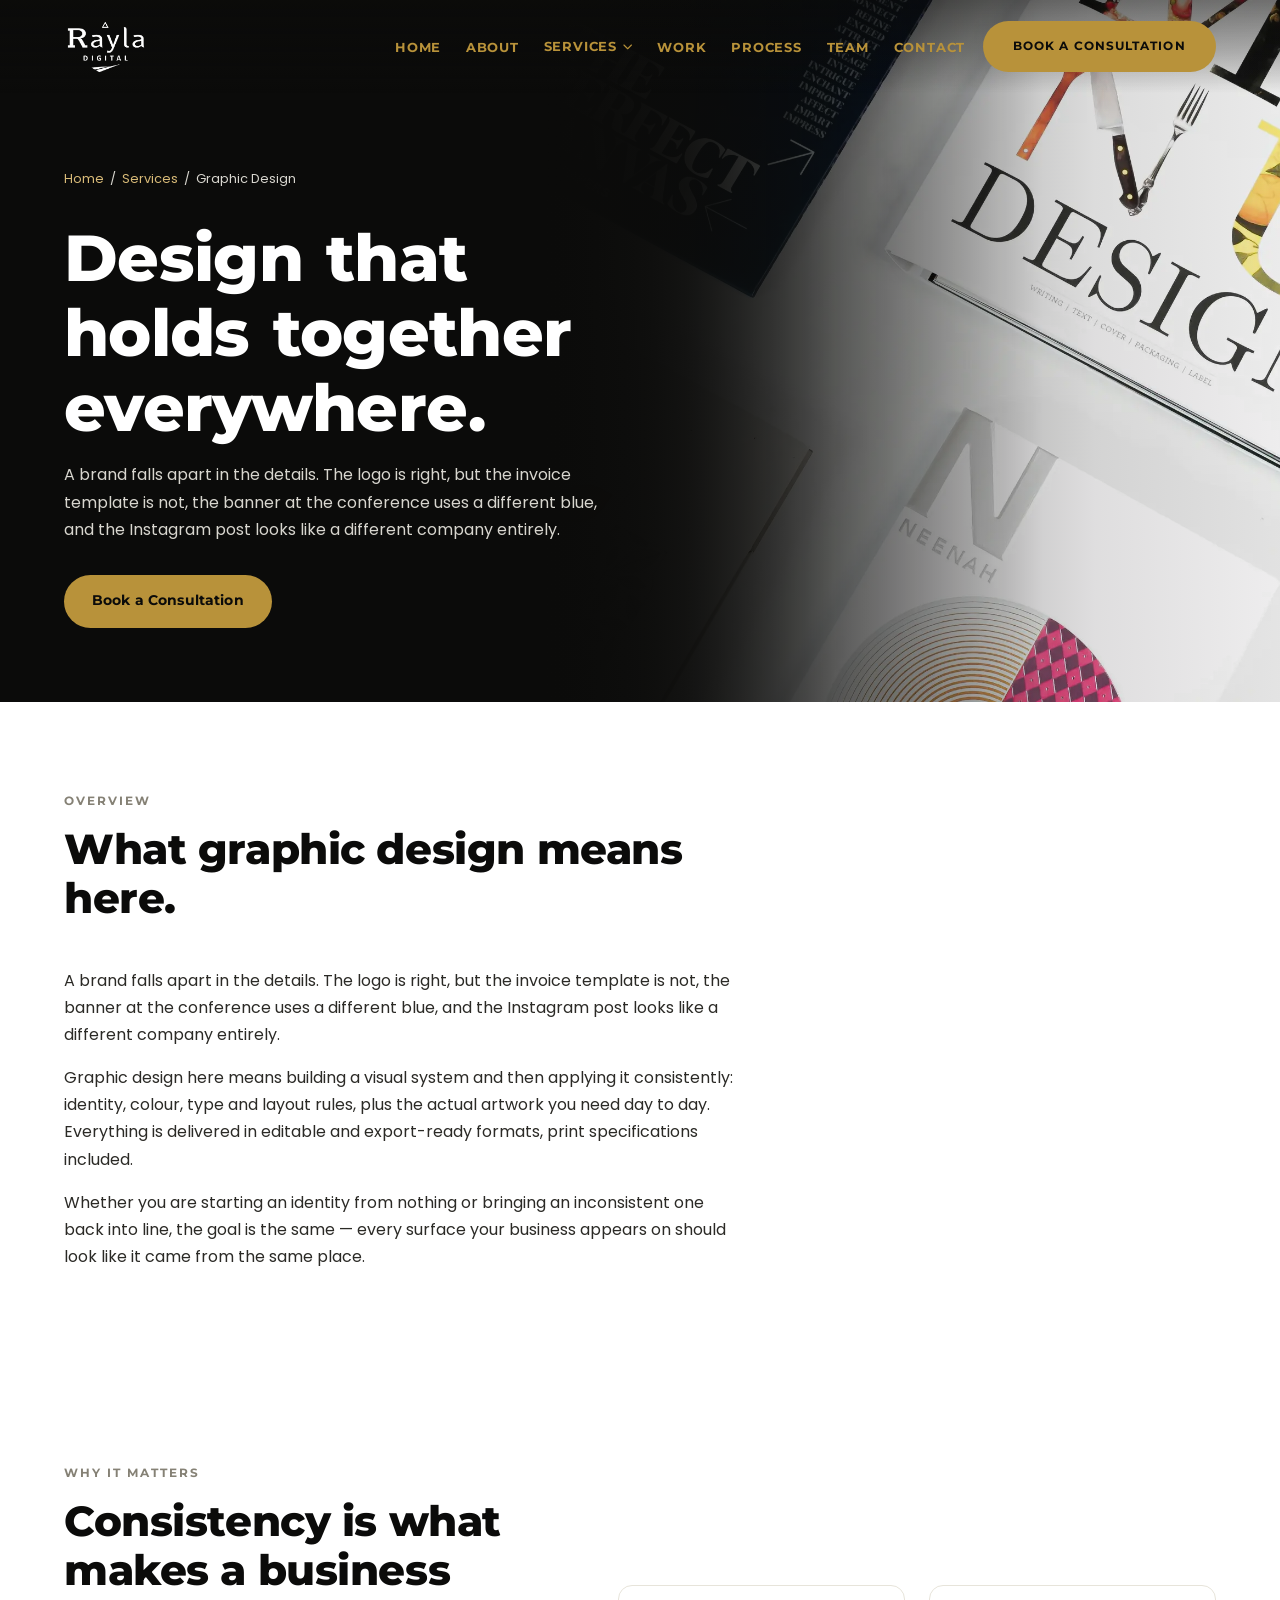
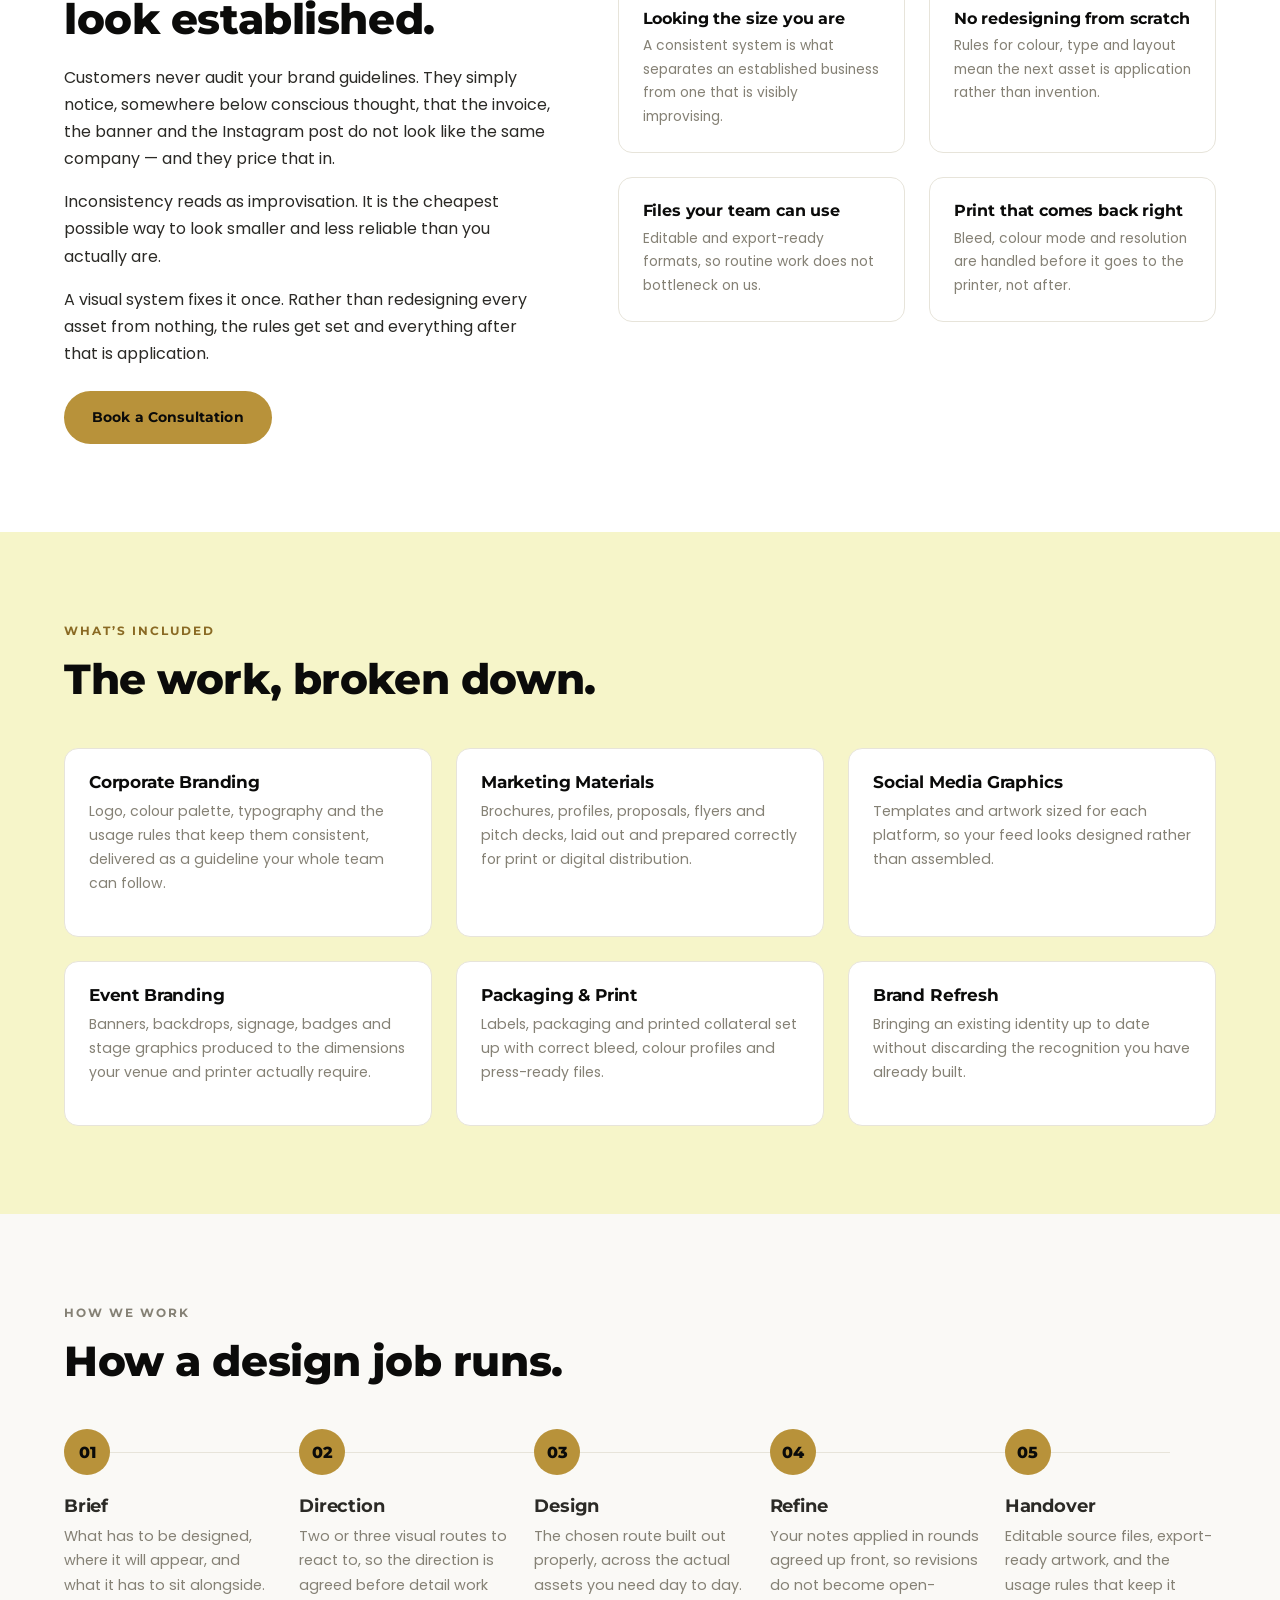
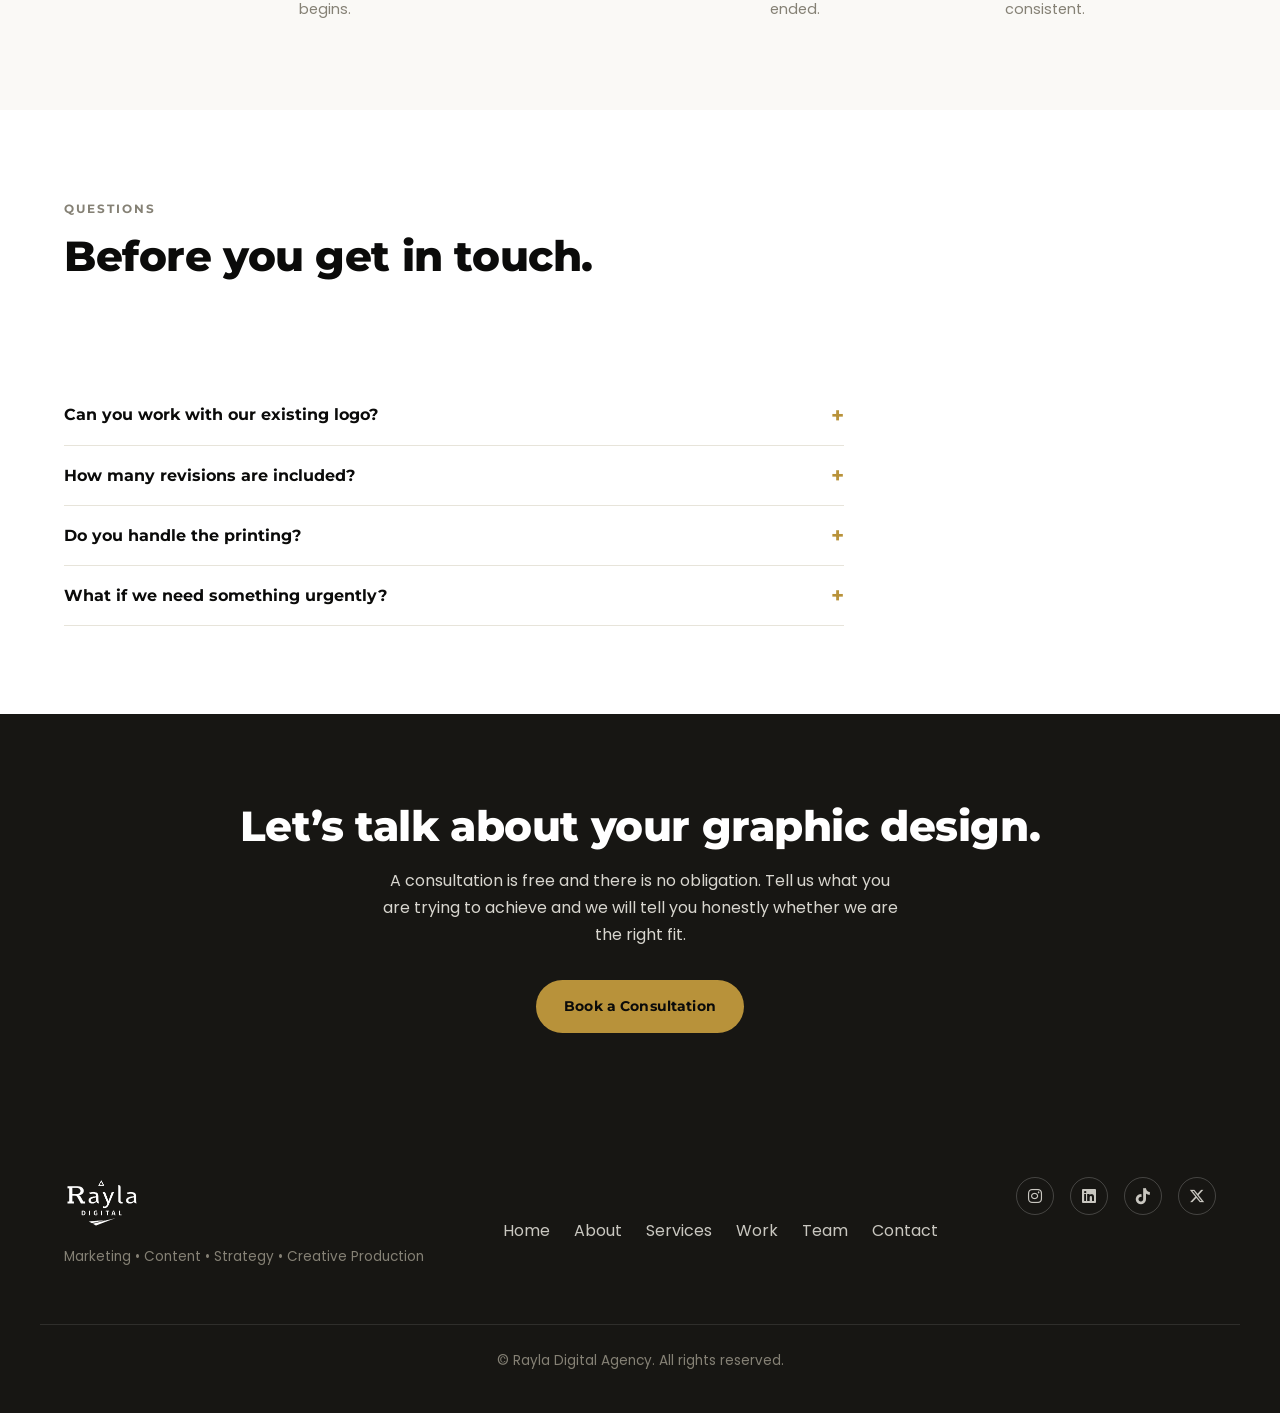
<file: pages/graphic-design.html>
<!DOCTYPE html>
<html lang="en">
<head>
<meta charset="UTF-8">
<meta name="viewport" content="width=device-width, initial-scale=1.0">
<title>Graphic Design Services in Kampala | Rayla Digital Agency</title>
<meta name="description" content="Corporate branding, marketing materials, social media graphics and event branding designed by Rayla Digital Agency, Kampala.">
<link rel="canonical" href="https://www.rayladigitalagency.com/pages/graphic-design">

<!-- Open Graph -->
<meta property="og:type" content="website">
<meta property="og:site_name" content="Rayla Digital Agency">
<meta property="og:title" content="Graphic Design Services in Kampala | Rayla Digital Agency">
<meta property="og:description" content="Corporate branding, marketing materials, social media graphics and event branding designed by Rayla Digital Agency, Kampala.">
<meta property="og:url" content="https://www.rayladigitalagency.com/pages/graphic-design">
<meta property="og:image" content="https://www.rayladigitalagency.com/assests/images/og-cover.png">
<meta property="og:image:width" content="1200">
<meta property="og:image:height" content="630">
<meta property="og:locale" content="en_UG">

<!-- Twitter -->
<meta name="twitter:card" content="summary_large_image">
<meta name="twitter:title" content="Graphic Design Services in Kampala | Rayla Digital Agency">
<meta name="twitter:description" content="Corporate branding, marketing materials, social media graphics and event branding designed by Rayla Digital Agency, Kampala.">
<meta name="twitter:image" content="https://www.rayladigitalagency.com/assests/images/og-cover.png">

<!-- Favicons. Deliberately relative, not root-absolute: an href of
     "/favicon.ico" resolves against the filesystem root when the page is opened
     straight off disk with file://, which is how this site gets previewed, so
     the icon silently never loaded. Relative paths work both ways.
     The .svg is what modern browsers actually use - it carries its own
     prefers-color-scheme rule and inverts to white, so the black disc does not
     disappear into a dark tab bar. The .ico is the fallback for everything
     else, and holds 16/32/48 in the one file. -->
<link rel="icon" href="../favicon.ico" sizes="32x32">
<link rel="icon" href="../favicon.svg" type="image/svg+xml">
<link rel="apple-touch-icon" sizes="180x180" href="../apple-touch-icon.png">
<link rel="manifest" href="../site.webmanifest">
<meta name="theme-color" content="#0b0b0a">

<script type="application/ld+json">
{
  "@context": "https://schema.org",
  "@type": "Service",
  "name": "Graphic Design",
  "description": "Corporate branding, marketing materials, social media graphics and event branding designed by Rayla Digital Agency, Kampala.",
  "url": "https://www.rayladigitalagency.com/pages/graphic-design",
  "areaServed": { "@type": "Country", "name": "Uganda" },
  "serviceType": "Graphic Design",
  "provider": {
    "@type": "AdvertisingAgency",
    "@id": "https://www.rayladigitalagency.com/#organization",
    "name": "Rayla Digital Agency",
    "url": "https://www.rayladigitalagency.com/"
  }
}
</script>

<link rel="preconnect" href="https://fonts.googleapis.com">
<link rel="preconnect" href="https://fonts.gstatic.com" crossorigin>
<link href="https://fonts.googleapis.com/css2?family=Montserrat:wght@700;800&family=Poppins:wght@400;500;600&display=swap" rel="stylesheet">
<link rel="stylesheet" href="https://cdnjs.cloudflare.com/ajax/libs/font-awesome/6.5.1/css/all.min.css">
<link rel="stylesheet" href="../css/style.css">
</head>
<body>

<a href="#main" class="skip-link">Skip to content</a>

<!-- ============================= HEADER / NAV ============================= -->
<header class="site-header over-hero" id="top">
  <div class="container header-inner">
    <a href="../" class="logo"><img src="../assests/images/RAYLALOGO2.png" alt="Rayla Digital Agency"></a>
    <input type="checkbox" id="nav-toggle" class="nav-toggle">
    <label for="nav-toggle" class="nav-toggle-label" aria-label="Toggle menu">
      <span></span>
    </label>

    <nav class="main-nav">
      <ul>
        <li><a href="../#home">Home</a></li>
        <li><a href="../#about">About</a></li>
        <!-- Services opens a mega-menu: the keyword lists that used to sit
             inside the service cards live here now, so the detail is
             navigable instead of decorative. Opening is pure CSS (hover +
             :focus-within on desktop, the #mega-toggle checkbox on mobile),
             matching the #nav-toggle pattern - JS only resets it. -->
        <li class="has-mega">
          <input type="checkbox" id="mega-toggle" class="mega-toggle">
          <a href="../#services" class="mega-trigger">Services</a>
          <label for="mega-toggle" class="mega-toggle-label" aria-label="Toggle services menu">
            <i class="fa-solid fa-chevron-down"></i>
          </label>
          <div class="mega-panel">
            <div class="container mega-grid">
          <!-- Mobile only (.mega-all is display:none above 1024px). In the drawer
               the row above is the accordion toggle, so the overview page needs
               its own way in. -->
          <a href="../#services" class="mega-all"><i class="fa-solid fa-chevron-right"></i> All Services</a>
          <div class="mega-col">
            <input type="checkbox" id="mega-col-content" class="mega-col-toggle">
            <label for="mega-col-content" class="mega-col-head"><span class="mega-col-icon"><svg xmlns="http://www.w3.org/2000/svg" width="20" height="20" viewBox="0 0 24 24" fill="none" stroke="currentColor" stroke-width="1.5" stroke-linecap="round" stroke-linejoin="round"><path d="m16 13 5.223 3.482a.5.5 0 0 0 .777-.416V7.87a.5.5 0 0 0-.752-.432L16 10.5"/><rect x="2" y="6" width="14" height="12" rx="2"/></svg></span> Content &amp; Production<i class="fa-solid fa-chevron-down mega-col-caret"></i></label>
            <ul>
              <li><a href="digital-content-production#product-videos"><i class="fa-solid fa-chevron-right"></i> Product Videos</a></li>
              <li><a href="digital-content-production#photography"><i class="fa-solid fa-chevron-right"></i> Photography</a></li>
              <li><a href="digital-content-production#commercials"><i class="fa-solid fa-chevron-right"></i> Commercials</a></li>
              <li><a href="digital-content-production#brand-films"><i class="fa-solid fa-chevron-right"></i> Brand Films</a></li>
              <li><a href="content-strategy#content-planning"><i class="fa-solid fa-chevron-right"></i> Content Planning</a></li>
              <li><a href="content-strategy#campaign-strategy"><i class="fa-solid fa-chevron-right"></i> Campaign Strategy</a></li>
              <li><a href="content-strategy#audience-research"><i class="fa-solid fa-chevron-right"></i> Audience Research</a></li>
            </ul>
          </div>
          <div class="mega-col">
            <input type="checkbox" id="mega-col-brand" class="mega-col-toggle">
            <label for="mega-col-brand" class="mega-col-head"><span class="mega-col-icon"><svg xmlns="http://www.w3.org/2000/svg" width="20" height="20" viewBox="0 0 24 24" fill="none" stroke="currentColor" stroke-width="1.5" stroke-linecap="round" stroke-linejoin="round"><path d="M11 7 6 2"/><path d="M18.992 12H2.041"/><path d="M21.145 18.38A3.34 3.34 0 0 1 20 16.5a3.3 3.3 0 0 1-1.145 1.88c-.575.46-.855 1.02-.855 1.595A2 2 0 0 0 20 22a2 2 0 0 0 2-2.025c0-.58-.285-1.13-.855-1.595"/><path d="m8.5 4.5 2.148-2.148a1.205 1.205 0 0 1 1.704 0l7.296 7.296a1.205 1.205 0 0 1 0 1.704l-7.592 7.592a3.615 3.615 0 0 1-5.112 0l-3.888-3.888a3.615 3.615 0 0 1 0-5.112L5.67 7.33"/></svg></span> Brand &amp; Design<i class="fa-solid fa-chevron-down mega-col-caret"></i></label>
            <ul>
              <li><a href="#corporate-branding"><i class="fa-solid fa-chevron-right"></i> Corporate Branding</a></li>
              <li><a href="#marketing-materials"><i class="fa-solid fa-chevron-right"></i> Marketing Materials</a></li>
              <li><a href="#social-graphics"><i class="fa-solid fa-chevron-right"></i> Social Media Graphics</a></li>
              <li><a href="#event-branding"><i class="fa-solid fa-chevron-right"></i> Event Branding</a></li>
              <li><a href="brand-consulting#brand-positioning"><i class="fa-solid fa-chevron-right"></i> Brand Positioning</a></li>
              <li><a href="brand-consulting#business-strategy"><i class="fa-solid fa-chevron-right"></i> Business Strategy</a></li>
              <li><a href="brand-consulting#marketing-consultation"><i class="fa-solid fa-chevron-right"></i> Marketing Consultation</a></li>
            </ul>
          </div>
          <div class="mega-col">
            <input type="checkbox" id="mega-col-growth" class="mega-col-toggle">
            <label for="mega-col-growth" class="mega-col-head"><span class="mega-col-icon"><svg xmlns="http://www.w3.org/2000/svg" width="20" height="20" viewBox="0 0 24 24" fill="none" stroke="currentColor" stroke-width="1.5" stroke-linecap="round" stroke-linejoin="round"><path d="M12 16v5"/><path d="M16 14.639V21"/><path d="M20 10.656V21"/><path d="m22 3-8.646 8.646a.5.5 0 0 1-.708 0L9.354 8.354a.5.5 0 0 0-.707 0L2 15"/><path d="M4 18.463V21"/><path d="M8 14.656V21"/></svg></span> Growth &amp; Marketing<i class="fa-solid fa-chevron-down mega-col-caret"></i></label>
            <ul>
              <li><a href="digital-marketing#seo"><i class="fa-solid fa-chevron-right"></i> SEO</a></li>
              <li><a href="digital-marketing#google-ads"><i class="fa-solid fa-chevron-right"></i> Google Ads</a></li>
              <li><a href="digital-marketing#meta-ads"><i class="fa-solid fa-chevron-right"></i> Meta Ads</a></li>
              <li><a href="digital-marketing#email-marketing"><i class="fa-solid fa-chevron-right"></i> Email Marketing</a></li>
              <li><a href="digital-marketing#analytics"><i class="fa-solid fa-chevron-right"></i> Analytics</a></li>
              <li><a href="social-media-management#platforms"><i class="fa-solid fa-chevron-right"></i> Social Media Management</a></li>
              <li><a href="social-media-management#brand-management"><i class="fa-solid fa-chevron-right"></i> Brand Management</a></li>
            </ul>
          </div>
            </div>
          </div>
        </li>
        <li><a href="work">Work</a></li>
        <li><a href="../#process">Process</a></li>
        <li><a href="../#team">Team</a></li>
        <li><a href="../#contact">Contact</a></li>
      </ul>
      <button type="button" class="btn btn-gold btn-sm nav-cta" data-open-modal="discovery-modal">Book a Consultation</button>
    </nav>
  </div>
</header>

<main id="main">

<!-- ============================= SERVICE HERO ============================= -->
<!-- The homepage's split hero, reused: the copy holds a black column and the
     photo runs full-bleed off the right edge, dissolving into the black rather
     than butting against it. Everything structural comes from .svc-hero-split
     and the shared .hero-* layer classes in style.css - this page only supplies
     its own picture. The header carries .over-hero for the same reason it does
     on the homepage: a solid bar would draw a line across the photo. -->
<section class="svc-hero svc-hero-split">
  <!-- Decorative: the h1 carries the meaning, so the layer is aria-hidden
       with an empty alt. Printed brand collateral laid out flat - the subject
       of this page, shown rather than described. The focal point sits right
       of centre because the panel's left edge is where the picture dissolves
       into the black. -->
  <div class="hero-media" style="--hero-focus: 55% 50%" aria-hidden="true">
    <img src="../assests/images/hero-graphic-design.webp" alt="" class="hero-media-img">
    <div class="hero-media-overlay"></div>
  </div>

  <div class="hero-layout">
    <div class="hero-inner">
      <p class="svc-crumb"><a href="../">Home</a> &nbsp;/&nbsp; <a href="../#services">Services</a> &nbsp;/&nbsp; Graphic Design</p>
      <h1>Design that holds together everywhere.</h1>
      <p>A brand falls apart in the details. The logo is right, but the invoice template is not, the banner at the conference uses a different blue, and the Instagram post looks like a different company entirely.</p>
      <button type="button" class="btn btn-gold" data-open-modal="discovery-modal">Book a Consultation</button>
    </div>
  </div>
</section>

<!-- ============================= OVERVIEW ============================= -->
<section class="section">
  <div class="container">
    <div class="section-head">
      <p class="eyebrow">Overview</p>
      <h2>What graphic design means here.</h2>
    </div>
    <div class="svc-overview">
        <p>A brand falls apart in the details. The logo is right, but the invoice template is not, the banner at the conference uses a different blue, and the Instagram post looks like a different company entirely.</p>
        <p>Graphic design here means building a visual system and then applying it consistently: identity, colour, type and layout rules, plus the actual artwork you need day to day. Everything is delivered in editable and export-ready formats, print specifications included.</p>
        <p>Whether you are starting an identity from nothing or bringing an inconsistent one back into line, the goal is the same &mdash; every surface your business appears on should look like it came from the same place.</p>
    </div>
  </div>
</section>

<!-- ============================= WHY IT MATTERS ============================= -->
<!-- The argument for the service, with the business outcomes beside it. The
     two-column shell is the homepage's .why-rayla-layout, shared by selector
     rather than copied, so the two cannot drift apart. -->
<section class="section" id="why">
  <div class="container">
    <div class="svc-why-layout">
      <div class="svc-why-content">
        <p class="eyebrow">Why It Matters</p>
        <h2>Consistency is what makes a business look established.</h2>
        <p>Customers never audit your brand guidelines. They simply notice, somewhere below conscious thought, that the invoice, the banner and the Instagram post do not look like the same company &mdash; and they price that in.</p>
        <p>Inconsistency reads as improvisation. It is the cheapest possible way to look smaller and less reliable than you actually are.</p>
        <p>A visual system fixes it once. Rather than redesigning every asset from nothing, the rules get set and everything after that is application.</p>
        <button type="button" class="btn btn-gold" data-open-modal="discovery-modal">Book a Consultation</button>
      </div>
      <div class="svc-benefit-grid">
        <article class="svc-benefit">
          <h3>Looking the size you are</h3>
          <p>A consistent system is what separates an established business from one that is visibly improvising.</p>
        </article>
        <article class="svc-benefit">
          <h3>No redesigning from scratch</h3>
          <p>Rules for colour, type and layout mean the next asset is application rather than invention.</p>
        </article>
        <article class="svc-benefit">
          <h3>Files your team can use</h3>
          <p>Editable and export-ready formats, so routine work does not bottleneck on us.</p>
        </article>
        <article class="svc-benefit">
          <h3>Print that comes back right</h3>
          <p>Bleed, colour mode and resolution are handled before it goes to the printer, not after.</p>
        </article>
      </div>
    </div>
  </div>
</section>

<!-- ============================= WHAT'S INCLUDED ============================= -->
<!-- Each card carries the id the header mega-menu links land on -->
<section class="section svc-band" id="included">
  <div class="container">
    <div class="section-head">
      <p class="eyebrow">What&rsquo;s Included</p>
      <h2>The work, broken down.</h2>
    </div>
    <div class="svc-include-grid">
        <article class="svc-include" id="corporate-branding">
          <h3>Corporate Branding</h3>
          <p>Logo, colour palette, typography and the usage rules that keep them consistent, delivered as a guideline your whole team can follow.</p>
        </article>
        <article class="svc-include" id="marketing-materials">
          <h3>Marketing Materials</h3>
          <p>Brochures, profiles, proposals, flyers and pitch decks, laid out and prepared correctly for print or digital distribution.</p>
        </article>
        <article class="svc-include" id="social-graphics">
          <h3>Social Media Graphics</h3>
          <p>Templates and artwork sized for each platform, so your feed looks designed rather than assembled.</p>
        </article>
        <article class="svc-include" id="event-branding">
          <h3>Event Branding</h3>
          <p>Banners, backdrops, signage, badges and stage graphics produced to the dimensions your venue and printer actually require.</p>
        </article>
        <article class="svc-include" id="packaging">
          <h3>Packaging &amp; Print</h3>
          <p>Labels, packaging and printed collateral set up with correct bleed, colour profiles and press-ready files.</p>
        </article>
        <article class="svc-include" id="brand-refresh">
          <h3>Brand Refresh</h3>
          <p>Bringing an existing identity up to date without discarding the recognition you have already built.</p>
        </article>
    </div>
  </div>
</section>

<!-- ============================= HOW WE WORK ============================= -->
<!-- Numbered because this genuinely is a sequence, the same reasoning the
     homepage track carries. It is the same component too - only the ground is
     inverted, via .svc-process in style.css. id is "approach", not "process":
     the nav already points at ../index.html#process and one name for two
     things invites a wrong link later. -->
<section class="section svc-process" id="approach">
  <div class="container">
    <div class="section-head">
      <p class="eyebrow">How We Work</p>
      <h2>How a design job runs.</h2>
    </div>
    <div class="process-track">
      <div class="process-step">
        <span class="step-num">01</span>
        <h3>Brief</h3>
        <p>What has to be designed, where it will appear, and what it has to sit alongside.</p>
      </div>
      <div class="process-step">
        <span class="step-num">02</span>
        <h3>Direction</h3>
        <p>Two or three visual routes to react to, so the direction is agreed before detail work begins.</p>
      </div>
      <div class="process-step">
        <span class="step-num">03</span>
        <h3>Design</h3>
        <p>The chosen route built out properly, across the actual assets you need day to day.</p>
      </div>
      <div class="process-step">
        <span class="step-num">04</span>
        <h3>Refine</h3>
        <p>Your notes applied in rounds agreed up front, so revisions do not become open-ended.</p>
      </div>
      <div class="process-step">
        <span class="step-num">05</span>
        <h3>Handover</h3>
        <p>Editable source files, export-ready artwork, and the usage rules that keep it consistent.</p>
      </div>
    </div>
  </div>
</section>

<!-- ============================= FAQ ============================= -->
<!-- <details>/<summary> so the answers still open with JS disabled -->
<section class="section">
  <div class="container">
    <div class="section-head">
      <p class="eyebrow">Questions</p>
      <h2>Before you get in touch.</h2>
    </div>
    <div class="svc-faq">
      <details class="svc-faq-item">
        <summary>Do we get the source files?</summary>
        <p>Yes. You receive editable working files alongside the exports. The work is yours.</p>
      </details>
      <details class="svc-faq-item">
        <summary>Can you work with our existing logo?</summary>
        <p>Yes. Plenty of projects are about building a proper system around a logo that already exists rather than replacing it.</p>
      </details>
      <details class="svc-faq-item">
        <summary>How many revisions are included?</summary>
        <p>A defined number, agreed in the brief. In practice, a clear brief and an early review round matter far more than an unlimited revision count.</p>
      </details>
      <details class="svc-faq-item">
        <summary>Do you handle the printing?</summary>
        <p>We prepare press-ready files and can coordinate with your printer on specifications. Printing itself is quoted separately.</p>
      </details>
      <details class="svc-faq-item">
        <summary>What if we need something urgently?</summary>
        <p>Tell us the deadline up front. We will say honestly whether it is achievable rather than accept it and miss it.</p>
      </details>
    </div>
  </div>
</section>

<!-- ============================= CTA ============================= -->
<section class="section svc-cta">
  <div class="container">
    <h2>Let&rsquo;s talk about your graphic design.</h2>
    <p>A consultation is free and there is no obligation. Tell us what you are trying to achieve and we will tell you honestly whether we are the right fit.</p>
    <button type="button" class="btn btn-gold" data-open-modal="discovery-modal">Book a Consultation</button>
  </div>
</section>

</main>

<!-- ============================= FOOTER ============================= -->
<footer class="site-footer">
  <div class="container footer-inner">
    <div class="footer-brand">


      <a href="../" class="logo"><img src="../assests/images/RAYLALOGO2.png" alt="Rayla Digital Agency"></a>
      <!-- <a href="../" class="logo">RAYLA<span class="logo-dot">.</span></a> -->
      <p>Marketing • Content • Strategy • Creative Production</p>
    </div>
    <nav class="footer-nav">
      <a href="../#home">Home</a>
      <a href="../#about">About</a>
      <a href="../#services">Services</a>
      <a href="work">Work</a>
      <a href="../#team">Team</a>
      <a href="../#contact">Contact</a>
    </nav>
    <div class="footer-social">
      <a href="https://www.instagram.com/rayladigitalagency?igsh=MTFhdWYyaHR2aGhkcA%3D%3D&utm_source=qr" aria-label="Instagram"><i class="fa-brands fa-instagram"></i></a>
      <a href="https://www.linkedin.com/company/rayla-digital-agency/" aria-label="LinkedIn"><i class="fa-brands fa-linkedin"></i></a>
      <a href="https://www.tiktok.com/@rayladigitalagency?_r=1&_t=ZS-98IY5EWNCbc" aria-label="TikTok"><i class="fa-brands fa-tiktok"></i></a>
      <a href="https://x.com/rayladigital?s=11" aria-label="X (Twitter)"><i class="fa-brands fa-x-twitter"></i></a>
    </div>
  </div>
  <div class="footer-bottom">
    <p>&copy; Rayla Digital Agency. All rights reserved.</p>
  </div>
</footer>

<!-- ============================= DISCOVERY CALL MODAL ============================= -->
  <div class="modal-backdrop" id="discovery-modal-backdrop"></div>
<dialog class="modal modal-split" id="discovery-modal" aria-modal="true" aria-labelledby="discovery-modal-title">
  <button type="button" class="modal-close" data-close-modal aria-label="Close">
    <i class="fa-solid fa-xmark"></i>
  </button>

  <!-- Two panels, not one column: the dark side answers "who am I writing to"
       (the same phone, email and city the contact section gives) while the gold
       side is nothing but the fields. Splitting them means the form itself never
       has to carry explanatory copy between its inputs. -->
  <div class="modal-step modal-step-split" data-step="form">

    <aside class="modal-aside">
      <p class="modal-pill"><i class="fa-solid fa-comment-dots"></i>Free consultation</p>
      <h2 id="discovery-modal-title">Let's talk about your brand.</h2>
      <p class="modal-intro">A free, no-obligation conversation about your business, your goals, and whether we are the right fit. Tell us a little about you and we will find a time that works.</p>
      <ul class="modal-contact">
        <li><span class="modal-contact-icon"><i class="fa-solid fa-phone"></i></span><a href="tel:+256764065441">+256 764 065 441</a></li>
        <li><span class="modal-contact-icon"><i class="fa-solid fa-envelope"></i></span><a href="mailto:hello@rayladigitalagency.com">hello@rayladigitalagency.com</a></li>
        <li><span class="modal-contact-icon"><i class="fa-solid fa-location-dot"></i></span><span>Kampala, Uganda</span></li>
      </ul>
    </aside>

    <form class="modal-form" id="discovery-form" novalidate>
      <!-- Web3Forms account key. Nothing sends without it. -->
      <input type="hidden" name="access_key" value="26ca4a72-a43f-49b0-ba21-72f5a32b774d">
      <!-- Filled in by script.js right before sending, so the agency's
           inbox shows "New website inquiry from <name>" -->
      <input type="hidden" name="subject" id="dc-subject" value="New website inquiry">

      <!-- Honeypot: real visitors never see or fill this in; bots
           that auto-fill every field on a page usually do. -->
      <input type="checkbox" name="botcheck" class="hidden-field" tabindex="-1" autocomplete="off">

      <div class="form-row">
        <label for="dc-name">Full name *</label>
        <input type="text" id="dc-name" name="name" autocomplete="name" placeholder="Your name">
        <span class="field-error" data-error-for="dc-name"></span>
      </div>
      <div class="form-row">
        <label for="dc-email">Email address *</label>
        <input type="email" id="dc-email" name="email" autocomplete="email" placeholder="you@company.com">
        <span class="field-error" data-error-for="dc-email"></span>
      </div>
      <div class="form-row-pair">
        <div class="form-row">
          <label for="dc-phone">Phone number *</label>
          <input type="tel" id="dc-phone" name="phone" autocomplete="tel" placeholder="+256 700 000 000">
          <span class="field-error" data-error-for="dc-phone"></span>
        </div>
        <div class="form-row">
          <label for="dc-company">Company <span class="optional-tag">(optional)</span></label>
          <input type="text" id="dc-company" name="company" autocomplete="organization" placeholder="Company name">
        </div>
      </div>
      <div class="form-row">
        <label for="dc-service">What do you need help with?</label>
        <div class="select-wrap">
          <select id="dc-service" name="service">
            <option value="Not sure yet">Not sure yet — let's talk it through</option>
            <option>Digital content production</option>
            <option>Social media management</option>
            <option>Content strategy</option>
            <option>Graphic design</option>
            <option>Brand consulting</option>
            <option>Digital marketing</option>
          </select>
          <i class="fa-solid fa-chevron-down" aria-hidden="true"></i>
        </div>
      </div>
      <div class="form-row">
        <label for="dc-details">Tell us about your project *</label>
        <textarea id="dc-details" name="details" rows="4" placeholder="What are you working on, and what would a good outcome look like?"></textarea>
        <span class="field-error" data-error-for="dc-details"></span>
      </div>

      <!-- Verification. Two problems drove this shape. hCaptcha's normal
           checkbox widget anchors its image challenge to wherever the widget
           sits, so at the foot of a tall form the challenge opened half off the
           bottom-right of the screen. And the widget's own chrome is a fixed
           303px light-grey box that never belonged on the gold. Invisible mode
           fixes both: hCaptcha draws the challenge as its own centred overlay,
           and the prompt below is ours, so it matches the panel. The token still
           lands in the same h-captcha-response field Web3Forms verifies. -->
      <div class="form-verify" id="dc-verify" data-state="idle">
        <button type="button" class="verify-check" id="dc-verify-btn" aria-describedby="dc-verify-note">
          <span class="verify-box"><i class="fa-solid fa-check" aria-hidden="true"></i></span>
          <span class="verify-text" id="dc-verify-label">I'm not a robot</span>
          <span class="verify-mark"><i class="fa-solid fa-shield-halved" aria-hidden="true"></i></span>
        </button>
        <p class="verify-note" id="dc-verify-note">One quick check before this sends.</p>
        <div class="h-captcha"
             data-captcha="true"
             data-size="invisible"
             data-callback="raylaCaptchaVerified"
             data-expired-callback="raylaCaptchaExpired"
             data-chalexpired-callback="raylaCaptchaExpired"
             data-error-callback="raylaCaptchaError"
             data-open-callback="raylaCaptchaOpened"
             data-close-callback="raylaCaptchaClosed"></div>
      </div>

      <p class="form-error" id="dc-form-error" hidden></p>

      <button type="submit" class="btn btn-submit full-width">
        <span class="btn-submit-icon"><i class="fa-solid fa-paper-plane"></i></span>
        <span class="btn-submit-label">Book my consultation</span>
      </button>
    </form>
  </div>

  <div class="modal-step" data-step="success" hidden>
    <div class="modal-success-icon"><i class="fa-solid fa-circle-check"></i></div>
    <h2>Thank you, <span id="dc-success-name">there</span>!</h2>
    <p>Someone from Rayla Digital Agency will contact you within one business day to schedule your discovery call.</p>
    <button type="button" class="btn btn-outline-dark" data-close-modal>Close</button>
  </div>
</dialog>

<script src="../js/script.js"></script>
<script src="https://web3forms.com/client/script.js" async defer></script>
</body>
</html>
</file>
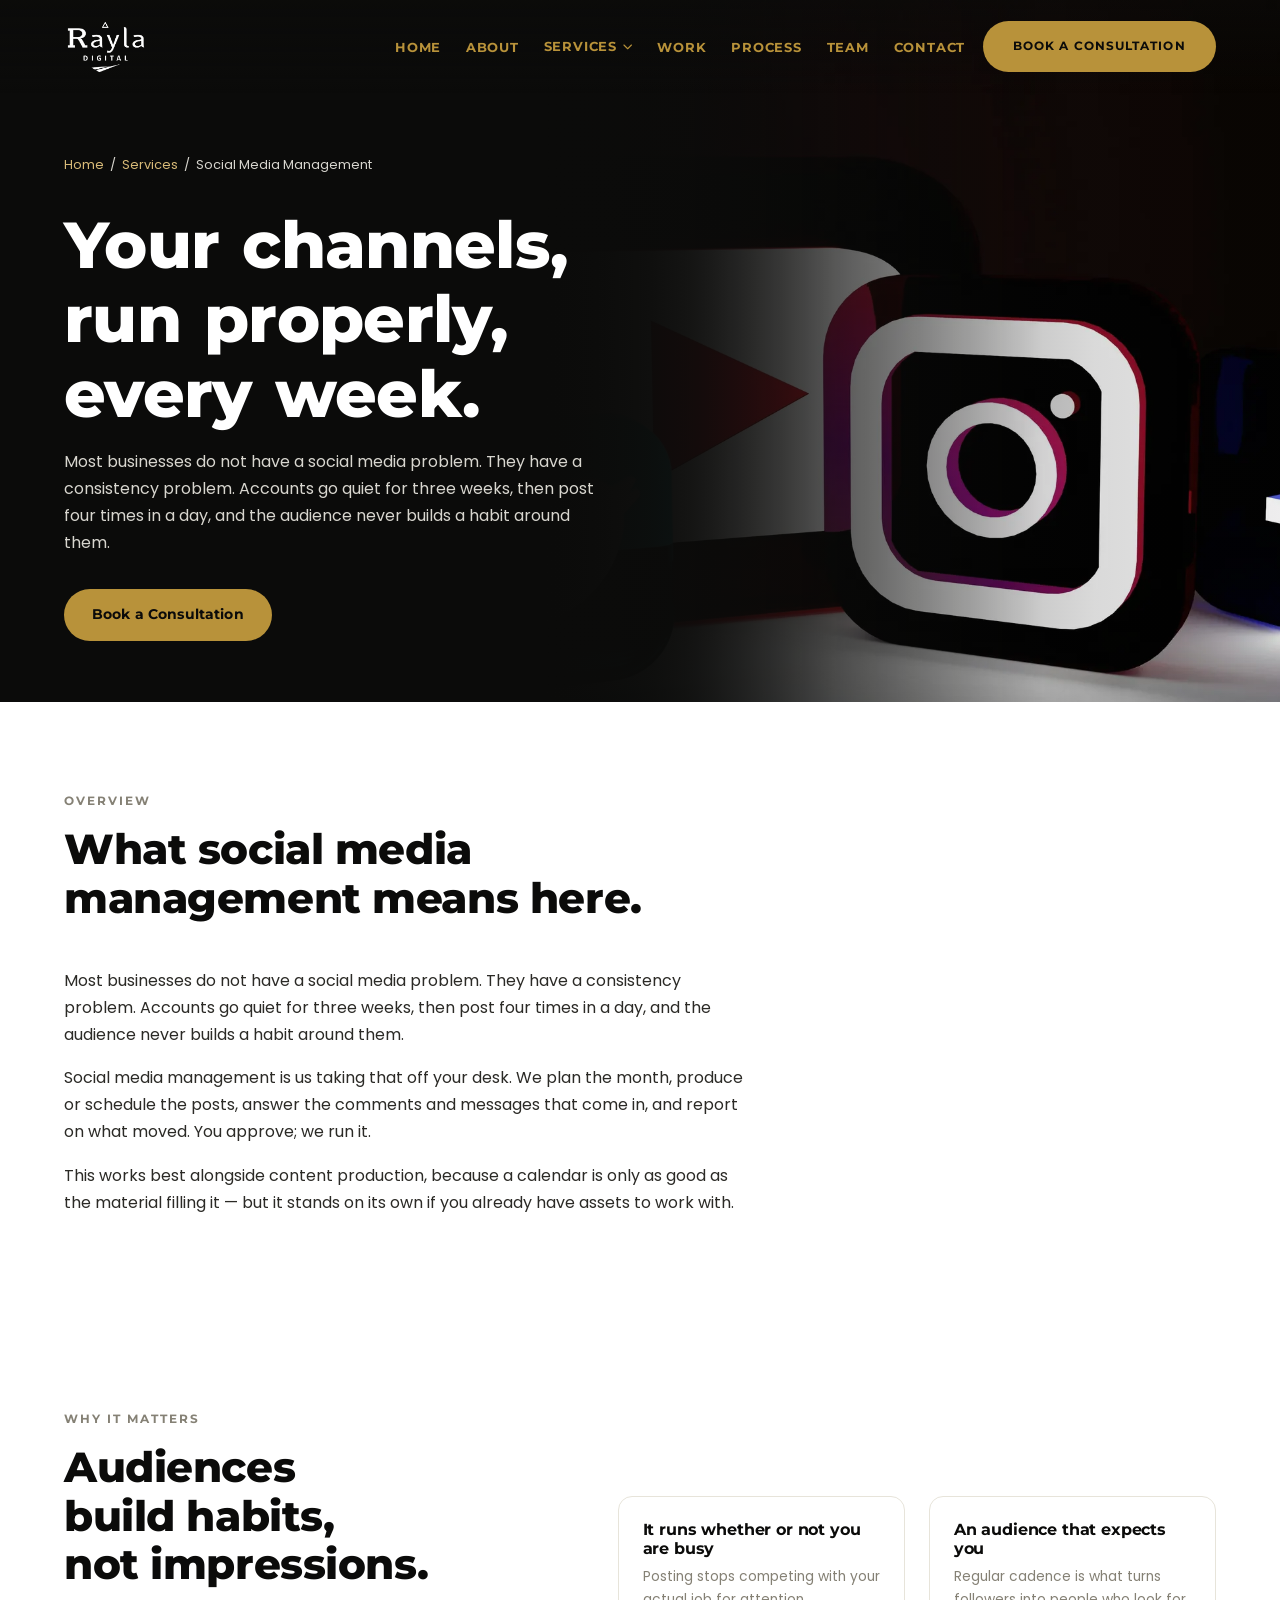
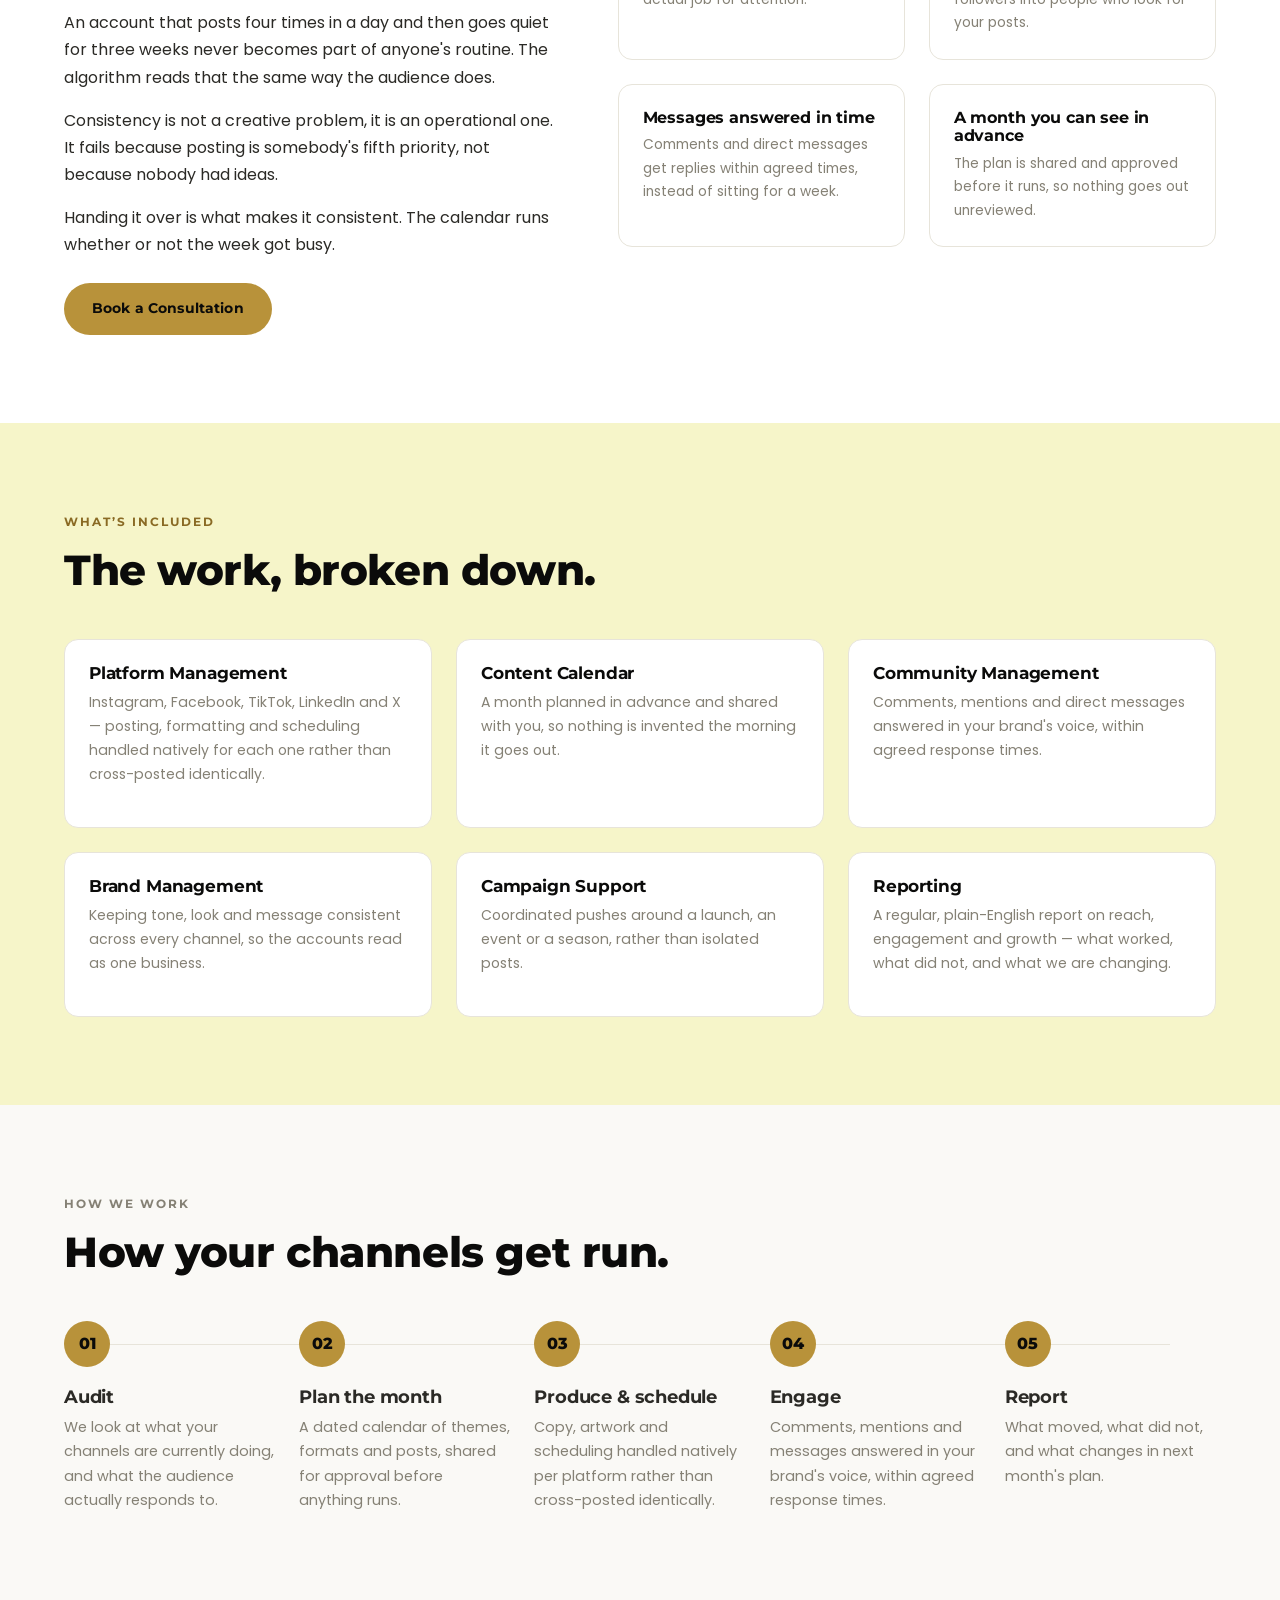
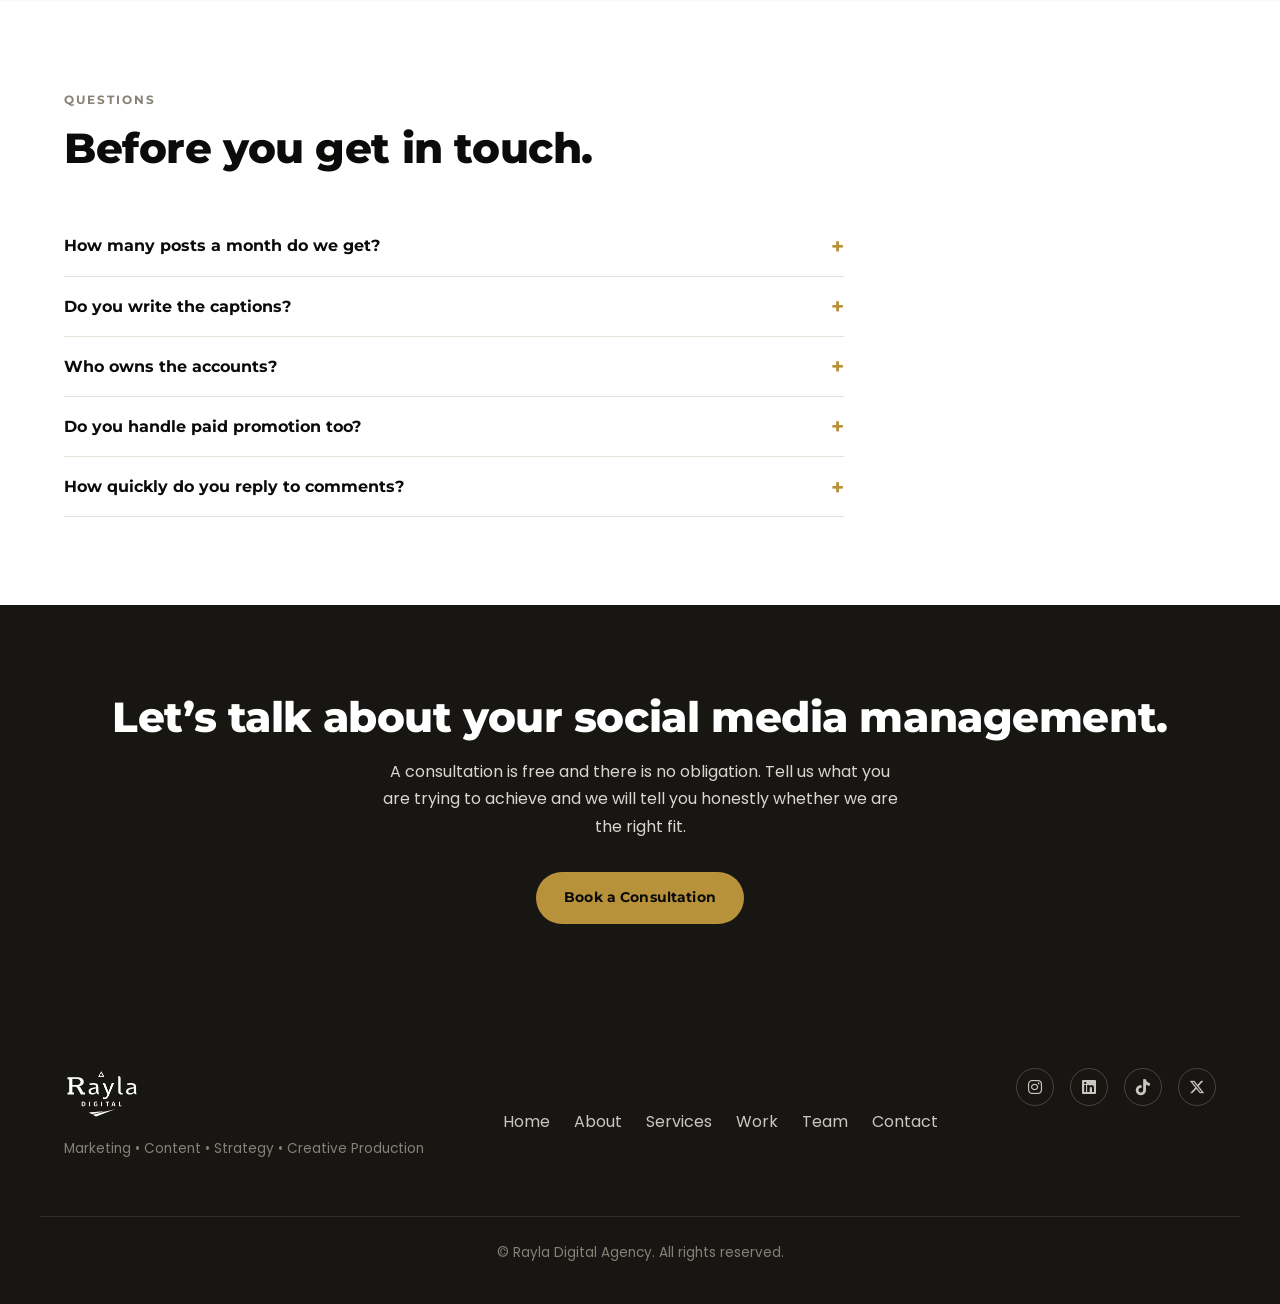
<file: pages/social-media-management.html>
<!DOCTYPE html>
<html lang="en">
<head>
<meta charset="UTF-8">
<meta name="viewport" content="width=device-width, initial-scale=1.0">
<title>Social Media Management in Kampala | Rayla Digital Agency</title>
<meta name="description" content="Day-to-day social media management across Instagram, Facebook, TikTok, LinkedIn and X, handled by Rayla Digital Agency.">
<link rel="canonical" href="https://www.rayladigitalagency.com/pages/social-media-management">

<!-- Open Graph -->
<meta property="og:type" content="website">
<meta property="og:site_name" content="Rayla Digital Agency">
<meta property="og:title" content="Social Media Management in Kampala | Rayla Digital Agency">
<meta property="og:description" content="Day-to-day social media management across Instagram, Facebook, TikTok, LinkedIn and X, handled by Rayla Digital Agency.">
<meta property="og:url" content="https://www.rayladigitalagency.com/pages/social-media-management">
<meta property="og:image" content="https://www.rayladigitalagency.com/assests/images/og-cover.png">
<meta property="og:image:width" content="1200">
<meta property="og:image:height" content="630">
<meta property="og:locale" content="en_UG">

<!-- Twitter -->
<meta name="twitter:card" content="summary_large_image">
<meta name="twitter:title" content="Social Media Management in Kampala | Rayla Digital Agency">
<meta name="twitter:description" content="Day-to-day social media management across Instagram, Facebook, TikTok, LinkedIn and X, handled by Rayla Digital Agency.">
<meta name="twitter:image" content="https://www.rayladigitalagency.com/assests/images/og-cover.png">

<!-- Favicons. Deliberately relative, not root-absolute: an href of
     "/favicon.ico" resolves against the filesystem root when the page is opened
     straight off disk with file://, which is how this site gets previewed, so
     the icon silently never loaded. Relative paths work both ways.
     The .svg is what modern browsers actually use - it carries its own
     prefers-color-scheme rule and inverts to white, so the black disc does not
     disappear into a dark tab bar. The .ico is the fallback for everything
     else, and holds 16/32/48 in the one file. -->
<link rel="icon" href="../favicon.ico" sizes="32x32">
<link rel="icon" href="../favicon.svg" type="image/svg+xml">
<link rel="apple-touch-icon" sizes="180x180" href="../apple-touch-icon.png">
<link rel="manifest" href="../site.webmanifest">
<meta name="theme-color" content="#0b0b0a">

<script type="application/ld+json">
{
  "@context": "https://schema.org",
  "@type": "Service",
  "name": "Social Media Management",
  "description": "Day-to-day social media management across Instagram, Facebook, TikTok, LinkedIn and X, handled by Rayla Digital Agency.",
  "url": "https://www.rayladigitalagency.com/pages/social-media-management",
  "areaServed": { "@type": "Country", "name": "Uganda" },
  "serviceType": "Social Media Management",
  "provider": {
    "@type": "AdvertisingAgency",
    "@id": "https://www.rayladigitalagency.com/#organization",
    "name": "Rayla Digital Agency",
    "url": "https://www.rayladigitalagency.com/"
  }
}
</script>

<link rel="preconnect" href="https://fonts.googleapis.com">
<link rel="preconnect" href="https://fonts.gstatic.com" crossorigin>
<link href="https://fonts.googleapis.com/css2?family=Montserrat:wght@700;800&family=Poppins:wght@400;500;600&display=swap" rel="stylesheet">
<link rel="stylesheet" href="https://cdnjs.cloudflare.com/ajax/libs/font-awesome/6.5.1/css/all.min.css">
<link rel="stylesheet" href="../css/style.css">
</head>
<body>

<a href="#main" class="skip-link">Skip to content</a>

<!-- ============================= HEADER / NAV ============================= -->
<header class="site-header over-hero" id="top">
  <div class="container header-inner">
    <a href="../" class="logo"><img src="../assests/images/RAYLALOGO2.png" alt="Rayla Digital Agency"></a>
    <input type="checkbox" id="nav-toggle" class="nav-toggle">
    <label for="nav-toggle" class="nav-toggle-label" aria-label="Toggle menu">
      <span></span>
    </label>

    <nav class="main-nav">
      <ul>
        <li><a href="../#home">Home</a></li>
        <li><a href="../#about">About</a></li>
        <!-- Services opens a mega-menu: the keyword lists that used to sit
             inside the service cards live here now, so the detail is
             navigable instead of decorative. Opening is pure CSS (hover +
             :focus-within on desktop, the #mega-toggle checkbox on mobile),
             matching the #nav-toggle pattern - JS only resets it. -->
        <li class="has-mega">
          <input type="checkbox" id="mega-toggle" class="mega-toggle">
          <a href="../#services" class="mega-trigger">Services</a>
          <label for="mega-toggle" class="mega-toggle-label" aria-label="Toggle services menu">
            <i class="fa-solid fa-chevron-down"></i>
          </label>
          <div class="mega-panel">
            <div class="container mega-grid">
          <!-- Mobile only (.mega-all is display:none above 1024px). In the drawer
               the row above is the accordion toggle, so the overview page needs
               its own way in. -->
          <a href="../#services" class="mega-all"><i class="fa-solid fa-chevron-right"></i> All Services</a>
          <div class="mega-col">
            <input type="checkbox" id="mega-col-content" class="mega-col-toggle">
            <label for="mega-col-content" class="mega-col-head"><span class="mega-col-icon"><svg xmlns="http://www.w3.org/2000/svg" width="20" height="20" viewBox="0 0 24 24" fill="none" stroke="currentColor" stroke-width="1.5" stroke-linecap="round" stroke-linejoin="round"><path d="m16 13 5.223 3.482a.5.5 0 0 0 .777-.416V7.87a.5.5 0 0 0-.752-.432L16 10.5"/><rect x="2" y="6" width="14" height="12" rx="2"/></svg></span> Content &amp; Production<i class="fa-solid fa-chevron-down mega-col-caret"></i></label>
            <ul>
              <li><a href="digital-content-production#product-videos"><i class="fa-solid fa-chevron-right"></i> Product Videos</a></li>
              <li><a href="digital-content-production#photography"><i class="fa-solid fa-chevron-right"></i> Photography</a></li>
              <li><a href="digital-content-production#commercials"><i class="fa-solid fa-chevron-right"></i> Commercials</a></li>
              <li><a href="digital-content-production#brand-films"><i class="fa-solid fa-chevron-right"></i> Brand Films</a></li>
              <li><a href="content-strategy#content-planning"><i class="fa-solid fa-chevron-right"></i> Content Planning</a></li>
              <li><a href="content-strategy#campaign-strategy"><i class="fa-solid fa-chevron-right"></i> Campaign Strategy</a></li>
              <li><a href="content-strategy#audience-research"><i class="fa-solid fa-chevron-right"></i> Audience Research</a></li>
            </ul>
          </div>
          <div class="mega-col">
            <input type="checkbox" id="mega-col-brand" class="mega-col-toggle">
            <label for="mega-col-brand" class="mega-col-head"><span class="mega-col-icon"><svg xmlns="http://www.w3.org/2000/svg" width="20" height="20" viewBox="0 0 24 24" fill="none" stroke="currentColor" stroke-width="1.5" stroke-linecap="round" stroke-linejoin="round"><path d="M11 7 6 2"/><path d="M18.992 12H2.041"/><path d="M21.145 18.38A3.34 3.34 0 0 1 20 16.5a3.3 3.3 0 0 1-1.145 1.88c-.575.46-.855 1.02-.855 1.595A2 2 0 0 0 20 22a2 2 0 0 0 2-2.025c0-.58-.285-1.13-.855-1.595"/><path d="m8.5 4.5 2.148-2.148a1.205 1.205 0 0 1 1.704 0l7.296 7.296a1.205 1.205 0 0 1 0 1.704l-7.592 7.592a3.615 3.615 0 0 1-5.112 0l-3.888-3.888a3.615 3.615 0 0 1 0-5.112L5.67 7.33"/></svg></span> Brand &amp; Design<i class="fa-solid fa-chevron-down mega-col-caret"></i></label>
            <ul>
              <li><a href="graphic-design#corporate-branding"><i class="fa-solid fa-chevron-right"></i> Corporate Branding</a></li>
              <li><a href="graphic-design#marketing-materials"><i class="fa-solid fa-chevron-right"></i> Marketing Materials</a></li>
              <li><a href="graphic-design#social-graphics"><i class="fa-solid fa-chevron-right"></i> Social Media Graphics</a></li>
              <li><a href="graphic-design#event-branding"><i class="fa-solid fa-chevron-right"></i> Event Branding</a></li>
              <li><a href="brand-consulting#brand-positioning"><i class="fa-solid fa-chevron-right"></i> Brand Positioning</a></li>
              <li><a href="brand-consulting#business-strategy"><i class="fa-solid fa-chevron-right"></i> Business Strategy</a></li>
              <li><a href="brand-consulting#marketing-consultation"><i class="fa-solid fa-chevron-right"></i> Marketing Consultation</a></li>
            </ul>
          </div>
          <div class="mega-col">
            <input type="checkbox" id="mega-col-growth" class="mega-col-toggle">
            <label for="mega-col-growth" class="mega-col-head"><span class="mega-col-icon"><svg xmlns="http://www.w3.org/2000/svg" width="20" height="20" viewBox="0 0 24 24" fill="none" stroke="currentColor" stroke-width="1.5" stroke-linecap="round" stroke-linejoin="round"><path d="M12 16v5"/><path d="M16 14.639V21"/><path d="M20 10.656V21"/><path d="m22 3-8.646 8.646a.5.5 0 0 1-.708 0L9.354 8.354a.5.5 0 0 0-.707 0L2 15"/><path d="M4 18.463V21"/><path d="M8 14.656V21"/></svg></span> Growth &amp; Marketing<i class="fa-solid fa-chevron-down mega-col-caret"></i></label>
            <ul>
              <li><a href="digital-marketing#seo"><i class="fa-solid fa-chevron-right"></i> SEO</a></li>
              <li><a href="digital-marketing#google-ads"><i class="fa-solid fa-chevron-right"></i> Google Ads</a></li>
              <li><a href="digital-marketing#meta-ads"><i class="fa-solid fa-chevron-right"></i> Meta Ads</a></li>
              <li><a href="digital-marketing#email-marketing"><i class="fa-solid fa-chevron-right"></i> Email Marketing</a></li>
              <li><a href="digital-marketing#analytics"><i class="fa-solid fa-chevron-right"></i> Analytics</a></li>
              <li><a href="#platforms"><i class="fa-solid fa-chevron-right"></i> Social Media Management</a></li>
              <li><a href="#brand-management"><i class="fa-solid fa-chevron-right"></i> Brand Management</a></li>
            </ul>
          </div>
            </div>
          </div>
        </li>
        <li><a href="work">Work</a></li>
        <li><a href="../#process">Process</a></li>
        <li><a href="../#team">Team</a></li>
        <li><a href="../#contact">Contact</a></li>
      </ul>
      <button type="button" class="btn btn-gold btn-sm nav-cta" data-open-modal="discovery-modal">Book a Consultation</button>
    </nav>
  </div>
</header>

<main id="main">

<!-- ============================= SERVICE HERO ============================= -->
<!-- The homepage's split hero, reused: the copy holds a black column and the
     photo runs full-bleed off the right edge, dissolving into the black rather
     than butting against it. Everything structural comes from .svc-hero-split
     and the shared .hero-* layer classes in style.css - this page only supplies
     its own picture. The header carries .over-hero for the same reason it does
     on the homepage: a solid bar would draw a line across the photo. -->
<section class="svc-hero svc-hero-split">
  <!-- Decorative: the h1 carries the meaning, so the layer is aria-hidden with
       an empty alt. Social platform marks - the subject of this page, shown
       rather than described. -->
  <div class="hero-media" aria-hidden="true">
    <img src="../assests/images/hero-social-media-management.webp" alt="" class="hero-media-img">
    <div class="hero-media-overlay"></div>
  </div>

  <div class="hero-layout">
    <div class="hero-inner">
      <p class="svc-crumb"><a href="../">Home</a> &nbsp;/&nbsp; <a href="../#services">Services</a> &nbsp;/&nbsp; Social Media Management</p>
      <h1>Your channels, run properly, every week.</h1>
      <p>Most businesses do not have a social media problem. They have a consistency problem. Accounts go quiet for three weeks, then post four times in a day, and the audience never builds a habit around them.</p>
      <button type="button" class="btn btn-gold" data-open-modal="discovery-modal">Book a Consultation</button>
    </div>
  </div>
</section>

<!-- ============================= OVERVIEW ============================= -->
<section class="section">
  <div class="container">
    <div class="section-head">
      <p class="eyebrow">Overview</p>
      <h2>What social media management means here.</h2>
    </div>
    <div class="svc-overview">
        <p>Most businesses do not have a social media problem. They have a consistency problem. Accounts go quiet for three weeks, then post four times in a day, and the audience never builds a habit around them.</p>
        <p>Social media management is us taking that off your desk. We plan the month, produce or schedule the posts, answer the comments and messages that come in, and report on what moved. You approve; we run it.</p>
        <p>This works best alongside content production, because a calendar is only as good as the material filling it &mdash; but it stands on its own if you already have assets to work with.</p>
    </div>
  </div>
</section>

<!-- ============================= WHY IT MATTERS ============================= -->
<!-- The argument for the service, with the business outcomes beside it. The
     two-column shell is the homepage's .why-rayla-layout, shared by selector
     rather than copied, so the two cannot drift apart. -->
<section class="section" id="why">
  <div class="container">
    <div class="svc-why-layout">
      <div class="svc-why-content">
        <p class="eyebrow">Why It Matters</p>
        <h2>Audiences build habits, not impressions.</h2>
        <p>An account that posts four times in a day and then goes quiet for three weeks never becomes part of anyone's routine. The algorithm reads that the same way the audience does.</p>
        <p>Consistency is not a creative problem, it is an operational one. It fails because posting is somebody's fifth priority, not because nobody had ideas.</p>
        <p>Handing it over is what makes it consistent. The calendar runs whether or not the week got busy.</p>
        <button type="button" class="btn btn-gold" data-open-modal="discovery-modal">Book a Consultation</button>
      </div>
      <div class="svc-benefit-grid">
        <article class="svc-benefit">
          <h3>It runs whether or not you are busy</h3>
          <p>Posting stops competing with your actual job for attention.</p>
        </article>
        <article class="svc-benefit">
          <h3>An audience that expects you</h3>
          <p>Regular cadence is what turns followers into people who look for your posts.</p>
        </article>
        <article class="svc-benefit">
          <h3>Messages answered in time</h3>
          <p>Comments and direct messages get replies within agreed times, instead of sitting for a week.</p>
        </article>
        <article class="svc-benefit">
          <h3>A month you can see in advance</h3>
          <p>The plan is shared and approved before it runs, so nothing goes out unreviewed.</p>
        </article>
      </div>
    </div>
  </div>
</section>

<!-- ============================= WHAT'S INCLUDED ============================= -->
<!-- Each card carries the id the header mega-menu links land on -->
<section class="section svc-band" id="included">
  <div class="container">
    <div class="section-head">
      <p class="eyebrow">What&rsquo;s Included</p>
      <h2>The work, broken down.</h2>
    </div>
    <div class="svc-include-grid">
        <article class="svc-include" id="platforms">
          <h3>Platform Management</h3>
          <p>Instagram, Facebook, TikTok, LinkedIn and X &mdash; posting, formatting and scheduling handled natively for each one rather than cross-posted identically.</p>
        </article>
        <article class="svc-include" id="content-calendar">
          <h3>Content Calendar</h3>
          <p>A month planned in advance and shared with you, so nothing is invented the morning it goes out.</p>
        </article>
        <article class="svc-include" id="community">
          <h3>Community Management</h3>
          <p>Comments, mentions and direct messages answered in your brand's voice, within agreed response times.</p>
        </article>
        <article class="svc-include" id="brand-management">
          <h3>Brand Management</h3>
          <p>Keeping tone, look and message consistent across every channel, so the accounts read as one business.</p>
        </article>
        <article class="svc-include" id="campaigns">
          <h3>Campaign Support</h3>
          <p>Coordinated pushes around a launch, an event or a season, rather than isolated posts.</p>
        </article>
        <article class="svc-include" id="reporting">
          <h3>Reporting</h3>
          <p>A regular, plain-English report on reach, engagement and growth &mdash; what worked, what did not, and what we are changing.</p>
        </article>
    </div>
  </div>
</section>

<!-- ============================= HOW WE WORK ============================= -->
<!-- Numbered because this genuinely is a sequence, the same reasoning the
     homepage track carries. It is the same component too - only the ground is
     inverted, via .svc-process in style.css. id is "approach", not "process":
     the nav already points at ../index.html#process and one name for two
     things invites a wrong link later. -->
<section class="section svc-process" id="approach">
  <div class="container">
    <div class="section-head">
      <p class="eyebrow">How We Work</p>
      <h2>How your channels get run.</h2>
    </div>
    <div class="process-track">
      <div class="process-step">
        <span class="step-num">01</span>
        <h3>Audit</h3>
        <p>We look at what your channels are currently doing, and what the audience actually responds to.</p>
      </div>
      <div class="process-step">
        <span class="step-num">02</span>
        <h3>Plan the month</h3>
        <p>A dated calendar of themes, formats and posts, shared for approval before anything runs.</p>
      </div>
      <div class="process-step">
        <span class="step-num">03</span>
        <h3>Produce &amp; schedule</h3>
        <p>Copy, artwork and scheduling handled natively per platform rather than cross-posted identically.</p>
      </div>
      <div class="process-step">
        <span class="step-num">04</span>
        <h3>Engage</h3>
        <p>Comments, mentions and messages answered in your brand's voice, within agreed response times.</p>
      </div>
      <div class="process-step">
        <span class="step-num">05</span>
        <h3>Report</h3>
        <p>What moved, what did not, and what changes in next month's plan.</p>
      </div>
    </div>
  </div>
</section>

<!-- ============================= FAQ ============================= -->
<!-- <details>/<summary> so the answers still open with JS disabled -->
<section class="section">
  <div class="container">
    <div class="section-head">
      <p class="eyebrow">Questions</p>
      <h2>Before you get in touch.</h2>
    </div>
    <div class="svc-faq">
      <details class="svc-faq-item">
        <summary>How many posts a month do we get?</summary>
        <p>That is set by the package we agree. We would rather commit to a number we can hold every month than promise a volume that collapses after the first one.</p>
      </details>
      <details class="svc-faq-item">
        <summary>Do you write the captions?</summary>
        <p>Yes, in your brand's voice. You review the calendar before anything publishes.</p>
      </details>
      <details class="svc-faq-item">
        <summary>Who owns the accounts?</summary>
        <p>You do, always. We work inside your accounts using delegated access, so if we stop working together you lose nothing.</p>
      </details>
      <details class="svc-faq-item">
        <summary>Do you handle paid promotion too?</summary>
        <p>Boosting and paid campaigns sit under Digital Marketing. The two are often run together, and we will tell you when paid would do more than organic.</p>
      </details>
      <details class="svc-faq-item">
        <summary>How quickly do you reply to comments?</summary>
        <p>We agree a response window up front. For most clients that is within the working day.</p>
      </details>
    </div>
  </div>
</section>

<!-- ============================= CTA ============================= -->
<section class="section svc-cta">
  <div class="container">
    <h2>Let&rsquo;s talk about your social media management.</h2>
    <p>A consultation is free and there is no obligation. Tell us what you are trying to achieve and we will tell you honestly whether we are the right fit.</p>
    <button type="button" class="btn btn-gold" data-open-modal="discovery-modal">Book a Consultation</button>
  </div>
</section>

</main>

<!-- ============================= FOOTER ============================= -->
<footer class="site-footer">
  <div class="container footer-inner">
    <div class="footer-brand">


      <a href="../" class="logo"><img src="../assests/images/RAYLALOGO2.png" alt="Rayla Digital Agency"></a>
      <!-- <a href="../" class="logo">RAYLA<span class="logo-dot">.</span></a> -->
      <p>Marketing • Content • Strategy • Creative Production</p>
    </div>
    <nav class="footer-nav">
      <a href="../#home">Home</a>
      <a href="../#about">About</a>
      <a href="../#services">Services</a>
      <a href="work">Work</a>
      <a href="../#team">Team</a>
      <a href="../#contact">Contact</a>
    </nav>
    <div class="footer-social">
      <a href="https://www.instagram.com/rayladigitalagency?igsh=MTFhdWYyaHR2aGhkcA%3D%3D&utm_source=qr" aria-label="Instagram"><i class="fa-brands fa-instagram"></i></a>
      <a href="https://www.linkedin.com/company/rayla-digital-agency/" aria-label="LinkedIn"><i class="fa-brands fa-linkedin"></i></a>
      <a href="https://www.tiktok.com/@rayladigitalagency?_r=1&_t=ZS-98IY5EWNCbc" aria-label="TikTok"><i class="fa-brands fa-tiktok"></i></a>
      <a href="https://x.com/rayladigital?s=11" aria-label="X (Twitter)"><i class="fa-brands fa-x-twitter"></i></a>
    </div>
  </div>
  <div class="footer-bottom">
    <p>&copy; Rayla Digital Agency. All rights reserved.</p>
  </div>
</footer>

<!-- ============================= DISCOVERY CALL MODAL ============================= -->
  <div class="modal-backdrop" id="discovery-modal-backdrop"></div>
<dialog class="modal modal-split" id="discovery-modal" aria-modal="true" aria-labelledby="discovery-modal-title">
  <button type="button" class="modal-close" data-close-modal aria-label="Close">
    <i class="fa-solid fa-xmark"></i>
  </button>

  <!-- Two panels, not one column: the dark side answers "who am I writing to"
       (the same phone, email and city the contact section gives) while the gold
       side is nothing but the fields. Splitting them means the form itself never
       has to carry explanatory copy between its inputs. -->
  <div class="modal-step modal-step-split" data-step="form">

    <aside class="modal-aside">
      <p class="modal-pill"><i class="fa-solid fa-comment-dots"></i>Free consultation</p>
      <h2 id="discovery-modal-title">Let's talk about your brand.</h2>
      <p class="modal-intro">A free, no-obligation conversation about your business, your goals, and whether we are the right fit. Tell us a little about you and we will find a time that works.</p>
      <ul class="modal-contact">
        <li><span class="modal-contact-icon"><i class="fa-solid fa-phone"></i></span><a href="tel:+256764065441">+256 764 065 441</a></li>
        <li><span class="modal-contact-icon"><i class="fa-solid fa-envelope"></i></span><a href="mailto:hello@rayladigitalagency.com">hello@rayladigitalagency.com</a></li>
        <li><span class="modal-contact-icon"><i class="fa-solid fa-location-dot"></i></span><span>Kampala, Uganda</span></li>
      </ul>
    </aside>

    <form class="modal-form" id="discovery-form" novalidate>
      <!-- Web3Forms account key. Nothing sends without it. -->
      <input type="hidden" name="access_key" value="26ca4a72-a43f-49b0-ba21-72f5a32b774d">
      <!-- Filled in by script.js right before sending, so the agency's
           inbox shows "New website inquiry from <name>" -->
      <input type="hidden" name="subject" id="dc-subject" value="New website inquiry">

      <!-- Honeypot: real visitors never see or fill this in; bots
           that auto-fill every field on a page usually do. -->
      <input type="checkbox" name="botcheck" class="hidden-field" tabindex="-1" autocomplete="off">

      <div class="form-row">
        <label for="dc-name">Full name *</label>
        <input type="text" id="dc-name" name="name" autocomplete="name" placeholder="Your name">
        <span class="field-error" data-error-for="dc-name"></span>
      </div>
      <div class="form-row">
        <label for="dc-email">Email address *</label>
        <input type="email" id="dc-email" name="email" autocomplete="email" placeholder="you@company.com">
        <span class="field-error" data-error-for="dc-email"></span>
      </div>
      <div class="form-row-pair">
        <div class="form-row">
          <label for="dc-phone">Phone number *</label>
          <input type="tel" id="dc-phone" name="phone" autocomplete="tel" placeholder="+256 700 000 000">
          <span class="field-error" data-error-for="dc-phone"></span>
        </div>
        <div class="form-row">
          <label for="dc-company">Company <span class="optional-tag">(optional)</span></label>
          <input type="text" id="dc-company" name="company" autocomplete="organization" placeholder="Company name">
        </div>
      </div>
      <div class="form-row">
        <label for="dc-service">What do you need help with?</label>
        <div class="select-wrap">
          <select id="dc-service" name="service">
            <option value="Not sure yet">Not sure yet — let's talk it through</option>
            <option>Digital content production</option>
            <option>Social media management</option>
            <option>Content strategy</option>
            <option>Graphic design</option>
            <option>Brand consulting</option>
            <option>Digital marketing</option>
          </select>
          <i class="fa-solid fa-chevron-down" aria-hidden="true"></i>
        </div>
      </div>
      <div class="form-row">
        <label for="dc-details">Tell us about your project *</label>
        <textarea id="dc-details" name="details" rows="4" placeholder="What are you working on, and what would a good outcome look like?"></textarea>
        <span class="field-error" data-error-for="dc-details"></span>
      </div>

      <!-- Verification. Two problems drove this shape. hCaptcha's normal
           checkbox widget anchors its image challenge to wherever the widget
           sits, so at the foot of a tall form the challenge opened half off the
           bottom-right of the screen. And the widget's own chrome is a fixed
           303px light-grey box that never belonged on the gold. Invisible mode
           fixes both: hCaptcha draws the challenge as its own centred overlay,
           and the prompt below is ours, so it matches the panel. The token still
           lands in the same h-captcha-response field Web3Forms verifies. -->
      <div class="form-verify" id="dc-verify" data-state="idle">
        <button type="button" class="verify-check" id="dc-verify-btn" aria-describedby="dc-verify-note">
          <span class="verify-box"><i class="fa-solid fa-check" aria-hidden="true"></i></span>
          <span class="verify-text" id="dc-verify-label">I'm not a robot</span>
          <span class="verify-mark"><i class="fa-solid fa-shield-halved" aria-hidden="true"></i></span>
        </button>
        <p class="verify-note" id="dc-verify-note">One quick check before this sends.</p>
        <div class="h-captcha"
             data-captcha="true"
             data-size="invisible"
             data-callback="raylaCaptchaVerified"
             data-expired-callback="raylaCaptchaExpired"
             data-chalexpired-callback="raylaCaptchaExpired"
             data-error-callback="raylaCaptchaError"
             data-open-callback="raylaCaptchaOpened"
             data-close-callback="raylaCaptchaClosed"></div>
      </div>

      <p class="form-error" id="dc-form-error" hidden></p>

      <button type="submit" class="btn btn-submit full-width">
        <span class="btn-submit-icon"><i class="fa-solid fa-paper-plane"></i></span>
        <span class="btn-submit-label">Book my consultation</span>
      </button>
    </form>
  </div>

  <div class="modal-step" data-step="success" hidden>
    <div class="modal-success-icon"><i class="fa-solid fa-circle-check"></i></div>
    <h2>Thank you, <span id="dc-success-name">there</span>!</h2>
    <p>Someone from Rayla Digital Agency will contact you within one business day to schedule your discovery call.</p>
    <button type="button" class="btn btn-outline-dark" data-close-modal>Close</button>
  </div>
</dialog>

<script src="../js/script.js"></script>
<script src="https://web3forms.com/client/script.js" async defer></script>
</body>
</html>
</file>
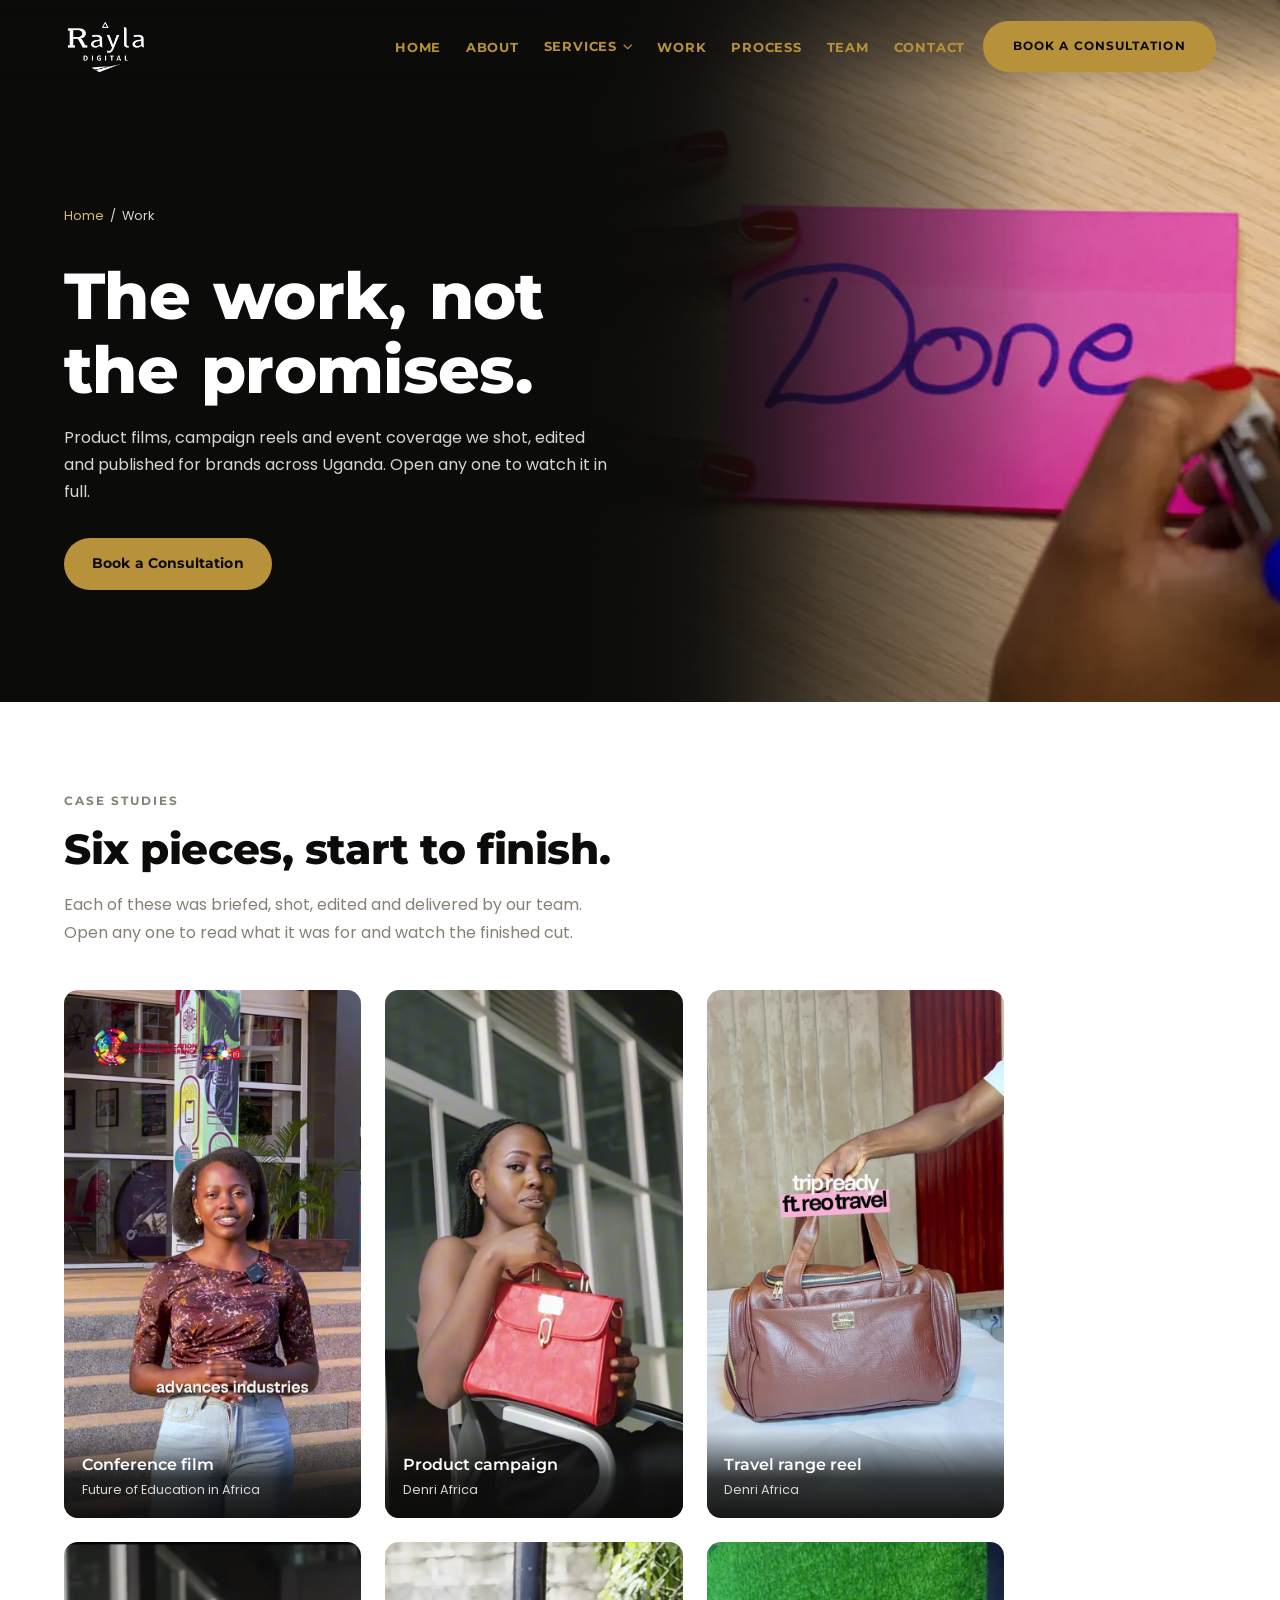
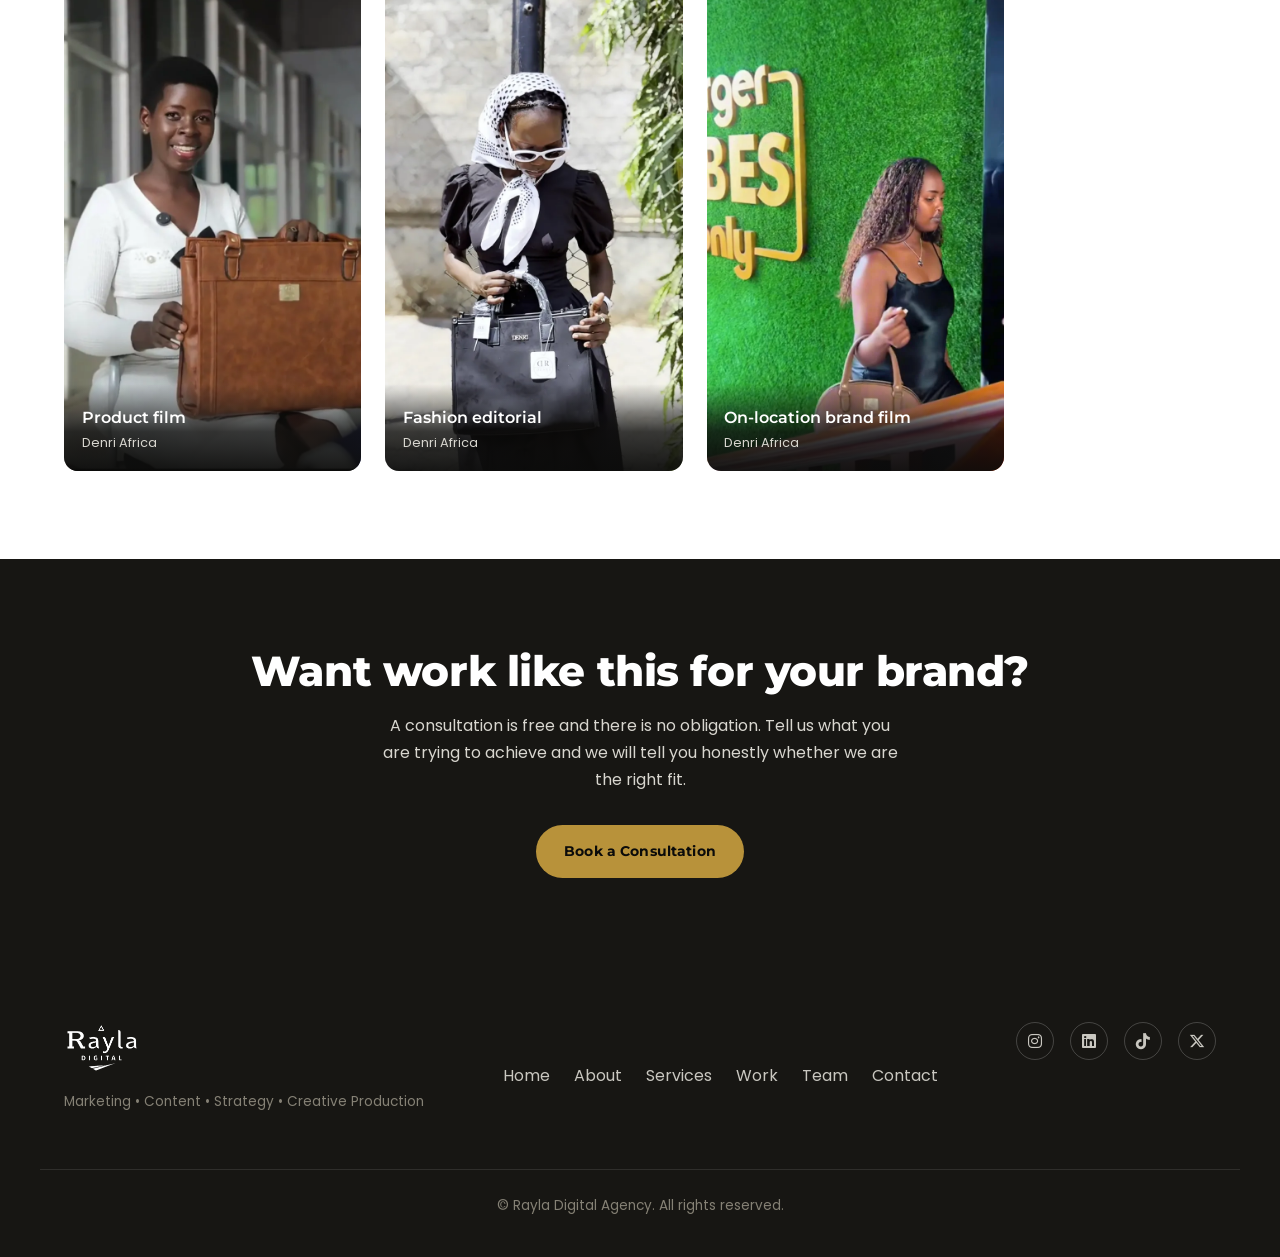
<file: pages/work.html>
<!DOCTYPE html>
<html lang="en">
<head>
<meta charset="UTF-8">
<meta name="viewport" content="width=device-width, initial-scale=1.0">
<title>Our Work — Video Case Studies | Rayla Digital Agency</title>
<meta name="description" content="Video case studies from Rayla Digital Agency: product films, campaign reels and event coverage shot and edited for brands in Kampala, Uganda.">
<link rel="canonical" href="https://www.rayladigitalagency.com/pages/work">

<!-- Open Graph -->
<meta property="og:type" content="website">
<meta property="og:site_name" content="Rayla Digital Agency">
<meta property="og:title" content="Our Work — Video Case Studies | Rayla Digital Agency">
<meta property="og:description" content="Video case studies from Rayla Digital Agency: product films, campaign reels and event coverage shot and edited for brands in Kampala, Uganda.">
<meta property="og:url" content="https://www.rayladigitalagency.com/pages/work">
<meta property="og:image" content="https://www.rayladigitalagency.com/assests/images/og-cover.png">
<meta property="og:image:width" content="1200">
<meta property="og:image:height" content="630">
<meta property="og:locale" content="en_UG">

<!-- Twitter -->
<meta name="twitter:card" content="summary_large_image">
<meta name="twitter:title" content="Our Work — Video Case Studies | Rayla Digital Agency">
<meta name="twitter:description" content="Video case studies from Rayla Digital Agency: product films, campaign reels and event coverage shot and edited for brands in Kampala, Uganda.">
<meta name="twitter:image" content="https://www.rayladigitalagency.com/assests/images/og-cover.png">

<!-- Favicons. Deliberately relative, not root-absolute: an href of
     "/favicon.ico" resolves against the filesystem root when the page is opened
     straight off disk with file://, which is how this site gets previewed, so
     the icon silently never loaded. Relative paths work both ways.
     The .svg is what modern browsers actually use - it carries its own
     prefers-color-scheme rule and inverts to white, so the black disc does not
     disappear into a dark tab bar. The .ico is the fallback for everything
     else, and holds 16/32/48 in the one file. -->
<link rel="icon" href="../favicon.ico" sizes="32x32">
<link rel="icon" href="../favicon.svg" type="image/svg+xml">
<link rel="apple-touch-icon" sizes="180x180" href="../apple-touch-icon.png">
<link rel="manifest" href="../site.webmanifest">
<meta name="theme-color" content="#0b0b0a">

<script type="application/ld+json">
{
  "@context": "https://schema.org",
  "@type": "CollectionPage",
  "name": "Our Work",
  "description": "Video case studies from Rayla Digital Agency: product films, campaign reels and event coverage shot and edited for brands in Kampala, Uganda.",
  "url": "https://www.rayladigitalagency.com/pages/work",
  "isPartOf": { "@id": "https://www.rayladigitalagency.com/#website" },
  "about": {
    "@type": "AdvertisingAgency",
    "@id": "https://www.rayladigitalagency.com/#organization",
    "name": "Rayla Digital Agency",
    "url": "https://www.rayladigitalagency.com/"
  }
}
</script>

<link rel="preconnect" href="https://fonts.googleapis.com">
<link rel="preconnect" href="https://fonts.gstatic.com" crossorigin>
<link href="https://fonts.googleapis.com/css2?family=Montserrat:wght@700;800&family=Poppins:wght@400;500;600&display=swap" rel="stylesheet">
<link rel="stylesheet" href="https://cdnjs.cloudflare.com/ajax/libs/font-awesome/6.5.1/css/all.min.css">
<link rel="stylesheet" href="../css/style.css">
</head>
<body>

<a href="#main" class="skip-link">Skip to content</a>

<!-- ============================= HEADER / NAV ============================= -->
<header class="site-header over-hero" id="top">
  <div class="container header-inner">
    <a href="../" class="logo"><img src="../assests/images/RAYLALOGO2.png" alt="Rayla Digital Agency"></a>
    <input type="checkbox" id="nav-toggle" class="nav-toggle">
    <label for="nav-toggle" class="nav-toggle-label" aria-label="Toggle menu">
      <span></span>
    </label>

    <nav class="main-nav">
      <ul>
        <li><a href="../#home">Home</a></li>
        <li><a href="../#about">About</a></li>
        <!-- Services opens a mega-menu: the keyword lists that used to sit
             inside the service cards live here now, so the detail is
             navigable instead of decorative. Opening is pure CSS (hover +
             :focus-within on desktop, the #mega-toggle checkbox on mobile),
             matching the #nav-toggle pattern - JS only resets it. -->
        <li class="has-mega">
          <input type="checkbox" id="mega-toggle" class="mega-toggle">
          <a href="../#services" class="mega-trigger">Services</a>
          <label for="mega-toggle" class="mega-toggle-label" aria-label="Toggle services menu">
            <i class="fa-solid fa-chevron-down"></i>
          </label>
          <div class="mega-panel">
            <div class="container mega-grid">
          <!-- Mobile only (.mega-all is display:none above 1024px). In the drawer
               the row above is the accordion toggle, so the overview page needs
               its own way in. -->
          <a href="../#services" class="mega-all"><i class="fa-solid fa-chevron-right"></i> All Services</a>
          <div class="mega-col">
            <input type="checkbox" id="mega-col-content" class="mega-col-toggle">
            <label for="mega-col-content" class="mega-col-head"><span class="mega-col-icon"><svg xmlns="http://www.w3.org/2000/svg" width="20" height="20" viewBox="0 0 24 24" fill="none" stroke="currentColor" stroke-width="1.5" stroke-linecap="round" stroke-linejoin="round"><path d="m16 13 5.223 3.482a.5.5 0 0 0 .777-.416V7.87a.5.5 0 0 0-.752-.432L16 10.5"/><rect x="2" y="6" width="14" height="12" rx="2"/></svg></span> Content &amp; Production<i class="fa-solid fa-chevron-down mega-col-caret"></i></label>
            <ul>
              <li><a href="digital-content-production#product-videos"><i class="fa-solid fa-chevron-right"></i> Product Videos</a></li>
              <li><a href="digital-content-production#photography"><i class="fa-solid fa-chevron-right"></i> Photography</a></li>
              <li><a href="digital-content-production#commercials"><i class="fa-solid fa-chevron-right"></i> Commercials</a></li>
              <li><a href="digital-content-production#brand-films"><i class="fa-solid fa-chevron-right"></i> Brand Films</a></li>
              <li><a href="content-strategy#content-planning"><i class="fa-solid fa-chevron-right"></i> Content Planning</a></li>
              <li><a href="content-strategy#campaign-strategy"><i class="fa-solid fa-chevron-right"></i> Campaign Strategy</a></li>
              <li><a href="content-strategy#audience-research"><i class="fa-solid fa-chevron-right"></i> Audience Research</a></li>
            </ul>
          </div>
          <div class="mega-col">
            <input type="checkbox" id="mega-col-brand" class="mega-col-toggle">
            <label for="mega-col-brand" class="mega-col-head"><span class="mega-col-icon"><svg xmlns="http://www.w3.org/2000/svg" width="20" height="20" viewBox="0 0 24 24" fill="none" stroke="currentColor" stroke-width="1.5" stroke-linecap="round" stroke-linejoin="round"><path d="M11 7 6 2"/><path d="M18.992 12H2.041"/><path d="M21.145 18.38A3.34 3.34 0 0 1 20 16.5a3.3 3.3 0 0 1-1.145 1.88c-.575.46-.855 1.02-.855 1.595A2 2 0 0 0 20 22a2 2 0 0 0 2-2.025c0-.58-.285-1.13-.855-1.595"/><path d="m8.5 4.5 2.148-2.148a1.205 1.205 0 0 1 1.704 0l7.296 7.296a1.205 1.205 0 0 1 0 1.704l-7.592 7.592a3.615 3.615 0 0 1-5.112 0l-3.888-3.888a3.615 3.615 0 0 1 0-5.112L5.67 7.33"/></svg></span> Brand &amp; Design<i class="fa-solid fa-chevron-down mega-col-caret"></i></label>
            <ul>
              <li><a href="graphic-design#corporate-branding"><i class="fa-solid fa-chevron-right"></i> Corporate Branding</a></li>
              <li><a href="graphic-design#marketing-materials"><i class="fa-solid fa-chevron-right"></i> Marketing Materials</a></li>
              <li><a href="graphic-design#social-graphics"><i class="fa-solid fa-chevron-right"></i> Social Media Graphics</a></li>
              <li><a href="graphic-design#event-branding"><i class="fa-solid fa-chevron-right"></i> Event Branding</a></li>
              <li><a href="brand-consulting#brand-positioning"><i class="fa-solid fa-chevron-right"></i> Brand Positioning</a></li>
              <li><a href="brand-consulting#business-strategy"><i class="fa-solid fa-chevron-right"></i> Business Strategy</a></li>
              <li><a href="brand-consulting#marketing-consultation"><i class="fa-solid fa-chevron-right"></i> Marketing Consultation</a></li>
            </ul>
          </div>
          <div class="mega-col">
            <input type="checkbox" id="mega-col-growth" class="mega-col-toggle">
            <label for="mega-col-growth" class="mega-col-head"><span class="mega-col-icon"><svg xmlns="http://www.w3.org/2000/svg" width="20" height="20" viewBox="0 0 24 24" fill="none" stroke="currentColor" stroke-width="1.5" stroke-linecap="round" stroke-linejoin="round"><path d="M12 16v5"/><path d="M16 14.639V21"/><path d="M20 10.656V21"/><path d="m22 3-8.646 8.646a.5.5 0 0 1-.708 0L9.354 8.354a.5.5 0 0 0-.707 0L2 15"/><path d="M4 18.463V21"/><path d="M8 14.656V21"/></svg></span> Growth &amp; Marketing<i class="fa-solid fa-chevron-down mega-col-caret"></i></label>
            <ul>
              <li><a href="digital-marketing#seo"><i class="fa-solid fa-chevron-right"></i> SEO</a></li>
              <li><a href="digital-marketing#google-ads"><i class="fa-solid fa-chevron-right"></i> Google Ads</a></li>
              <li><a href="digital-marketing#meta-ads"><i class="fa-solid fa-chevron-right"></i> Meta Ads</a></li>
              <li><a href="digital-marketing#email-marketing"><i class="fa-solid fa-chevron-right"></i> Email Marketing</a></li>
              <li><a href="digital-marketing#analytics"><i class="fa-solid fa-chevron-right"></i> Analytics</a></li>
              <li><a href="social-media-management#platforms"><i class="fa-solid fa-chevron-right"></i> Social Media Management</a></li>
              <li><a href="social-media-management#brand-management"><i class="fa-solid fa-chevron-right"></i> Brand Management</a></li>
            </ul>
          </div>
            </div>
          </div>
        </li>
        <li><a href="work">Work</a></li>
        <li><a href="../#process">Process</a></li>
        <li><a href="../#team">Team</a></li>
        <li><a href="../#contact">Contact</a></li>
      </ul>
      <button type="button" class="btn btn-gold btn-sm nav-cta" data-open-modal="discovery-modal">Book a Consultation</button>
    </nav>
  </div>
</header>

<main id="main">

<!-- ============================= WORK HERO ============================= -->
<!-- The homepage/service-page split hero, reused: the copy holds a black
     column on the left and the photo runs full-bleed off the right edge,
     dissolving into the black rather than butting against it. Everything
     structural comes from .svc-hero-split and the shared .hero-* layer classes
     in style.css - this page only supplies its own picture, the same way
     pages/graphic-design.html does. Below 1024px those shared rules put the
     photo full-bleed behind the copy under a flat scrim.

     Photo: Eden Constantino via Unsplash, supplied by the client. Decorative,
     so the layer is aria-hidden with an empty alt - the h1 carries the meaning.
     Three widths rather than one 5465px original; the panel is 58vw on desktop
     and full width below that, which is what `sizes` tells the browser. -->
<section class="svc-hero svc-hero-split">
  <!-- The written note sits centre-right in the frame, and the panel crops a
       landscape shot hard on the horizontal, so the focal point is biased
       right of centre to keep it. -->
  <div class="hero-media" style="--hero-focus: 62% 50%" aria-hidden="true">
    <img src="../assests/images/work-hero-desktop.webp"
         srcset="../assests/images/work-hero-mobile.webp 800w,
                 ../assests/images/work-hero-tablet.webp 1200w,
                 ../assests/images/work-hero-desktop.webp 1800w"
         sizes="(min-width: 1025px) 58vw, 100vw"
         alt="" class="hero-media-img"
         width="1800" height="1197" fetchpriority="high" decoding="async">
    <div class="hero-media-overlay"></div>
  </div>

  <div class="hero-layout">
    <div class="hero-inner">
      <p class="svc-crumb"><a href="../">Home</a> &nbsp;/&nbsp; Work</p>
      <h1>The work, not the promises.</h1>
      <p>Product films, campaign reels and event coverage we shot, edited and published for brands across Uganda. Open any one to watch it in full.</p>
      <button type="button" class="btn btn-gold" data-open-modal="discovery-modal">Book a Consultation</button>
    </div>
  </div>
</section>

<!-- ============================= CASE STUDY GRID ============================= -->
<!-- Posters only - no <video> element exists in this grid, so the page weighs
     six WebP images on load regardless of how many cases are listed. Opening a
     card is what fetches its reel, and closing it aborts the download.

     The result/metrics row that used to close each story has been removed: no
     client has sent verified figures, and a public page is the wrong place to
     leave a number-shaped blank. Each story now runs brief then deliverables.

     TO DO (client): the "The brief" paragraphs are our own drafts, written from
     the footage and the delivery notes. Read them back to each client and
     correct anything they would not say themselves. -->
<section class="section">
  <div class="container">
    <div class="section-head">
      <p class="eyebrow">Case Studies</p>
      <h2>Six pieces, start to finish.</h2>
      <p class="section-lead">Each of these was briefed, shot, edited and delivered by our team. Open any one to read what it was for and watch the finished cut.</p>
    </div>
    <div class="case-grid">
      <div class="case-item">
        <button type="button" class="case-card" data-open-case
                data-client="Future of Education in Africa Conference"
                data-tag="Conference film"
                data-video="../assests/videos/case-feia-conference.mp4">
          <img src="../assests/images/case-feia-conference-poster.webp" alt="Presenter speaking to camera outside the Future of Education in Africa Conference venue" width="720" height="1280" loading="lazy">
          <span class="case-card-play" aria-hidden="true"><i class="fa-solid fa-play"></i></span>
          <span class="case-card-foot">
            <span class="case-card-client">Conference film</span>
            <span class="case-card-line">Future of Education in Africa</span>
          </span>
        </button>
        <!-- Read into the lightbox on open. Kept beside the button rather than
             inside it because a <button> may only contain phrasing content. -->
        <div class="case-story" hidden>
          <div class="case-story-block"><h3>The brief</h3><p>A conference is over the moment the room empties. The organisers needed the day to keep working afterwards &mdash; enough of the speakers, the venue and the mood in one short film that someone who missed it would understand what the event actually is, and watch for the next one.</p></div>
          <div class="case-story-block"><h3>What we made</h3><p>Filming on site at the venue, an edit cut for social, burned-in captions for sound-off viewing, and the conference's own branding on screen throughout.</p></div>
        </div>
      </div>

      <div class="case-item">
        <button type="button" class="case-card" data-open-case
                data-client="Denri Africa"
                data-tag="Product campaign"
                data-video="../assests/videos/case-red-handbag.mp4">
          <img src="../assests/images/case-red-handbag-poster.webp" alt="Model presenting a red Denri leather handbag against an office window" width="720" height="1280" loading="lazy">
          <span class="case-card-play" aria-hidden="true"><i class="fa-solid fa-play"></i></span>
          <span class="case-card-foot">
            <span class="case-card-client">Product campaign</span>
            <span class="case-card-line">Denri Africa</span>
          </span>
        </button>
        <!-- Read into the lightbox on open. Kept beside the button rather than
             inside it because a <button> may only contain phrasing content. -->
        <div class="case-story" hidden>
          <div class="case-story-block"><h3>The brief</h3><p>Denri wanted the red range read as workwear rather than occasionwear. That meant putting the bag inside a working day, carried instead of displayed, so someone scrolling could picture it in their own.</p></div>
          <div class="case-story-block"><h3>What we made</h3><p>A vertical product film shot on location, cut for Instagram and TikTok, with styling and art direction handled in house.</p></div>
        </div>
      </div>

      <div class="case-item">
        <button type="button" class="case-card" data-open-case
                data-client="Denri Africa"
                data-tag="Travel range reel"
                data-video="../assests/videos/case-reo-travel.mp4">
          <img src="../assests/images/case-reo-travel-poster.webp" alt="Denri leather travel bag being packed, with an animated title card reading trip ready" width="720" height="1280" loading="lazy">
          <span class="case-card-play" aria-hidden="true"><i class="fa-solid fa-play"></i></span>
          <span class="case-card-foot">
            <span class="case-card-client">Travel range reel</span>
            <span class="case-card-line">Denri Africa</span>
          </span>
        </button>
        <!-- Read into the lightbox on open. Kept beside the button rather than
             inside it because a <button> may only contain phrasing content. -->
        <div class="case-story" hidden>
          <div class="case-story-block"><h3>The brief</h3><p>A travel range needs somewhere to travel to. Made with Reo Travel, this one had to show the bags being packed and used rather than photographed, and land its point in the two seconds before a thumb moves on.</p></div>
          <div class="case-story-block"><h3>What we made</h3><p>A short travel-themed reel with animated title cards, produced with Reo Travel and cut to run as paid and organic social.</p></div>
        </div>
      </div>

      <div class="case-item">
        <button type="button" class="case-card" data-open-case
                data-client="Denri Africa"
                data-tag="Product film"
                data-video="../assests/videos/case-briefcase-office.mp4">
          <img src="../assests/images/case-briefcase-office-poster.webp" alt="Seated model presenting a brown Denri leather briefcase in a bright office" width="720" height="1280" loading="lazy">
          <span class="case-card-play" aria-hidden="true"><i class="fa-solid fa-play"></i></span>
          <span class="case-card-foot">
            <span class="case-card-client">Product film</span>
            <span class="case-card-line">Denri Africa</span>
          </span>
        </button>
        <!-- Read into the lightbox on open. Kept beside the button rather than
             inside it because a <button> may only contain phrasing content. -->
        <div class="case-story" hidden>
          <div class="case-story-block"><h3>The brief</h3><p>One session, two jobs. The briefcase had to look like something a person carries to work every day, and the same half day had to produce clean catalogue stills &mdash; so the shot list served both without shortchanging either.</p></div>
          <div class="case-story-block"><h3>What we made</h3><p>Product video and stills captured in a single half-day shoot, delivered as a social cut plus a set of catalogue images.</p></div>
        </div>
      </div>

      <div class="case-item">
        <button type="button" class="case-card" data-open-case
                data-client="Denri Africa"
                data-tag="Fashion editorial"
                data-video="../assests/videos/case-street-editorial.mp4">
          <img src="../assests/images/case-street-editorial-poster.webp" alt="Styled model on a street holding a black Denri structured tote bag" width="720" height="1280" loading="lazy">
          <span class="case-card-play" aria-hidden="true"><i class="fa-solid fa-play"></i></span>
          <span class="case-card-foot">
            <span class="case-card-client">Fashion editorial</span>
            <span class="case-card-line">Denri Africa</span>
          </span>
        </button>
        <!-- Read into the lightbox on open. Kept beside the button rather than
             inside it because a <button> may only contain phrasing content. -->
        <div class="case-story" hidden>
          <div class="case-story-block"><h3>The brief</h3><p>This one was about position, not product. Denri wanted the structured tote against a real street rather than a studio backdrop, so the brand sat alongside the fashion its customers already follow instead of on a catalogue page.</p></div>
          <div class="case-story-block"><h3>What we made</h3><p>An editorial-styled reel shot on location, with styling, casting and direction by our team.</p></div>
        </div>
      </div>

      <div class="case-item">
        <button type="button" class="case-card" data-open-case
                data-client="Denri Africa"
                data-tag="On-location brand film"
                data-video="../assests/videos/case-brand-activation.mp4">
          <img src="../assests/images/case-brand-activation-poster.webp" alt="Guest arriving at a branded venue carrying a tan Denri handbag" width="720" height="1280" loading="lazy">
          <span class="case-card-play" aria-hidden="true"><i class="fa-solid fa-play"></i></span>
          <span class="case-card-foot">
            <span class="case-card-client">On-location brand film</span>
            <span class="case-card-line">Denri Africa</span>
          </span>
        </button>
        <!-- Read into the lightbox on open. Kept beside the button rather than
             inside it because a <button> may only contain phrasing content. -->
        <div class="case-story" hidden>
          <div class="case-story-block"><h3>The brief</h3><p>An activation only exists while it is happening. Denri needed the day covered as it ran and turned around fast enough to still feel like news &mdash; the venue, the guests, and the bags in the hands of people actually using them.</p></div>
          <div class="case-story-block"><h3>What we made</h3><p>An on-location brand film shot during the activation and cut for social the same week.</p></div>
        </div>
      </div>
    </div>
  </div>
</section>

<!-- ============================= CTA ============================= -->
<section class="section svc-cta">
  <div class="container">
    <h2>Want work like this for your brand?</h2>
    <p>A consultation is free and there is no obligation. Tell us what you are trying to achieve and we will tell you honestly whether we are the right fit.</p>
    <button type="button" class="btn btn-gold" data-open-modal="discovery-modal">Book a Consultation</button>
  </div>
</section>

</main>

<!-- ============================= FOOTER ============================= -->
<footer class="site-footer">
  <div class="container footer-inner">
    <div class="footer-brand">


      <a href="../" class="logo"><img src="../assests/images/RAYLALOGO2.png" alt="Rayla Digital Agency"></a>
      <!-- <a href="../" class="logo">RAYLA<span class="logo-dot">.</span></a> -->
      <p>Marketing • Content • Strategy • Creative Production</p>
    </div>
    <nav class="footer-nav">
      <a href="../#home">Home</a>
      <a href="../#about">About</a>
      <a href="../#services">Services</a>
      <a href="work">Work</a>
      <a href="../#team">Team</a>
      <a href="../#contact">Contact</a>
    </nav>
    <div class="footer-social">
      <a href="https://www.instagram.com/rayladigitalagency?igsh=MTFhdWYyaHR2aGhkcA%3D%3D&utm_source=qr" aria-label="Instagram"><i class="fa-brands fa-instagram"></i></a>
      <a href="https://www.linkedin.com/company/rayla-digital-agency/" aria-label="LinkedIn"><i class="fa-brands fa-linkedin"></i></a>
      <a href="https://www.tiktok.com/@rayladigitalagency?_r=1&_t=ZS-98IY5EWNCbc" aria-label="TikTok"><i class="fa-brands fa-tiktok"></i></a>
      <a href="https://x.com/rayladigital?s=11" aria-label="X (Twitter)"><i class="fa-brands fa-x-twitter"></i></a>
    </div>
  </div>
  <div class="footer-bottom">
    <p>&copy; Rayla Digital Agency. All rights reserved.</p>
  </div>
</footer>

<!-- ============================= CASE STUDY LIGHTBOX ============================= -->
<!-- One dialog serves every card on the page; opening a card copies its story
     into here. It carries .modal as well as .case-modal so it inherits the
     frame, entrance and backdrop the discovery modal already defines - there is
     one modal look on this site, not two. -->
  <div class="modal-backdrop" id="case-modal-backdrop"></div>
<dialog class="modal case-modal" id="case-modal" aria-modal="true" aria-labelledby="case-modal-title">
  <button type="button" class="modal-close" data-close-modal aria-label="Close">
    <i class="fa-solid fa-xmark"></i>
  </button>
  <div class="case-modal-inner">
    <div class="case-video-wrap">
      <!-- No src: script.js attaches one on open and strips it on close, so a
           reel is only ever downloaded for someone who asked to watch it. -->
      <video class="case-video" controls playsinline preload="none"></video>
    </div>
    <div class="case-copy">
      <h2 class="case-modal-title" id="case-modal-title"></h2>
      <p class="case-tag"></p>
      <div class="case-story-out"></div>
    </div>
  </div>
</dialog>

<!-- ============================= DISCOVERY CALL MODAL ============================= -->
  <div class="modal-backdrop" id="discovery-modal-backdrop"></div>
<dialog class="modal modal-split" id="discovery-modal" aria-modal="true" aria-labelledby="discovery-modal-title">
  <button type="button" class="modal-close" data-close-modal aria-label="Close">
    <i class="fa-solid fa-xmark"></i>
  </button>

  <!-- Two panels, not one column: the dark side answers "who am I writing to"
       (the same phone, email and city the contact section gives) while the gold
       side is nothing but the fields. Splitting them means the form itself never
       has to carry explanatory copy between its inputs. -->
  <div class="modal-step modal-step-split" data-step="form">

    <aside class="modal-aside">
      <p class="modal-pill"><i class="fa-solid fa-comment-dots"></i>Free consultation</p>
      <h2 id="discovery-modal-title">Let's talk about your brand.</h2>
      <p class="modal-intro">A free, no-obligation conversation about your business, your goals, and whether we are the right fit. Tell us a little about you and we will find a time that works.</p>
      <ul class="modal-contact">
        <li><span class="modal-contact-icon"><i class="fa-solid fa-phone"></i></span><a href="tel:+256764065441">+256 764 065 441</a></li>
        <li><span class="modal-contact-icon"><i class="fa-solid fa-envelope"></i></span><a href="mailto:hello@rayladigitalagency.com">hello@rayladigitalagency.com</a></li>
        <li><span class="modal-contact-icon"><i class="fa-solid fa-location-dot"></i></span><span>Kampala, Uganda</span></li>
      </ul>
    </aside>

    <form class="modal-form" id="discovery-form" novalidate>
      <!-- Web3Forms account key. Nothing sends without it. -->
      <input type="hidden" name="access_key" value="26ca4a72-a43f-49b0-ba21-72f5a32b774d">
      <!-- Filled in by script.js right before sending, so the agency's
           inbox shows "New website inquiry from <name>" -->
      <input type="hidden" name="subject" id="dc-subject" value="New website inquiry">

      <!-- Honeypot: real visitors never see or fill this in; bots
           that auto-fill every field on a page usually do. -->
      <input type="checkbox" name="botcheck" class="hidden-field" tabindex="-1" autocomplete="off">

      <div class="form-row">
        <label for="dc-name">Full name *</label>
        <input type="text" id="dc-name" name="name" autocomplete="name" placeholder="Your name">
        <span class="field-error" data-error-for="dc-name"></span>
      </div>
      <div class="form-row">
        <label for="dc-email">Email address *</label>
        <input type="email" id="dc-email" name="email" autocomplete="email" placeholder="you@company.com">
        <span class="field-error" data-error-for="dc-email"></span>
      </div>
      <div class="form-row-pair">
        <div class="form-row">
          <label for="dc-phone">Phone number *</label>
          <input type="tel" id="dc-phone" name="phone" autocomplete="tel" placeholder="+256 700 000 000">
          <span class="field-error" data-error-for="dc-phone"></span>
        </div>
        <div class="form-row">
          <label for="dc-company">Company <span class="optional-tag">(optional)</span></label>
          <input type="text" id="dc-company" name="company" autocomplete="organization" placeholder="Company name">
        </div>
      </div>
      <div class="form-row">
        <label for="dc-service">What do you need help with?</label>
        <div class="select-wrap">
          <select id="dc-service" name="service">
            <option value="Not sure yet">Not sure yet — let's talk it through</option>
            <option>Digital content production</option>
            <option>Social media management</option>
            <option>Content strategy</option>
            <option>Graphic design</option>
            <option>Brand consulting</option>
            <option>Digital marketing</option>
          </select>
          <i class="fa-solid fa-chevron-down" aria-hidden="true"></i>
        </div>
      </div>
      <div class="form-row">
        <label for="dc-details">Tell us about your project *</label>
        <textarea id="dc-details" name="details" rows="4" placeholder="What are you working on, and what would a good outcome look like?"></textarea>
        <span class="field-error" data-error-for="dc-details"></span>
      </div>

      <!-- Verification. Two problems drove this shape. hCaptcha's normal
           checkbox widget anchors its image challenge to wherever the widget
           sits, so at the foot of a tall form the challenge opened half off the
           bottom-right of the screen. And the widget's own chrome is a fixed
           303px light-grey box that never belonged on the gold. Invisible mode
           fixes both: hCaptcha draws the challenge as its own centred overlay,
           and the prompt below is ours, so it matches the panel. The token still
           lands in the same h-captcha-response field Web3Forms verifies. -->
      <div class="form-verify" id="dc-verify" data-state="idle">
        <button type="button" class="verify-check" id="dc-verify-btn" aria-describedby="dc-verify-note">
          <span class="verify-box"><i class="fa-solid fa-check" aria-hidden="true"></i></span>
          <span class="verify-text" id="dc-verify-label">I'm not a robot</span>
          <span class="verify-mark"><i class="fa-solid fa-shield-halved" aria-hidden="true"></i></span>
        </button>
        <p class="verify-note" id="dc-verify-note">One quick check before this sends.</p>
        <div class="h-captcha"
             data-captcha="true"
             data-size="invisible"
             data-callback="raylaCaptchaVerified"
             data-expired-callback="raylaCaptchaExpired"
             data-chalexpired-callback="raylaCaptchaExpired"
             data-error-callback="raylaCaptchaError"
             data-open-callback="raylaCaptchaOpened"
             data-close-callback="raylaCaptchaClosed"></div>
      </div>

      <p class="form-error" id="dc-form-error" hidden></p>

      <button type="submit" class="btn btn-submit full-width">
        <span class="btn-submit-icon"><i class="fa-solid fa-paper-plane"></i></span>
        <span class="btn-submit-label">Book my consultation</span>
      </button>
    </form>
  </div>

  <div class="modal-step" data-step="success" hidden>
    <div class="modal-success-icon"><i class="fa-solid fa-circle-check"></i></div>
    <h2>Thank you, <span id="dc-success-name">there</span>!</h2>
    <p>Someone from Rayla Digital Agency will contact you within one business day to schedule your discovery call.</p>
    <button type="button" class="btn btn-outline-dark" data-close-modal>Close</button>
  </div>
</dialog>

<script src="../js/script.js"></script>
<script src="https://web3forms.com/client/script.js" async defer></script>
</body>
</html>
</file>
<file: css/style.css>
/* =================================================================
   RAYLA DIGITAL AGENCY — Reference Stylesheet
   Fonts:   Montserrat (display) / Poppins (body) — set by brand brief
   Palette: Black + White (primary) / Light + Dark Grey (secondary) /
            Gold (accent) — set by brand brief
   Signature: the hero's dot field resolves from scatter into a precise
   grid as it nears the brand's own words — a literal picture of
   "content without strategy is noise." Everything else stays quiet
   on purpose so that moment (and its small echo later) carries the page.
   ================================================================= */

/* ---------------------------- Reset ---------------------------- */
*, *::before, *::after { box-sizing: border-box; margin: 0; padding: 0; }
html { scroll-behavior: smooth; scroll-padding-top: var(--header-h, 93px); }
img { max-width: 100%; display: block; }
a { text-decoration: none; color: inherit; }
ul { list-style: none; }
button { font: inherit; border: none; background: none; cursor: pointer; }
input, textarea { font: inherit; }
svg { display: block; }

/* ------------------------- Design tokens ------------------------ */
:root {
  --black: #0b0b0a;
  --near-black: #171613;
  --dark-grey: #2b2a26;
  --mid-grey: #858175;
  --light-grey: #f1efe9;
  --off-white: #faf9f6;
  --white: #ffffff;

  --gold: #b8923a;
  --gold-soft: #d9bb78;
  --gold-dark: #8a6a24;
  /* Ground for the two card sections. It is light enough that --gold text drops
     to 2.6:1 on it, so anything that has to be read on this colour uses
     --gold-dark (4.5:1) instead - see .section-tint below. */
  --pale-gold: #f6f5c9;

  /* Muted copy on dark grounds - was hardcoded in the header and hero */
  --text-on-dark: #d8d6cf;

  --font-display: 'Montserrat', sans-serif;
  --font-body: 'Poppins', sans-serif;

  --radius-sm: 6px;
  --radius-md: 14px;
  --radius-lg: 24px;
  --radius-full: 999px;

  /* Spacing scale — used from here on for new/refined spacing so it
     stays consistent as later phases (collage, carousels, decorative
     elements) get built. Existing bespoke values elsewhere are left
     alone unless they're part of this pass. */
  --space-3xs: 0.25rem;
  --space-2xs: 0.5rem;
  --space-xs:  0.75rem;
  --space-sm:  1rem;
  --space-md:  1.5rem;
  --space-lg:  2rem;
  --space-xl:  3rem;
  --space-2xl: 4rem;

  /* Resting height of the bar: .logo img (58px) + .header-inner padding-block
     (1.1rem x 2). The hero's pull-up is measured against this rather than the
     live --header-h from script.js, because --header-h drops when the bar
     compacts on scroll and the hero would jump with it. Update this if either
     of those two values changes. */
  --header-h-base: 93px;

  --container-w: 1200px;
  /* The page's left edge. Anything that has to line up with .container reads
     this rather than repeating the number - the expertise row is full-bleed and
     rebuilds the gutter itself, so a second hardcoded 1.5rem would drift the
     first time this one changed. */
  --gutter: 1.5rem;
  --transition: 0.25s ease;
  --border-light: 1px solid #e7e4da;
}

/* ------------------------- Base typography ----------------------- */
body {
  font-family: var(--font-body);
  color: var(--dark-grey);
  background: var(--white);
  line-height: 1.7;
  font-size: 16px;
  -webkit-font-smoothing: antialiased;
}

.highlight{
  background-color: var(--gold-soft);
  color: var(--black);
}
h1, h2, h3 {
  font-family: var(--font-display);
  line-height: 1.15;
  color: var(--black);
  letter-spacing: -0.01em;
}
h1, h2 { font-weight: 800; }
h3 { font-weight: 700; }
h2 { font-size: clamp(1.9rem, 1.5rem + 1.8vw, 2.65rem); margin-bottom: 1.1rem; }
h3 { font-size: 1.15rem; margin-bottom: 0.5rem; }

p { margin-bottom: 1rem; }
strong { font-weight: 600; color: var(--black); }
.text-gold { color: var(--gold); }
.text-light { color: var(--white); }

.eyebrow {
  font-family: var(--font-display);
  font-size: 0.78rem;
  font-weight: 700;
  letter-spacing: 0.16em;
  text-transform: uppercase;
  color: var(--mid-grey);
  margin-bottom: 0.85rem;
}
.eyebrow-gold { color: var(--gold-soft); }

/* ----------------------------- Layout ----------------------------- */
.container {
  width: 100%;
  max-width: var(--container-w);
  margin-inline: auto;
  padding-inline: var(--gutter);
}
/* .section { padding-block: clamp(4rem, 3rem + 4vw, 6.5rem); } */
.section { padding-block: clamp(3.5rem, 3rem + 3.5vw, 5.5rem); }
.section-grey { background: var(--light-grey); }
.section-dark { background: var(--black); color: #cfcdc5; }
.section-dark h2, .section-dark h3 { color: var(--white); }
/* The pale gold is bright enough to swallow the plain --gold accent, so the
   tint carries its own accent colour rather than leaving each section to
   remember. --gold-dark is the same hue a step down, and clears AA on it.
   .svc-band - the service pages' "What's Included" ground - rides along here
   rather than declaring its own copy, so the two never drift apart. */
.section-tint,
.svc-band { background: var(--pale-gold); }
.section-tint .eyebrow,
.svc-band .eyebrow,
.section-tint .service-link { color: var(--gold-dark); }

.section-head { max-width: 620px; margin-bottom: 2.75rem; }
/* A sentence between the h2 and the content below it. Used where a bare
   heading would leave a wall of cards unexplained; see the note on .faq-lead. */
.section-lead { color: var(--mid-grey); max-width: 52ch; margin-bottom: 0; }
/* .section-head.brands-head { margin-top: 3.25rem; margin-bottom: 1.75rem; } */

.skip-link {
  position: absolute; left: -999px; top: 0;
  background: var(--gold); color: var(--black); padding: 0.75rem 1.25rem;
  z-index: 999; font-weight: 700; font-family: var(--font-display);
}
.skip-link:focus { left: 1rem; top: 1rem; }

/* ----------------------------- Buttons ----------------------------- */
.btn {
  display: inline-flex; align-items: center; gap: 0.6rem;
  font-family: var(--font-display);
  font-weight: 700; font-size: 0.88rem; letter-spacing: 0.01em;
  padding: 0.9rem 1.75rem; border-radius: var(--radius-full);
  transition: transform var(--transition), background var(--transition),
              color var(--transition), box-shadow var(--transition), border-color var(--transition);
  white-space: nowrap;
}
.btn-gold { background: var(--gold); color: var(--black); }
.btn-gold:hover { background: var(--gold-soft); transform: translateY(-2px); box-shadow: 0 12px 26px rgba(184,146,58,0.35); }
.btn-outline-light { border: 1.5px solid rgba(255,255,255,0.45); color: var(--white); }
.btn-outline-light:hover { border-color: var(--gold); color: var(--gold); }
.btn-sm { padding: 0.6rem 1.3rem; font-size: 0.8rem; }
.full-width { width: 100%; justify-content: center; }

/* ----------------------------- Header ----------------------------- */
.site-header {
  position: sticky; top: 0; z-index: 100;
  background: rgba(11,11,10,0.97);
  transition: box-shadow var(--transition), background var(--transition);
}
/* Homepage only (.over-hero, set in index.html). The bar carries no ground of
   its own so the hero photo reads as one uninterrupted image from the very top
   of the window - the horizontal seam under the old solid bar was the most
   visible edge on the page. The faint top-down wash is not a background, it is
   the amount of shade the gold links need to stay legible where the photo runs
   light behind them; it fades to nothing well before the headline. */
.site-header.over-hero {
  background: linear-gradient(
    to bottom,
    rgba(11,11,10,0.55) 0%,
    rgba(11,11,10,0.28) 55%,
    rgba(11,11,10,0) 100%
  );
}
/* Once past the hero there is nothing left to show through, so the bar takes
   its solid ground back - .is-scrolled has to out-rank .over-hero above. */
.site-header.is-scrolled,
.site-header.over-hero.is-scrolled {
  background: rgba(11,11,10,0.98);
  box-shadow: 0 8px 28px rgba(0,0,0,0.3);
}
.site-header.is-scrolled .header-inner { padding-block: 0.7rem; }

/* Applied to <body> via script.js while the mobile drawer is open,
   so the page behind it can't be scrolled on touch devices */

body.nav-open { overflow: hidden; }
body.nav-open .site-header.over-hero { background: rgba(11,11,10,0.98); }
body.modal-open { overflow: hidden; }
.header-inner {
  display: flex; align-items: center; gap: 0.75rem;
  padding-block: 1.1rem;
  transition: padding-block var(--transition);
}

.logo { display: inline-flex; align-items: center; }
/* The logo holds one size at every scroll position. The header itself still
   compacts (.is-scrolled trims .header-inner's padding) - a mark that resizes
   underneath you while you read is the part that reads as unsettled. */
.logo img {
  /* The mark is a stacked lockup (wordmark over "DIGITAL"), so it needs more
     height than a single-line wordmark to reach the same legibility - at 46px
     the outlined letterforms were closing up. */
  height: 58px; width: auto; display: block;
}
.footer-brand .logo img { height: 52px; }

.nav-toggle { display: none; }
.mobile-call-btn {
  display: none; width: 40px; height: 40px; border-radius: 50%;
  background: var(--gold); color: var(--black); align-items: center; justify-content: center;
  font-size: 0.95rem; transition: background var(--transition), transform var(--transition);
}
.mobile-call-btn:hover { background: var(--gold-soft); transform: translateY(-1px); }

/* Desktop half of the pair above. Set on the nav's own type ramp (Montserrat
   700 / 0.82rem / 0.07em) so it reads as part of the nav rather than a badge
   stuck onto it; the icon carries the gold, the digits stay quiet so they
   don't compete with the CTA sitting next to them. Hidden at <=1024px, where
   .mobile-call-btn takes over. */
.nav-phone {
  display: inline-flex; align-items: center; gap: 0.55rem;
  margin-left: 2.1rem;
  /* Set as digits, not as a nav label: full size, no tracking, white. A phone
     number people are meant to read at a glance should not be shrunk to the
     size of the links around it. */
  font-family: var(--font-display); font-weight: 700; font-size: 1rem;
  letter-spacing: 0.01em; white-space: nowrap;
  color: var(--white);
  transition: color var(--transition);
}
.nav-phone i { color: var(--gold); font-size: 0.95rem; }
.nav-phone:hover { color: var(--gold); }
.nav-toggle-label {
  display: none; width: 44px; height: 44px; position: relative; z-index: 110; cursor: pointer;
}
.nav-toggle-label span,
.nav-toggle-label span::before,
.nav-toggle-label span::after {
  content: ''; position: absolute; width: 26px; height: 2px;
  background: var(--white); transition: var(--transition);
}
.nav-toggle-label span { left: 9px; top: 21px; }
/* left:0, not the span's own 9px: the pseudo-elements are positioned against
   the span rather than the label, so a shared left:9px indented them a second
   time and staggered the three bars by exactly that much. */
.nav-toggle-label span::before { left: 0; top: -8px; }
.nav-toggle-label span::after { left: 0; top: 8px; }
.nav-toggle:checked ~ .nav-toggle-label span { background: transparent; }
.nav-toggle:checked ~ .nav-toggle-label span::before { transform: rotate(45deg) translate(5px, 6px); }
.nav-toggle:checked ~ .nav-toggle-label span::after { transform: rotate(-45deg) translate(5px, -6px); }

/* flex:1 lets the nav claim all the room left of the logo; margin-left:auto on
   the list then pushes links, phone and CTA into one right-hand cluster, so the
   bar reads logo ......... links | phone | CTA. The spacing inside that cluster
   is set per-item below rather than by one shared gap: the links sit close
   enough to read as a set, the phone stands clear of them, and the CTA tucks
   back in beside the number as its pair. */
.main-nav { display: flex; align-items: center; gap: 0; flex: 1; }
.main-nav > ul { display: flex; gap: 1.55rem; margin-left: auto; margin-right: 0; }
.main-nav > ul > li > a:not(.btn) {
  font-family: var(--font-display); font-size: 0.82rem; font-weight: 700;
  text-transform: uppercase; letter-spacing: 0.06em;
  color: var(--gold); transition: color var(--transition);
}
.main-nav > ul > li > a:not(.btn):hover { color: var(--gold-soft); }
/* Scoped to the nav so the shared underline rule leaves .footer-nav alone */
.main-nav > ul > li > a:not(.btn):hover::after { background: var(--gold-soft); }
/* A pill, not a rounded rectangle - it is the only fully-round shape in the
   bar, which is what makes it read as the one thing to press. */
.nav-cta {
  margin-left: 1.1rem;
  padding: 0.95rem 1.9rem;
  border-radius: var(--radius-full);
  font-size: 0.75rem;
  text-transform: uppercase;
  letter-spacing: 0.09em;
  white-space: nowrap;
}

/* ------------------------ Services mega-menu ---------------------- */
/* Opening is deliberately CSS-only: hover for pointers, :focus-within
   for keyboards, and the #mega-toggle checkbox for the mobile drawer -
   the same checkbox-hack approach as #nav-toggle. script.js only
   resets the checkbox, so the menu still works with JS switched off.
   The panel is light against the dark bar on purpose: it reads as a
   sheet of the page pulled down over the header, not part of it. */
.has-mega { display: flex; align-items: center; gap: 0.35rem; }
.mega-toggle { display: none; }
.mega-toggle-label {
  display: inline-flex; align-items: center; color: var(--gold);
  font-size: 0.62rem; cursor: pointer;
  transition: transform var(--transition), color var(--transition);
  pointer-events: none; /* desktop opens on hover - the label is decoration here */
}
.has-mega:hover .mega-toggle-label,
.has-mega:focus-within .mega-toggle-label,
.has-mega.is-open .mega-toggle-label { color: var(--gold-soft); transform: rotate(180deg); }

/* Absolute against .site-header (sticky, so it is the containing block). Being
   measured from the header rather than the li is what keeps top:100% landing
   exactly on the bar's bottom edge in both the normal and .is-scrolled states,
   with no gap for the pointer to fall through on the way down.
   The panel is only as wide as its three columns need: max-content, centred
   under the bar. It used to be left:0/right:0, which stretched a menu of short
   links across the full 1200px+ and left most of it empty white. */
.mega-panel {
  position: absolute; top: 100%; left: 50%; right: auto; z-index: 99;
  width: max-content;
  max-width: min(900px, calc(100vw - 3rem));
  background: var(--white);
  border-top: 1px solid var(--gold-soft);
  border-radius: 0 0 var(--radius-md) var(--radius-md);
  box-shadow: 0 22px 55px rgba(0,0,0,0.18);
  opacity: 0; visibility: hidden; transform: translateX(-50%) translateY(-8px);
  transition: opacity var(--transition), transform var(--transition), visibility 0s linear var(--transition);
}
/* The panel's inner wrapper carries .container for its padding, but the 1200px
   cap would fight the shrink-to-fit above. Keep the padding, drop the width. */
.mega-panel .container {
  max-width: none; width: auto;
  padding-inline: var(--space-lg);
}
/* .is-open is set by script.js on click so the panel stays put once
   tapped - hover alone closed it the moment the pointer left. */
.has-mega:hover > .mega-panel,
.has-mega:focus-within > .mega-panel,
.has-mega.is-open > .mega-panel {
  opacity: 1; visibility: visible; transform: translateX(-50%) translateY(0);
  transition: opacity var(--transition), transform var(--transition), visibility 0s linear 0s;
}
.mega-grid {
  display: grid; grid-template-columns: repeat(3, 1fr);
  gap: var(--space-lg) var(--space-xl);
  padding-block: var(--space-lg);
}
.mega-col-head {
  display: flex; align-items: center; gap: 0.6rem;
  font-family: var(--font-display); font-weight: 700; font-size: 0.82rem;
  text-transform: uppercase; letter-spacing: 0.06em;
  color: var(--gold); margin-bottom: var(--space-sm);
}
.mega-col-icon {
  width: 34px; height: 34px; flex-shrink: 0;
  display: flex; align-items: center; justify-content: center;
  border-radius: var(--radius-md);
  background: rgba(184,146,58,0.08); color: var(--gold);
}
.mega-col ul { display: grid; gap: 0.15rem; }
.mega-col a {
  display: flex; align-items: center; gap: 0.5rem;
  font-family: var(--font-body); font-size: 0.86rem; font-weight: 400;
  color: var(--dark-grey); padding: 0.3rem 0;
  transition: color var(--transition);
}
/* The per-category accordion is a drawer-only affordance: on desktop all three
   columns are open side by side, so the checkbox and its caret stay inert. */
.mega-col-toggle { display: none; }
.mega-col-caret { display: none; }

/* Mobile only. On desktop the "Services" trigger is itself the link to the
   overview; in the drawer that row becomes the accordion toggle, so the
   overview needs an entry of its own inside the panel. A display:none grid
   child takes no track, so the three columns above are unaffected. */
.mega-all { display: none; }
.mega-col a i { color: var(--gold); font-size: 0.62rem; transition: transform var(--transition); }
.mega-col a:hover { color: var(--gold); }
.mega-col a:hover i { transform: translateX(3px); }

/* ------------------------------ Hero ------------------------------ */

/* The shell is shared with the service pages (.svc-hero-split, further down)
   so the split hero is one system rather than two copies that drift apart. The
   layer classes below - .hero-media, .hero-layout, .hero-inner - were already
   page-agnostic and are used verbatim on both. */
.hero,
.svc-hero.svc-hero-split {
  position: relative;
  overflow: hidden;

  background: var(--black);
  color: var(--white);

  padding-block: clamp(2.75rem, 4.5vw, 4.75rem);

  /* The header is transparent on the pages that use this hero, so it starts at
     the very top
     of the window and runs up behind it - that is what removes the horizontal
     line the solid bar used to draw across the photo. The pull-up has to be
     paid back as padding or the copy would centre against the bar instead of
     against the space under it. --header-h is measured in script.js; the
     fallback keeps the geometry right if the script never runs. */
  margin-top: calc(-1 * var(--header-h-base));
  padding-top: calc(var(--header-h-base) + clamp(2.75rem, 4.5vw, 4.75rem));

  /* The photo panel needs vertical room or it collapses to the height of the
     copy and stops reading as a panel at all. */
  min-height: clamp(520px, 70vh, 760px);
  display: flex;
  align-items: center;
}
/* Homepage only. The front door is allowed to fill the window; a service page
   is not - see .svc-hero-split for why. */
.hero { min-height: 100vh; }

/* =========================================
   Background Layer
========================================= */

/* Right half of the viewport, not the full section: the copy keeps its own
   black column. Bled to the viewport edge rather than the 1200px container
   so the photo runs off the page the way it does in print. */
.hero-media {
  position: absolute;
  inset: 0 0 0 auto;
  /* Wider than the half it used to be. The extra width is not more picture, it
     is runway: the leftmost stretch of the panel is where the image dissolves,
     so it has to start well before the seam rather than at it. */
  width: 58%;
  overflow: hidden;
}

.hero-media-img {
  width: 100%;
  height: 100%;
  object-fit: cover;
  /* cover throws away a lot of this picture - the panel is much taller than it
     is wide, so a landscape shot is cropped hard on the horizontal - and which
     part it keeps is a per-photo decision. A page names its own focal point by
     setting --hero-focus on .hero-media; centred suits both current images. */
  object-position: var(--hero-focus, 50% 50%);

  /* Almost untouched. The old grayscale/brightness/blur stack existed to bury
     this behind text; here the image is the point, and contrast is handled by
     the gradient below instead of by wrecking the photo. */
  filter: saturate(0.9);

  /* The image fades out to its left rather than being painted over. A scrim
     darkens the photo towards black but the photo is still there underneath,
     which is what read as an edge; masking removes the pixels instead, so the
     picture genuinely dissolves into the black column. Browsers without mask
     support fall back to the overlay below, which still reads as a fade. */
  -webkit-mask-image: linear-gradient(to right,
    transparent 0%,
    rgba(0,0,0,0.16) 20%,
    rgba(0,0,0,0.58) 42%,
    #000 68%);
  mask-image: linear-gradient(to right,
    transparent 0%,
    rgba(0,0,0,0.16) 20%,
    rgba(0,0,0,0.58) 42%,
    #000 68%);
}

/* Second half of the dissolve, and now the lighter half: the mask above does
   most of the work, so this only has to guarantee the headline sits on solid
   black and take the last of the shine off the photo's left edge. Holding it
   opaque as far right as it used to go would undo the mask. */
.hero-media-overlay {
  position: absolute;
  inset: 0;
  background: linear-gradient(
    to right,
    var(--black) 0%,
    rgba(11,11,10,0.86) 15%,
    rgba(11,11,10,0.40) 40%,
    rgba(11,11,10,0.12) 75%,
    rgba(11,11,10,0.06) 100%
  );
}

/* =========================================
   Layout
========================================= */

.hero-layout {
  position: relative;
  z-index: 1;

  /* .hero is a flex container now (for vertical centring against the taller
     photo panel), so this has to claim the full width or it shrinks to fit. */
  width: 100%;
  max-width: 1200px;
  margin-inline: auto;

  display: flex;
  align-items: center;
  gap: clamp(2rem,5vw,5rem);

  /* The shared gutter token, not 30px, so the hero copy sits on exactly the
     same left edge as every .container section further down the page - the
     literal 1.5rem this used to carry drifted 6px from the container once the
     480px breakpoint narrowed it. */
  padding-inline: var(--gutter);
}

/* =========================================
   Text
========================================= */
.hero-inner .eyebrow {
  display: flex;
  align-items: center;
  gap: 0.55rem;
}
.hero-inner .eyebrow::before {
  content: '';
  width: 7px;
  height: 7px;
  border-radius: 50%;
  background: var(--gold);
  flex-shrink: 0;
}
/* This used to also carry .container, whose margin-inline:auto centred the copy
   inside the flex row - that was the large empty gutter on the left. It is a
   plain block now; .hero-layout above is the container. */
.hero-inner{
  flex:1;
  width:100%;
  margin-inline:0;

  /* Keeps the copy strictly on its own side of the split. .hero-media is
     measured against the viewport, but this sits inside a centred 1200px
     container, so the two are on different coordinate systems. 544px is the
     widest the block can be before it reaches the seam on a 1200px+ window
     (600 - 24 padding - 32 breathing room); the 50vw term covers everything
     narrower. Widen either number and the headline runs into the photo. */
  max-width:min(544px, calc(50vw - 3.5rem));

  position:relative;
  z-index:2;
}

.hero-title{
  font-size:clamp(2.3rem,1.5rem + 3.2vw,4.1rem);
  color:var(--white);
  margin-bottom:1.15rem;

  /* Evens the line lengths out instead of leaving one long line above a
     stub - the column is narrow enough that the default rag is uneven. */
  text-wrap:balance;
  /* Display type at 4rem sets tight by default; a little air between words
     keeps the line from reading as one block. */
  word-spacing:0.07em;
}

.hero-sub{
  font-size:1.05rem;
  color:#cfcdc6;
  /* .hero-inner is the narrower constraint now, so a fixed cap here would only
     be misleading. */
  max-width:none;
  margin-bottom:1.75rem;
  text-wrap:pretty;
}

.hero-actions{
  display:flex;
  flex-wrap:wrap;
  gap:1rem;
}

/* =========================================
   Responsive
========================================= */

/* Moved onto the documented 1024 tier (it used to sit on a stray 900) so the
   hero flips at the same width as the nav drawer.

   Below this the art direction changes rather than shrinks: a half-width panel
   would crush the copy, so the photo goes back to full-bleed behind the text
   under a flat scrim. It becomes atmosphere instead of a competing column. */
@media (max-width:1024px){
  .hero,
  .svc-hero.svc-hero-split{
    min-height:0;
    display:block;
    /* Same pull-up as desktop, but the copy is no longer vertically centred, so
       the padding has to clear the bar explicitly. */
    margin-top: calc(-1 * var(--header-h-base));
    padding-top: calc(var(--header-h-base) + clamp(2.75rem, 4.5vw, 4.75rem));
  }
  .hero-layout{
    flex-direction:column;
    text-align:left;
  }
  .hero-inner{
    max-width:600px;
  }
  .hero-media{
    inset:0;
    width:auto;
  }
  .hero-media-img{
    filter:saturate(0.75);
    /* Full-bleed behind the copy here, so there is no seam to dissolve - the
       flat scrim below carries legibility instead. */
    -webkit-mask-image:none;
    mask-image:none;
  }
  .hero-media-overlay{
    background:rgba(11,11,10,.86);
  }
}

/* WHO-MEDIA */
.who-media{
  display: flex;
  justify-content: center;
  align-items: center;
  perspective: 1200px;
  padding: 30px;
  overflow: hidden;
}
/*  */

.shatter-grid{
  --shatter-img: url("../assests/images/hero-desktop.webp");
  --cols: 3;
  --rows: 4;
  --crop-top: 0.2;
  --crop-bottom: 0.95;
  --used: calc(var(--crop-bottom) - var(--crop-top));
  --slice: calc(var(--used) / var(--rows));
  position: relative;
  width: 100%;
  aspect-ratio:  4 / 5;
  display: grid;
  gap: 3px;
  grid-template-columns: repeat(var(--cols), 1fr);
  grid-template-rows: repeat(var(--rows), 1fr);
  transform: rotateX(8deg) rotateY(-24deg);
  transform-style: preserve-3d;
  animation: float 5s ease-in-out infinite;
}

@keyframes float {
  0%, 100%{
    transform: rotateX(8deg) rotateY(-24deg) translateY(0)
  }
  50%{
    transform:rotateX(8deg) rotateY(-12deg) translateY(-8px)
  }
}
.shatter-piece{
  background-image: var(--shatter-img);
  /* background-size: calc(var(--cols) * 100%) calc(var(--rows) * 100%); */
  background-size: 300% 400%;
  background-position: calc(var(--col) * 50%) calc(var(--row) * 33.333%);
  border-radius: 20px;
  transition: transform 0.4s ease, box-shadow 0.4s ease;
  box-shadow: 0 12px 30px rgba(0, 0, 0, .2);
}



.shatter-piece:hover{
  transform: translateY(-2px);
  box-shadow: 0 24px 40px rgba(0, 0, 0, .28);
  /* filter: drop-shadow(0 8px 14px rgba(184, 146, 58, 0.25)); */
}
@media (prefers-reduced-motion: reduce){
  .shatter-grid { animation: none;}
  .shatter-piece { transition: none;}
  .shatter-piece:hover{transform: none;}
  
}

@media (max-width: 1200px){
  .shatter-grid{
    max-width: 420px;
    margin-inline: auto;
  }
}
@media (max-width:768px){
  .shatter-grid{
    max-width: 320px;
  }
  .shatter-piece{
    border-radius: 12px;
  }
}
@media (max-width:480px){
  .shatter-grid{
    max-width: 260px;
    gap: 1px;
  }
}
/* Orchestrated load-in: eyebrow -> headline -> subhead -> actions */
@keyframes reveal {
  from { opacity: 0; transform: translateY(18px); }
  to   { opacity: 1; transform: translateY(0); }
}
.reveal {
  opacity: 0;
  animation: reveal 0.9s cubic-bezier(.16,.84,.44,1) forwards;
  animation-delay: calc(var(--d, 0) * 0.16s + 0.1s);
}
@media (prefers-reduced-motion: reduce) {
  .reveal { animation: none; opacity: 1; transform: none; }
}

/* --------------------------- Who We Are ---------------------------- */
.two-col { display: grid; grid-template-columns: 1.1fr 0.9fr; gap: 3.5rem; align-items: center; }
.lead-quote {
  font-family: var(--font-display);  font-weight: 600;
  font-size: 1.3rem; color: var(--gold-dark); margin: 1.1rem 0;
}
.img-placeholder {
  aspect-ratio: 4/3; border: 2px dashed #c9c5b8; border-radius: var(--radius-md);
  display: flex; flex-direction: column; align-items: center; justify-content: center; gap: 0.75rem;
  background: var(--light-grey); color: var(--mid-grey);
}
.img-placeholder i { font-size: 2.1rem; color: var(--gold); }
.img-placeholder span { font-family: var(--font-display); font-size: 0.78rem; letter-spacing: 0.05em; text-transform: uppercase; }

/* --------------------------- Card grids ---------------------------- */
.card-grid { display: grid; gap: 1.75rem; }
.four-col { grid-template-columns: repeat(4, 1fr); }
/* Areas of Expertise. These used to be square tiles in a six-across grid, small
   enough that the body copy had to scroll inside the card; they are now full
   cards in a carousel, sized to match the Our Services cards below.
   The dashed edge is what tells the two sections apart: same size, but this row
   is an outline and that row is a solid card, so the page does not read as the
   same grid twice. */
.service-card {
  display: flex;
  flex-direction: column;
  min-width: 0;
  background: var(--white);
  border: 1px dashed var(--gold-soft);
  border-radius: var(--radius-lg);
  padding: var(--space-lg);
  transition: transform var(--transition), box-shadow var(--transition), border-color var(--transition);
}
.service-card:hover {
  transform: translateY(-6px);
  border-color: var(--gold);
  box-shadow: 0 18px 32px rgba(0,0,0,0.08);
}
.service-card h3 { flex-shrink: 0; margin-bottom: 0.6rem; }
.service-card p {
  font-size: 0.92rem;
  color: var(--mid-grey);
  margin-bottom: 0;
}

/* ---- the carousel these sit in ---- */
/* Heading on the left, carousel controls on the right. The section-head measure
   is 620px, so on a 1200px container the right half sat empty - the controls
   fill it and, more to the point, stop overlapping the cards. */
.expertise-head {
  display: flex;
  flex-wrap: wrap;
  align-items: flex-end;
  justify-content: space-between;
  gap: var(--space-md);
  margin-bottom: 2.75rem; /* the margin .section-head gives up below */
}
.expertise-head .section-head { margin-bottom: 0; }
.carousel-nav { display: flex; gap: 0.6rem; margin-left: auto; flex: 0 0 auto; }
/* .carousel-arrow is absolutely positioned for the overlay case; in the head it
   is a plain pair of buttons in normal flow. */
.carousel-nav .carousel-arrow { position: static; transform: none; }

/* Six cards at the reference's 384px come to well over 2300px, so the row
   scrolls instead of shrinking the cards to fit. The arrows are the visible
   affordance; dragging and swiping work on the same track. */
.expertise-track .service-card {
  flex: 0 0 min(384px, 82vw);
  min-height: 330px;
  scroll-snap-align: start;
}
@media (max-width: 640px) {
  /* Below this the cards stack rather than scroll: at one-and-a-bit cards per
     screen a horizontal row is more work than a column. The shared rule further
     down already hides the arrows here. */
  .expertise-track {
    flex-direction: column;
    overflow-x: visible;
    scroll-snap-type: none;
  }
  .expertise-track .service-card {
    flex: 0 0 auto;
    width: 100%;
    min-height: 0;
  }
}

.services-feature-card {
  background: var(--white);
  border-radius: var(--radius-lg);
  padding: var(--space-md);
  transition: var(--transition);
  display: flex;
  height: 100%;
  flex-direction: column;
  border: 1px solid var(--gold-soft);
  box-shadow: 0 10px 35px rgba(0,0,0,.05);
}
.services-feature-card:hover {
  transform: translateY(-8px);
  box-shadow: 0 22px 55px rgba(0,0,0,.08);
}

.service-icon {
  width: 46px;
  height: 46px;
  display: flex;
  align-items: center;
  justify-content: center;
  border-radius: var(--radius-md);
  background: rgba(184,146,58,.08);
  color: var(--gold);
  margin-bottom: 14px;
  transition: .35s;
}
.service-icon svg,
.service-icon i {
  width: 22px;
  height: 22px;
  font-size: 1.1rem;
}
.services-feature-card:hover .service-icon {
  background: var(--gold-soft);
   /* background: var(--gold); */
  color: var(--black);
  transform: rotate(-9deg);
}

.services-feature-card h3 {
  font-size: 1.25rem;
  line-height: 1.3;
  margin-bottom: 0.85rem;
  min-height: 2.1rem;
}

.service-desc {
  color: var(--mid-grey);
  font-size: 0.9rem;
  line-height: 1.7;
  margin-bottom: var(--space-sm);
}
/* margin-top:auto pins every link to the card foot, so they line up
   across a row even when the descriptions run to different lengths. */
.service-link {
  margin-top: auto;
  align-self: flex-start;
  display: inline-flex; align-items: center; gap: 0.5rem;
  font-family: var(--font-display); font-weight: 700;
  font-size: 0.76rem; text-transform: uppercase; letter-spacing: 0.05em;
  color: var(--gold);
  border-bottom: 1px solid var(--gold-soft);
  padding-bottom: 3px;
  transition: color var(--transition), border-color var(--transition);
}
.service-link i { font-size: 0.72rem; transition: transform var(--transition); }
.service-link:hover { color: var(--gold-dark); border-color: var(--gold-dark); }
.service-link:hover i { transform: translate(3px, -3px); }
/* ---------------------------- Why Rayla ----------------------------- /* small echo of the hero motif, right at the word it describes */
.noise-word { position: relative; }
.noise-word::after {
  content: ''; position: absolute; left: 100%; top: 45%; margin-left: 12px;
  width: 3px; height: 3px; border-radius: 50%; background: var(--gold-soft);
  box-shadow: 13px -7px 0 -0.5px var(--gold-soft),
              23px 5px 0 -0.5px var(--gold-soft),
              7px 9px 0 -1px var(--gold-soft),
              29px -11px 0 -1px var(--gold-soft),
              4px -10px 0 -1.2px var(--gold-soft);
  opacity: 0.75;
}

.values-footer { font-style: italic; color: var(--mid-grey); margin-bottom: 0; }
.our-values .section-head {
  margin-bottom: 1rem;
}
.carousel-track-wrap { position: relative; overflow: hidden; padding: var(--space-lg) 0; }
.carousel-track {
  display: flex; gap: var(--space-md); overflow-x: auto; scroll-snap-type: x mandatory;
  padding: 0 1.5rem; scrollbar-width: none; -ms-overflow-style: none;
}
.carousel-track::-webkit-scrollbar { display: none; }
.carousel-slide {
  position: relative; flex: 0 0 auto; width: min(68vw, 340px); aspect-ratio: 4 / 5;
  border-radius: var(--radius-lg); overflow: hidden; scroll-snap-align: center;
}
.carousel-arrow {
  position: absolute; top: 50%; transform: translateY(-50%);
  width: 44px; height: 44px; border-radius: 50%;
  background: rgba(255,255,255,0.08); border: 1.5px solid rgba(255,255,255,0.25);
  color: var(--white); display: flex; align-items: center; justify-content: center;
  font-size: 0.95rem; cursor: pointer; z-index: 3;
  transition: background var(--transition), border-color var(--transition), color var(--transition);
}
.carousel-arrow:hover { background: var(--gold); border-color: var(--gold); color: var(--black); }
/* The rule above is built for the dark values carousel - white on translucent
   white. On the pale gold ground that is invisible, so the expertise row gets a
   light-ground pair. It has to sit after .carousel-arrow, not before: same
   specificity, so source order is the only thing deciding which wins. */
.carousel-arrow-light {
  background: var(--white);
  border-color: var(--gold-soft);
  color: var(--gold-dark);
  box-shadow: 0 6px 18px rgba(0,0,0,0.10);
}
.carousel-arrow-light:hover { background: var(--gold); border-color: var(--gold); color: var(--black); }
/* The row is full-bleed so cards can run off the right edge - that overflow is
   the cue that there are more than three. Its left edge, though, has to line up
   with the heading above it, or the section reads as two misaligned columns.
   Same expression as .container: half the leftover width, plus the gutter.
   scroll-padding-inline has to match: with mandatory snapping and
   scroll-snap-align:start, the browser otherwise scrolls the padding away on
   load and the first card ends up flush against the viewport edge. */
.expertise-track {
  padding-inline: calc(max(0px, (100% - var(--container-w)) / 2) + var(--gutter));
  scroll-padding-inline: calc(max(0px, (100% - var(--container-w)) / 2) + var(--gutter));
}
.carousel-arrow-prev { left: 1.25rem; }
.carousel-arrow-next { right: 1.25rem; }
@media (max-width: 640px) {
  .carousel-arrow { display: none; }
  .carousel-nav { display: none; } /* otherwise an empty flex item keeps its gap */
}

.carousel-dots { display: flex; justify-content: center; gap: 0.6rem; margin-top: 1.5rem; }
.carousel-dot {
  width: 8px; height: 8px; border-radius: 50%; background: rgba(255,255,255,0.25);
  border: none; padding: 0; cursor: pointer;
  transition: background var(--transition), width var(--transition);
}
.carousel-dot.is-active { background: var(--gold); width: 22px; border-radius: 999px; }

.carousel-slide img {
  width: 100%; height: 100%; object-fit: cover; display: block;
  transition: transform 0.6s ease;
}
.carousel-slide:hover img { transform: scale(1.05); }
.carousel-caption {
  position: absolute; inset: 0; display: flex; flex-direction: column; justify-content: flex-end;
  padding: var(--space-lg);
  background: linear-gradient(to top, rgba(0,0,0,0.85) 0%, rgba(0,0,0,0.15) 55%, transparent 100%);
}
.carousel-caption h3 { color: var(--white); font-size: clamp(1.4rem, 1.1rem + 1.5vw, 1.9rem); margin-bottom: 0.4rem; }
.carousel-caption p { color: #d8d6cf; font-size: 0.92rem; margin-bottom: 0; }
@media (max-width: 640px) { .carousel-slide { width: 82vw; } }

/* ------------------------------ About ------------------------------ */
.vm-grid { display: grid; grid-template-columns: 1fr 1fr; gap: 1.75rem; }
.vm-card {
  background: var(--white);
  border: 1px solid var(--gold);
  border-radius: var(--radius-lg);
  padding: 2rem;
  box-shadow: 0 10px 24px rgba(0,0,0,.05);
}
.vm-card i { font-size: 1.5rem; color: var(--gold-dark); flex-shrink: 0; }
.vm-card-head { display: flex; align-items: center; gap: 0.65rem; margin-bottom: 0.75rem; }
.vm-card-head h3 { margin-bottom: 0; }
.vm-card p { margin-bottom: 0; }


/* --------------------------- Services detail -------------------------- */
.services-grid{

    display:grid;

    /* minmax(0,384px), not a fixed 384px: three fixed tracks plus gaps come to
       1200px inside a 1152px content box, and two come to 792px inside 708px at
       tablet - which is where the overflow became a visible sideways scroll.
       Letting the tracks shrink holds them at the reference's 384px wherever
       there is room and lets them give way where there is not.
       The count stays explicit per breakpoint rather than auto-fit: auto-fit
       sizes its repetitions from the track's maximum when that is definite, so
       it kept choosing two columns on a screen wide enough for three. */
    grid-template-columns:repeat(3,minmax(0,384px));

    justify-content:center;

    gap:24px;

}
/* ------------------------------ Process ------------------------------ */
/* numbered on purpose: this is a genuine sequence, in the brief's own order */
.process-track { display: grid; grid-template-columns: repeat(5, 1fr); gap: 1.5rem; position: relative; }
.process-track::before {
  content: ''; position: absolute; top: 23px; left: 4%; right: 4%; height: 1px;
  background: rgba(255,255,255,0.14);
}
.process-step { position: relative; }
.step-num {
  display: flex; align-items: center; justify-content: center;
  width: 46px; height: 46px; border-radius: 50%; background: var(--gold); color: var(--black);
  font-family: var(--font-display); font-weight: 800; margin-bottom: 1.2rem; position: relative; z-index: 2;
}
.process-step h3 { color: var(--white); }
.process-step p { font-size: 0.9rem; margin-bottom: 0; }

/* Desktop (default) */
.work-bg {
  position: relative;
  isolation: isolate;

  background-image: url("../assests/images/banner-desktop.webp");
  background-size: cover;
  background-position: center;
  background-repeat: no-repeat;
}

/* Large tablets / small laptops */
@media (max-width: 1440px) {
  .work-bg {
    background-image: url("../assests/images/banner-tablet.webp");
  }
}

/* Tablets and phones */
@media (max-width: 768px) {
  .work-bg {
    background-image: url("../assests/images/banner-mobile.webp");
  }
}

.work-overlay {
  position: absolute; inset: 0; z-index: -1;
  background: linear-gradient(180deg, rgba(11,11,10,0.65), rgba(11,11,10,0.55));

  /* background: linear-gradient(180deg, rgba(11,11,10,0.88), rgba(11,11,10,0.82)); */
}
/* ----------------------------- Case studies ------------------------------ */
/* The footage is vertical phone video, so the card IS the frame at 9/16 - no
   letterboxing and no crop to a landscape thumbnail, which would throw away
   the part of the shot the reel was composed for.

   Chrome is deliberately thin: the poster carries the section and the play
   glyph only appears on hover or focus, so a still grid reads as photography
   first. Every card is a <button>, not a div with a click handler - the whole
   tile is the control, so it is keyboard-reachable and announced as a control
   without a roving tabindex or an added role.

   .case-item is the sizing wrapper. It exists because the story copy has to
   live outside the button (a <button> may only contain phrasing content, so
   the <h3>/<p> blocks cannot go inside one) while still travelling with it as
   a single carousel slide or grid cell. */
.case-item {
  flex: 0 0 auto; width: min(70vw, 300px); scroll-snap-align: center;
}
.case-card {
  position: relative; display: block; padding: 0;
  width: 100%; aspect-ratio: 9 / 16;
  border-radius: var(--radius-md); overflow: hidden;
  text-align: left;
  background: var(--near-black); color: var(--white);
}
.case-card img { width: 100%; height: 100%; object-fit: cover; transition: transform 0.5s ease; }
.case-card:hover img,
.case-card:focus-visible img { transform: scale(1.04); }
.case-card:focus-visible { outline: 2px solid var(--gold); outline-offset: 3px; }

/* Sits over the foot of the poster. The gradient starts fully transparent so
   the top two-thirds of the frame is never tinted. */
.case-card-foot {
  position: absolute; inset: auto 0 0 0; padding: 1.5rem 1.1rem 1.1rem;
  background: linear-gradient(180deg, rgba(11,11,10,0) 0%, rgba(11,11,10,0.8) 55%, rgba(11,11,10,0.95) 100%);
}
/* Both are spans (phrasing content, inside a button) so they need the block
   display a heading would have given them for free. */
.case-card-client { display: block; font-family: var(--font-display); font-weight: 600; font-size: 1rem; line-height: 1.3; }
.case-card-line { display: block; font-size: 0.8rem; color: var(--text-on-dark); margin-top: 0.2rem; }

.case-card-play {
  position: absolute; top: 50%; left: 50%;
  transform: translate(-50%, -50%) scale(0.86);
  width: 56px; height: 56px; border-radius: 50%;
  display: flex; align-items: center; justify-content: center;
  background: rgba(11,11,10,0.5); backdrop-filter: blur(2px);
  border: 1.5px solid var(--gold-soft); color: var(--gold-soft);
  font-size: 1rem; padding-left: 3px; /* optical centring of the triangle */
  opacity: 0; transition: opacity var(--transition), transform var(--transition);
}
.case-card:hover .case-card-play,
.case-card:focus-visible .case-card-play { opacity: 1; transform: translate(-50%, -50%) scale(1); }
/* Touch has no hover state to reveal it, so the glyph is simply always there. */
@media (hover: none) {
  .case-card-play { opacity: 1; transform: translate(-50%, -50%) scale(1); }
}
/* Two cards to a phone row makes each about 170px wide, where the desktop
   type sizes wrap the title to three lines and swallow the card. */
@media (max-width: 600px) {
  .case-card-foot { padding: 1.25rem 0.8rem 0.85rem; }
  .case-card-client { font-size: 0.88rem; }
  .case-card-line { font-size: 0.72rem; }
}

/* Three cards do not overflow a wide viewport the way the values carousel's
   five do, so the track would sit hard against the left edge with dead space
   beside it. `safe center` centres it while it fits and reverts to normal
   start alignment once it overflows, which is what keeps the first card
   reachable on a phone. */
.case-studies .carousel-track { justify-content: safe center; }

/* The centred CTA under the homepage strip. */
.case-studies-cta { text-align: center; margin-top: var(--space-sm); }

/* The full set on the work page. Items drop their carousel width and let the
   grid size them; the 9/16 ratio keeps every row even without a row-height. */
.case-grid { display: grid; gap: var(--space-md); grid-template-columns: repeat(2, minmax(0, 1fr)); }
.case-grid .case-item { width: auto; }
@media (min-width: 900px) {
  /* Three across, so six cases fill two even rows. The cap matters as much as
     the count: at a full 1200px a third of the row is a 9/16 card nearly 700px
     tall, which pushes the row below it off the screen. */
  .case-grid { grid-template-columns: repeat(3, minmax(0, 1fr)); max-width: 940px; }
}

/* The story travels in the card markup rather than a JS object, so the copy
   for a case can never drift out of sync with the card that opens it. It is
   read out into the lightbox on open. The [hidden] attribute is on the element
   too; this rule is what holds if a stylesheet elsewhere sets a display. */
.case-story { display: none; }
.pill-cloud { display: flex; flex-wrap: wrap; gap: 0.75rem; }
.pill-cloud span {
  border: 1.5px solid var(--dark-grey); border-radius: var(--radius-full);
  padding: 0.6rem 1.25rem; font-size: 0.86rem; font-weight: 500;
  background: var(--white);
}
.work-bg .pill-cloud span {
  border-color: rgba(255,255,255,0.4); background: rgba(255,255,255,0.08); color: var(--white);
}
.work-bg .pill-cloud span:hover { border-color: var(--gold); color: var(--gold-soft); background: rgba(255,255,255,0.14); }

/* This strip ignores the pointer completely - it used to pause on hover, which
   made the motion stutter for anyone whose cursor happened to rest here on the
   way down the page. */
.client-logos.section {
  padding-block: clamp(2.25rem, 2rem + 1.5vw, 3.25rem);
}
/* Centred, and set well below the page's section scale. This heading labels a
   row of logos rather than opening a section, so at the usual h2 size it
   outweighed everything it was introducing. */
.client-logos .section-head {
  max-width: none;
  margin-inline: auto;
  margin-bottom: var(--space-md);
  text-align: center;
}
.client-logos .section-head h2 {
  font-size: clamp(1.15rem, 1rem + 0.6vw, 1.55rem);
  margin-bottom: 0;
}

.logo-marquee {
  /* Breathing room around the strip, not a height for it: the logo slots now
     carry most of the band's ~380px, so this only has to keep the marks off
     the heading above and the section edge below. */
  padding-block: var(--space-md);
  overflow: hidden;
  -webkit-mask-image: linear-gradient(to right, transparent, black 8%, black 92%, transparent);
  mask-image: linear-gradient(to right, transparent, black 8%, black 92%, transparent);
}
/* --set-w is the width of one set of four logos, and it is the single number
   this component turns on: the track is two sets wide, and one cycle shifts it
   by exactly one set, which is what puts logo 5 where logo 1 was and makes the
   seam invisible. It has to be stated rather than measured - width:max-content
   does not resolve against vw flex-bases (Firefox collapses the track to its
   images' intrinsic width), and a -50% shift of a collapsed track scrolls the
   wrong distance. Each breakpoint below restates it alongside its slot width. */
.logo-track {
  --set-w: 104vw; /* 4 slots x 26vw */
  display: flex;
  width: calc(var(--set-w) * 2);
  animation: logo-scroll 28s linear infinite;
}

/* Every logo gets an identical slot measured in vw, not a width of its own.
   That is what makes the loop seamless, and the reason is arithmetic rather
   than taste: the track is two identical sets and the animation shifts it by
   exactly one set (-50%), so the strip only stays full if one set is at least
   as wide as what you can see. The marquee sits outside .container, so "what
   you can see" is the whole viewport. Four slots of 26vw come to 104vw - a
   little wider than the window at every size, and it stays that way as the
   window is resized, which sizing the slots to the logos never could. The
   logos are 200-300px wide at 200px tall, so one set used to be ~1175px: on
   any window wider than that the second set ran out before the first came
   back round, and a blank band crossed the strip once per cycle.

   The gutter is padding, not margin, so it is inside the 26vw the flex-basis
   promises (border-box) and the arithmetic above holds exactly. */
.logo-item {
  flex: 0 0 26vw;
  /* Only the height moves when these marks are resized. The slot width is
     load-bearing - the seamless-loop arithmetic above turns on it - and the
     logos are 400-612px wide intrinsically against a 300px-ish slot, so height
     is the binding constraint at every breakpoint anyway. */
  height: clamp(108px, 9.5vw, 150px);
  padding-inline: clamp(var(--space-xs), 2vw, var(--space-lg));
  display: flex; align-items: center; justify-content: center;
}
/* Fit inside the slot on whichever axis runs out first - the four marks range
   from square to 3:2, so a shared height alone would leave the wide ones
   overhanging their neighbours on narrow screens. */
.logo-item img {
  max-height: 100%;
  max-width: 100%;
  height: auto;
  width: auto;
  object-fit: contain;
}
@keyframes logo-scroll { from { transform: translateX(0); } to { transform: translateX(calc(-1 * var(--set-w))); } }
@media (prefers-reduced-motion: reduce) { .logo-track { animation: none; } }

/* Fewer, larger slots as the window narrows: four marks across a phone would
   be thumbnails. Each tier keeps 4 x basis >= 100vw, so the seamlessness
   condition above holds at every width. The cycle distance scales with the
   viewport now, so the duration comes down with it - otherwise the strip
   would crawl on a phone, where one cycle is a third of the distance.
   These live here rather than in the shared breakpoint blocks further down so
   the component reads in one place; the widths match the file's usual ladder. */
@media (max-width: 1024px) {
  .logo-item { flex-basis: 34vw; }
  .logo-track { --set-w: 136vw; animation-duration: 22s; }
}
@media (max-width: 768px) {
  .logo-item { flex-basis: 40vw; }
  .logo-track { --set-w: 160vw; animation-duration: 18s; }
}
@media (max-width: 480px) {
  .logo-item { flex-basis: 50vw; }
  .logo-track { --set-w: 200vw; animation-duration: 15s; }
}

/* ------------------------------- Why Us -------------------------------- */
.check-grid { display: grid; grid-template-columns: repeat(2, 1fr); gap: 1.25rem 2.5rem; }
.check-item { display: flex; align-items: center; gap: 0.9rem; font-family: var(--font-display); font-weight: 600; font-size: 0.95rem; }
.check-item i {
  width: 28px; height: 28px; border-radius: 50%; background: var(--gold); color: var(--black);
  display: flex; align-items: center; justify-content: center; font-size: 0.75rem; flex-shrink: 0;
}

/* -------------------------------- Team ---------------------------------- */
.team-card {
  background: var(--white); border-radius: var(--radius-md); overflow: hidden;
  text-align: center; border: 1px solid var(--gold-soft);
  box-shadow: 0 4px 16px rgba(0,0,0,0.04);
}
.team-photo { width: 100%; aspect-ratio: 4 / 5; overflow: hidden; background: var(--light-grey); }
.team-photo img {
  width: 100%; height: 100%; object-fit: cover; object-position: 50% 15%;
  display: block; transition: transform 0.5s ease;
}
.team-card:hover .team-photo img { transform: scale(1.06); }
.team-card-body { padding: 1.75rem; }
.role { color: var(--gold-dark); font-weight: 600; font-size: 0.88rem; margin-bottom: 0.75rem; }
.team-card p:last-child { font-size: 0.9rem; color: var(--mid-grey); margin-bottom: 0; }

/* ------------------------------- Contact -------------------------------- */
.contact-grid { display: grid; grid-template-columns: 1fr; max-width: 640px; }
.contact-details { margin: 1.4rem 0; display: flex; flex-direction: column; gap: 0.9rem; }
.contact-details li { display: flex; align-items: center; gap: 0.9rem; }
.contact-details i { color: var(--gold); width: 20px; flex-shrink: 0; }
.contact-details a:hover { color: var(--gold); }
.social-icons { display: flex; gap: 1rem; margin-bottom: 2rem; }
.social-icons a {
  width: 42px; height: 42px; border-radius: 50%; border: 1.5px solid rgba(255,255,255,0.3);
  display: flex; align-items: center; justify-content: center; transition: var(--transition);
}
.social-icons a:hover { background: var(--gold); border-color: var(--gold); color: var(--black); }

.contact-form { display: flex; flex-direction: column; gap: 1.1rem; background: var(--near-black); padding: 2.25rem; border-radius: var(--radius-lg); }
.contact-form label { font-size: 0.85rem; font-weight: 600; color: #c9c7c0; margin-bottom: -0.5rem; }
.contact-form input, .contact-form textarea {
  background: rgba(255,255,255,0.06); border: 1px solid rgba(255,255,255,0.15);
  border-radius: var(--radius-sm); padding: 0.85rem 1rem; color: var(--white); resize: vertical;
}
.contact-form input:focus, .contact-form textarea:focus { outline: none; border-color: var(--gold); }

.modal-backdrop {
  position: fixed; inset: 0; z-index: 199;
  background: rgba(11,11,10,0.75); backdrop-filter: blur(4px);
  opacity: 0; visibility: hidden;
  transition: opacity var(--transition), visibility 0s linear var(--transition);
}
.modal-backdrop.is-visible {
  opacity: 1; visibility: visible;
  transition: opacity var(--transition), visibility 0s linear 0s;
}

/* --------------------------- Discovery modal ----------------------------- */
/* Two panels inside one dark card: the left says who you are writing to, the
   gold right panel is nothing but fields. The dialog itself is the black frame,
   and the gold form is inset inside it so the frame shows on every edge.

   The base rule deliberately carries NO transform. The entrance is a keyframe
   animation instead, because a transform other than `none` on an ancestor makes
   that ancestor the containing block for any position:fixed descendant - and
   hCaptcha renders its image challenge as a fixed overlay inside the widget.
   With a transform sitting on the dialog the challenge was being positioned and
   clipped against the modal instead of the viewport. Once the animation is done
   the computed transform is none again, so the challenge lands over the page
   the way hCaptcha intends. Do not move the transform back onto .is-visible. */
dialog.modal {
  position: fixed; inset: 0; margin: auto; z-index: 200;
  border: none; padding: 0; border-radius: var(--radius-lg);
  width: min(94vw, 940px); max-height: min(92vh, 880px); overflow-y: auto;
  background: var(--black); color: var(--text-on-dark);
  box-shadow: 0 30px 80px rgba(0,0,0,0.45);
  opacity: 0;
  transition: opacity var(--transition);
}
dialog.modal.is-visible { opacity: 1; animation: modal-in 0.28s cubic-bezier(.16,.84,.44,1); }
@keyframes modal-in {
  from { transform: scale(0.96) translateY(10px); }
  to   { transform: scale(1) translateY(0); }
}

/* While the captcha challenge is open the modal dims, so the challenge reads as
   one layer sitting on top of the form rather than a second window competing
   with it. This is a pseudo-element rather than a filter on the dialog for the
   containing-block reason spelled out above. */
dialog.modal::after {
  content: ""; position: absolute; inset: 0; z-index: 5;
  border-radius: inherit; background: rgba(11,11,10,0.6);
  opacity: 0; pointer-events: none;
  transition: opacity var(--transition);
}
body.captcha-open dialog.modal::after { opacity: 1; }
body.captcha-open .modal-backdrop { background: rgba(11,11,10,0.88); }

.modal-step { padding: 2.5rem; }
.modal-step-split {
  display: grid; grid-template-columns: minmax(0, 0.88fr) minmax(0, 1.12fr);
  padding: 0;
}
/* [hidden] is only display:none in the user-agent sheet, and a class selector
   outranks it — without this the form step stays on screen after a successful
   send, underneath the thank-you. */
.modal-step[hidden] { display: none; }

/* Close control has to read on both grounds - it sits over the gold panel on
   the split layout and over the black aside once that stacks. A black disc with
   a hairline does both. */
.modal-close {
  position: absolute; top: 1rem; right: 1rem; z-index: 6;
  width: 38px; height: 38px; border-radius: 50%;
  background: var(--black); color: var(--white);
  border: 1px solid rgba(255,255,255,0.25);
  display: flex; align-items: center; justify-content: center;
  transition: background var(--transition), color var(--transition);
}
.modal-close:hover { background: var(--gold); color: var(--black); border-color: var(--gold); }

/* ---- Left: the dark aside ---- */
.modal-aside {
  display: flex; flex-direction: column; justify-content: center;
  padding: var(--space-xl) var(--space-lg);
}
.modal-pill {
  align-self: flex-start;
  display: inline-flex; align-items: center; gap: 0.5rem;
  border: 1px solid var(--gold); border-radius: var(--radius-full);
  padding: 0.4rem 0.95rem; margin-bottom: var(--space-md);
  font-size: 0.78rem; color: var(--gold-soft);
}
.modal-aside h2 {
  color: var(--white); font-size: clamp(1.8rem, 1.3rem + 1.6vw, 2.4rem);
  line-height: 1.12; margin-bottom: var(--space-sm);
}
.modal-intro { color: var(--text-on-dark); font-size: 0.94rem; max-width: 34ch; }
.modal-contact {
  display: flex; flex-direction: column; gap: var(--space-sm);
  margin-top: var(--space-lg); font-size: 0.9rem;
}
.modal-contact li { display: flex; align-items: center; gap: 0.85rem; }
.modal-contact a:hover { color: var(--gold-soft); }
.modal-contact-icon {
  flex: 0 0 auto; width: 38px; height: 38px; border-radius: 50%;
  background: rgba(255,255,255,0.07); border: 1px solid rgba(255,255,255,0.12);
  display: flex; align-items: center; justify-content: center;
  color: var(--gold-soft); font-size: 0.85rem;
}

/* ---- Right: the gold form panel ---- */
.modal-form {
  display: flex; flex-direction: column; gap: 0.85rem;
  background: var(--gold); border-radius: var(--radius-lg);
  margin: 0.85rem 0.85rem 0.85rem 0;
  padding: var(--space-lg) 1.6rem;
}
.form-row { display: flex; flex-direction: column; gap: 0.35rem; }
/* Phone and company are short enough to share a line on the wide layout, which
   keeps the panel from running past the aside's height. */
.form-row-pair { display: grid; grid-template-columns: 1fr 1fr; gap: 0.85rem; }
.form-row label { font-size: 0.78rem; font-weight: 600; color: var(--black); }
.form-row .optional-tag { font-weight: 400; color: rgba(11,11,10,0.6); }
.form-row input, .form-row textarea, .select-wrap select {
  width: 100%;
  background: var(--gold-soft); border: 1px solid rgba(11,11,10,0.14);
  border-radius: var(--radius-md); padding: 0.8rem 1rem; color: var(--black);
  font-family: var(--font-body); font-size: 0.92rem; resize: vertical;
  transition: border-color var(--transition), background var(--transition), box-shadow var(--transition);
}
.form-row input::placeholder, .form-row textarea::placeholder { color: rgba(11,11,10,0.62); }
.form-row input:focus, .form-row textarea:focus, .select-wrap select:focus {
  outline: none; background: var(--white); border-color: var(--black);
  box-shadow: 0 0 0 3px rgba(11,11,10,0.14);
}
.form-row input.has-error, .form-row textarea.has-error {
  border-color: #7a1c12; background: var(--white);
}
/* Native select arrows differ per platform and none of them match the panel, so
   the control is stripped and the chevron drawn on top of it. */
.select-wrap { position: relative; display: flex; }
.select-wrap select { appearance: none; -webkit-appearance: none; padding-right: 2.5rem; cursor: pointer; }
.select-wrap i {
  position: absolute; right: 1rem; top: 50%; transform: translateY(-50%);
  pointer-events: none; font-size: 0.75rem; color: rgba(11,11,10,0.6);
}
.field-error { display: block; min-height: 1.05em; font-size: 0.78rem; color: #5c130c; font-weight: 500; }
.form-error {
  background: var(--white); border-left: 3px solid #a83226; color: #7a1c12;
  border-radius: var(--radius-sm); padding: 0.7rem 0.9rem; font-size: 0.85rem;
}

.hidden-field { position: absolute; left: -9999px; width: 1px; height: 1px; opacity: 0; }

/* ---- Verification ---- */
/* The control is ours, not hCaptcha's. In invisible mode the widget draws
   nothing at all, so the prompt is built here and can match the panel instead
   of dropping a 303px light-grey box onto the gold. */
.form-verify {
  background: var(--white); border: 1px solid rgba(11,11,10,0.1);
  border-radius: var(--radius-md); padding: 0.8rem 0.9rem 0.85rem;
  transition: border-color var(--transition), background var(--transition);
}
.verify-check {
  display: flex; align-items: center; gap: 0.75rem; width: 100%;
  padding: 0; text-align: left; color: var(--dark-grey);
  font-family: var(--font-body); font-size: 0.88rem; font-weight: 500;
}
.verify-check:focus-visible { outline: 2px solid var(--black); outline-offset: 4px; border-radius: 8px; }
.verify-box {
  flex: 0 0 auto; width: 26px; height: 26px; border-radius: 6px;
  border: 2px solid #cfcabb; background: var(--white);
  display: flex; align-items: center; justify-content: center;
  color: transparent; font-size: 0.7rem;
  transition: background var(--transition), border-color var(--transition), color var(--transition);
}
.verify-check:hover .verify-box { border-color: var(--gold); }
.verify-text { flex: 1 1 auto; }
.verify-mark { flex: 0 0 auto; color: #bdb9ac; font-size: 1rem; }
.verify-note {
  margin: 0.35rem 0 0; font-size: 0.74rem; line-height: 1.5; color: var(--mid-grey);
  padding-left: calc(26px + 0.75rem);
}

/* Working: the box becomes the spinner rather than adding a second thing to
   look at while the challenge loads. */
.form-verify[data-state="working"] .verify-box {
  border-radius: 50%; border-color: var(--gold); border-right-color: transparent;
  animation: verify-spin 0.7s linear infinite;
}
@keyframes verify-spin { to { transform: rotate(360deg); } }

.form-verify[data-state="done"] { border-color: var(--gold); background: #fffdf6; }
.form-verify[data-state="done"] .verify-box { background: #14663a; border-color: #14663a; color: var(--white); }
.form-verify[data-state="done"] .verify-check { cursor: default; }
.form-verify[data-state="done"] .verify-mark { color: #14663a; }

.form-verify[data-state="error"] { border-color: #a83226; background: #fdf3f2; }
.form-verify[data-state="error"] .verify-box { border-color: #a83226; }
.form-verify[data-state="error"] .verify-note { color: #7a1c12; }

/* The invisible widget still needs a container in the flow — hCaptcha mounts
   its challenge overlay inside it. Never give this, or anything above it,
   overflow/transform/filter: each one would trap a fixed-position child. */
.form-verify .h-captcha:empty { display: none; }

/* ---- Submit ---- */
.btn-submit {
  background: var(--black); color: var(--white);
  padding: 0.5rem 1.6rem 0.5rem 0.5rem; gap: 0.85rem; margin-top: 0.15rem;
}
.btn-submit:hover { background: var(--near-black); transform: translateY(-2px); box-shadow: 0 12px 26px rgba(11,11,10,0.28); }
.btn-submit:disabled { opacity: 0.65; cursor: default; transform: none; box-shadow: none; }
.btn-submit-icon {
  width: 38px; height: 38px; border-radius: 50%; flex: 0 0 auto;
  background: var(--gold); color: var(--black);
  display: flex; align-items: center; justify-content: center; font-size: 0.85rem;
}

/* ---- Success step ---- */
/* Once the enquiry is away the form is gone and only the thank-you is left, so
   the dialog stops being a wide two-panel sheet and becomes a small card. It is
   already fixed with inset:0 and margin:auto, so shrinking it is what puts the
   message in the middle of the viewport rather than at the top of a tall panel.
   The pop is a separate keyframe from the modal's entrance so it actually
   replays when the class is added. */
dialog.modal.is-success {
  width: min(92vw, 430px); max-height: min(90vh, 520px);
  animation: success-pop 0.3s cubic-bezier(.16,.84,.44,1);
}
@keyframes success-pop {
  from { opacity: 0; transform: scale(0.94); }
  to   { opacity: 1; transform: scale(1); }
}

.modal-step[data-step="success"] { text-align: center; padding: var(--space-2xl) var(--space-lg); }
.modal-step[data-step="success"] h2 { color: var(--white); }
.modal-step[data-step="success"] p { color: var(--text-on-dark); max-width: 46ch; margin-inline: auto; }
.modal-success-icon { font-size: 2.75rem; color: var(--gold); margin-bottom: 1rem; }
.btn-outline-dark { border: 1.5px solid rgba(255,255,255,0.45); color: var(--white); margin-top: 1.5rem; }
.btn-outline-dark:hover { border-color: var(--gold); color: var(--gold); }

@media (max-width: 860px) {
  /* Stacked: the aside becomes a short header above the panel, and the gold
     gets an even inset on all four sides instead of bleeding to the left. */
  .modal-step-split { grid-template-columns: 1fr; }
  .modal-aside { padding: var(--space-lg) var(--space-md) var(--space-sm); }
  .modal-aside h2 { font-size: 1.7rem; }
  .modal-intro { max-width: none; }
  .modal-contact { margin-top: var(--space-md); gap: 0.7rem; }
  .modal-form { margin: 0.75rem; padding: var(--space-md) 1.15rem; }
}
@media (max-width: 480px) {
  .modal-step { padding: 1.75rem; }
  .modal-close { top: 0.7rem; right: 0.7rem; width: 34px; height: 34px; }
  .form-row-pair { grid-template-columns: 1fr; }
  .modal-contact-icon { width: 34px; height: 34px; }
}
@media (prefers-reduced-motion: reduce) {
  dialog.modal.is-visible,
  dialog.modal.is-success { animation: none; }
  .form-verify[data-state="working"] .verify-box { animation: none; }
}

/* ---------------------------- Case lightbox ------------------------------ */
/* Carries .modal as well as .case-modal so it inherits the black frame, the
   entrance keyframe and the backdrop the discovery modal already defines -
   there is one modal look on this site, not two. Only the shape differs:
   vertical video wants a taller, narrower box than a form does.

   The <video> has no src in the markup. script.js sets it on open and clears
   it on close, so nothing downloads until a visitor asks for it and an
   in-flight download stops the moment the box is dismissed. */
dialog.case-modal {
  width: min(96vw, 980px); max-height: min(94vh, 900px);
  background: var(--black);
}
.case-modal-inner { display: grid; grid-template-columns: minmax(0, 0.85fr) minmax(0, 1.15fr); }
.case-video-wrap {
  background: #000; display: flex; align-items: center; justify-content: center;
  border-radius: var(--radius-lg) 0 0 var(--radius-lg); overflow: hidden;
}
/* object-fit: contain, not cover - a case study is the frame the editor cut,
   and cropping it to fill the panel would hide the composition being sold. */
.case-video-wrap video {
  width: 100%; aspect-ratio: 9 / 16; max-height: min(78vh, 760px);
  object-fit: contain; background: #000;
}
.case-copy { padding: var(--space-xl) var(--space-lg); overflow-y: auto; }
.case-copy h2 { color: var(--white); font-size: clamp(1.5rem, 1.2rem + 1.2vw, 2rem); }
/* Hairline under the client name, gold and short - the one piece of rule work
   in the box, standing in for the heavier dividers used elsewhere. */
.case-copy h2::after {
  content: ""; display: block; width: 54px; height: 2px;
  background: var(--gold); margin-top: 0.85rem;
}
.case-tag { color: var(--gold-soft); font-size: 0.8rem; margin-top: 0.5rem; }
.case-story-out { margin-top: var(--space-lg); }
.case-story-block + .case-story-block { margin-top: var(--space-md); }
/* Sentence case, not the tracked-out caps used for section eyebrows: these are
   reading labels inside a paragraph flow, not section headers. */
.case-story-block h3 {
  font-family: var(--font-body); font-size: 0.79rem; font-weight: 600;
  color: var(--gold-soft); margin-bottom: 0.3rem;
}
.case-story-block p { font-size: 0.92rem; line-height: 1.65; color: var(--text-on-dark); max-width: 46ch; }

@media (max-width: 860px) {
  /* Stacked: video first at a height that still leaves the story visible
     without scrolling on a normal phone. */
  .case-modal-inner { grid-template-columns: 1fr; }
  .case-video-wrap { border-radius: var(--radius-lg) var(--radius-lg) 0 0; }
  .case-video-wrap video { max-height: 52vh; aspect-ratio: auto; }
  .case-copy { padding: var(--space-lg) var(--space-md) var(--space-xl); }
}
@media (prefers-reduced-motion: reduce) {
  .case-card img { transition: none; }
  .case-card:hover img, .case-card:focus-visible img { transform: none; }
}

/* -------------------------------- Footer --------------------------------- */
.site-footer { background: var(--near-black); color: #c9c7c0; padding-top: 3.5rem; }
.footer-inner { display: flex; flex-wrap: wrap; justify-content: space-between; gap: 2rem; padding-bottom: 2.5rem; border-bottom: 1px solid rgba(255,255,255,0.1); }
.footer-brand p { font-size: 0.85rem; margin-top: 0.5rem; color: var(--mid-grey); }
.footer-nav { display: flex; gap: 1.5rem; flex-wrap: wrap; align-items: center; }
.footer-nav a:hover { color: var(--gold); }
.footer-social { display: flex; gap: 1rem; }
.footer-social a { width: 38px; height: 38px; border-radius: 50%; border: 1px solid rgba(255,255,255,0.2); display: flex; align-items: center; justify-content: center; }
.footer-social a:hover { background: var(--gold); color: var(--black); }
.footer-bottom { text-align: center; padding: 1.5rem 0; font-size: 0.85rem; color: var(--mid-grey); }


/* =================================================================
   MOTION & INTERACTION
   ================================================================= */

::selection { background: var(--gold-soft); color: var(--black); }
::-moz-selection { background: var(--gold-soft); color: var(--black); }

.fade-up {
  opacity: 0;
  transform: translateY(28px);
  transition: opacity 0.7s cubic-bezier(.16,.84,.44,1),
              transform 0.7s cubic-bezier(.16,.84,.44,1);
  transition-delay: var(--fade-delay, 0s);
}
.fade-up.is-visible { opacity: 1; transform: translateY(0); }

.vm-card, .team-card {
  transition: transform var(--transition), box-shadow var(--transition), border-color var(--transition);
}
.vm-card:hover, .team-card:hover {
  transform: translateY(-6px);
  box-shadow: 0 18px 32px rgba(0,0,0,0.08);
}

.step-num { transition: transform var(--transition), box-shadow var(--transition); }
.process-step:hover .step-num { transform: scale(1.1); box-shadow: 0 0 0 6px rgba(184,146,58,0.18); }


.pill-cloud span, .tag-list span { transition: border-color var(--transition), background var(--transition), color var(--transition); }
.pill-cloud span:hover { border-color: var(--gold); color: var(--gold-dark); }
.tag-list span:hover { background: var(--gold-soft); }

.main-nav > ul > li > a:not(.btn), .footer-nav a { position: relative; }
.main-nav > ul > li > a:not(.btn)::after, .footer-nav a::after {
  content: ''; position: absolute; left: 0; bottom: -4px; height: 1px; width: 100%;
  background: var(--gold); transform: scaleX(0); transform-origin: left;
  transition: transform var(--transition);
}
.main-nav > ul > li > a:not(.btn):hover::after, .footer-nav a:hover::after { transform: scaleX(1); }

.btn:active { transform: scale(0.97); }

/* ---------------------- Service detail pages ---------------------- */
/* Shared by the six pages in pages/. They run hero -> overview ->
   what's included -> FAQ -> CTA. The FAQ is <details>/<summary> rather
   than scripted accordions so it still opens with JS switched off. */
/* The black ground and the type ramp every service hero is built on. All six
   pages now add .svc-hero-split (below) and their own photo on top of it. */
.svc-hero {
  background: var(--black); color: var(--white);
  padding-block: clamp(3.5rem, 3rem + 4vw, 6rem);
}

/* ---- Split service hero ----
   The homepage's signature split, borrowed wholesale: the shell, the mask, the
   dissolve and the 1024 art-direction flip all come from the .hero rules at the
   top of this file, so a page opts in with one class plus its own photo.

   The one thing that is deliberately not shared is the height. The homepage is
   the front door and is allowed to fill the window; a service page has been
   clicked into with a question already in mind, so the hero stops short of the
   fold and lets the Overview show its first line. */
.svc-hero.svc-hero-split {
  min-height: clamp(480px, 78vh, 720px);
}
/* The h1 sits in .hero-inner now, which is the narrower cap, so the 16ch above
   never applies - but the display-type treatment that makes the homepage
   headline read as one block does have to be repeated here. */
.svc-hero-split h1 {
  max-width: none;
  text-wrap: balance;
  word-spacing: 0.07em;
  margin-bottom: 1.15rem;
}
.svc-hero-split p { max-width: none; }
/* Same clamp as .hero-title so a service page hero and the homepage
   hero sit on one type ramp. */
.svc-hero h1 {
  color: var(--white);
  font-size: clamp(2.3rem, 1.5rem + 3.2vw, 4.1rem);
  max-width: 16ch; margin-bottom: var(--space-sm);
}
.svc-hero p { color: var(--text-on-dark); max-width: 58ch; margin-bottom: var(--space-lg); }

/* Breadcrumb doubles as the way back to the homepage services grid. */
.svc-crumb { font-size: 0.8rem; color: var(--mid-grey); margin-bottom: var(--space-sm); }
.svc-crumb a { color: var(--gold-soft); }
.svc-crumb a:hover { color: var(--gold); }

.svc-overview { max-width: 68ch; }
.svc-overview p + p { margin-top: var(--space-sm); }

/* .svc-band's ground is declared with .section-tint up in the Layout block -
   it is the same pale gold the homepage uses, not a colour of its own. */

.svc-include-grid {
  display: grid; grid-template-columns: repeat(3, 1fr); gap: var(--space-md);
}
/* scroll-margin, not just the global scroll-padding, because these are
   the anchor targets the header mega-menu links land on. */
/* .svc-benefit rides along: same card, different job. The two differ only in
   type scale below, and in the anchor behaviour above - a benefit is never a
   link target, so it takes none of the scroll-margin/:target handling. */
.svc-include,
.svc-benefit {
  scroll-margin-top: 100px;
  /* White, not off-white: these sit on the pale gold band, and off-white is
     too close to it to read as a card. Same call as .service-card makes on
     the homepage's tinted sections. */
  background: var(--white);
  border: var(--border-light);
  border-radius: var(--radius-md);
  padding: var(--space-md);
  transition: border-color var(--transition), transform var(--transition);
}
.svc-include:target, .svc-include:hover {
  border-color: var(--gold-soft); transform: translateY(-4px);
}
.svc-include h3 { font-size: 1.05rem; margin-bottom: 0.5rem; }
.svc-include p { color: var(--mid-grey); font-size: 0.88rem; }

/* ---- Why it matters ----
   The argument for the service, then four business outcomes beside it. The
   two-column shell is the homepage's .why-rayla-layout, shared by selector up
   in the Why Rayla block so the two cannot drift apart. */
.svc-why-content { max-width: 520px; }
/* Not the homepage's 12ch: that clamp is tuned to one short headline. These
   run longer, so they get a wider measure and balance the last line instead. */
.svc-why-content h2 { max-width: 18ch; text-wrap: balance; margin-bottom: 1.25rem; }
.svc-why-content .btn { margin-top: var(--space-2xs); }

.svc-benefit-grid {
  display: grid; grid-template-columns: repeat(2, 1fr); gap: var(--space-md);
}
.svc-benefit h3 { font-size: 1rem; margin-bottom: 0.4rem; }
.svc-benefit p { color: var(--mid-grey); font-size: 0.86rem; margin-bottom: 0; }

/* ---- How we work ----
   The homepage's numbered track, inverted onto a light ground. Off-white
   rather than white: this band sits between the pale gold cards above and the
   white FAQ below, and needs an edge of its own to read as a band at all. */
.svc-process { background: var(--off-white); }
/* The base connector is rgba(255,255,255,.14) - built for the homepage's photo
   band. Left alone it is a white line on an almost-white ground, which reads as
   no line, and the five numbers float unjoined. */
.svc-process .process-track::before { background: #e7e4da; }
.svc-process .process-step h3 { color: var(--dark-grey); }
.svc-process .process-step p { color: var(--mid-grey); }

.svc-faq { max-width: 780px; }
.svc-faq-item { border-bottom: var(--border-light); }
.svc-faq-item summary {
  cursor: pointer; list-style: none;
  display: flex; align-items: center; justify-content: space-between; gap: var(--space-sm);
  font-family: var(--font-display); font-weight: 700; font-size: 1rem;
  color: var(--black); padding: var(--space-sm) 0;
}
.svc-faq-item summary::-webkit-details-marker { display: none; }
.svc-faq-item summary::after {
  content: '+'; color: var(--gold); font-size: 1.4rem; line-height: 1; flex-shrink: 0;
}
.svc-faq-item[open] summary::after { content: '\2212'; }
.svc-faq-item p { color: var(--mid-grey); padding-bottom: var(--space-md); max-width: 68ch; }

/* ---- Homepage FAQ ----
   Only the two-column shell is new; the rows themselves are the .svc-faq /
   .svc-faq-item pattern above, reused verbatim from the service pages. The
   right column is given the larger share because the questions are the thing
   the visitor came to read - the left column is a signpost, not a peer. */
.faq-grid {
  display: grid;
  grid-template-columns: minmax(0, 0.85fr) minmax(0, 1.15fr);
  gap: var(--space-2xl);
  align-items: start;
}
/* the service-page cap would leave the column short inside this grid */
.faq-grid .svc-faq { max-width: none; }
.faq-grid .section-head { margin-bottom: var(--space-sm); }
/* Same job as .section-lead, kept separate for the tighter measure and the
   bottom margin this column needs above its button - beside a full column of
   rows a bare heading reads as an orphan, so the left side gets a sentence and
   a route to Contact. */
.faq-lead { color: var(--mid-grey); max-width: 46ch; margin-bottom: var(--space-md); }
.faq-intro .btn-outline-dark { margin-top: 0; }

.svc-cta { background: var(--near-black); color: var(--white); text-align: center; }
.svc-cta h2 { color: var(--white); margin-bottom: var(--space-sm); }
.svc-cta p { color: var(--text-on-dark); max-width: 52ch; margin: 0 auto var(--space-lg); }

@keyframes dot-breathe { 0%, 100% { opacity: 0.75; } 50% { opacity: 0.3; } }
.noise-word::after { animation: dot-breathe 3.2s ease-in-out infinite; }

@media (prefers-reduced-motion: reduce) {
  .fade-up { opacity: 1; transform: none; transition: none; }
  .noise-word::after { animation: none; }
  .vm-card:hover, .team-card:hover,
  .team-card:hover .team-photo img, .pillar:hover, .pillar:hover i,
  /* .team-card:hover .avatar, .pillar:hover, .pillar:hover i, */
  .service-card:hover .icon-badge,
  .process-step:hover .step-num, .btn:active {
    transform: none;
  }
}
a:focus-visible, button:focus-visible, input:focus-visible, textarea:focus-visible, .nav-toggle-label:focus-visible {
  outline: 2px solid var(--gold); outline-offset: 2px;
}

/* =================================================================
   RESPONSIVE
   Tiers: 1024 (tablet landscape / small laptop), 768 (tablet portrait,
   used only where a section specifically needs it), 640 (large phone),
   480 (small phone). Same four numbers are reused throughout on purpose.
   ================================================================= */

/* ---- Tablet landscape and small laptops (also the "switch to the
   mobile drawer nav" tier — this is the widest point at which a
   six-link horizontal nav plus a CTA reliably fits without wrapping) ---- */
@media (max-width: 1024px) {
  /* One call affordance per breakpoint: the round icon button replaces the
     inline number, which would otherwise be buried inside the closed drawer.
     .main-nav is position:fixed at this tier and contributes no width, so
     something has to take up the slack or the bar packs against the logo.
     The logo does it, which means everything after it - the call button where
     a page has one, the burger always - clusters right in DOM order. This
     used to hang off .mobile-call-btn's own margin-left:auto, but that element
     exists only on the homepage, so every service page had its burger stuck
     beside the logo. Only one auto margin can do the pushing: two would split
     the free space and strand the call button mid-bar. */
  .logo { margin-right: auto; }
  .mobile-call-btn { display: flex; }
  .nav-phone { display: none; }
  .nav-toggle-label { display: block; }

  /* The FAQ's left column stops being a column and becomes a heading block. */
  .faq-grid { grid-template-columns: 1fr; gap: var(--space-lg); }
  .main-nav {
    position: fixed; top: var(--header-h, 81px); left: 0; right: 0; bottom: 0;
    background: var(--black); flex-direction: column; align-items: stretch;
    padding: 0 0 2rem; gap: 0; z-index: 105;
    opacity: 0; visibility: hidden; transform: translateY(-8px);
    transition: opacity var(--transition), transform var(--transition), visibility 0s linear var(--transition);
    overflow-y: auto;
  }
  .nav-toggle:checked ~ .main-nav {
    opacity: 1; visibility: visible; transform: translateY(0);
    transition: opacity var(--transition), transform var(--transition), visibility 0s linear 0s;
  }
  .main-nav > ul { flex-direction: column; gap: 0; width: 100%; }
  .main-nav > ul > li { border-bottom: 1px solid rgba(255,255,255,0.12); }
  .main-nav > ul > li > a { display: block; padding: 1.15rem 1.75rem; }
  .nav-cta { margin: 1.5rem 1.75rem 0; justify-content: center; }

  /* Inside the drawer the panel is a plain accordion, and it re-themes
     dark so it reads as part of the drawer rather than a floating sheet. */
  .has-mega { display: block; position: relative; }
  /* The whole row is the toggle here, not just the chevron - tapping the word
     "Services" used to follow the link and leave the page, which is why the
     submenu looked like it did nothing. The inset has to stop at the row's own
     height: .has-mega is the positioning parent and also holds the open panel,
     so a full inset:0 would cover the links inside it. */
  .mega-toggle-label {
    pointer-events: auto;
    position: absolute; inset: 0 0 auto 0;
    width: auto; height: 54px;
    justify-content: flex-end;
    padding-right: 1.75rem;
    font-size: 0.8rem;
  }
  /* On desktop .mega-toggle-label is a small inline chevron, so rotating the
     whole label flips it in place. Here the label IS the row, so that same
     0-3-0 rule spins the chevron from the right edge all the way across to the
     left and drops it on top of the word "Services". Rotate the icon inside it
     instead - the same way the category carets below do it. */
  .has-mega:hover .mega-toggle-label,
  .has-mega:focus-within .mega-toggle-label,
  .has-mega.is-open .mega-toggle-label { transform: none; }
  .mega-toggle-label i { transition: transform var(--transition); }
  .mega-toggle:checked ~ .mega-toggle-label i { transform: rotate(180deg); }

  /* Belt and braces: even if that overlay ever came up short, a tap meant to
     expand the panel must never navigate away from the page. */
  .has-mega > .mega-trigger { pointer-events: none; }
  /* The overview link the row gave up, reinstated inside the panel. */
  .mega-all {
    display: flex; align-items: center; gap: 0.5rem;
    font-family: var(--font-display); font-weight: 700; font-size: 0.78rem;
    text-transform: uppercase; letter-spacing: 0.06em;
    color: var(--gold-soft); padding: 0.85rem 1.75rem;
    border-bottom: 1px solid rgba(255,255,255,0.07);
  }
  .mega-all i { font-size: 0.62rem; color: var(--gold); }
  .mega-panel {
    position: static; opacity: 1; visibility: visible; transform: none;
    display: none; transition: none;
    /* Undo the desktop shrink-to-fit: in the drawer this is a full-width
       accordion panel, not a floating menu. */
    left: auto; width: auto; max-width: none; border-radius: 0;
    background: var(--near-black); border-top: 0; box-shadow: none;
  }
  /* The desktop open-state rule below (.has-mega:hover > .mega-panel) is 0-3-0
     and outranks the 0-1-0 reset above - a media query carries no specificity
     of its own. It matters because a touch device applies :hover on tap and
     keeps it, so the desktop's translateX(-50%) was being re-applied inside the
     drawer and sliding the panel half its own width off the left edge: the
     category labels lost their first word and the links underneath could not be
     tapped. Restate the reset at equal specificity so the drawer wins. */
  .has-mega:hover > .mega-panel,
  .has-mega:focus-within > .mega-panel,
  .has-mega.is-open > .mega-panel {
    transform: none; transition: none;
    left: auto; right: auto; width: auto; max-width: none;
  }
  .mega-panel .container { padding-inline: 0; }
  .mega-toggle:checked ~ .mega-panel { display: block; }
  /* Fully expanded, the three categories put 21 links between "Services" and
     "Process", burying the rest of the nav a screen and a half down. Each
     category becomes its own accordion instead, so the drawer stays the length
     of the menu rather than the length of the service list. Rows carry their
     own padding now, so the grid gives up its own. */
  .mega-grid { grid-template-columns: 1fr; gap: 0; padding: 0; }
  .mega-col-head {
    display: flex; align-items: center; gap: 0.7rem;
    color: var(--gold-soft); font-size: 0.72rem;
    margin-bottom: 0; padding: 0.85rem 1.75rem;
    cursor: pointer;
    border-bottom: 1px solid rgba(255,255,255,0.07);
  }
  .mega-col-icon { background: rgba(217,187,120,0.1); color: var(--gold-soft); }
  /* Right-aligned with the Services caret above it, so the whole drawer has one
     column of carets to scan rather than one per label width. */
  .mega-col-caret {
    display: inline-flex; margin-left: auto;
    font-size: 0.7rem; color: var(--gold);
    transition: transform var(--transition);
  }
  .mega-col-toggle:checked ~ .mega-col-head .mega-col-caret { transform: rotate(180deg); }
  .mega-col-toggle:checked ~ .mega-col-head { color: var(--gold); }

  .mega-col ul { display: none; padding: var(--space-2xs) 0 var(--space-sm); }
  .mega-col-toggle:checked ~ ul { display: grid; }
  /* Indented to the icon's right edge, so a link reads as belonging to the
     category above it rather than as another top-level row. */
  .mega-col a { color: var(--text-on-dark); padding: 0.45rem 1.75rem 0.45rem 3.45rem; }
  .mega-col a:hover { color: var(--gold-soft); }

  /* The open row gets a ground of its own, so it is obvious which parent the
     expanded list belongs to once you have scrolled down it. */
  .mega-toggle:checked ~ .mega-trigger { background: rgba(184,146,58,0.14); color: var(--gold-soft); }

  .four-col { grid-template-columns: repeat(2, 1fr); }
  .process-track { grid-template-columns: repeat(3, 1fr); row-gap: 2.5rem; }
  .process-track::before { display: none; }

  .two-col { grid-template-columns: 1fr; }
  .who-media { order: -1; }
  .contact-grid { grid-template-columns: 1fr; }
  /* .vm-grid, .contact-grid { grid-template-columns: 1fr; } */
  .check-grid, .svc-benefit-grid { grid-template-columns: 1fr; }

  .svc-include-grid { grid-template-columns: repeat(2, 1fr); }

  .services-grid { grid-template-columns: repeat(2, minmax(0, 384px)); }

}

/* ---- Tablet portrait ---- */
@media (max-width: 768px) {
  .footer-inner { flex-direction: column; align-items: flex-start; gap: 1.75rem; }
}

/* ---- Large phones ---- */
@media (max-width: 640px) {
  .process-track { grid-template-columns: 1fr; }
  .hero-actions { flex-direction: column; align-items: flex-start; }
  .noise-word::after { display: none; }
  .hero-title { font-size: clamp(1.9rem, 1.3rem + 4.5vw, 2.6rem); }

  .services-grid { grid-template-columns: 1fr; }
  .svc-include-grid { grid-template-columns: 1fr; }

  .vm-grid { gap: var(--space-sm); }
  .vm-card { padding: var(--space-sm); }
  .vm-card-head { gap: 0.5rem; margin-bottom: 0.5rem; }
  .vm-card i { font-size: 1.15rem; }
  .vm-card h3 { font-size: 1rem; }
  .vm-card p { font-size: 0.85rem; }

  .service-card {
    width: 100%;
    min-height: auto;
  }
}

/* ---- Small phones ---- */
@media (max-width: 480px) {
  .four-col { grid-template-columns: 1fr; }
  :root { --gutter: 1.15rem; } /* .container and the expertise row both follow */
  .contact-form { padding: 1.5rem; }
  .social-icons a, .footer-social a { width: 40px; height: 40px; }
  .btn { padding: 0.85rem 1.4rem; font-size: 0.84rem; }
  .vm-grid { gap: var(--space-2xs); }
  .vm-card { padding: var(--space-xs); }
  .vm-card-head { gap: 0.4rem; margin-bottom: 0.4rem; }
  .vm-card i { font-size: 1rem; }
  .vm-card h3 { font-size: 0.88rem; }
  .vm-card p { font-size: 0.76rem; }
}

/* =======================================================
   WHY RAYLA
======================================================= */

.why-rayla-layout,
.svc-why-layout{
    display:grid;
    grid-template-columns:.9fr 1.1fr;
    gap:4rem;
    align-items:center;
}

/* ---------------- LEFT ---------------- */

.why-rayla-content{

    max-width:520px;

}

.why-rayla-content h2{

    max-width:12ch;
    margin-bottom:1.5rem;

}


/* ---------------- RIGHT ---------------- */

.why-rayla-benefits{
    background:var(--white);
    border:1px solid var(--gold-soft);
    border-radius:var(--radius-lg);
    padding:2.75rem;
    box-shadow:0 18px 45px rgba(0,0,0,.05);
    transition:
        transform var(--transition),
        box-shadow var(--transition);
}
.why-rayla-benefits:hover{
    transform:translateY(-6px);
    box-shadow:0 25px 55px rgba(0,0,0,.08);
}
/* Small heading */

.why-rayla-benefits h3{

    margin-bottom:2rem;

}

/* Checklist */

.why-rayla-benefits .check-grid{

    display:grid;

    grid-template-columns:1fr;

    gap:1.3rem;

}

.why-rayla-benefits .check-item{

    display:flex;

    align-items:flex-start;

    gap:1rem;

}

.why-rayla-benefits .check-item i{

    width:34px;
    height:34px;

    display:flex;
    align-items:center;
    justify-content:center;

    flex-shrink:0;

    border-radius:50%;

    background:rgba(184,146,58,.10);

    color:var(--gold);

    font-size:.8rem;

    transition:var(--transition);

}

.why-rayla-benefits .check-item:hover i{

    background:var(--gold);

    color:var(--black);

    transform:scale(1.08);

}

.why-rayla-benefits .check-item span{

    line-height:1.6;

    font-weight:500;

}

/* Optional separators */

.why-rayla-benefits .check-item:not(:last-child){

    padding-bottom:1.2rem;

    border-bottom:1px solid rgba(0,0,0,.06);

}

/* CTA */

.why-rayla-content .btn{

    margin-top:.5rem;

}

/* Tablet */

@media (max-width:1024px){

    .why-rayla-layout,
    .svc-why-layout{

        grid-template-columns:1fr;

        gap:3rem;

    }

    .why-rayla-content{

        max-width:100%;

    }

}

/* Mobile */

@media (max-width:640px){

    .why-rayla-benefits{

        padding:2rem;

    }

}
</file>
<file: docs/google-business-profile-guide.css>
/* ===== Google Business Profile setup guide — print stylesheet =====
   A4, WeasyPrint. Brand tokens mirror css/style.css :root so the document
   sits beside the site rather than looking like a generic export.
   Type is set in points because this is paper, not a screen. */

/* Montserrat + Poppins, the same two families the website loads. */
@import url("https://fonts.googleapis.com/css2?family=Montserrat:wght@500;600;700;800&family=Poppins:ital,wght@0,300;0,400;0,500;0,600;1,400&display=swap");

:root {
  --black:      #0b0b0a;
  --near-black: #171613;
  --dark-grey:  #2b2a26;
  --mid-grey:   #858175;
  --light-grey: #f1efe9;
  --off-white:  #faf9f6;
  --gold:       #b8923a;
  --gold-dark:  #8a6a24;   /* gold that still passes on light paper */
  --gold-soft:  #d9bb78;
}

/* ---- Page geometry -------------------------------------------------
   The left margin is wide on purpose: it holds the rail (step numbers,
   time estimates) so a reader can find their place at a glance without
   scanning the prose. Text column lands at ~75 characters. */
@page {
  size: A4;
  margin: 17mm 20mm 16mm 20mm;
  background: var(--off-white);

  @bottom-left {
    content: "Google Business Profile — setup guide for Rayla Digital Agency";
    font-family: 'Poppins', sans-serif;
    font-size: 6.8pt;
    color: var(--mid-grey);
    padding-top: 4mm;
  }
  @bottom-right {
    content: counter(page);
    font-family: 'Montserrat', sans-serif;
    font-weight: 700;
    font-size: 8pt;
    color: var(--near-black);
    padding-top: 4mm;
  }
}

/* The cover carries no furniture at all. */
@page cover {
  margin: 0;
  background: var(--black);
  @bottom-left { content: none; }
  @bottom-right { content: none; }
}

body {
  font-family: 'Poppins', sans-serif;
  font-size: 9.6pt;
  line-height: 1.55;
  color: var(--near-black);
  margin: 0;
  hyphens: none;
}

p { margin: 0 0 3mm; }
strong { font-weight: 600; color: var(--black); }
em { font-style: italic; }

/* ---- Cover --------------------------------------------------------- */
.cover {
  page: cover;
  break-after: page;
  height: 297mm;
  box-sizing: border-box;
  padding: 26mm 22mm 22mm;
  color: var(--off-white);
  display: flex;
  flex-direction: column;
  justify-content: space-between;
}
.cover-logo { width: 44mm; }
.cover h1 {
  font-family: 'Montserrat', sans-serif;
  font-weight: 800;
  font-size: 42pt;
  line-height: 0.98;
  letter-spacing: -0.025em;
  margin: 0 0 8mm;
  color: #fff;
  max-width: 145mm;
}
.cover h1 .thin {
  display: block;
  font-weight: 600;
  font-size: 15pt;
  line-height: 1.3;
  letter-spacing: 0.005em;
  color: var(--gold-soft);
  margin-top: 5mm;
}
.cover .standfirst {
  font-size: 11pt;
  line-height: 1.55;
  color: #cfccc3;
  max-width: 108mm;
  margin: 0;
}
.cover .rule {
  width: 34mm;
  height: 2.2pt;
  background: var(--gold);
  margin: 0 0 7mm;
}
.cover-foot {
  display: flex;
  justify-content: space-between;
  align-items: flex-end;
  border-top: 0.5pt solid #3a3833;
  padding-top: 5mm;
  font-size: 8.4pt;
  color: #9d998f;
}
.cover-foot .who { color: var(--off-white); font-size: 10pt; }
.cover-foot .who b {
  font-family: 'Montserrat', sans-serif;
  font-weight: 700;
  display: block;
  font-size: 13pt;
  letter-spacing: -0.01em;
}

/* ---- Section headings ---------------------------------------------- */
h2.section {
  font-family: 'Montserrat', sans-serif;
  font-weight: 800;
  font-size: 20pt;
  line-height: 1.1;
  letter-spacing: -0.02em;
  color: var(--black);
  margin: 0 0 1.5mm;
  break-after: avoid;
}
.section-note {
  color: var(--mid-grey);
  font-size: 9pt;
  margin: 0 0 4.5mm;
  padding-bottom: 3.5mm;
  border-bottom: 0.5pt solid #d9d5c9;
  break-after: avoid;
}
h3 {
  font-family: 'Montserrat', sans-serif;
  font-weight: 700;
  font-size: 11.5pt;
  letter-spacing: -0.01em;
  color: var(--black);
  margin: 4mm 0 2.2mm;
  break-after: avoid;
}
h3:first-child { margin-top: 0; }

.newpage { break-before: page; }

/* ---- The rail ------------------------------------------------------
   Steps are numbered because the content genuinely is a sequence: doing
   step 6 before step 4 gets the profile rejected. */
.step {
  position: relative;
  padding-left: 26mm;
  margin-bottom: 6mm;
  break-inside: avoid;
}
.step-num {
  position: absolute;
  left: 0;
  top: -1.5mm;
  width: 19mm;
  text-align: right;
  font-family: 'Montserrat', sans-serif;
  font-weight: 800;
  font-size: 25pt;
  line-height: 1;
  letter-spacing: -0.04em;
  color: var(--gold);
}
.step-time {
  position: absolute;
  left: 0;
  top: 8mm;
  width: 19mm;
  text-align: right;
  font-size: 7pt;
  line-height: 1.35;
  color: var(--mid-grey);
}
.step h3 { margin-top: 0; }

/* ---- Panels: used only where content is a different kind of thing --- */
.watch {
  border-left: 2pt solid var(--gold);
  padding: 0.5mm 0 0.5mm 4mm;
  margin: 4mm 0;
  font-size: 9pt;
  line-height: 1.55;
  color: var(--dark-grey);
  break-inside: avoid;
}
.watch b {
  font-family: 'Montserrat', sans-serif;
  font-weight: 700;
  color: var(--gold-dark);
  margin-right: 1.4mm;
}

.panel {
  background: var(--light-grey);
  padding: 6mm 7mm;
  margin: 5mm 0;
  break-inside: avoid;
}
.panel.dark {
  background: var(--near-black);
  color: #d8d6cf;
}
.panel.dark h3, .panel.dark strong { color: #fff; }
.panel > :last-child { margin-bottom: 0; }
.panel h3 { margin-top: 0; }

/* ---- Lists ---------------------------------------------------------- */
ul, ol { margin: 0 0 3.5mm; padding-left: 5mm; }
li { margin-bottom: 1.6mm; }
ul.tight li { margin-bottom: 0.9mm; }

/* Gather-list: a real tick sheet, meant to be printed and used. */
ul.check { list-style: none; padding-left: 0; }
ul.check li {
  position: relative;
  padding-left: 7mm;
  margin-bottom: 1.5mm;
  break-inside: avoid;
}
ul.check li::before {
  content: "";
  position: absolute;
  left: 0;
  top: 1.1mm;
  width: 3.4mm;
  height: 3.4mm;
  border: 0.7pt solid var(--dark-grey);
  background: #fff;
}

/* ---- Mistakes: a two-line pattern, not a card grid ------------------ */
.mistake {
  border-top: 0.5pt solid #d9d5c9;
  padding: 3.2mm 0 0;
  margin-bottom: 3.2mm;
  break-inside: avoid;
}
.mistake p { margin: 0; }
.mistake .m-what {
  font-family: 'Montserrat', sans-serif;
  font-weight: 700;
  font-size: 10pt;
  color: var(--black);
  margin-bottom: 1mm;
}
.mistake .m-cost { color: var(--dark-grey); font-size: 9pt; }
.mistake .m-fix {
  font-size: 9pt;
  color: var(--gold-dark);
  margin-top: 0.8mm;
}
.mistake .m-fix b { font-weight: 600; color: var(--gold-dark); }

/* ---- Timeline ------------------------------------------------------- */
.week { display: flex; gap: 6mm; margin-bottom: 4mm; break-inside: avoid; }
.week .w-label {
  flex: 0 0 24mm;
  font-family: 'Montserrat', sans-serif;
  font-weight: 700;
  font-size: 9.5pt;
  color: var(--black);
  border-top: 1.4pt solid var(--gold);
  padding-top: 2mm;
}
.week .w-body { flex: 1; border-top: 0.5pt solid #d9d5c9; padding-top: 2mm; }
.week .w-body p { margin: 0; font-size: 9.2pt; }

/* ---- Worksheet ------------------------------------------------------ */
.field { margin-bottom: 3.9mm; break-inside: avoid; }
.field .f-label {
  font-family: 'Montserrat', sans-serif;
  font-weight: 700;
  font-size: 8.6pt;
  color: var(--black);
  margin-bottom: 0.6mm;
}
.field .f-hint { font-size: 7.6pt; color: var(--mid-grey); margin-bottom: 1.6mm; }
.field .line { border-bottom: 0.6pt solid #bfbab0; height: 5.6mm; }
.field .line + .line { margin-top: 0; }
.two-col { display: flex; gap: 8mm; }
.two-col > * { flex: 1; }

/* ---- Close ---------------------------------------------------------- */
.signoff {
  margin-top: 5mm;
  border-top: 1.4pt solid var(--gold);
  padding-top: 4mm;
  font-size: 9pt;
  color: var(--dark-grey);
}
.signoff b { font-family: 'Montserrat', sans-serif; font-weight: 700; color: var(--black); }

/* ---- Answers -------------------------------------------------------
   The questions Ednar raised before setup day. Deliberately NOT set on
   the numbered rail the steps use: steps are a sequence you must follow
   in order, these are decisions that can be settled in any order. A gold
   rule opens each one instead, and the verdict is printed above the
   reasoning so the answer can be found without reading the argument. */
.qa { margin-bottom: 7mm; }
.qa .q {
  font-family: 'Montserrat', sans-serif;
  font-weight: 800;
  font-size: 13pt;
  line-height: 1.18;
  letter-spacing: -0.018em;
  color: var(--black);
  border-top: 1.6pt solid var(--gold);
  padding-top: 2.6mm;
  margin: 0 0 2mm;
  break-after: avoid;
}
.qa .verdict {
  font-family: 'Montserrat', sans-serif;
  font-weight: 700;
  font-size: 9.8pt;
  line-height: 1.4;
  color: var(--gold-dark);
  margin: 0 0 3mm;
  break-after: avoid;
}

/* Sub-heads inside a long answer. Quieter than h3 so the question stays
   the loudest thing in the block. */
h4 {
  font-family: 'Montserrat', sans-serif;
  font-weight: 700;
  font-size: 9.2pt;
  letter-spacing: -0.005em;
  color: var(--dark-grey);
  margin: 3.6mm 0 1.5mm;
  break-after: avoid;
}

/* ---- Decisions table ------------------------------------------------
   Genuinely tabular: a field on the profile, and the exact thing to type
   into it. Hairlines only — a bordered grid would fight the page. */
table.decisions {
  width: 100%;
  border-collapse: collapse;
  margin: 0 0 6mm;
  font-size: 9pt;
}
table.decisions th,
table.decisions td {
  text-align: left;
  vertical-align: top;
  padding: 2.4mm 0;
  border-bottom: 0.5pt solid #d9d5c9;
}
table.decisions tr:first-child th,
table.decisions tr:first-child td { border-top: 1.6pt solid var(--gold); }
table.decisions th {
  font-family: 'Montserrat', sans-serif;
  font-weight: 700;
  font-size: 8.8pt;
  color: var(--black);
  width: 42mm;
  padding-right: 6mm;
}
table.decisions td { color: var(--dark-grey); }
table.decisions td b { font-weight: 600; color: var(--black); }
table.decisions .n {
  display: block;
  color: var(--mid-grey);
  font-size: 7.8pt;
  line-height: 1.4;
  margin-top: 0.7mm;
}
</file>
<file: docs/google-business-profile-requirements.css>
/* ===== Google Business Profile requirements sheet — print stylesheet =====
   A4, WeasyPrint. Third document in the set, so the brand tokens, the two
   families and the page furniture match google-business-profile-guide.css
   and -walkthrough.css exactly. What differs is the structure: the guide
   argues, the walkthrough counts, and this one is an inventory. It gets
   hanging side-headings and tick boxes rather than a numbered rail, because
   nothing on this list happens in an order. */

@import url("https://fonts.googleapis.com/css2?family=Montserrat:wght@500;600;700;800&family=Poppins:ital,wght@0,300;0,400;0,500;0,600;1,400&display=swap");

:root {
  --black:      #0b0b0a;
  --near-black: #171613;
  --dark-grey:  #2b2a26;
  --mid-grey:   #858175;
  --light-grey: #f1efe9;
  --off-white:  #faf9f6;
  --gold:       #b8923a;
  --gold-dark:  #8a6a24;   /* gold that still passes on light paper */
  --gold-soft:  #d9bb78;   /* gold that still reads on the black band */
}

/* ---- Page geometry -------------------------------------------------
   Same margins as the other two documents so the three sit together in a
   folder without one looking cropped. No cover page: this is two or three
   sheets, and a cover would cost a third of the document. */
@page {
  size: A4;
  margin: 17mm 20mm 16mm 20mm;
  background: var(--off-white);

  @bottom-left {
    content: "What to have ready — Google Business Profile, Rayla Digital Agency";
    font-family: 'Poppins', sans-serif;
    font-size: 6.8pt;
    color: var(--mid-grey);
    padding-top: 4mm;
  }
  @bottom-right {
    content: counter(page);
    font-family: 'Montserrat', sans-serif;
    font-weight: 700;
    font-size: 8pt;
    color: var(--near-black);
    padding-top: 4mm;
  }
}

body {
  font-family: 'Poppins', sans-serif;
  font-size: 9.6pt;
  line-height: 1.55;
  color: var(--near-black);
  margin: 0;
  hyphens: none;
}

p { margin: 0 0 3mm; }
strong { font-weight: 600; color: var(--black); }
em { font-style: italic; }

/* ---- Masthead -------------------------------------------------------
   Full-bleed black band, the walkthrough's pattern. Negative margins pull it
   out to the trimmed edge and the padding puts the type back on the text
   column. It has to be black: the only logo file is white artwork, which
   disappears entirely on off-white paper. */
.masthead {
  background: var(--black);
  color: #cfccc3;
  margin: -17mm -20mm 8mm;
  padding: 13mm 20mm 8mm;
}
.masthead img { width: 30mm; display: block; margin-bottom: 6.5mm; }
.masthead h1 {
  font-family: 'Montserrat', sans-serif;
  font-weight: 800;
  font-size: 28pt;
  line-height: 1.02;
  letter-spacing: -0.025em;
  color: #fff;
  margin: 0 0 4mm;
}
.masthead .standfirst {
  font-size: 10pt;
  line-height: 1.5;
  max-width: 122mm;
  margin: 0 0 5mm;
}
.masthead .for {
  border-top: 0.5pt solid #3a3833;
  padding-top: 3.5mm;
  font-size: 8pt;
  color: #9d998f;
  margin: 0;
}

/* ---- The three decisions -------------------------------------------
   These are the only items on the sheet that cannot be fetched from a
   drawer, so they are set apart from the gathering lists rather than listed
   among them. A panel on paper rather than a second black slab — the band
   above is the document's one loud moment, and two would cancel out.
   Deliberately breakable: forcing it whole leaves two-thirds of page one
   empty, which reads as a mistake rather than as emphasis. */
.settle {
  background: var(--light-grey);
  border-top: 2.2pt solid var(--black);
  padding: 6mm 7mm 5.5mm;
  margin-bottom: 9mm;
}
.settle > h2 {
  font-family: 'Montserrat', sans-serif;
  font-weight: 700;
  font-size: 13pt;
  letter-spacing: -0.012em;
  color: var(--black);
  margin: 0 0 1.5mm;
}
.settle > .lede {
  font-size: 9pt;
  color: var(--dark-grey);
  margin: 0 0 5.5mm;
  max-width: 122mm;
}
.settle .s { break-inside: avoid; }
.settle .s + .s {
  border-top: 0.5pt solid #d5d0c4;
  margin-top: 4.5mm;
  padding-top: 4.5mm;
}
.settle .s h3 {
  font-family: 'Montserrat', sans-serif;
  font-weight: 600;
  font-size: 10pt;
  color: var(--black);
  margin: 0 0 2mm;
}
.settle .s p { margin: 0 0 2.5mm; font-size: 9.2pt; }
/* The resolution, not the problem: gold marks the sentence that says what
   "answered" looks like, so it can be found without reading the paragraph. */
.settle .when {
  font-size: 9.2pt;
  color: var(--gold-dark);
  margin: 0;
  padding-left: 4mm;
  border-left: 1.4pt solid var(--gold);
}

/* ---- Requirement groups --------------------------------------------
   Hanging side-heading. The group name sits in its own column so the eye can
   run down the left edge and find "the pictures" without reading the items,
   which is how a gathering list is actually used. A table rather than flex:
   WeasyPrint will not fragment a flex container, so a long group jumped whole
   to the next page and left half a sheet empty. Table cells do split. */
.group {
  display: table;
  table-layout: fixed;
  width: 100%;
  margin-bottom: 7mm;
}
.group > .g-name {
  display: table-cell;
  width: 33mm;
  padding-right: 9mm;
  vertical-align: top;
  font-family: 'Montserrat', sans-serif;
  font-weight: 700;
  font-size: 11pt;
  line-height: 1.2;
  letter-spacing: -0.01em;
  color: var(--black);
  border-top: 1.6pt solid var(--gold);
  padding-top: 2.5mm;
}
.group > .g-name span {
  display: block;
  font-family: 'Poppins', sans-serif;
  font-weight: 400;
  font-size: 7.8pt;
  line-height: 1.4;
  color: var(--mid-grey);
  margin-top: 1.5mm;
}
.group > .g-items { display: table-cell; vertical-align: top; padding-top: 1.4mm; }

/* ---- The tick boxes -------------------------------------------------
   An outlined square, drawn rather than a bullet, because the list is worked
   through over several days and the point is to see what is still missing.
   Absolute positioning keeps the box on the first line of a wrapped item. */
ul.check {
  list-style: none;
  margin: 0;
  padding: 0;
}
ul.check li {
  position: relative;
  padding-left: 7.5mm;
  margin-bottom: 3.2mm;
  break-inside: avoid;
}
ul.check li:last-child { margin-bottom: 0; }
ul.check li::before {
  content: "";
  position: absolute;
  left: 0;
  top: 1.1mm;
  width: 3.2mm;
  height: 3.2mm;
  border: 0.7pt solid var(--gold-dark);
  background: #fff;
}
ul.check li .n {
  display: block;
  font-size: 8.4pt;
  line-height: 1.45;
  color: var(--dark-grey);
  margin-top: 0.6mm;
}

/* ---- Closing note ---------------------------------------------------
   Quieter than everything above it, so the document ends on what happens
   next rather than on another warning. */
.close {
  border-left: 2pt solid var(--gold);
  padding: 1mm 0 1mm 6mm;
  margin-top: 1mm;
  break-inside: avoid;
}
.close h3 {
  font-family: 'Montserrat', sans-serif;
  font-weight: 700;
  font-size: 10.5pt;
  color: var(--black);
  margin: 0 0 2mm;
}
.close p:last-child { margin-bottom: 0; }

/* ---- Sign-off -------------------------------------------------------
   The site's contact line, same as the other two documents. */
.signoff {
  border-top: 0.5pt solid #cfcabf;
  margin-top: 7mm;
  padding-top: 4mm;
  font-size: 8pt;
  color: var(--mid-grey);
}
.signoff b {
  font-family: 'Montserrat', sans-serif;
  font-weight: 700;
  color: var(--black);
}
</file>
<file: docs/google-business-profile-walkthrough.css>
/* ===== Google Business Profile walkthrough — print stylesheet =====
   A4, WeasyPrint. Deliberately a different kind of document from
   google-business-profile-guide.css: that one is read once, this one is
   worked through with the laptop open, so it opens straight into step one
   instead of a cover page and every step carries a tick box.

   Same tokens and the same two families, so the two still read as a pair. */

@import url("https://fonts.googleapis.com/css2?family=Montserrat:wght@500;600;700;800&family=Poppins:ital,wght@0,300;0,400;0,500;0,600;1,400&display=swap");

:root {
  --black:      #0b0b0a;
  --near-black: #171613;
  --dark-grey:  #2b2a26;
  --mid-grey:   #858175;
  --light-grey: #f1efe9;
  --off-white:  #faf9f6;
  --gold:       #b8923a;
  --gold-dark:  #8a6a24;
  --gold-soft:  #d9bb78;
  --gold-wash:  #f7f1e2;   /* pale gold ground for the literal-text blocks */
}

@page {
  size: A4;
  margin: 17mm 20mm 16mm 20mm;
  background: var(--off-white);

  @bottom-left {
    content: "Rayla Digital Agency — Google Business Profile, step by step";
    font-family: 'Poppins', sans-serif;
    font-size: 6.8pt;
    color: var(--mid-grey);
    padding-top: 4mm;
  }
  @bottom-right {
    content: "Step sheet " counter(page) " of " counter(pages);
    font-family: 'Montserrat', sans-serif;
    font-weight: 700;
    font-size: 8pt;
    color: var(--near-black);
    padding-top: 4mm;
  }
}

body {
  font-family: 'Poppins', sans-serif;
  font-size: 9.5pt;
  line-height: 1.5;
  color: var(--near-black);
  margin: 0;
  hyphens: none;
}
p { margin: 0 0 2.6mm; }
strong { font-weight: 600; color: var(--black); }
em { font-style: italic; }

/* ---- Masthead ------------------------------------------------------
   Bled to the page edges with negative margins. There is no cover page:
   this is a working sheet, and a whole sheet of paper spent on a title
   is a sheet she has to turn before she can start. */
.masthead {
  background: var(--black);
  color: var(--off-white);
  margin: -17mm -20mm 7mm;
  padding: 12mm 20mm 10mm;
}
.masthead img { width: 30mm; margin-bottom: 7mm; }
.masthead h1 {
  font-family: 'Montserrat', sans-serif;
  font-weight: 800;
  font-size: 26pt;
  line-height: 1.05;
  letter-spacing: -0.025em;
  color: #fff;
  margin: 0 0 3mm;
}
.masthead p {
  font-size: 9.5pt;
  color: #c8c5bc;
  max-width: 130mm;
  margin: 0;
}
.masthead .for {
  border-top: 0.5pt solid #3a3833;
  margin-top: 6mm;
  padding-top: 3.5mm;
  font-size: 8.4pt;
  color: #9d998f;
}

/* ---- Parts ---------------------------------------------------------- */
h2.part {
  font-family: 'Montserrat', sans-serif;
  font-weight: 800;
  font-size: 15pt;
  letter-spacing: -0.022em;
  color: var(--black);
  border-top: 1.8pt solid var(--gold);
  padding-top: 3mm;
  margin: 9mm 0 1.2mm;
  break-after: avoid;
}
h2.part .n {
  display: block;
  font-size: 8pt;
  font-weight: 700;
  letter-spacing: 0.02em;
  color: var(--gold-dark);
  margin-bottom: 1.5mm;
}
.part-note {
  color: var(--mid-grey);
  font-size: 8.6pt;
  margin: 0 0 5mm;
  break-after: avoid;
}

/* ---- Steps ---------------------------------------------------------
   Numbered because this genuinely is a sequence, and boxed because she
   will be ticking them off as she goes. The number and the box sit in
   the left rail so a half-finished sheet reads at a glance. */
.st {
  position: relative;
  padding-left: 24mm;
  margin-bottom: 5mm;
  break-inside: avoid;
}
.st-n {
  position: absolute;
  left: 0;
  top: -1.8mm;
  width: 11mm;
  text-align: right;
  font-family: 'Montserrat', sans-serif;
  font-weight: 800;
  font-size: 19pt;
  line-height: 1;
  letter-spacing: -0.04em;
  color: var(--gold);
}
.st-box {
  position: absolute;
  left: 15.5mm;
  top: 0.9mm;
  width: 4.2mm;
  height: 4.2mm;
  border: 0.8pt solid var(--dark-grey);
  background: #fff;
}
.st h3 {
  font-family: 'Montserrat', sans-serif;
  font-weight: 700;
  font-size: 10.4pt;
  letter-spacing: -0.012em;
  color: var(--black);
  margin: 0 0 1.6mm;
  break-after: avoid;
}
.st > :last-child { margin-bottom: 0; }

/* ---- The literal-text block ----------------------------------------
   The one place this document raises its voice. Everything that must be
   typed character for character is set here and nowhere else, so there is
   never a question about which words on the page are instructions and
   which are the answer. */
.type-this {
  border-left: 2.6pt solid var(--gold);
  background: var(--gold-wash);
  padding: 3mm 4.5mm;
  margin: 2.6mm 0;
  break-inside: avoid;
}
.type-this .lbl {
  font-family: 'Montserrat', sans-serif;
  font-weight: 700;
  font-size: 7.4pt;
  color: var(--gold-dark);
  margin: 0 0 1.2mm;
}
.type-this .val {
  font-family: 'Montserrat', sans-serif;
  font-weight: 700;
  font-size: 12pt;
  line-height: 1.35;
  letter-spacing: -0.012em;
  color: var(--black);
  margin: 0;
}
.type-this .val + .val { margin-top: 1mm; }
.type-this .after {
  font-family: 'Poppins', sans-serif;
  font-weight: 400;
  font-size: 8.4pt;
  color: var(--dark-grey);
  margin: 1.6mm 0 0;
}

/* ---- Stop ----------------------------------------------------------
   Used four times in the whole document. If it appeared more often it
   would stop meaning stop. */
.stop {
  background: var(--near-black);
  color: #dad8d1;
  padding: 4.5mm 5.5mm;
  margin: 4mm 0;
  font-size: 9pt;
  break-inside: avoid;
}
.stop b {
  display: block;
  font-family: 'Montserrat', sans-serif;
  font-weight: 700;
  font-size: 10pt;
  color: #fff;
  margin-bottom: 1.4mm;
}
.stop strong { color: #fff; }
.stop > :last-child { margin-bottom: 0; }

/* ---- Note: the quieter aside ---------------------------------------- */
.note {
  border-left: 2pt solid var(--gold);
  padding: 0.5mm 0 0.5mm 4mm;
  margin: 3mm 0;
  font-size: 8.8pt;
  line-height: 1.5;
  color: var(--dark-grey);
  break-inside: avoid;
}
.note b {
  font-family: 'Montserrat', sans-serif;
  font-weight: 700;
  color: var(--gold-dark);
  margin-right: 1.4mm;
}

/* ---- Branches: "if this, do that" ----------------------------------
   Two outcomes side by side rather than buried in a paragraph, because
   the wrong branch taken quietly is how this goes wrong. */
.branch { margin: 2.6mm 0; }
.branch dt {
  font-family: 'Montserrat', sans-serif;
  font-weight: 700;
  font-size: 9pt;
  color: var(--gold-dark);
  margin-bottom: 0.8mm;
}
.branch dd { margin: 0 0 3mm; }
.branch dd:last-child { margin-bottom: 0; }

/* ---- Lists ---------------------------------------------------------- */
ul, ol { margin: 0 0 2.8mm; padding-left: 5mm; }
li { margin-bottom: 1.3mm; }

ul.check { list-style: none; padding-left: 0; margin-bottom: 4mm; }
ul.check li {
  position: relative;
  padding-left: 7mm;
  margin-bottom: 2mm;
  break-inside: avoid;
}
ul.check li::before {
  content: "";
  position: absolute;
  left: 0;
  top: 1mm;
  width: 4.2mm;
  height: 4.2mm;
  border: 0.8pt solid var(--dark-grey);
  background: #fff;
}

/* ---- Write-in line, for the two things she has to decide ------------ */
.fill {
  border-bottom: 0.6pt solid #bfbab0;
  height: 5.4mm;
  margin: 1.5mm 0 0;
}

/* ---- Close ---------------------------------------------------------- */
.signoff {
  margin-top: 7mm;
  border-top: 1.6pt solid var(--gold);
  padding-top: 4mm;
  font-size: 8.8pt;
  color: var(--dark-grey);
}
.signoff b { font-family: 'Montserrat', sans-serif; font-weight: 700; color: var(--black); }

/* ---- Forbidden list, inside a stop block ---------------------------
   One per line rather than run together: these are four separate wrong
   answers, and run together they read as one long string nobody parses. */
.stop ul { list-style: none; padding-left: 0; margin: 0 0 2.8mm; }
.stop ul li {
  position: relative;
  padding-left: 5.5mm;
  margin-bottom: 1.3mm;
  font-family: 'Montserrat', sans-serif;
  font-weight: 600;
  font-size: 9.4pt;
  color: #fff;
}
.stop ul li::before {
  content: "\00d7";
  position: absolute;
  left: 0;
  top: -0.2mm;
  font-size: 10.5pt;
  font-weight: 700;
  color: var(--gold-soft);
}

/* ---- Write-in box ---------------------------------------------------
   The two things she has to settle away from the laptop, with somewhere
   to write the answer so it is on the sheet when step 20 asks for it. */
.writein {
  border: 0.7pt solid #cfc9bd;
  background: #fff;
  padding: 4.5mm 5.5mm 5mm;
  margin: 5mm 0 0;
  break-inside: avoid;
}
.writein .wl {
  font-family: 'Montserrat', sans-serif;
  font-weight: 700;
  font-size: 8.8pt;
  color: var(--black);
  margin: 0 0 0.6mm;
}
.writein .wh { font-size: 7.8pt; color: var(--mid-grey); margin: 0; }
.writein .fill { margin-bottom: 4.5mm; }
.writein > :last-child { margin-bottom: 0; }

/* ---- Closing rules: not steps, so no number and no tick box --------- */
.rule-item { margin-bottom: 4mm; break-inside: avoid; }
.rule-item h3 {
  font-family: 'Montserrat', sans-serif;
  font-weight: 700;
  font-size: 10.4pt;
  letter-spacing: -0.012em;
  color: var(--black);
  margin: 0 0 1.6mm;
  break-after: avoid;
}
.rule-item > :last-child { margin-bottom: 0; }
</file>
